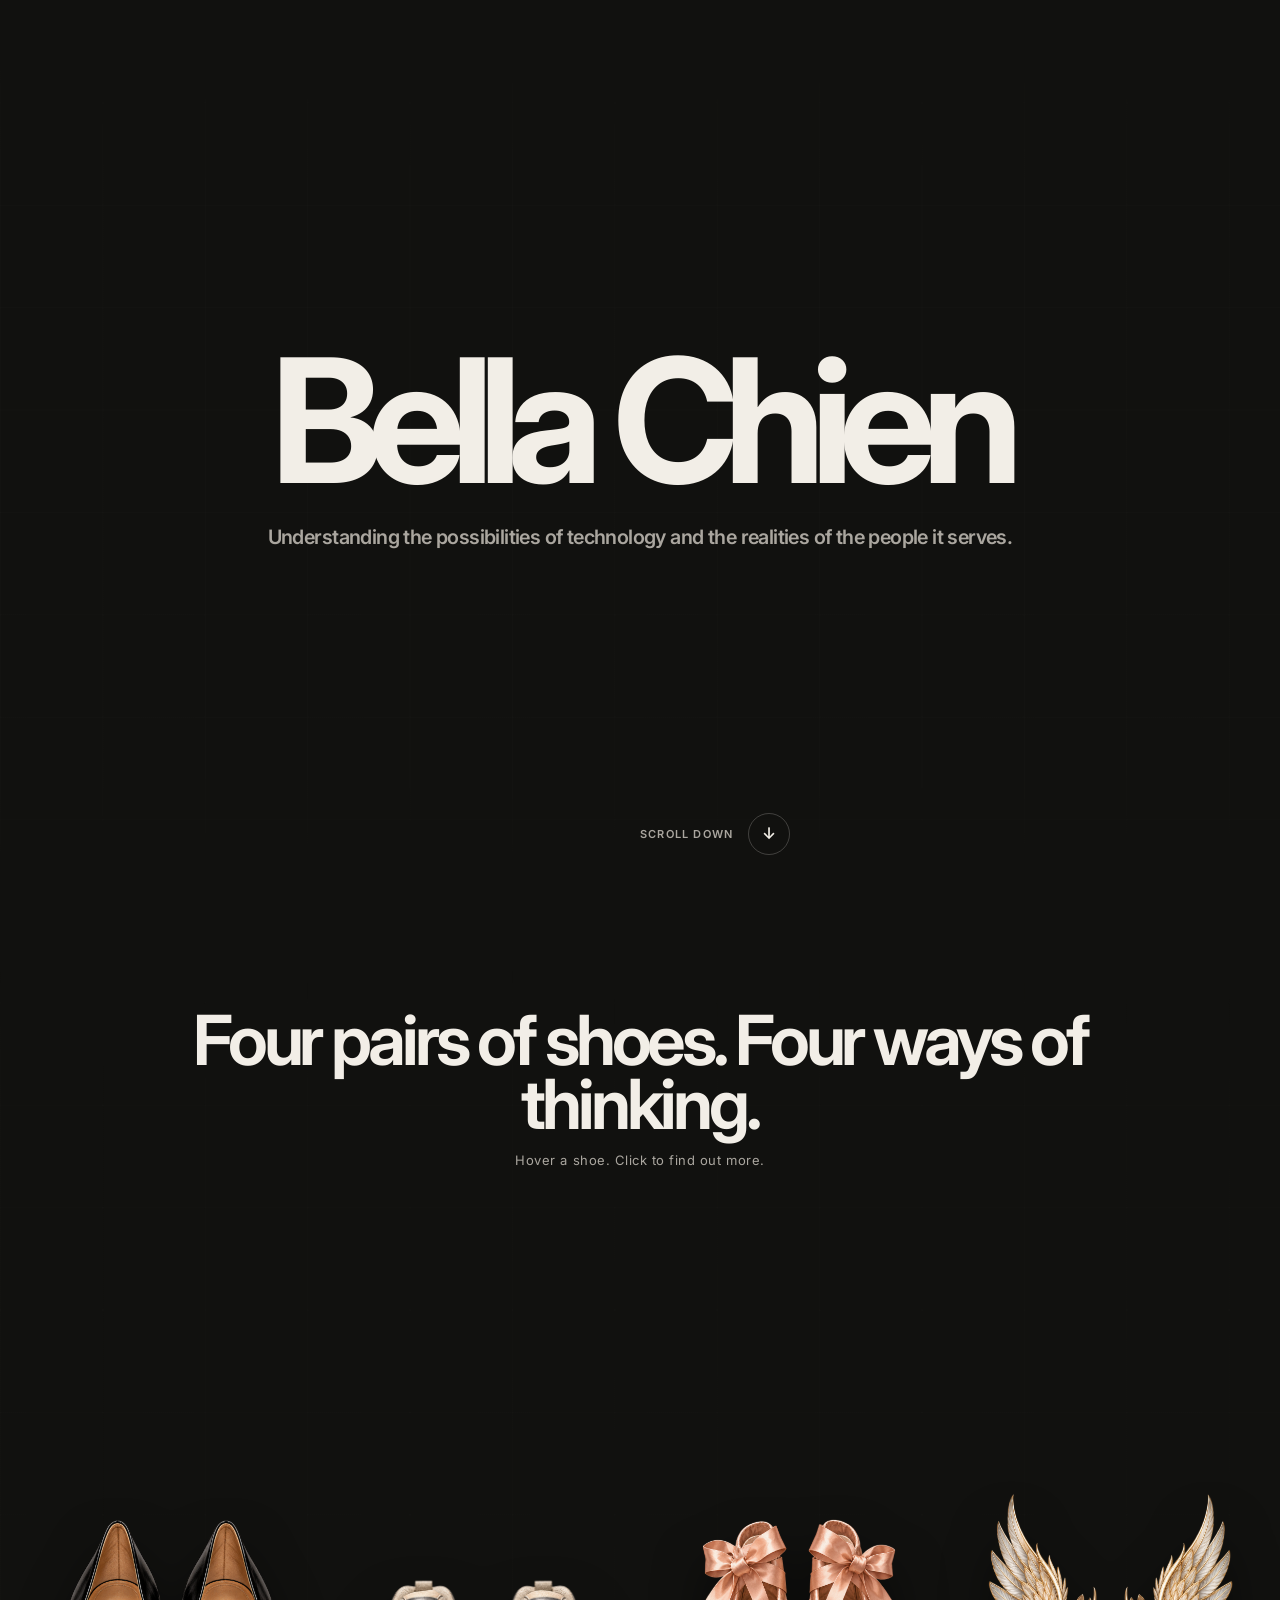
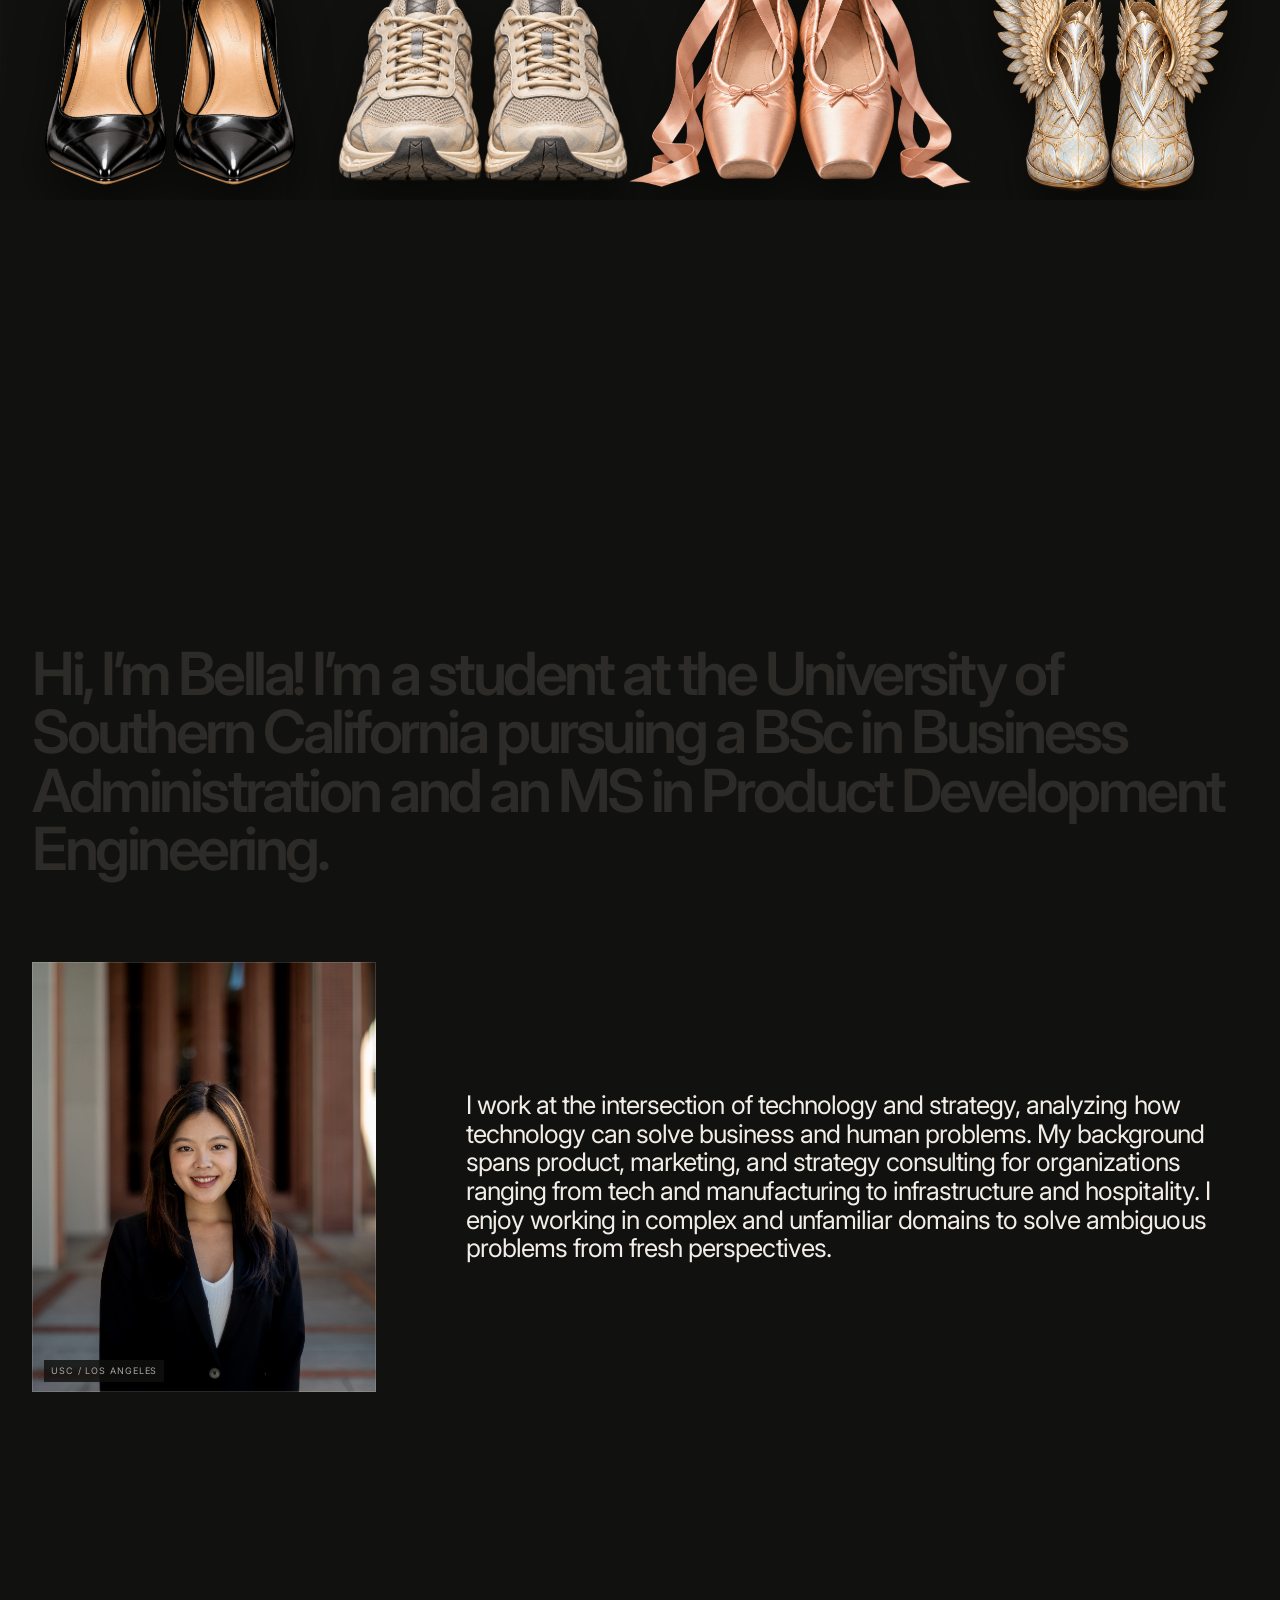
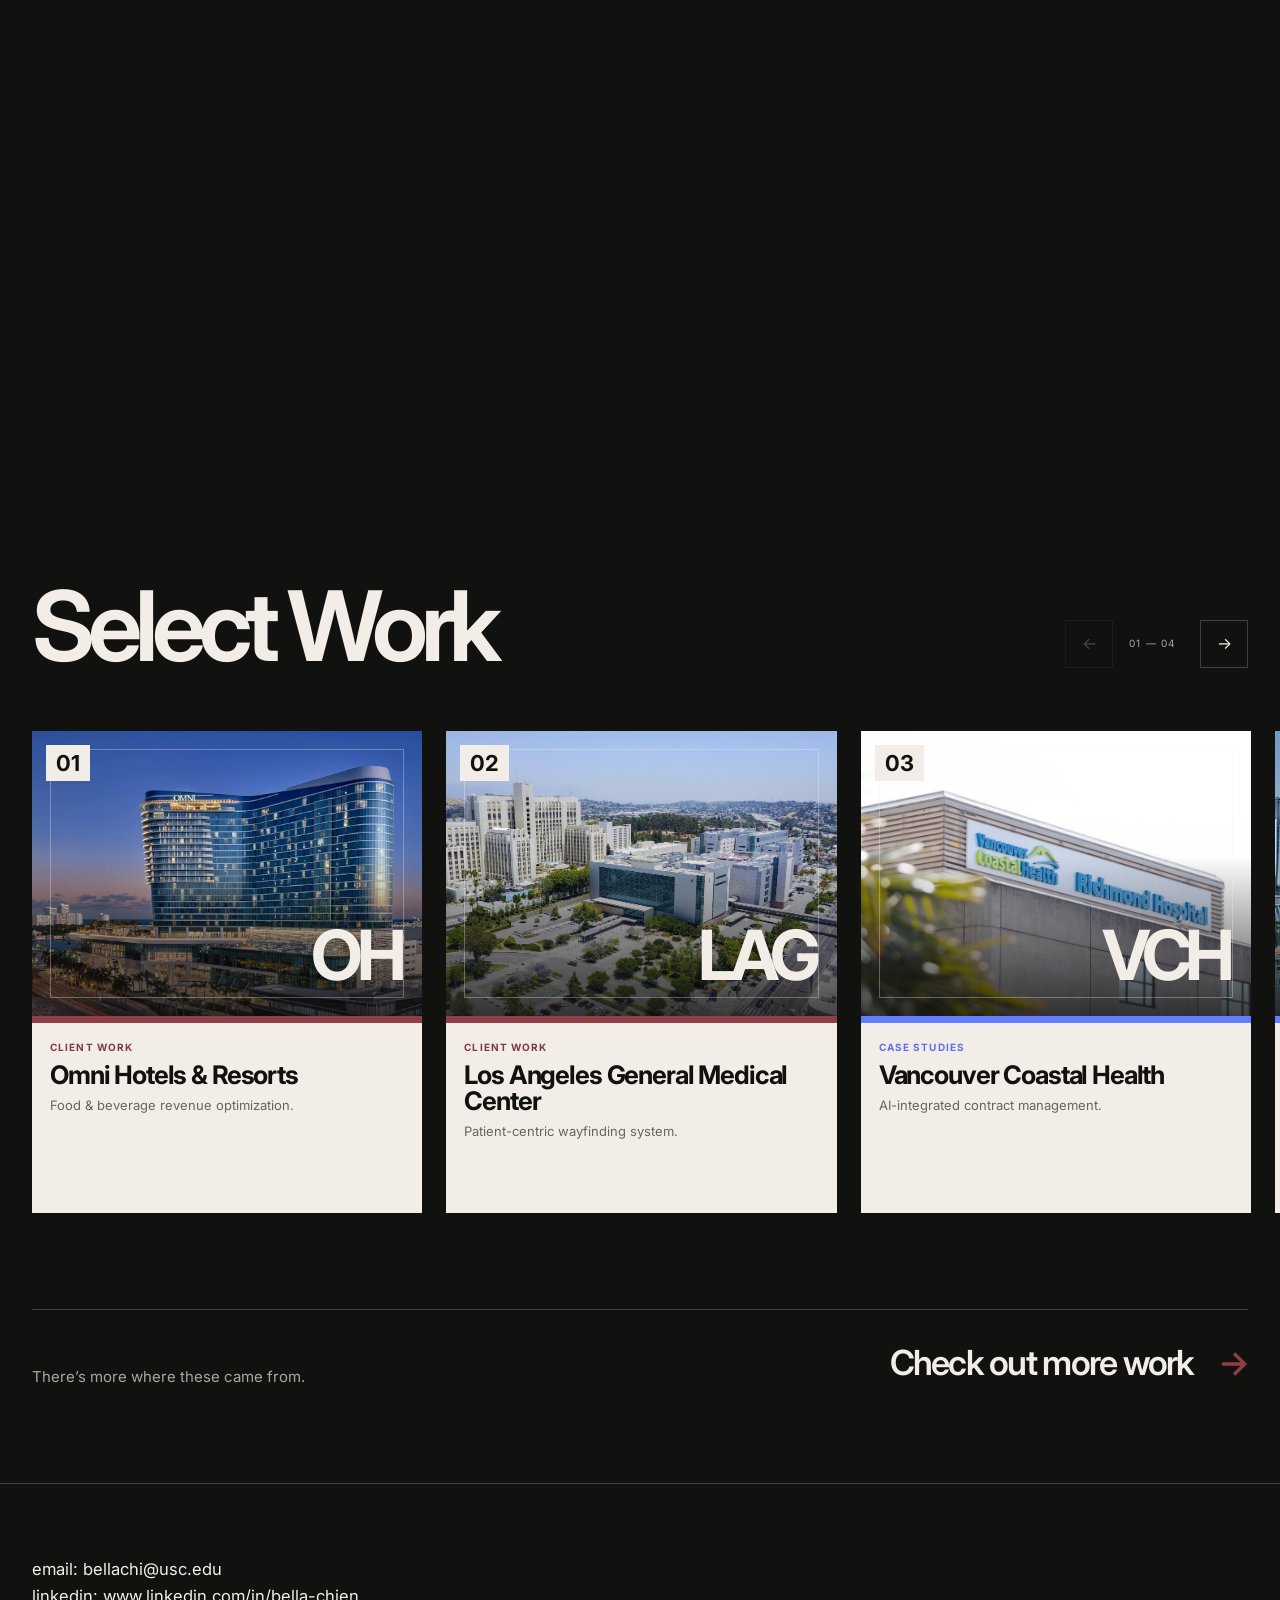
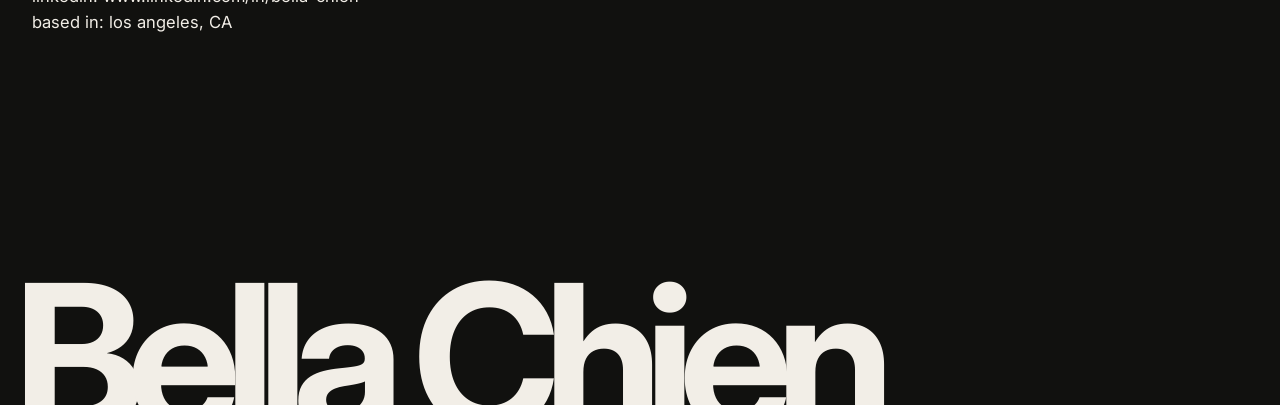
<file: index.html>
<!doctype html>
<html lang="en">
  <head>
    <meta charset="UTF-8" />
    <meta name="viewport" content="width=device-width, initial-scale=1.0" />
    <meta name="description" content="Bella Chien — product, marketing, strategy, and consulting." />
    <meta name="theme-color" content="#11110f" />
    <title>Bella Chien</title>
    <link rel="icon" href="assets/favicon.svg" type="image/svg+xml" />
    <link rel="preconnect" href="https://fonts.googleapis.com" />
    <link rel="preconnect" href="https://fonts.gstatic.com" crossorigin />
    <link href="https://fonts.googleapis.com/css2?family=Inter:wght@400;500;600;700;800&display=swap" rel="stylesheet" />
    <link rel="stylesheet" href="styles.css?v=12" />
    <script src="script.js?v=12" defer></script>
  </head>
  <body>
    <a class="skip-link" href="#main">Skip to content</a>

    <header class="site-header">
      <a href="/" class="brand">bella chien</a>
      <button class="menu-toggle" type="button" aria-expanded="false" aria-controls="site-nav">menu <span aria-hidden="true">+</span></button>
      <nav id="site-nav" class="site-nav" aria-label="Primary navigation">
        <a href="/about-me/">about me</a>
        <a href="/client-work/">client work</a>
        <a href="/case-studies/">case studies</a>
        <a href="/thought-bubbles/">thought bubbles</a>
      </nav>
    </header>

    <main id="main">
      <section class="landing-frame" id="home" aria-labelledby="hero-title">
        <div class="landing-lockup">
          <h1 id="hero-title">Bella Chien</h1>
          <p>Understanding the possibilities of technology and the realities of the people it serves.</p>
        </div>
        <a class="landing-scroll" href="#shoes">
          <span>Scroll down</span>
          <i aria-hidden="true">↓</i>
        </a>
      </section>

      <section class="hero-frame" id="shoes" aria-labelledby="shoe-title">
        <div class="hero-sticky">
          <div class="shoe-prompt">
            <h2 id="shoe-title">Four pairs of shoes. Four ways of thinking.</h2>
            <p>Hover a shoe. Click to find out more.</p>
          </div>

          <nav class="shoe-dock" aria-label="Explore Bella’s portfolio by shoe">
            <a class="shoe-link shoe-client" href="/client-work/" aria-label="High heels — Client Work">
              <span class="shoe-label">Client Work</span>
              <span class="shoe-image-wrap"><img src="assets/dress-shoes-v2.png" alt="Black high heels" /></span>
            </a>
            <a class="shoe-link shoe-cases" href="/case-studies/" aria-label="Running shoes — Case Studies">
              <span class="shoe-label">Case Studies</span>
              <span class="shoe-image-wrap"><img src="assets/running-shoes-v2.png" alt="Cream running shoes" /></span>
            </a>
            <a class="shoe-link shoe-about" href="/about-me/" aria-label="Ballet flats — About Me">
              <span class="shoe-label">About Me</span>
              <span class="shoe-image-wrap"><img src="assets/ballet-shoes-v2.png" alt="Blush ballet flats" /></span>
            </a>
            <a class="shoe-link shoe-thoughts" href="/thought-bubbles/" aria-label="Flying shoes — Thought Bubbles">
              <span class="shoe-label">Thought Bubbles</span>
              <span class="shoe-image-wrap"><img src="assets/winged-shoes-v2.png" alt="Ivory and gold flying shoes" /></span>
            </a>
          </nav>
          <div class="hero-scanline" aria-hidden="true"></div>
        </div>
      </section>

      <section class="intro-frame" id="about" aria-labelledby="about-title">
        <div class="intro-sticky">
          <h2 id="about-title" class="word-flow">Hi, I’m Bella! I’m a student at the University of Southern California pursuing a BSc in Business Administration and an MS in Product Development Engineering.</h2>
          <div class="intro-grid">
            <figure class="portrait-wrap">
              <img src="assets/photos/bella-headshot.jpg" alt="Bella Chien in a black suit at USC" />
              <figcaption>USC / Los Angeles</figcaption>
            </figure>
            <p class="intro-copy">I work at the intersection of technology and strategy, analyzing how technology can solve business and human problems. My background spans product, marketing, and strategy consulting for organizations ranging from tech and manufacturing to infrastructure and hospitality. I enjoy working in complex and unfamiliar domains to solve ambiguous problems from fresh perspectives.</p>
          </div>
        </div>
      </section>

      <section class="work-frame" id="case-studies" aria-labelledby="work-title">
        <div class="work-heading">
          <div>
            <h2 id="work-title">Select Work</h2>
          </div>
          <div class="carousel-controls" aria-label="Carousel controls">
            <button class="carousel-button previous" type="button" aria-label="Previous projects">←</button>
            <span class="carousel-status" aria-live="polite">01 — 04</span>
            <button class="carousel-button next" type="button" aria-label="Next projects">→</button>
          </div>
        </div>

        <div class="project-carousel" tabindex="0" aria-label="Selected project carousel">
          <a class="project-tile client-tile" href="/client-work/#omni-hotels">
            <div class="tile-media"><img src="/assets/projects/omni.webp" alt="Omni hotel at dusk" /><span>01</span><strong>OH</strong></div>
            <div class="tile-info">
              <p>Client Work</p>
              <h3>Omni Hotels &amp; Resorts</h3>
              <span>Food &amp; beverage revenue optimization.</span>
            </div>
          </a>
          <a class="project-tile client-tile" href="/client-work/la-general-medical-center/">
            <div class="tile-media"><img src="/assets/projects/new-lag.jpeg" alt="Aerial view of the LA General Medical Center campus" /><span>02</span><strong>LAG</strong></div>
            <div class="tile-info">
              <p>Client Work</p>
              <h3>Los Angeles General Medical Center</h3>
              <span>Patient-centric wayfinding system.</span>
            </div>
          </a>
          <a class="project-tile product-tile" href="/case-studies/#vancouver-coastal-health">
            <div class="tile-media"><img src="/assets/projects/vch.jpg" alt="Vancouver Coastal Health Richmond Hospital" /><span>03</span><strong>VCH</strong></div>
            <div class="tile-info">
              <p>Case Studies</p>
              <h3>Vancouver Coastal Health</h3>
              <span>AI-integrated contract management.</span>
            </div>
          </a>
          <a class="project-tile product-tile" href="/case-studies/#central-pattana">
            <div class="tile-media"><img src="/assets/projects/new-cpn.jpg" alt="CentralWorld shopping center in Bangkok" /><span>04</span><strong>CPN</strong></div>
            <div class="tile-info">
              <p>Case Studies</p>
              <h3>Central Pattana</h3>
              <span>Reimagining centralwOrld for Gen Z.</span>
            </div>
          </a>
        </div>

        <div class="more-work-cta">
          <p>There’s more where these came from.</p>
          <a href="/client-work/">Check out more work <span aria-hidden="true">→</span></a>
        </div>
      </section>
    </main>

    <footer class="site-footer">
      <div class="footer-contact">
        <a href="mailto:bellachi@usc.edu">email: bellachi@usc.edu</a>
        <a href="https://www.linkedin.com/in/bella-chien">linkedin: www.linkedin.com/in/bella-chien</a>
        <p>based in: los angeles, CA</p>
      </div>
      <div class="footer-name" aria-hidden="true">Bella Chien</div>
    </footer>
  </body>
</html>
</file>
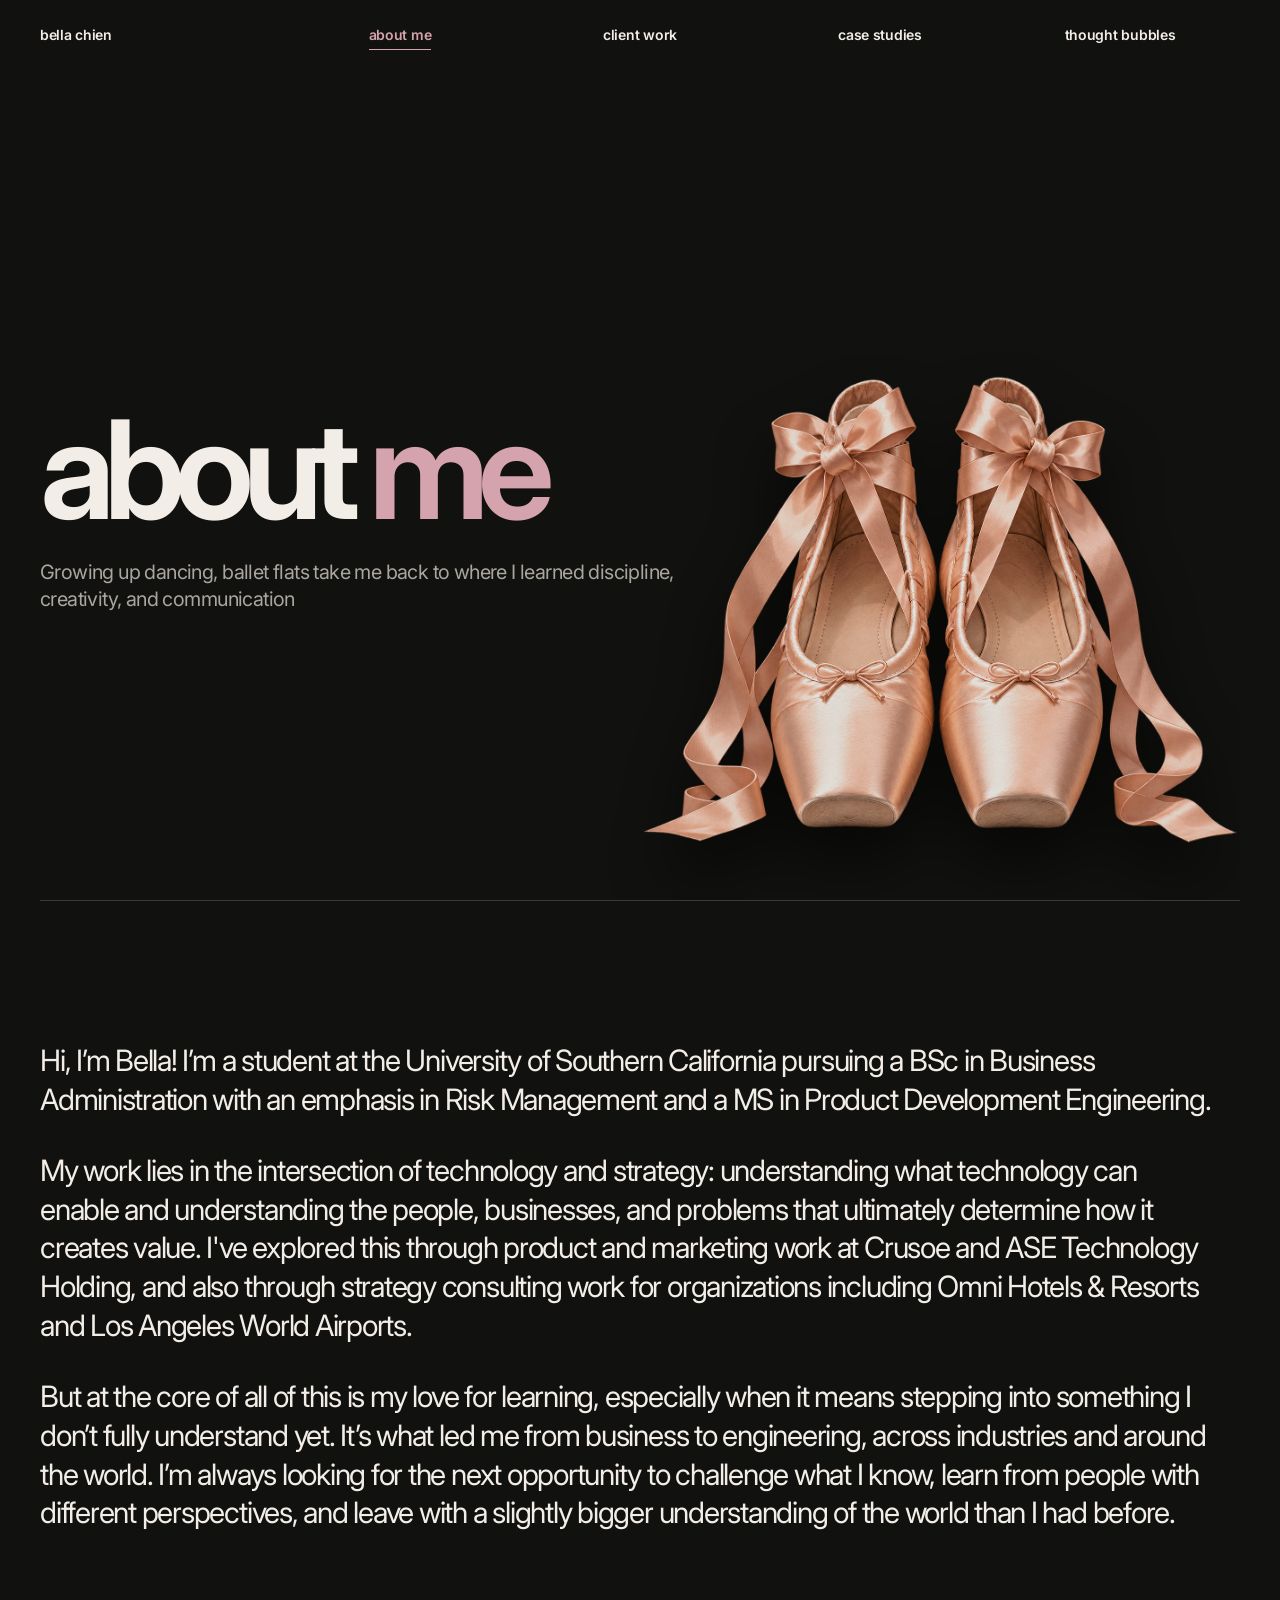
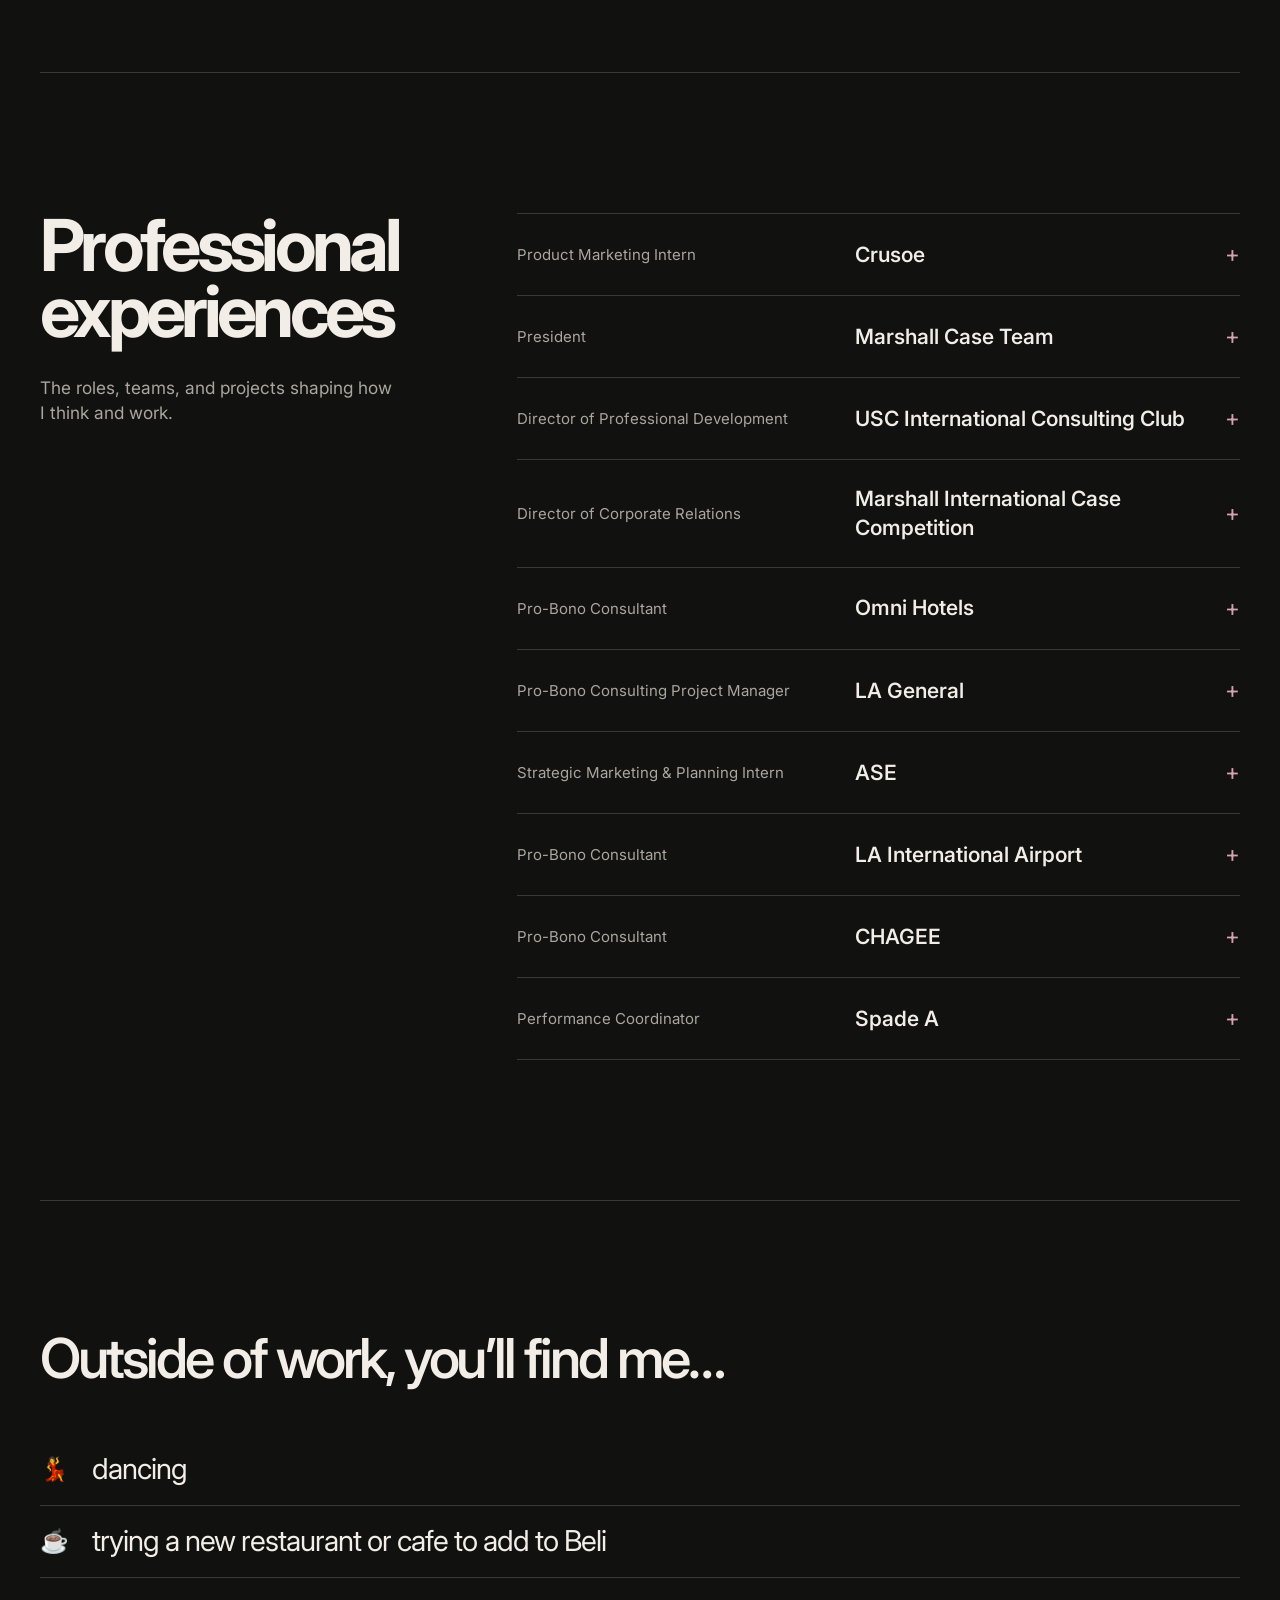
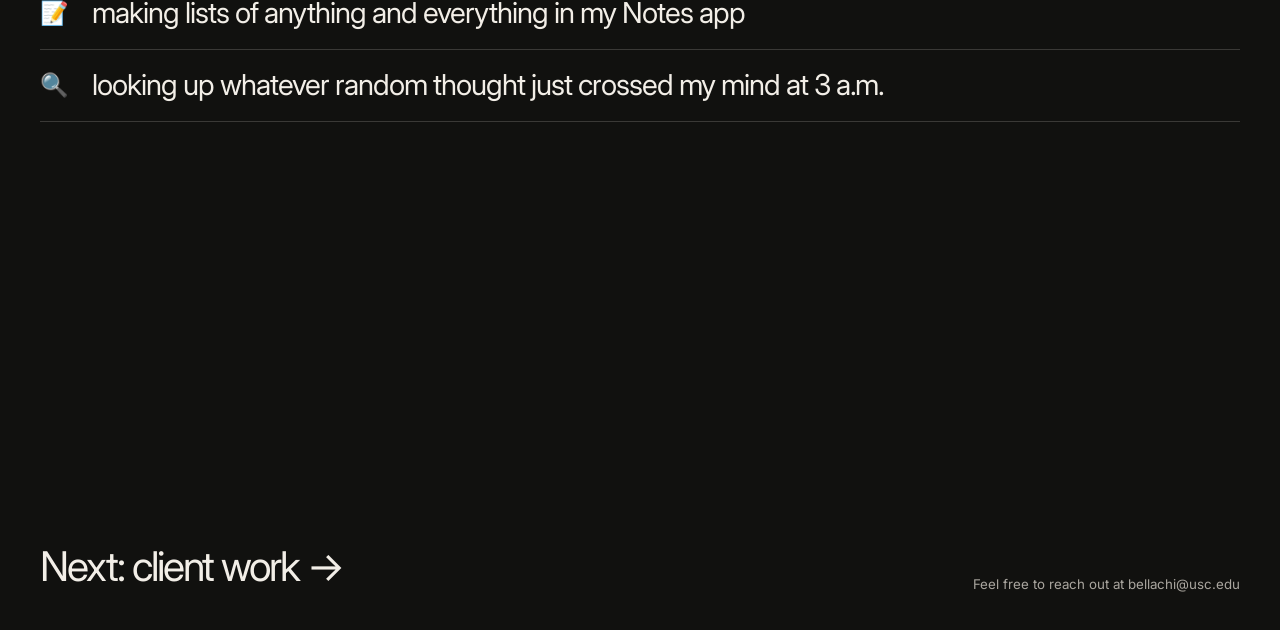
<file: about-me/index.html>
<!doctype html>
<html lang="en">
  <head>
    <meta charset="UTF-8" />
    <meta name="viewport" content="width=device-width, initial-scale=1.0" />
    <meta name="description" content="About Bella Chien — product, strategy, technology, and the people they serve." />
    <meta name="theme-color" content="#11110f" />
    <title>About Me — Bella Chien</title>
    <link rel="icon" href="/assets/favicon.svg" type="image/svg+xml" />
    <link rel="preconnect" href="https://fonts.googleapis.com" />
    <link rel="preconnect" href="https://fonts.gstatic.com" crossorigin />
    <link href="https://fonts.googleapis.com/css2?family=Inter:wght@400;500;600;700&display=swap" rel="stylesheet" />
    <link rel="stylesheet" href="/pages.css?v=6" />
    <script src="/pages.js?v=6" defer></script>
  </head>
  <body class="theme-about">
    <a class="skip-link" href="#main">Skip to content</a>
    <header class="page-header">
      <a class="page-brand" href="/">bella chien</a>
      <button class="page-menu" type="button" aria-expanded="false" aria-controls="page-nav">menu <span aria-hidden="true">+</span></button>
      <nav class="page-nav" id="page-nav" aria-label="Primary navigation">
        <a href="/about-me/" aria-current="page">about me</a>
        <a href="/client-work/">client work</a>
        <a href="/case-studies/">case studies</a>
        <a href="/thought-bubbles/">thought bubbles</a>
      </nav>
    </header>

    <main id="main" class="route-shell">
      <section class="identity-hero reveal">
        <div>
          <h1 class="route-title">about <span>me</span></h1>
          <p class="route-deck">Growing up dancing, ballet flats take me back to where I learned discipline, creativity, and communication</p>
        </div>
        <img class="route-shoe route-shoe-ballet" src="/assets/ballet-shoes-v2.png" alt="Blush ballet shoes" />
      </section>

      <section class="about-prose-block reveal" aria-label="About Bella">
        <div class="about-prose">
          <p>Hi, I’m Bella! I’m a student at the University of Southern California pursuing a BSc in Business Administration with an emphasis in Risk Management and a MS in Product Development Engineering.</p>
          <p>My work lies in the intersection of technology and strategy: understanding what technology can enable and understanding the people, businesses, and problems that ultimately determine how it creates value. I've explored this through product and marketing work at Crusoe and ASE Technology Holding, and also through strategy consulting work for organizations including Omni Hotels &amp; Resorts and Los Angeles World Airports.</p>
          <p>But at the core of all of this is my love for learning, especially when it means stepping into something I don’t fully understand yet. It’s what led me from business to engineering, across industries and around the world. I’m always looking for the next opportunity to challenge what I know, learn from people with different perspectives, and leave with a slightly bigger understanding of the world than I had before.</p>
        </div>
      </section>

      <section class="experience-archive reveal" aria-labelledby="experience-title">
        <div class="archive-heading">
          <h2 id="experience-title">Professional experiences</h2>
          <p class="archive-subtitle">The roles, teams, and projects shaping how I think and work.</p>
        </div>
        <div class="experience-accordion">
          <details>
            <summary><span>Product Marketing Intern</span><strong>Crusoe</strong><i>+</i></summary>
            <p>Crusoe is an AI infrastructure company building the infrastructure that powers AI, from energy to compute. As a Product Marketing Intern, I focus on how Crusoe goes to market across industries, understanding where our products fit and translating those insights into clear, buyer-relevant stories. My work synthesizes market research, customer and commercial insights, and cross-functional collaboration to help connect what Crusoe builds with where and how it creates value.</p>
          </details>
          <details>
            <summary><span>President</span><strong>Marshall Case Team</strong><i>+</i></summary>
            <p>USC Marshall Case Team is Marshall’s official case competition team, representing USC at international competitions where students develop and present solutions to complex business problems. I currently lead our 40+ member team, with a focus on developing strong problem solvers through case training while building a community that extends beyond the competitions themselves.</p>
          </details>
          <details>
            <summary><span>Director of Professional Development</span><strong>USC International Consulting Club</strong><i>+</i></summary>
            <p>USC International Consulting Club (ICC) is a student-run organization that provides pro-bono consulting to global clients ranging from startups to Fortune 500s across industries. I lead ICC’s 10-week professional development program, equipping new members with the research, analysis, and problem-solving skills needed to succeed on client engagements.</p>
          </details>
          <details>
            <summary><span>Director of Corporate Relations</span><strong>Marshall International Case Competition</strong><i>+</i></summary>
            <p>The USC Marshall International Case Competition brings together students from 20 leading undergraduate business programs around the world for an eight-day case competition in Los Angeles. I supported the competition’s corporate partnerships, working with external sponsors to help fund event operations and shape the delegate experience.</p>
          </details>
          <details>
            <summary><span>Pro-Bono Consultant</span><strong>Omni Hotels</strong><i>+</i></summary>
            <p>Omni Hotels &amp; Resorts wanted to evaluate how its food and beverage operations could transition from a guest amenity into a scalable, profit-driving business nationwide. The project focused on diagnosing revenue leakage from discounting, inconsistent pricing practices, and fragmented operational data, as well as identifying opportunities to increase check size, local diner capture, and repeat visitation. Our team developed a comprehensive strategy spanning menu engineering, AI-enabled pricing tools, discount governance, staff training, and digital guest engagement. The recommendations established a national framework to sustainably grow F&amp;B revenue while preserving Omni’s luxury brand positioning.</p>
          </details>
          <details>
            <summary><span>Pro-Bono Consulting Project Manager</span><strong>LA General</strong><i>+</i></summary>
            <p>LA General Medical Center asked our team to redesign its wayfinding system across a complex, multi-building campus serving a diverse patient population. The project addressed navigation challenges that disproportionately affected first-time visitors, non-English speakers, elderly patients, and individuals with disabilities. By mapping the full patient journey from pre-arrival to appointment, we identified breakdowns in communication, signage, and digital tools. Our recommendations centered on a hybrid wayfinding model combining multilingual pre-arrival communication, ADA-compliant physical signage, and digital mapping solutions to reduce confusion, improve punctuality, and enhance overall patient experience without requiring major structural changes.</p>
          </details>
          <details>
            <summary><span>Strategic Marketing &amp; Planning Intern</span><strong>ASE</strong><i>+</i></summary>
            <p>ASE Technology Holding is the world’s largest outsourced semiconductor assembly and test (OSAT) provider, operating at a critical stage of the global semiconductor value chain. Within the Strategic Marketing and Planning team, I worked on market and industry analysis to understand emerging opportunities, competitive dynamics, and the broader trends shaping the semiconductor industry.</p>
          </details>
          <details>
            <summary><span>Pro-Bono Consultant</span><strong>LA International Airport</strong><i>+</i></summary>
            <p>Los Angeles World Airports partnered with our team to support the launch of the Landside Access Modernization Program (LAMP) and prepare for significant passenger influxes ahead of the 2028 Olympics and World Cup. Our work evaluated digital and in-person communication strategies, innovative accessibility technologies, and global best practices from prior Olympic host airports. We delivered a phased strategy encompassing inclusive marketing, partnerships with disability advocacy groups, wayfinding innovations, staff training, and event-ready operational planning to position LAX as a global leader in accessible and inclusive air travel.</p>
          </details>
          <details>
            <summary><span>Pro-Bono Consultant</span><strong>CHAGEE</strong><i>+</i></summary>
            <p>CHAGEE is a Chinese milk tea brand and at the time were looking to launch their first U.S. flagship store. They came to us looking for a localization strategy, gathering data about Gen Z consumption behavior and exploring potential marketing channels.</p>
          </details>
          <details>
            <summary><span>Performance Coordinator</span><strong>Spade A</strong><i>+</i></summary>
            <p>Spade A Dance is a USC-based global K-pop cover dance group committed to producing high-quality videos. Our Youtube account has garnered over 5.8M views and 21.1k subscribers. As the Performance Coordinator, I organized four external performances with other USC student organizations and cultural festivals, managing communication with event organizers and overseeing performance filming and editing. Additionally, I managed SpadeA’s showcase with 50+ performers by organizing rehearsal schedules and communicating with the venue production team to arrange lighting, sound, and other technical needs.</p>
          </details>
        </div>
      </section>

      <section class="off-clock reveal">
        <h2>Outside of work, you’ll find me…</h2>
        <ul>
          <li><span>💃</span> dancing</li>
          <li><span>☕</span> trying a new restaurant or cafe to add to Beli</li>
          <li><span>📝</span> making lists of anything and everything in my Notes app</li>
          <li><span>🔍</span> looking up whatever random thought just crossed my mind at 3 a.m.</li>
        </ul>
      </section>

      <footer class="route-footer reveal">
        <a href="/client-work/">Next: client work →</a>
        <small>Feel free to reach out at <a href="mailto:bellachi@usc.edu">bellachi@usc.edu</a></small>
      </footer>
    </main>
  </body>
</html>
</file>
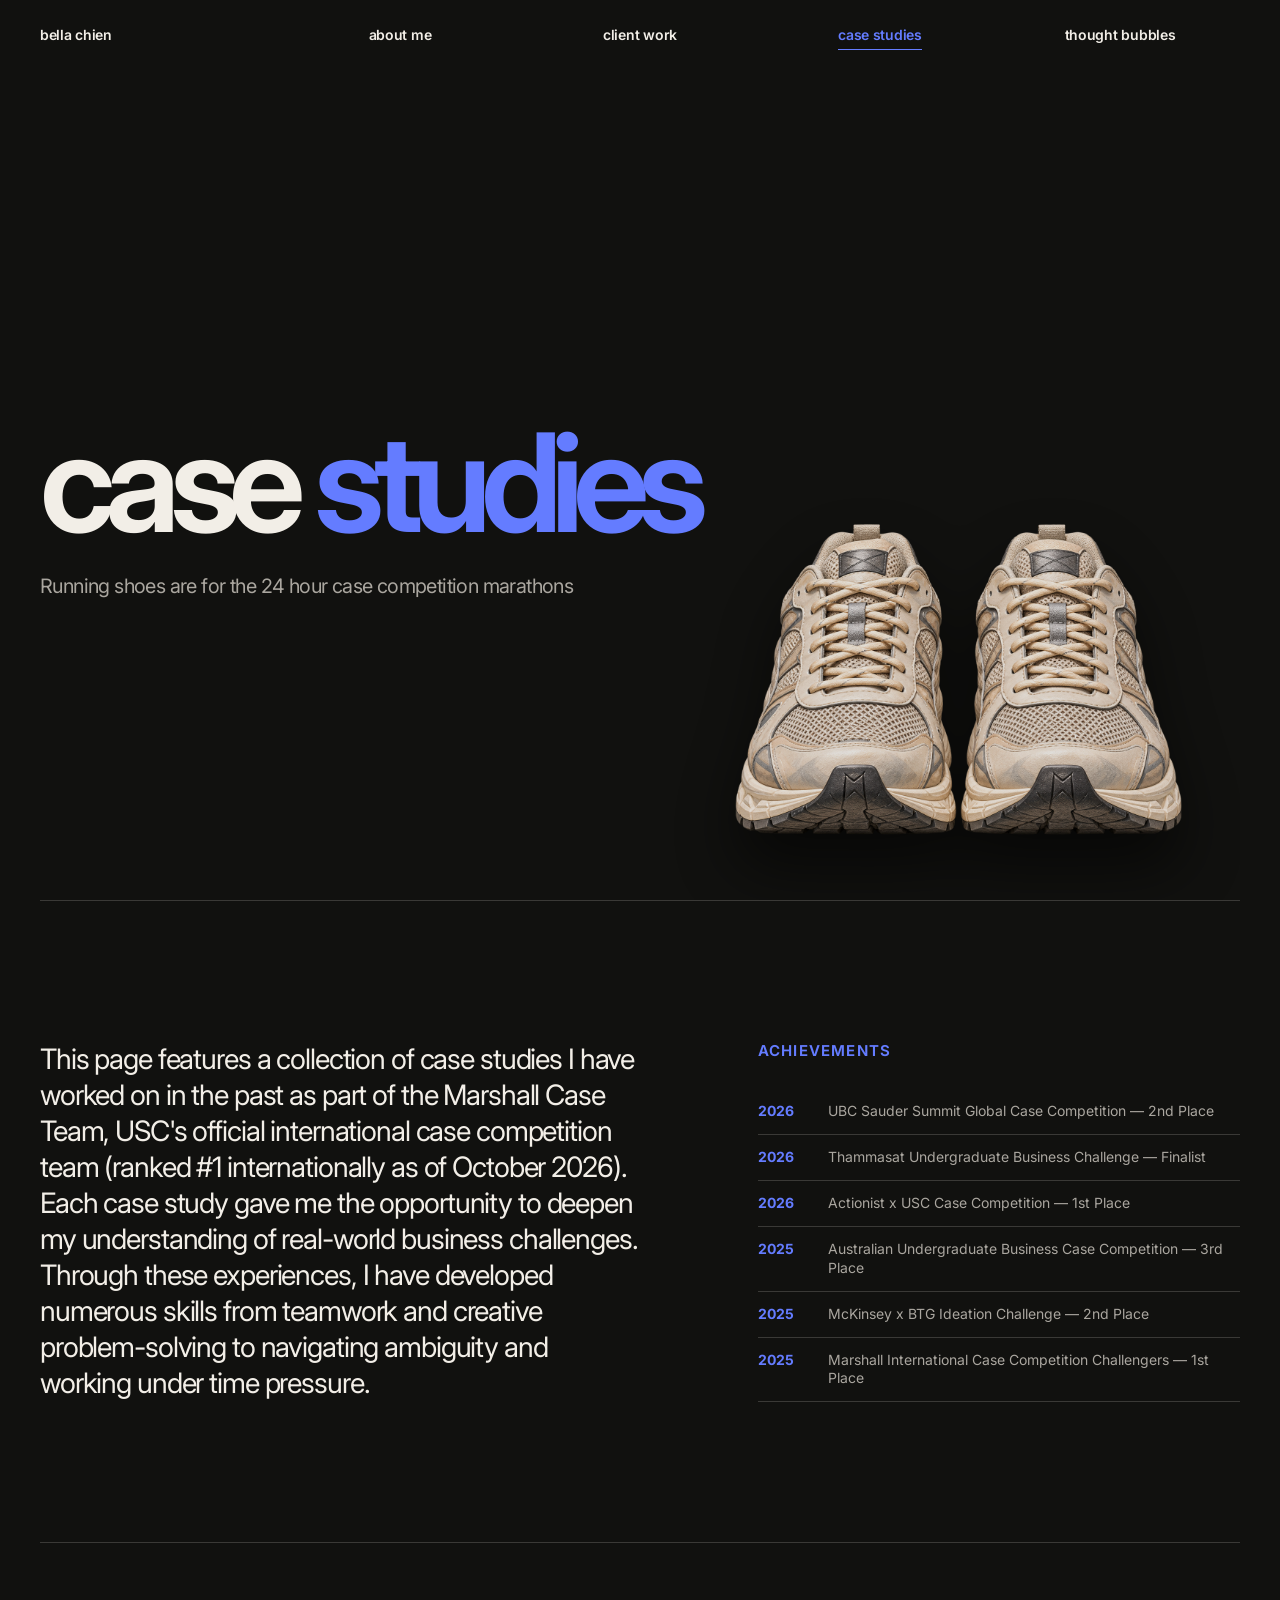
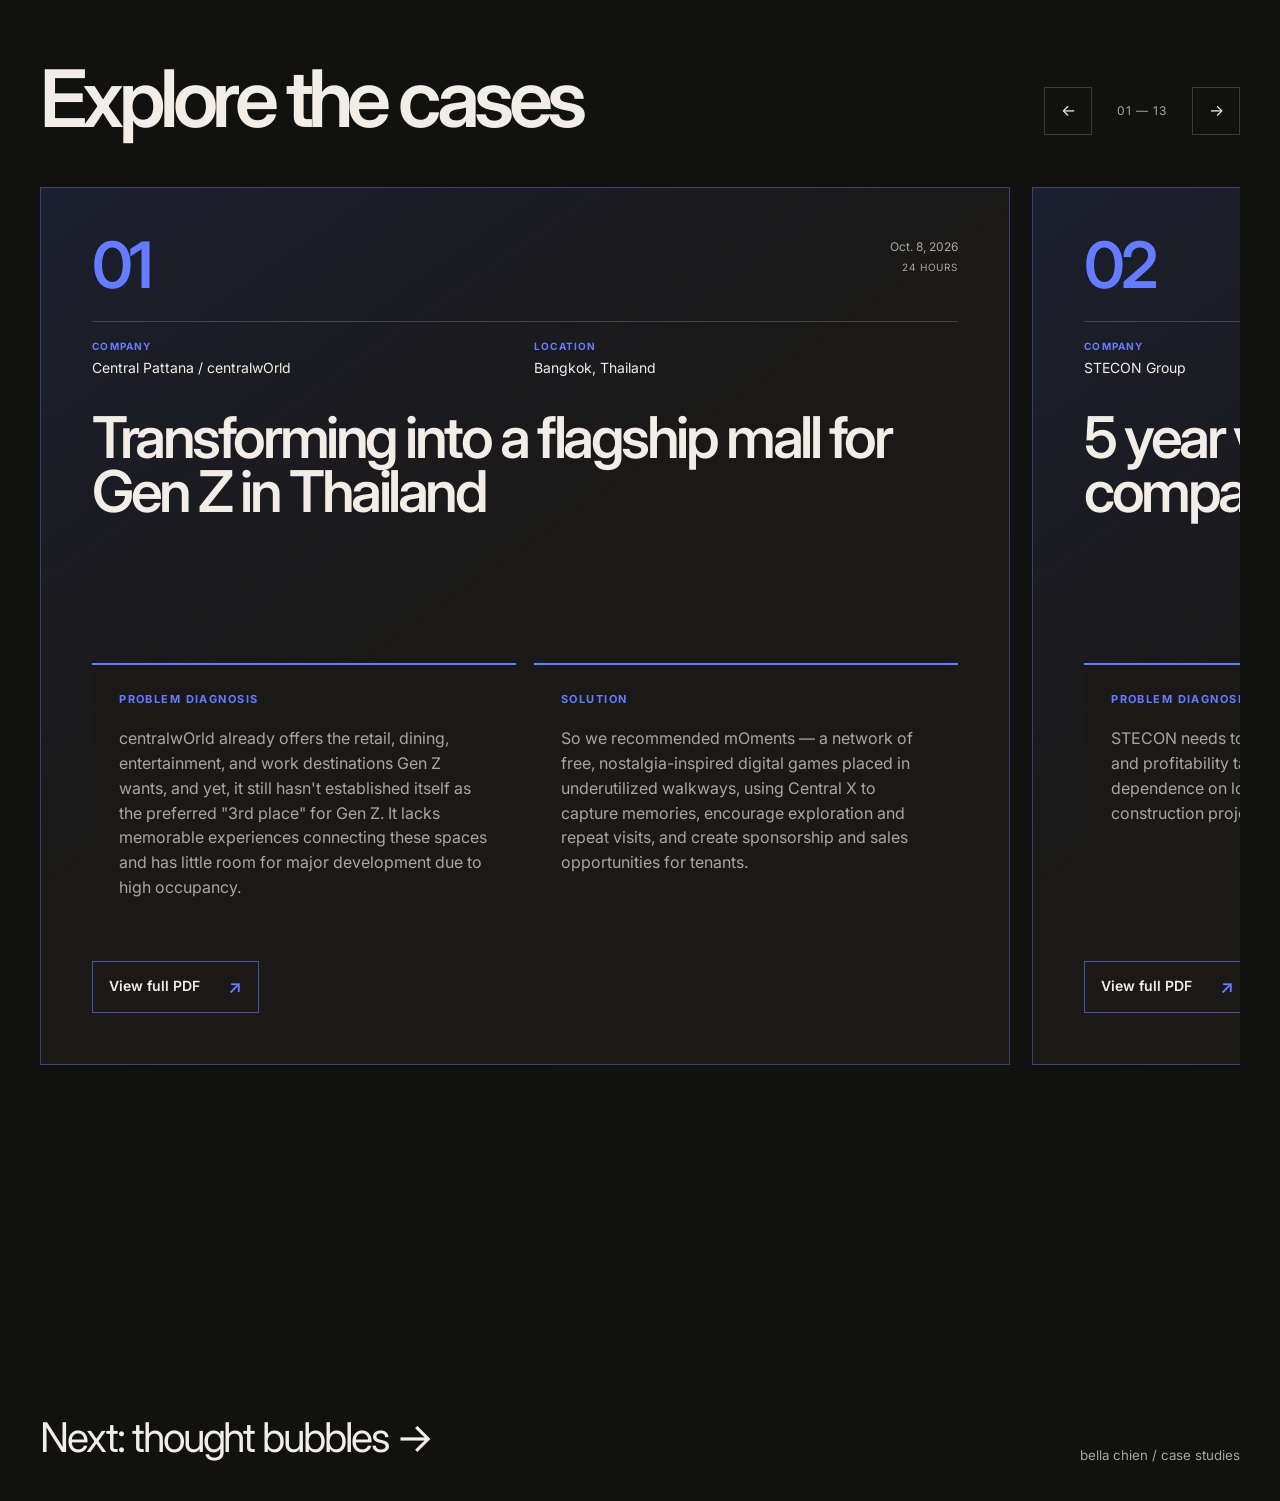
<file: case-studies/index.html>
<!doctype html>
<html lang="en">
  <head>
    <meta charset="UTF-8" />
    <meta name="viewport" content="width=device-width, initial-scale=1.0" />
    <meta name="description" content="Bella Chien’s case studies and case competition work." />
    <meta name="theme-color" content="#11110f" />
    <title>Case Studies — Bella Chien</title>
    <link rel="icon" href="/assets/favicon.svg" type="image/svg+xml" />
    <link rel="preconnect" href="https://fonts.googleapis.com" />
    <link rel="preconnect" href="https://fonts.gstatic.com" crossorigin />
    <link href="https://fonts.googleapis.com/css2?family=Inter:wght@400;500;600;700&display=swap" rel="stylesheet" />
    <link rel="stylesheet" href="/pages.css?v=6" />
    <script src="/pages.js?v=6" defer></script>
  </head>
  <body class="theme-cases">
    <a class="skip-link" href="#main">Skip to content</a>
    <header class="page-header">
      <a class="page-brand" href="/">bella chien</a>
      <button class="page-menu" type="button" aria-expanded="false" aria-controls="page-nav">menu <span aria-hidden="true">+</span></button>
      <nav class="page-nav" id="page-nav" aria-label="Primary navigation">
        <a href="/about-me/">about me</a>
        <a href="/client-work/">client work</a>
        <a href="/case-studies/" aria-current="page">case studies</a>
        <a href="/thought-bubbles/">thought bubbles</a>
      </nav>
    </header>

    <main id="main" class="route-shell">
      <section class="identity-hero reveal">
        <div>
          <h1 class="route-title">case <span>studies</span></h1>
          <p class="route-deck">Running shoes are for the 24 hour case competition marathons</p>
        </div>
        <img class="route-shoe route-shoe-runners" src="/assets/running-shoes-v2.png" alt="Cream running shoes" />
      </section>

      <section class="strategy-intro reveal">
        <p>This page features a collection of case studies I have worked on in the past as part of the Marshall Case Team, USC's official international case competition team (ranked #1 internationally as of October 2026). Each case study gave me the opportunity to deepen my understanding of real-world business challenges. Through these experiences, I have developed numerous skills from teamwork and creative problem-solving to navigating ambiguity and working under time pressure.</p>
        <div class="achievement-block">
          <h2>Achievements</h2>
          <ul>
            <li><span>2026</span> UBC Sauder Summit Global Case Competition — 2nd Place</li>
            <li><span>2026</span> Thammasat Undergraduate Business Challenge — Finalist</li>
            <li><span>2026</span> Actionist x USC Case Competition — 1st Place</li>
            <li><span>2025</span> Australian Undergraduate Business Case Competition — 3rd Place</li>
            <li><span>2025</span> McKinsey x BTG Ideation Challenge — 2nd Place</li>
            <li><span>2025</span> Marshall International Case Competition Challengers — 1st Place</li>
          </ul>
        </div>
      </section>

      <section class="case-carousel-section reveal" aria-labelledby="case-archive-title">
        <div class="case-carousel-heading">
          <h2 id="case-archive-title">Explore the cases</h2>
          <div class="case-carousel-controls" aria-label="Case carousel controls">
            <button class="case-carousel-button case-previous" type="button" aria-label="Previous case">←</button>
            <span class="case-carousel-status" aria-live="polite">01 — 13</span>
            <button class="case-carousel-button case-next-button" type="button" aria-label="Next case">→</button>
          </div>
        </div>

        <div class="case-carousel" data-case-carousel tabindex="0" aria-label="Case studies carousel">
          <article class="case-card" id="central-pattana">
            <header class="case-card-header"><span class="case-card-number">01</span><div><time>Oct. 8, 2026</time><small>24 hours</small></div></header>
            <div class="case-card-meta"><p><span>Company</span>Central Pattana / centralwOrld</p><p><span>Location</span>Bangkok, Thailand</p></div>
            <h2>Transforming into a flagship mall for Gen Z in Thailand</h2>
            <div class="diagnosis-solution">
              <div><strong>Problem diagnosis</strong><p>centralwOrld already offers the retail, dining, entertainment, and work destinations Gen Z wants, and yet, it still hasn't established itself as the preferred "3rd place" for Gen Z. It lacks memorable experiences connecting these spaces and has little room for major development due to high occupancy.</p></div>
              <div><strong>Solution</strong><p>So we recommended mOments — a network of free, nostalgia-inspired digital games placed in underutilized walkways, using Central X to capture memories, encourage exploration and repeat visits, and create sponsorship and sales opportunities for tenants.</p></div>
            </div>
            <a class="pdf-link" href="/assets/pdfs/case-studies/central-pattana-cpn.pdf" target="_blank" rel="noopener">View full PDF <span>↗</span></a>
          </article>

          <article class="case-card" id="stecon">
            <header class="case-card-header"><span class="case-card-number">02</span><div><time>Sep. 25, 2026</time><small>24 hours</small></div></header>
            <div class="case-card-meta"><p><span>Company</span>STECON Group</p><p><span>Location</span>Thailand</p></div>
            <h2>5 year vision for Thai construction company</h2>
            <div class="diagnosis-solution">
              <div><strong>Problem diagnosis</strong><p>STECON needs to reach its Mission 2030 growth and profitability targets while reducing its dependence on lower-margin, one-time construction projects.</p></div>
              <div><strong>Solution</strong><p>Our team proposed a dual-engine growth strategy: establish a specialized platform for higher-value data-centre construction, while building recurring revenue through partnerships and controlled investments in water-management companies across Thailand’s Eastern Economic Corridor.</p></div>
            </div>
            <a class="pdf-link" href="/assets/pdfs/case-studies/stecon.pdf" target="_blank" rel="noopener">View full PDF <span>↗</span></a>
          </article>

          <article class="case-card" id="lazada">
            <header class="case-card-header"><span class="case-card-number">03</span><div><time>Sep. 11, 2026</time><small>5 hours</small></div></header>
            <div class="case-card-meta"><p><span>Company</span>Lazada / LazMall</p><p><span>Location</span>Thailand</p></div>
            <h2>Building loyalty for e-commerce platform in Thailand</h2>
            <div class="diagnosis-solution">
              <div><strong>Problem diagnosis</strong><p>LazMall’s authenticity guarantee is becoming less differentiated as competing platforms offer similar assurances, while premium consumers increasingly expect personalization, convenience, exclusivity, and superior after-sales service.</p></div>
              <div><strong>Solution</strong><p>The team recommended LazMall Select, a subscription offering personalized product recommendations, curated LazPick inventory, free one-day delivery, seamless returns and replacements, and automatic replenishment and product-upgrade suggestions.</p></div>
            </div>
            <a class="pdf-link" href="/assets/pdfs/case-studies/lazada.pdf" target="_blank" rel="noopener">View full PDF <span>↗</span></a>
          </article>

          <article class="case-card" id="vancouver-coastal-health">
            <header class="case-card-header"><span class="case-card-number">04</span><div><time>Case competition</time><small>24 hours</small></div></header>
            <div class="case-card-meta"><p><span>Company</span>Vancouver Coastal Health</p><p><span>Location</span>Vancouver, Canada</p></div>
            <h2>AI-integrated contract management</h2>
            <div class="diagnosis-solution">
              <div><strong>Problem diagnosis</strong><p>VCH’s growing contract portfolio is managed through fragmented, manual, and largely reactive processes, creating unclear priorities, limited portfolio visibility, and difficulty managing diverse providers in a culturally safe way.</p></div>
              <div><strong>Solution</strong><p>The team recommended a risk-tiered framework that scores contracts by severity and value, standardizes KPIs across providers, automatically captures performance data in Oracle CLMS, and uses dashboards and escalation rules to identify risks before they become crises.</p></div>
            </div>
            <a class="pdf-link" href="/assets/pdfs/case-studies/vancouver-coastal-health.pdf" target="_blank" rel="noopener">View full PDF <span>↗</span></a>
          </article>

          <article class="case-card" id="thrift">
            <header class="case-card-header"><span class="case-card-number">05</span><div><time>Case competition</time><small>15 hours</small></div></header>
            <div class="case-card-meta"><p><span>Company</span>ABC Thrift</p><p><span>Location</span>Western United States</p></div>
            <h2>Long-term expansion plan for thrift store</h2>
            <div class="diagnosis-solution">
              <div><strong>Problem diagnosis</strong><p>ABC Thrift wants to enter the faster-growing U.S. market and generate significant growth, but a full acquisition would be too expensive, organic expansion too slow, and an e-commerce-first approach poorly aligned with its store-based strengths.</p></div>
              <div><strong>Solution</strong><p>The team recommended acquiring ReValue’s western U.S. stores through a targeted carve-out, gradually integrating and rebranding them, improving merchandising and operations, and then expanding into attractive underserved locations.</p></div>
            </div>
            <a class="pdf-link" href="/assets/pdfs/case-studies/thrift.pdf" target="_blank" rel="noopener">View full PDF <span>↗</span></a>
          </article>

          <article class="case-card" id="rick-hansen-foundation">
            <header class="case-card-header"><span class="case-card-number">06</span><div><time>Case competition</time><small>4 hours</small></div></header>
            <div class="case-card-meta"><p><span>Company</span>Rick Hansen Foundation</p><p><span>Location</span>Southern California, United States</p></div>
            <h2>Scaling global awareness for social impact</h2>
            <div class="diagnosis-solution">
              <div><strong>Problem diagnosis</strong><p>The Rick Hansen Foundation wants to expand its disability-awareness and youth-leadership programs beyond Canada, but needs a scalable model, local partners, and stronger international brand awareness.</p></div>
              <div><strong>Solution</strong><p>Our team recommended piloting a global youth accessibility ideation challenge in Southern California, scaling it through Rotary youth clubs, and building public awareness through a Paralympics-linked #OneShotChallenge social campaign.</p></div>
            </div>
            <a class="pdf-link" href="/assets/pdfs/case-studies/rick-hansen-foundation.pdf" target="_blank" rel="noopener">View full PDF <span>↗</span></a>
          </article>

          <article class="case-card" id="clio">
            <header class="case-card-header"><span class="case-card-number">07</span><div><time>Case competition</time><small>17 hours</small></div></header>
            <div class="case-card-meta"><p><span>Company</span>Clio</p><p><span>Location</span>Vancouver, Canada</p></div>
            <h2>Product led growth for legaltech</h2>
            <div class="diagnosis-solution">
              <div><strong>Problem diagnosis</strong><p>Clio offers multiple products across the legal workflow, but many existing customers are unaware of these add-ons, while generic notifications or firm-wide trials could be disruptive and discourage adoption.</p></div>
              <div><strong>Solution</strong><p>The team recommended the D.R.I.V.E. product-led growth strategy, which detects workflow inefficiencies, introduces contextual product previews, offers low-commitment matter-level trials, quantifies the resulting value for decision-makers, supports firm-wide onboarding, and repeats the process across the customer’s workflow.</p></div>
            </div>
            <a class="pdf-link" href="/assets/pdfs/case-studies/clio.pdf" target="_blank" rel="noopener">View full PDF <span>↗</span></a>
          </article>

          <article class="case-card" id="blenz">
            <header class="case-card-header"><span class="case-card-number">08</span><div><time>Case competition</time><small>15 hours</small></div></header>
            <div class="case-card-meta"><p><span>Company</span>Blenz Coffee</p><p><span>Location</span>Kuala Lumpur, Malaysia</p></div>
            <h2>Creating communities through coffee</h2>
            <div class="diagnosis-solution">
              <div><strong>Problem diagnosis</strong><p>Blenz wants to resume international growth without repeating previous difficulties involving weak franchise partners, cultural gaps, legal misunderstandings, and operational complexity.</p></div>
              <div><strong>Solution</strong><p>The team recommended entering Malaysia through an experienced partner, Marrybrown, beginning with three Kuala Lumpur pilots and localizing the brand through halal-compliant menu items, community-focused store designs, digital ordering, gamification, and an expanded loyalty program.</p></div>
            </div>
            <a class="pdf-link" href="/assets/pdfs/case-studies/blenz.pdf" target="_blank" rel="noopener">View full PDF <span>↗</span></a>
          </article>

          <article class="case-card" id="newaim">
            <header class="case-card-header"><span class="case-card-number">09</span><div><time>Oct. 23, 2025</time><small>12 hours</small></div></header>
            <div class="case-card-meta"><p><span>Company</span>NewAim / Dropshipzone</p><p><span>Location</span>Malaysia</p></div>
            <h2>Expanding NewAim’s marketplace into Malaysia</h2>
            <div class="diagnosis-solution">
              <div><strong>Problem diagnosis</strong><p>NewAim is Australia’s leading B2B2C marketplace, enabling businesses to run dropshipping operations. After two decades of success in the Australian market, NewAim hopes to expand internationally through its subsidiary Dropshipzone, leveraging its technology, logistics, and ecosystem strengths to empower global brands and sellers.</p></div>
              <div><strong>Solution</strong><p>Our team recommended NewAim to expand into Malaysia because there is strong demand for e-commerce and SME growth to foster a self-sustaining localized ecosystem which can help set NewAim up for long-term growth in the APAC region.</p></div>
            </div>
            <a class="pdf-link" href="/assets/pdfs/case-studies/newaim.pdf" target="_blank" rel="noopener">View full PDF <span>↗</span></a>
          </article>

          <article class="case-card" id="brandscent">
            <header class="case-card-header"><span class="case-card-number">10</span><div><time>Oct. 20, 2025</time><small>5 hours</small></div></header>
            <div class="case-card-meta"><p><span>Company</span>BrandScent</p><p><span>Location</span>Australia</p></div>
            <h2>Scaling scent marketing through B2B personalization</h2>
            <div class="diagnosis-solution">
              <div><strong>Problem diagnosis</strong><p>BrandScent, a boutique scent-marketing agency, faced limited scalability due to high production costs, intense competition, and strong seasonality driven by gifting cycles, making sustainable growth difficult.</p></div>
              <div><strong>Solution</strong><p>To address this, we recommended pivoting resources toward BrandScent’s B2B offering by targeting real estate brokerages and furniture retailers. This shift reduced seasonality, improved margins through recurring contracts, and positioned BrandScent for scalable growth via experiential branding and data-driven client education.</p></div>
            </div>
            <a class="pdf-link" href="/assets/pdfs/case-studies/brandscent.pdf" target="_blank" rel="noopener">View full PDF <span>↗</span></a>
          </article>

          <article class="case-card" id="jd-sports">
            <header class="case-card-header"><span class="case-card-number">11</span><div><time>Sep. 11, 2025</time><small>12 hours</small></div></header>
            <div class="case-card-meta"><p><span>Company</span>JD Sports</p><p><span>Location</span>Australia &amp; New Zealand</p></div>
            <h2>Turning sneaker culture into loyalty in ANZ</h2>
            <div class="diagnosis-solution">
              <div><strong>Problem diagnosis</strong><p>Despite strong brand presence in the ANZ sportswear market, JD Sports lacked a formal loyalty program tailored to sneaker and streetwear culture, limiting customer retention, personalization, and lifetime value in an increasingly competitive retail landscape.</p></div>
              <div><strong>Solution</strong><p>We proposed adapting JD STATUS, a proven UK loyalty framework, for the ANZ market by integrating gamified tiers, exclusive drops, and omnichannel engagement. This would create higher engagement, personalized rewards, and significant incremental revenue within a constrained marketing budget.</p></div>
            </div>
            <a class="pdf-link" href="/assets/pdfs/case-studies/jd-sports.pdf" target="_blank" rel="noopener">View full PDF <span>↗</span></a>
          </article>

          <article class="case-card" id="waymo">
            <header class="case-card-header"><span class="case-card-number">12</span><div><time>May. 3, 2024</time><small>Independent case</small></div></header>
            <div class="case-card-meta"><p><span>Company</span>Waymo</p><p><span>Location</span>United States</p></div>
            <h2>Bringing healthcare to elders through Waymo</h2>
            <div class="diagnosis-solution">
              <div><strong>Problem diagnosis</strong><p>Elderly Americans face significant barriers to routine care, including limited mobility, transportation challenges, and provider shortages.</p></div>
              <div><strong>Solution</strong><p>To address this, the proposed solution, WAY, deploys autonomous mobile clinics via Waymo which can deliver self-guided health check-ups directly to patients’ homes, enabling accessible and scalable healthcare delivery.</p></div>
            </div>
            <a class="pdf-link" href="/assets/pdfs/case-studies/waymo.pdf" target="_blank" rel="noopener">View full PDF <span>↗</span></a>
          </article>

          <article class="case-card" id="personal-capital">
            <header class="case-card-header"><span class="case-card-number">13</span><div><time>Jan. 25, 2024</time><small>15 hours</small></div></header>
            <div class="case-card-meta"><p><span>Company</span>Personal Capital</p><p><span>Location</span>United States</p></div>
            <h2>Personal Capital differentiating in wealth management</h2>
            <div class="diagnosis-solution">
              <div><strong>Problem diagnosis</strong><p>Personal Capital (now acquired by Empower) is a digital wealth management company. It faces the challenge of differentiating itself in an increasingly crowded and competitive market dominated by emerging rob-advisors and other incumbents. Personal Capital must navigate competitive pressures, and consider options including expanding into new markets, diversifying its offerings, and exploring strategic partnerships to secure its growth and sustainability.</p></div>
              <div><strong>Solution</strong><p>We proposed Cap2, a partnership with RightCapital that would create a one-stop-shop experience with new financial services and dashboard features.</p></div>
            </div>
            <a class="pdf-link" href="/assets/pdfs/case-studies/personal-capital.pdf" target="_blank" rel="noopener">View full PDF <span>↗</span></a>
          </article>
        </div>
      </section>

      <footer class="route-footer reveal">
        <a href="/thought-bubbles/">Next: thought bubbles →</a>
        <small>bella chien / case studies</small>
      </footer>
    </main>
  </body>
</html>
</file>
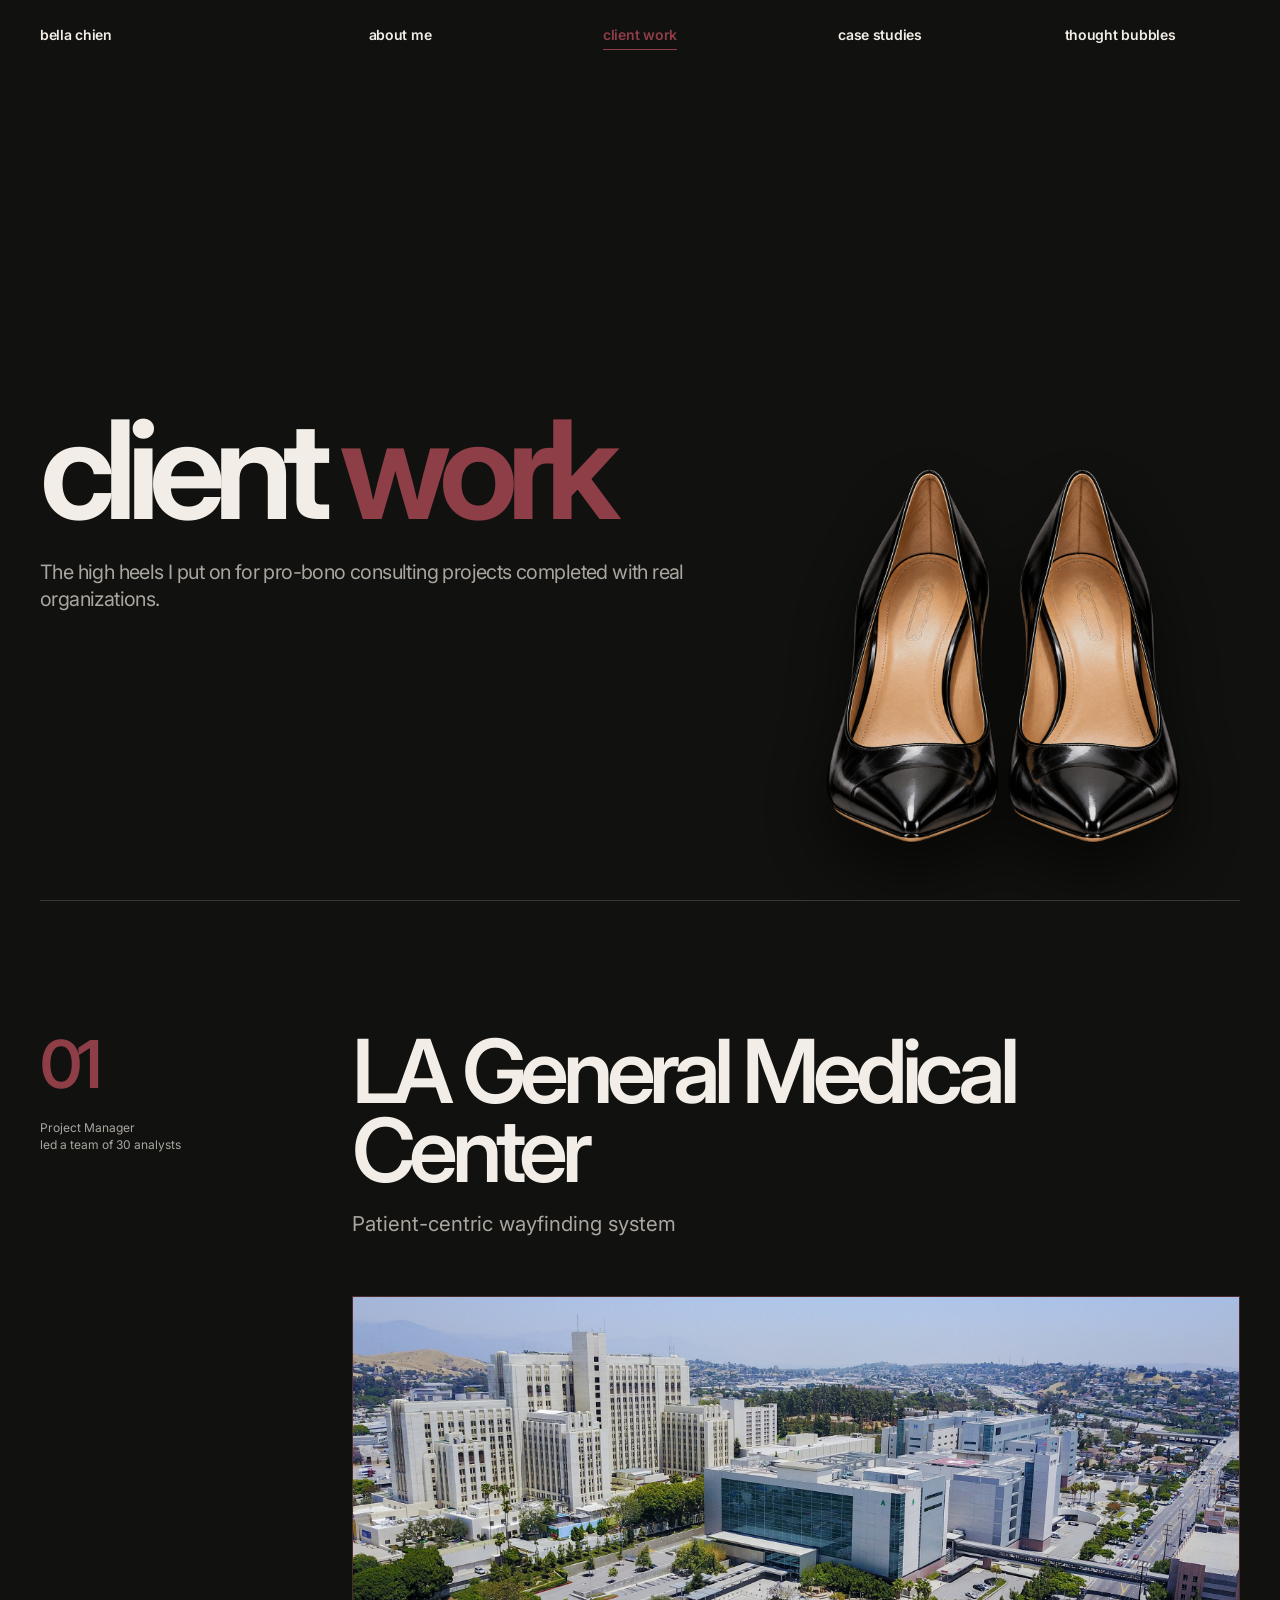
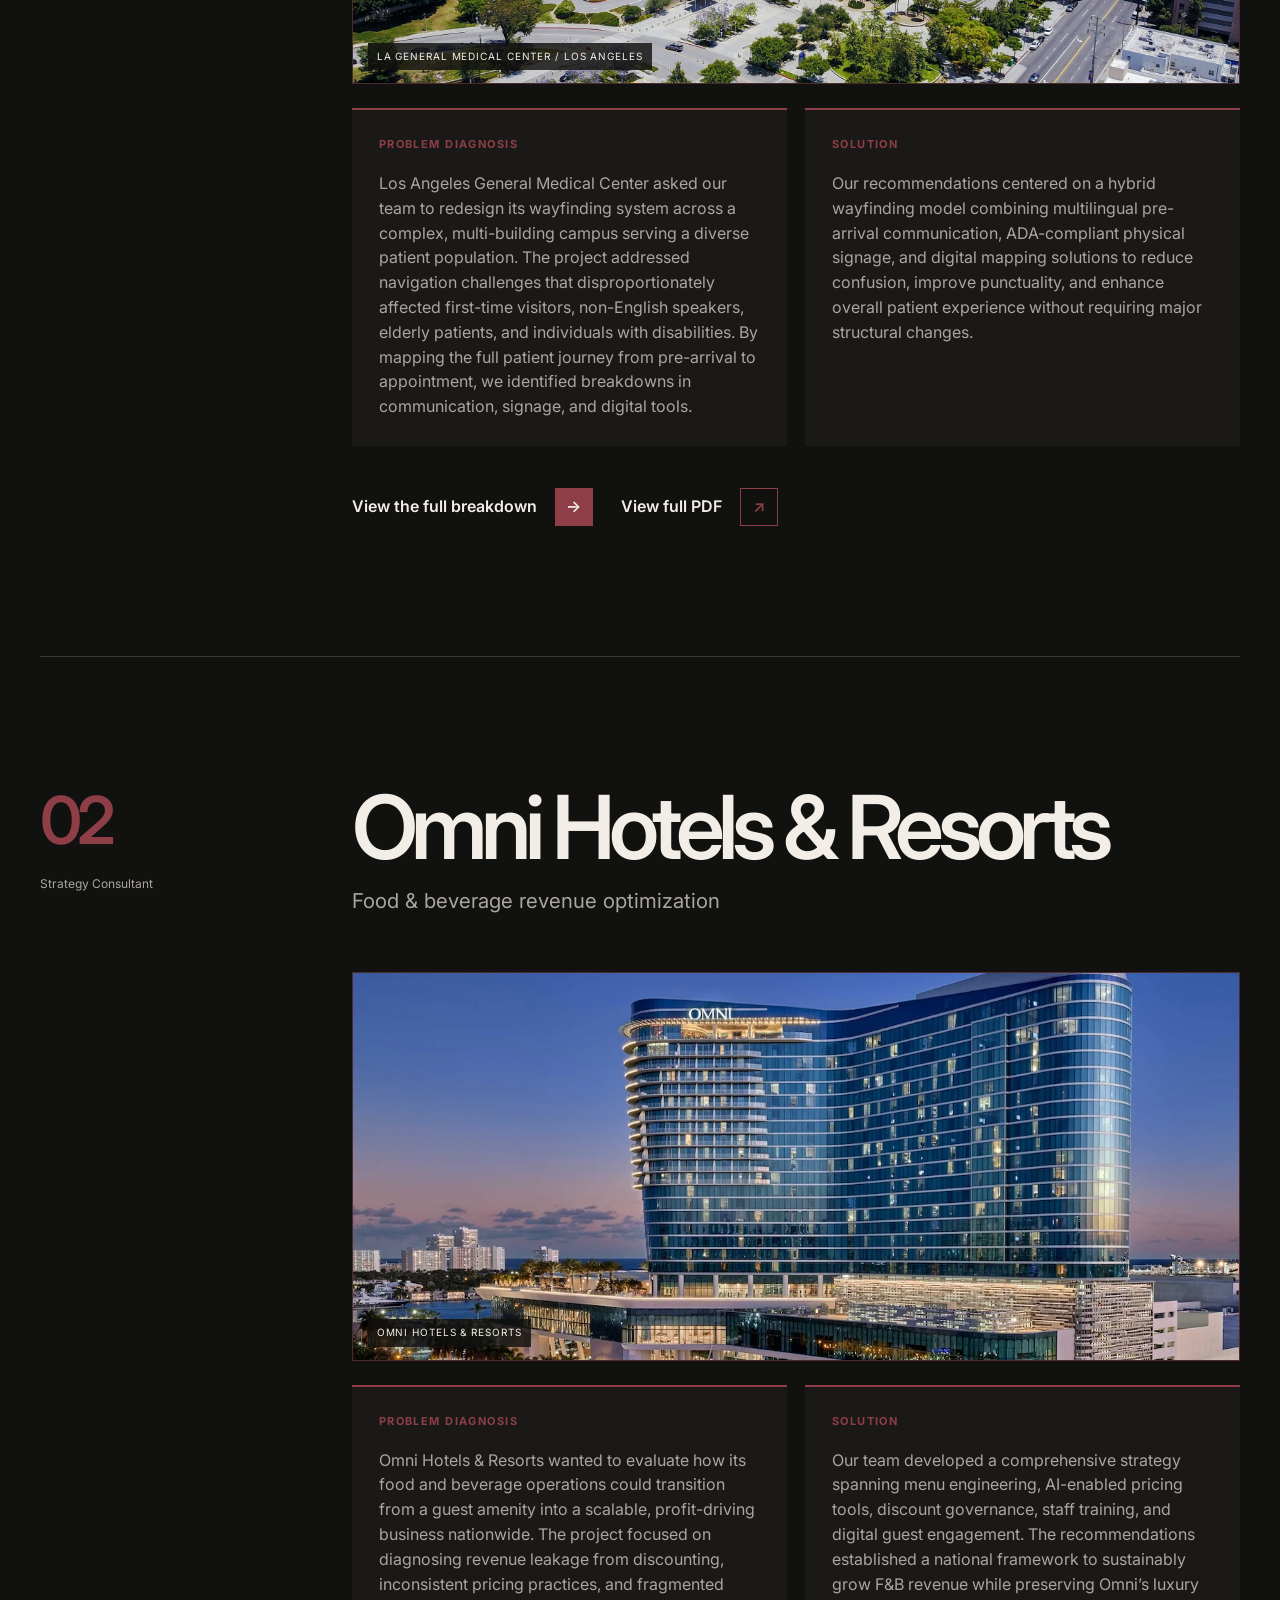
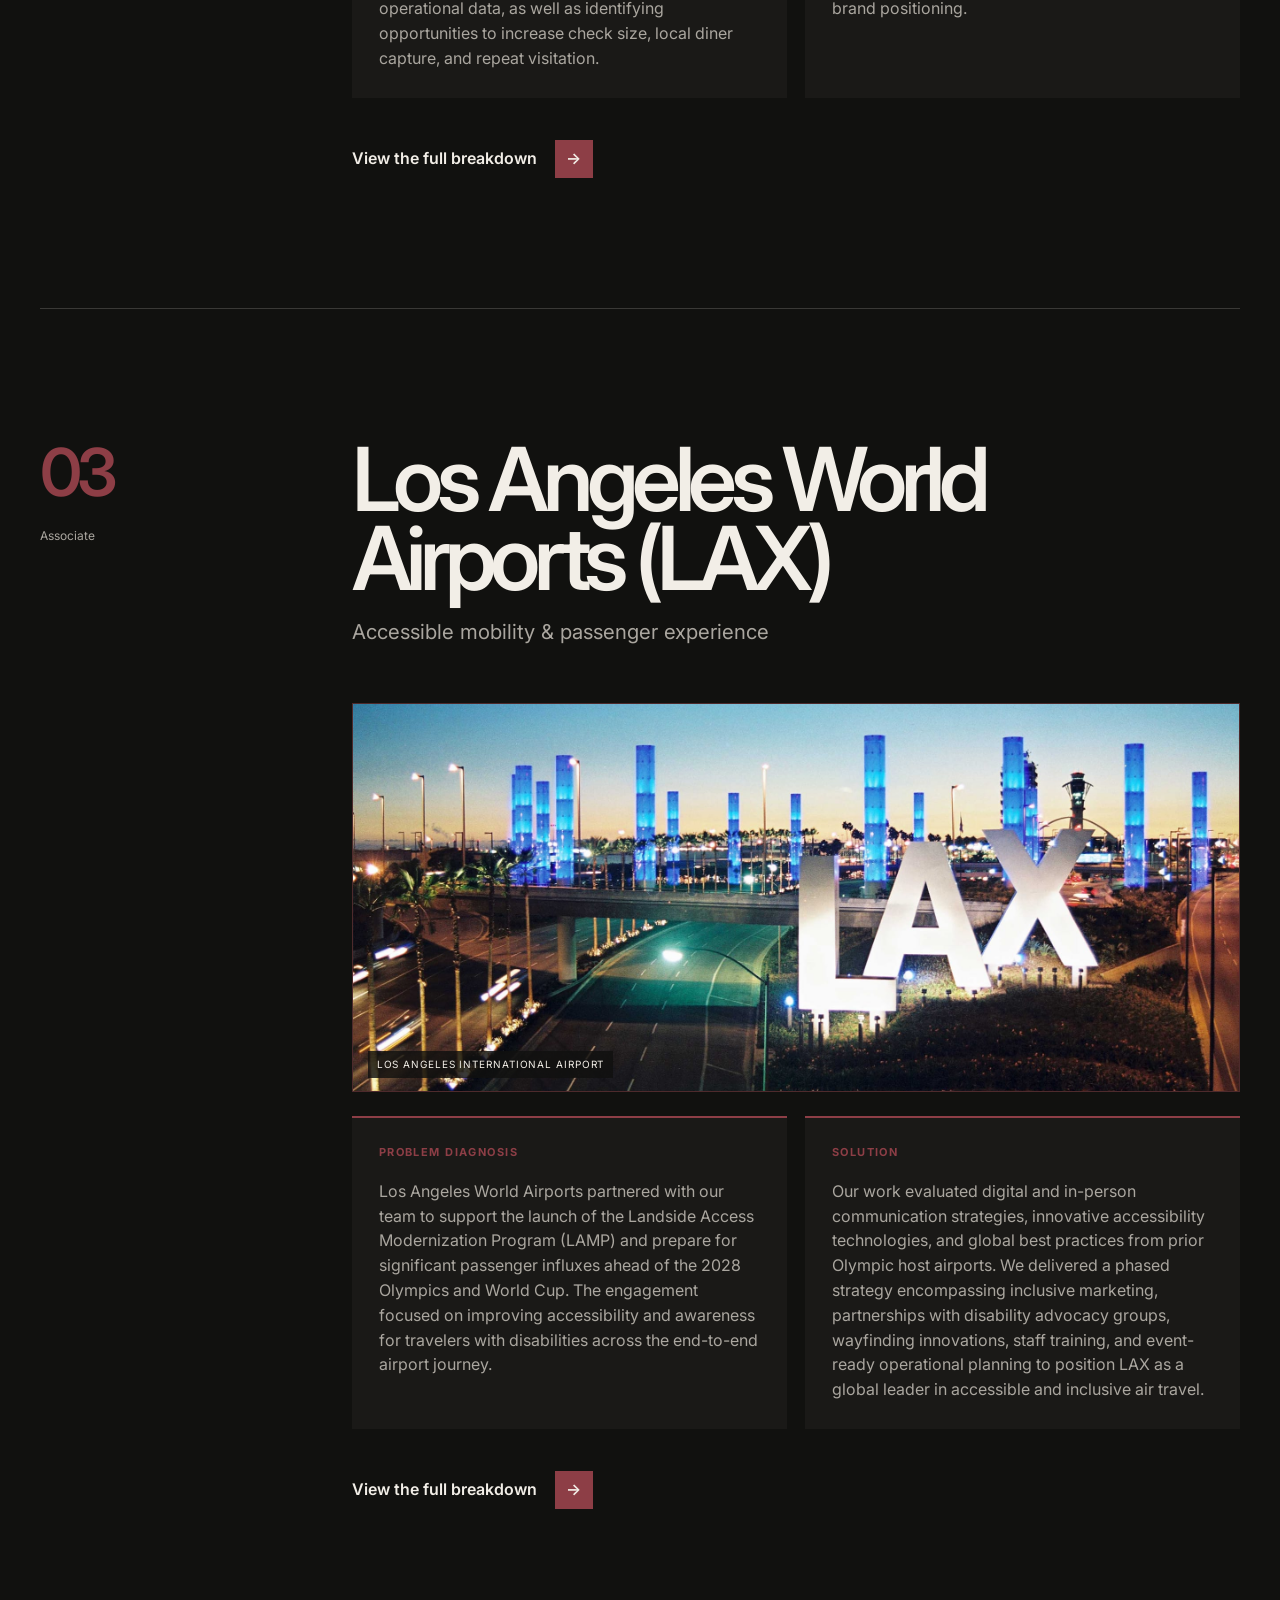
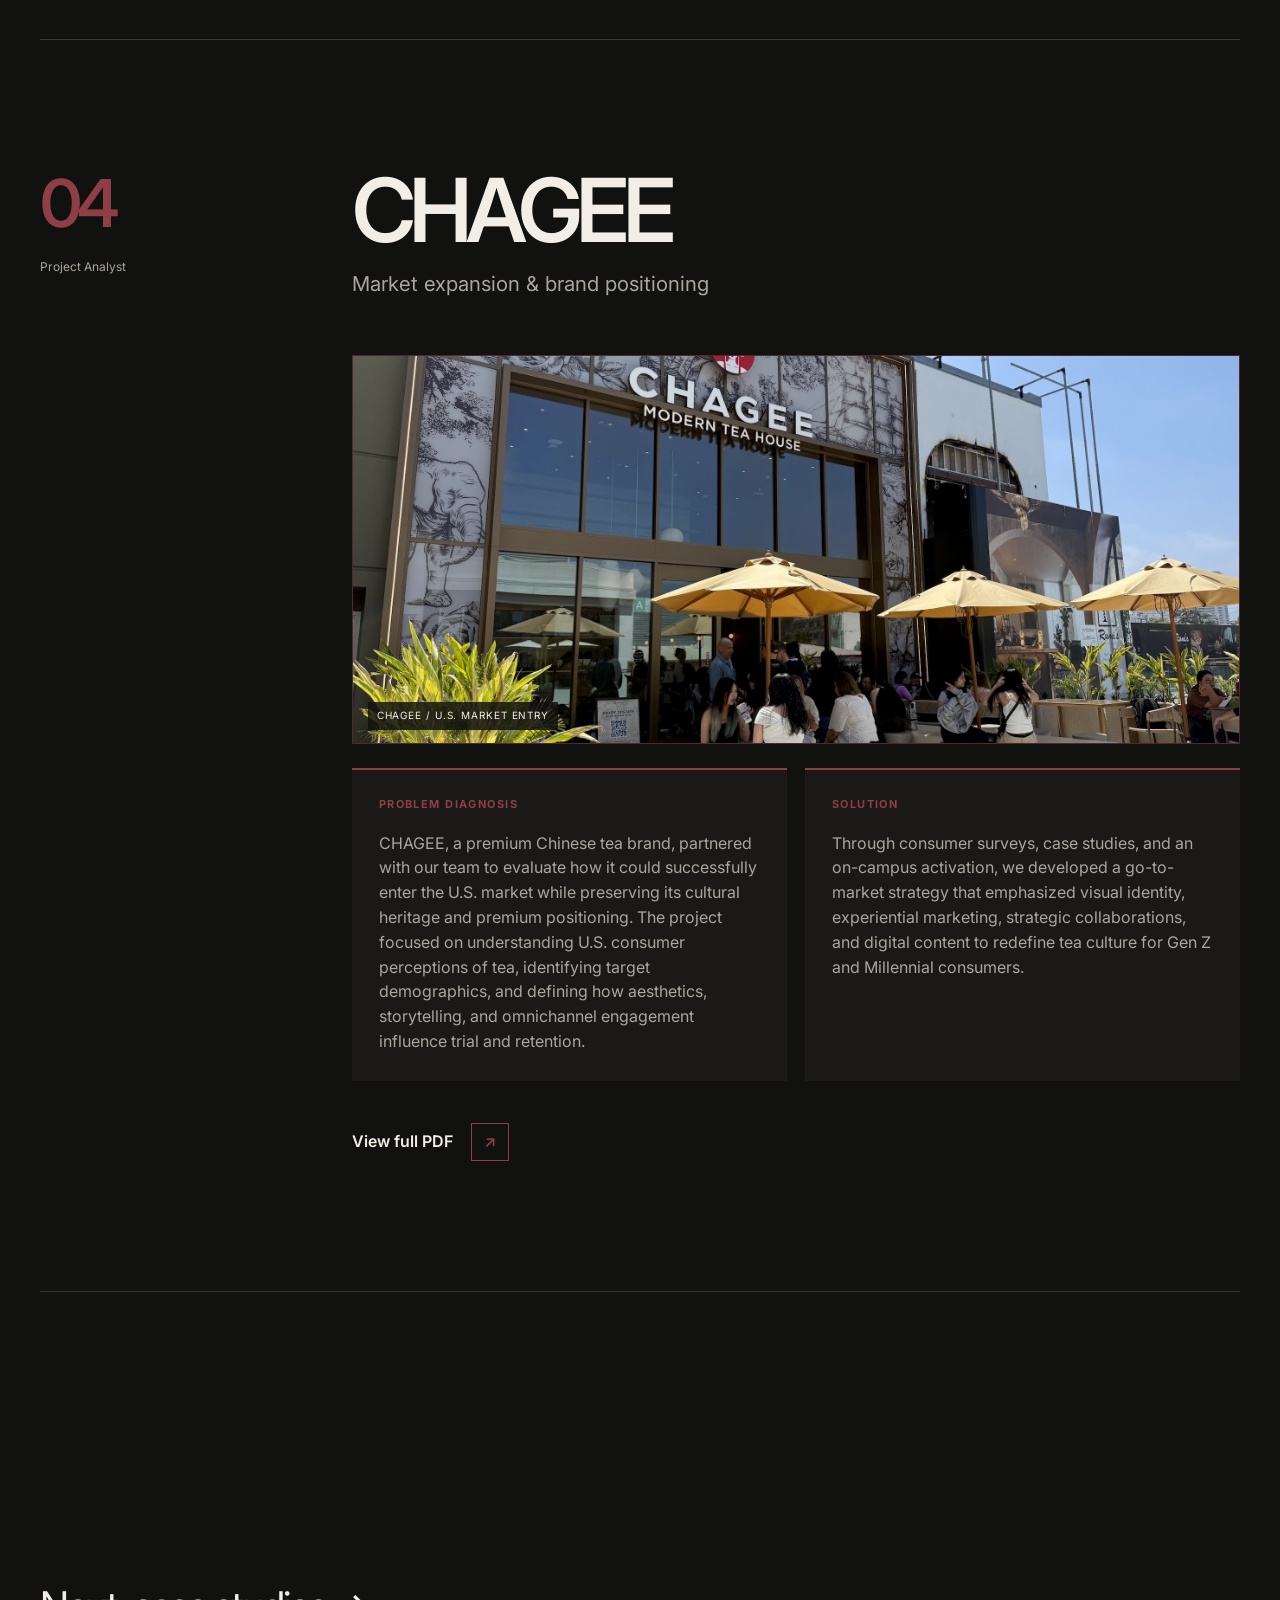
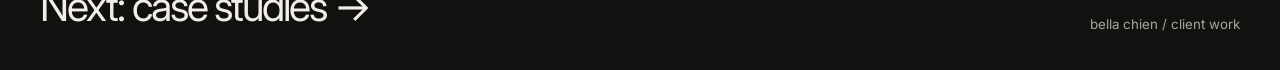
<file: client-work/index.html>
<!doctype html>
<html lang="en">
  <head>
    <meta charset="UTF-8" />
    <meta name="viewport" content="width=device-width, initial-scale=1.0" />
    <meta name="description" content="Bella Chien’s client work across healthcare, hospitality, transportation, and consumer brands." />
    <meta name="theme-color" content="#11110f" />
    <title>Client Work — Bella Chien</title>
    <link rel="icon" href="/assets/favicon.svg" type="image/svg+xml" />
    <link rel="preconnect" href="https://fonts.googleapis.com" />
    <link rel="preconnect" href="https://fonts.gstatic.com" crossorigin />
    <link href="https://fonts.googleapis.com/css2?family=Inter:wght@400;500;600;700&display=swap" rel="stylesheet" />
    <link rel="stylesheet" href="/pages.css?v=6" />
    <script src="/pages.js?v=6" defer></script>
  </head>
  <body class="theme-client">
    <a class="skip-link" href="#main">Skip to content</a>
    <header class="page-header">
      <a class="page-brand" href="/">bella chien</a>
      <button class="page-menu" type="button" aria-expanded="false" aria-controls="page-nav">menu <span aria-hidden="true">+</span></button>
      <nav class="page-nav" id="page-nav" aria-label="Primary navigation">
        <a href="/about-me/">about me</a>
        <a href="/client-work/" aria-current="page">client work</a>
        <a href="/case-studies/">case studies</a>
        <a href="/thought-bubbles/">thought bubbles</a>
      </nav>
    </header>

    <main id="main" class="route-shell">
      <section class="identity-hero reveal">
        <div>
          <h1 class="route-title">client <span>work</span></h1>
          <p class="route-deck">The high heels I put on for pro-bono consulting projects completed with real organizations.</p>
        </div>
        <img class="route-shoe route-shoe-heels" src="/assets/dress-shoes-v2.png" alt="Black high heels" />
      </section>

      <section class="client-projects" aria-label="Client work projects">
        <article class="client-project reveal" id="la-general">
          <div class="client-index"><span>01</span><p>Project Manager<br />led a team of 30 analysts</p></div>
          <div class="client-project-main">
            <h2>LA General Medical Center</h2>
            <p class="client-project-subtitle">Patient-centric wayfinding system</p>
            <figure class="project-visual"><img src="/assets/projects/new-lag.jpeg" alt="Aerial view of the LA General Medical Center campus" /><figcaption>LA General Medical Center / Los Angeles</figcaption></figure>
            <div class="diagnosis-solution">
              <div><strong>Problem diagnosis</strong><p>Los Angeles General Medical Center asked our team to redesign its wayfinding system across a complex, multi-building campus serving a diverse patient population. The project addressed navigation challenges that disproportionately affected first-time visitors, non-English speakers, elderly patients, and individuals with disabilities. By mapping the full patient journey from pre-arrival to appointment, we identified breakdowns in communication, signage, and digital tools.</p></div>
              <div><strong>Solution</strong><p>Our recommendations centered on a hybrid wayfinding model combining multilingual pre-arrival communication, ADA-compliant physical signage, and digital mapping solutions to reduce confusion, improve punctuality, and enhance overall patient experience without requiring major structural changes.</p></div>
            </div>
            <div class="project-actions">
              <a class="project-link" href="/client-work/la-general-medical-center/">View the full breakdown <span>→</span></a>
              <a class="project-link project-link-secondary" href="/assets/pdfs/client-work/la-general-medical-center.pdf" target="_blank" rel="noopener">View full PDF <span>↗</span></a>
            </div>
          </div>
        </article>
        <article class="client-project reveal" id="omni-hotels">
          <div class="client-index"><span>02</span><p>Strategy Consultant</p></div>
          <div class="client-project-main">
            <h2>Omni Hotels &amp; Resorts</h2>
            <p class="client-project-subtitle">Food &amp; beverage revenue optimization</p>
            <figure class="project-visual"><img src="/assets/projects/omni.webp" alt="Omni hotel at dusk" /><figcaption>Omni Hotels &amp; Resorts</figcaption></figure>
            <div class="diagnosis-solution">
              <div><strong>Problem diagnosis</strong><p>Omni Hotels &amp; Resorts wanted to evaluate how its food and beverage operations could transition from a guest amenity into a scalable, profit-driving business nationwide. The project focused on diagnosing revenue leakage from discounting, inconsistent pricing practices, and fragmented operational data, as well as identifying opportunities to increase check size, local diner capture, and repeat visitation.</p></div>
              <div><strong>Solution</strong><p>Our team developed a comprehensive strategy spanning menu engineering, AI-enabled pricing tools, discount governance, staff training, and digital guest engagement. The recommendations established a national framework to sustainably grow F&amp;B revenue while preserving Omni’s luxury brand positioning.</p></div>
            </div>
            <a class="project-link" href="/client-work/omni-hotels-resorts/">View the full breakdown <span>→</span></a>
          </div>
        </article>
        <article class="client-project reveal" id="lax">
          <div class="client-index"><span>03</span><p>Associate</p></div>
          <div class="client-project-main">
            <h2>Los Angeles World Airports (LAX)</h2>
            <p class="client-project-subtitle">Accessible mobility &amp; passenger experience</p>
            <figure class="project-visual"><img src="/assets/projects/new-lax.jpg" alt="Illuminated LAX sign and light pylons at night" /><figcaption>Los Angeles International Airport</figcaption></figure>
            <div class="diagnosis-solution">
              <div><strong>Problem diagnosis</strong><p>Los Angeles World Airports partnered with our team to support the launch of the Landside Access Modernization Program (LAMP) and prepare for significant passenger influxes ahead of the 2028 Olympics and World Cup. The engagement focused on improving accessibility and awareness for travelers with disabilities across the end-to-end airport journey.</p></div>
              <div><strong>Solution</strong><p>Our work evaluated digital and in-person communication strategies, innovative accessibility technologies, and global best practices from prior Olympic host airports. We delivered a phased strategy encompassing inclusive marketing, partnerships with disability advocacy groups, wayfinding innovations, staff training, and event-ready operational planning to position LAX as a global leader in accessible and inclusive air travel.</p></div>
            </div>
            <a class="project-link" href="/client-work/los-angeles-world-airports/">View the full breakdown <span>→</span></a>
          </div>
        </article>
        <article class="client-project reveal" id="chagee">
          <div class="client-index"><span>04</span><p>Project Analyst</p></div>
          <div class="client-project-main">
            <h2>CHAGEE</h2>
            <p class="client-project-subtitle">Market expansion &amp; brand positioning</p>
            <figure class="project-visual"><img src="/assets/projects/new-chagee.jpg" alt="CHAGEE Modern Tea House storefront" /><figcaption>CHAGEE / U.S. market entry</figcaption></figure>
            <div class="diagnosis-solution">
              <div><strong>Problem diagnosis</strong><p>CHAGEE, a premium Chinese tea brand, partnered with our team to evaluate how it could successfully enter the U.S. market while preserving its cultural heritage and premium positioning. The project focused on understanding U.S. consumer perceptions of tea, identifying target demographics, and defining how aesthetics, storytelling, and omnichannel engagement influence trial and retention.</p></div>
              <div><strong>Solution</strong><p>Through consumer surveys, case studies, and an on-campus activation, we developed a go-to-market strategy that emphasized visual identity, experiential marketing, strategic collaborations, and digital content to redefine tea culture for Gen Z and Millennial consumers.</p></div>
            </div>
            <a class="project-link project-link-secondary" href="/assets/pdfs/client-work/chagee.pdf" target="_blank" rel="noopener">View full PDF <span>↗</span></a>
          </div>
        </article>
      </section>

      <footer class="route-footer reveal">
        <a href="/case-studies/">Next: case studies →</a>
        <small>bella chien / client work</small>
      </footer>
    </main>
  </body>
</html>
</file>
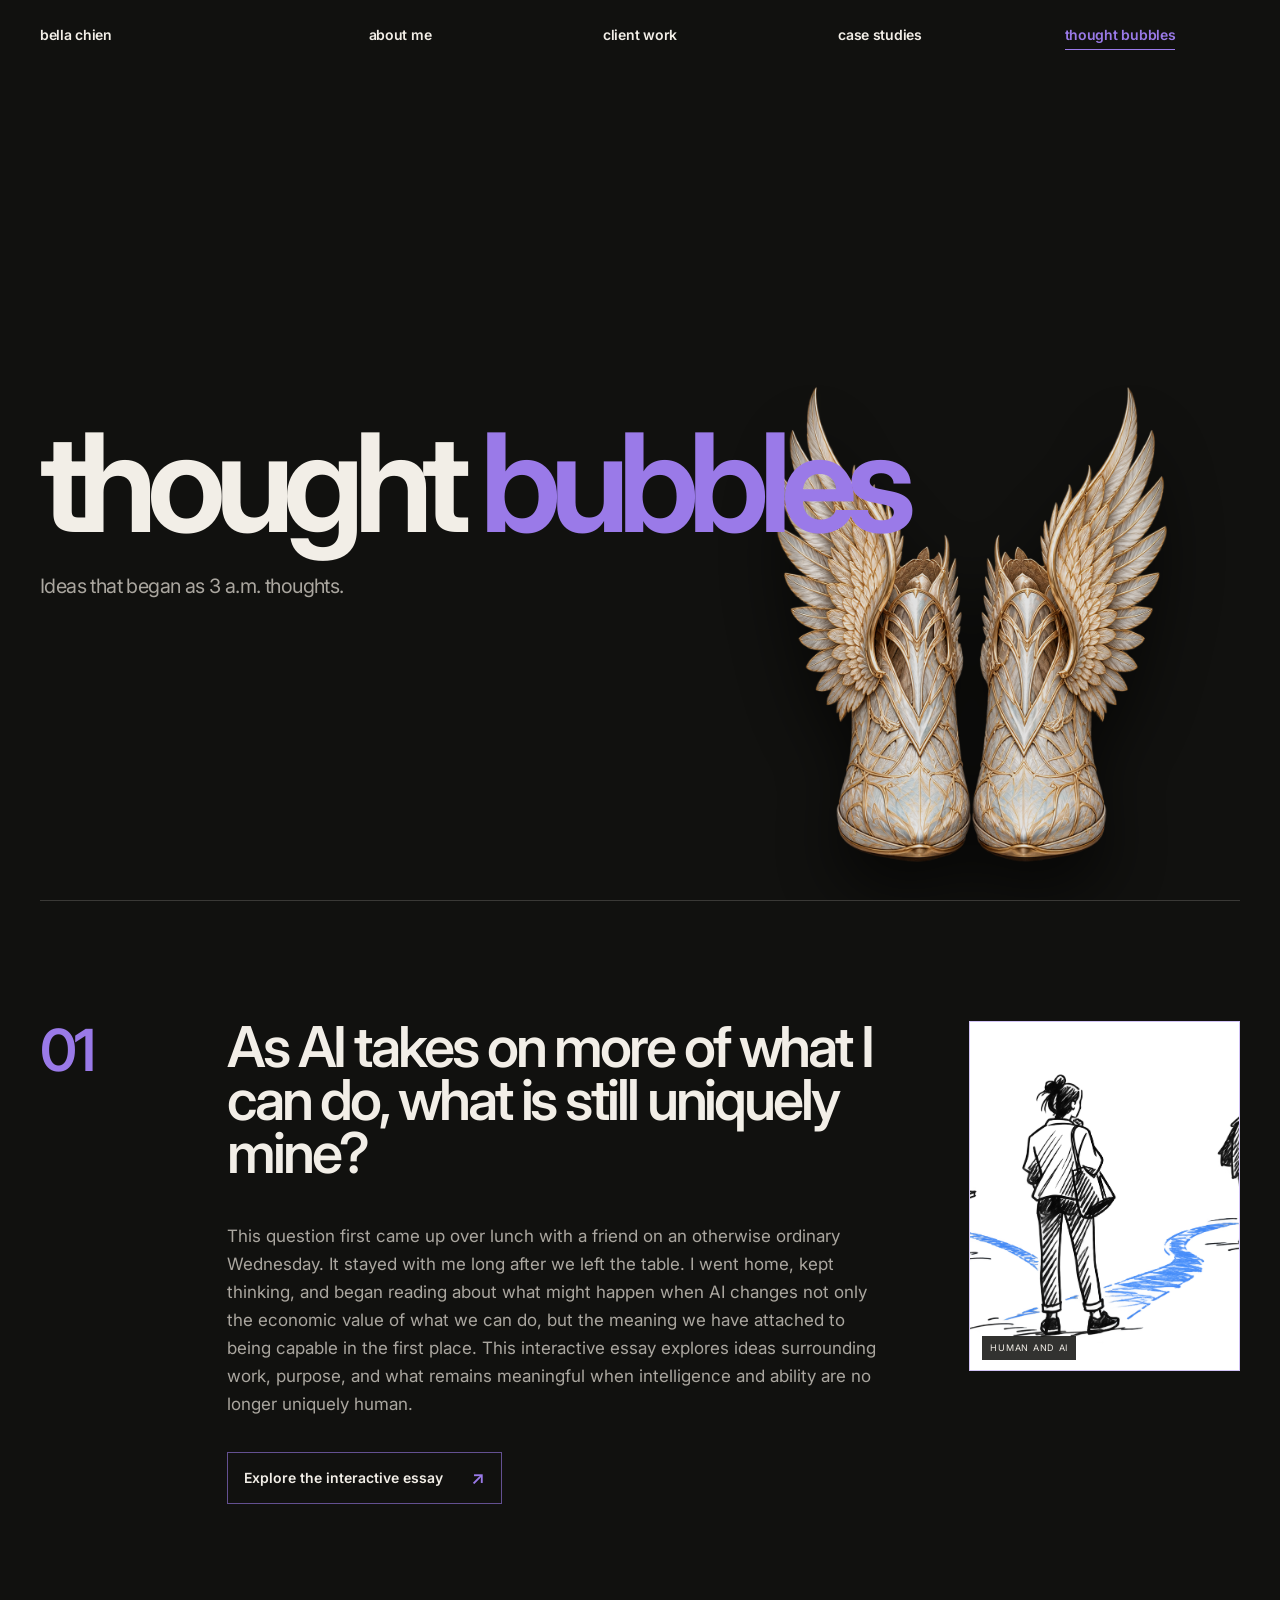
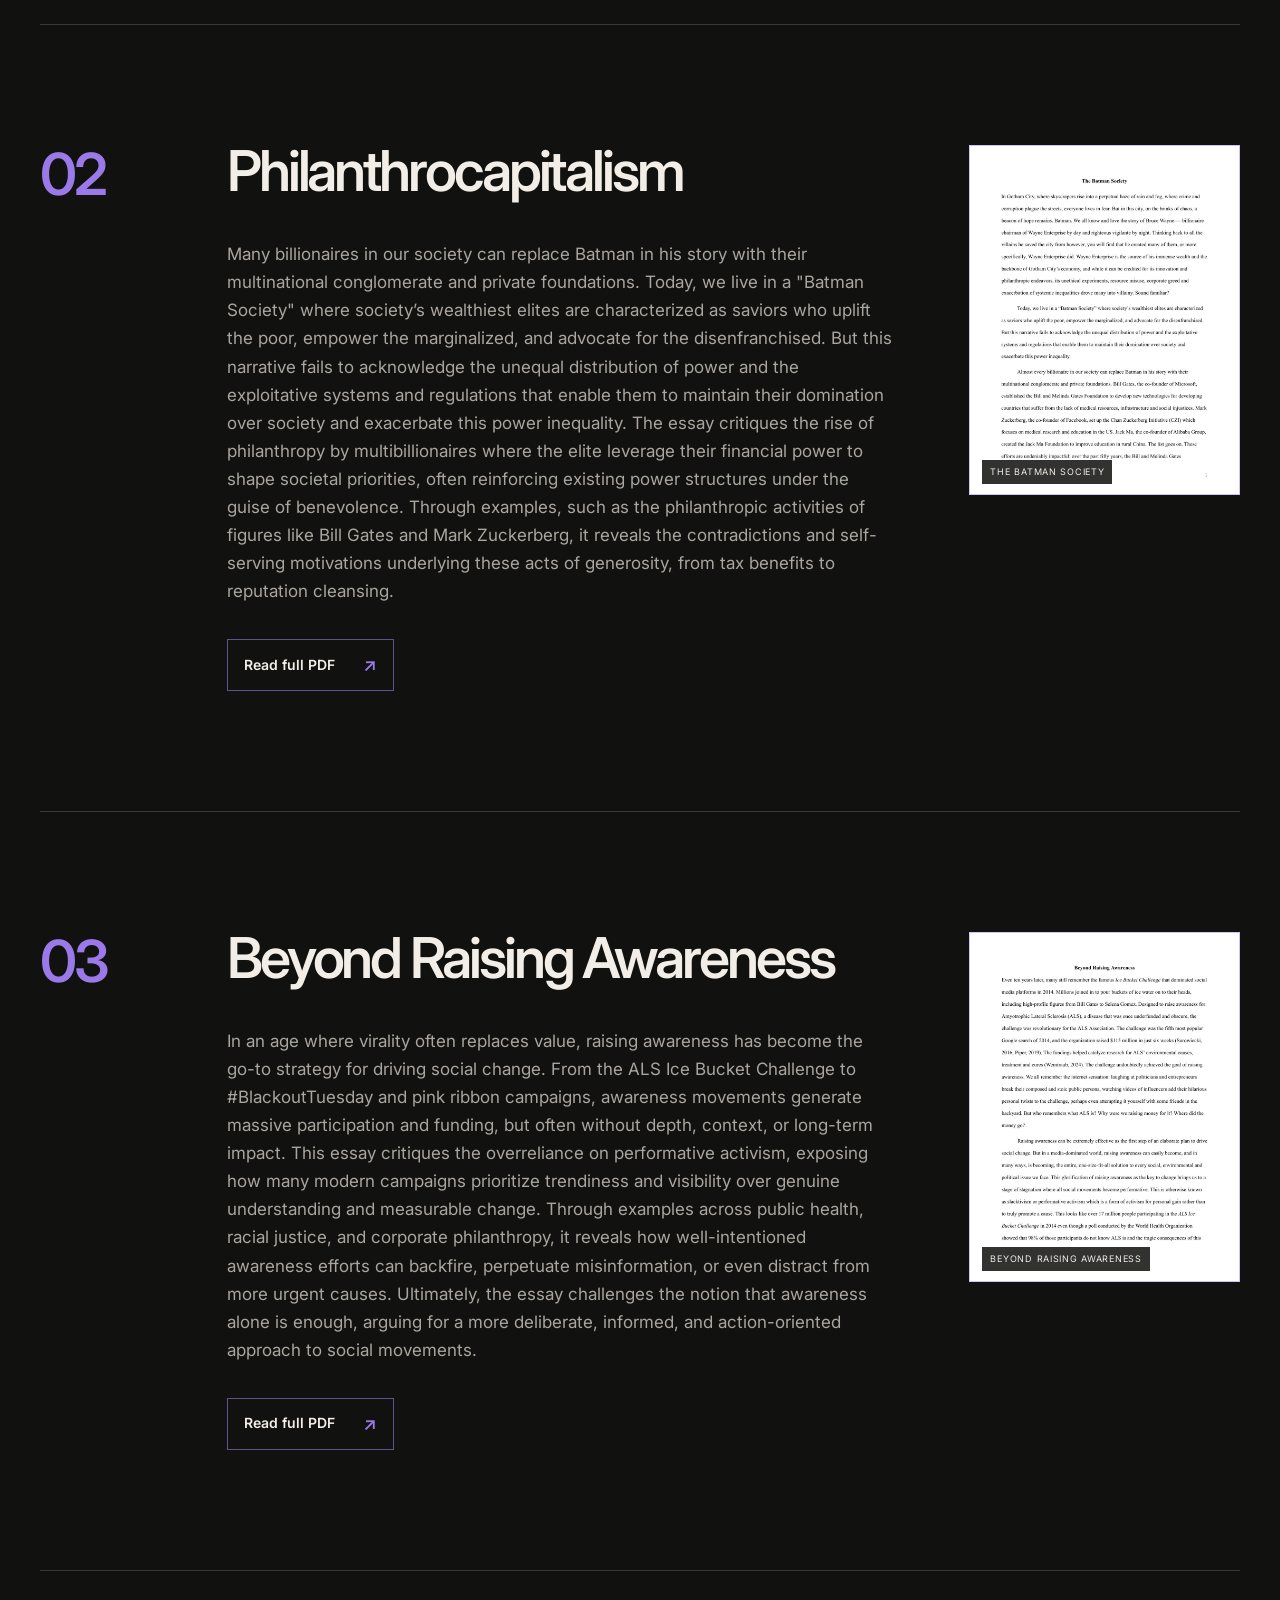
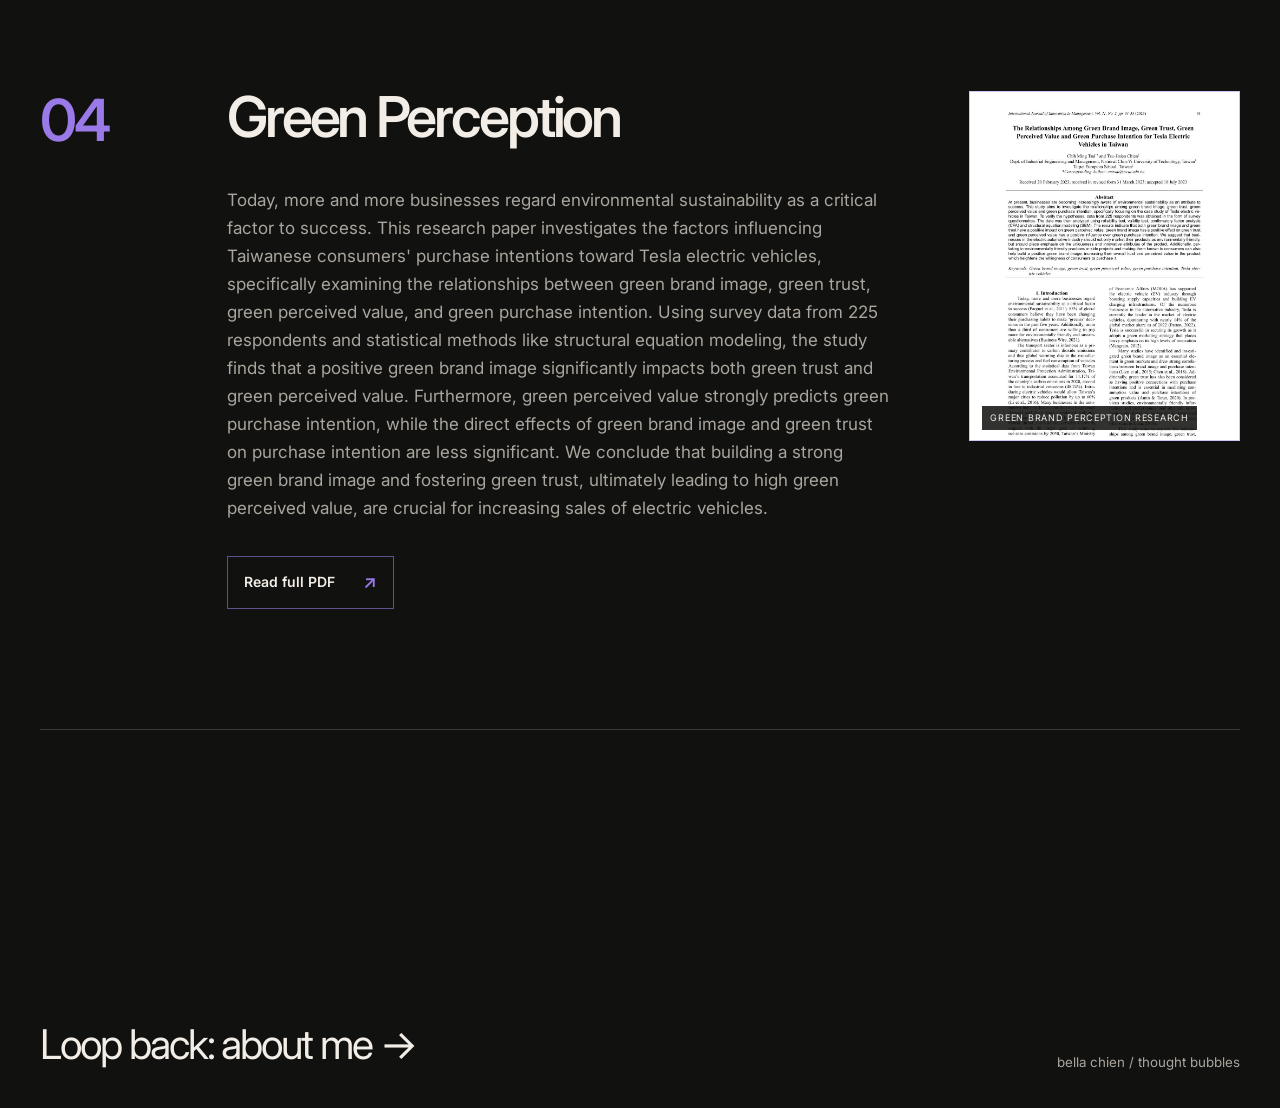
<file: thought-bubbles/index.html>
<!doctype html>
<html lang="en">
  <head>
    <meta charset="UTF-8" />
    <meta name="viewport" content="width=device-width, initial-scale=1.0" />
    <meta name="description" content="Research and writing by Bella Chien." />
    <meta name="theme-color" content="#11110f" />
    <title>Thought Bubbles — Bella Chien</title>
    <link rel="icon" href="/assets/favicon.svg" type="image/svg+xml" />
    <link rel="preconnect" href="https://fonts.googleapis.com" />
    <link rel="preconnect" href="https://fonts.gstatic.com" crossorigin />
    <link href="https://fonts.googleapis.com/css2?family=Inter:wght@400;500;600;700&display=swap" rel="stylesheet" />
    <link rel="stylesheet" href="/pages.css?v=6" />
    <script src="/pages.js?v=6" defer></script>
  </head>
  <body class="theme-thoughts">
    <a class="skip-link" href="#main">Skip to content</a>
    <header class="page-header">
      <a class="page-brand" href="/">bella chien</a>
      <button class="page-menu" type="button" aria-expanded="false" aria-controls="page-nav">menu <span aria-hidden="true">+</span></button>
      <nav class="page-nav" id="page-nav" aria-label="Primary navigation">
        <a href="/about-me/">about me</a>
        <a href="/client-work/">client work</a>
        <a href="/case-studies/">case studies</a>
        <a href="/thought-bubbles/" aria-current="page">thought bubbles</a>
      </nav>
    </header>

    <main id="main" class="route-shell">
      <section class="identity-hero reveal">
        <div>
          <h1 class="route-title">thought <span>bubbles</span></h1>
          <p class="route-deck">Ideas that began as 3 a.m. thoughts.</p>
        </div>
        <img class="route-shoe route-shoe-wings" src="/assets/winged-shoes-v2.png" alt="Ivory and gold flying shoes" />
      </section>

      <section class="essay-list" aria-label="Research and writing">
        <article class="essay reveal">
          <div class="essay-number">01</div>
          <div class="essay-content">
            <h2>As AI takes on more of what I can do, what is still uniquely mine?</h2>
            <p>This question first came up over lunch with a friend on an otherwise ordinary Wednesday. It stayed with me long after we left the table. I went home, kept thinking, and began reading about what might happen when AI changes not only the economic value of what we can do, but the meaning we have attached to being capable in the first place. This interactive essay explores ideas surrounding work, purpose, and what remains meaningful when intelligence and ability are no longer uniquely human.</p>
            <a class="pdf-link" href="./human-and-ai/" target="_blank" rel="noopener"> Explore the interactive essay <span>↗</span></a>
          </div>
          <figure class="essay-visual"> <img src="./human-and-ai/assets/hero-choice.png" alt="A hand-drawn person choosing between a computer and a group of people"> <figcaption>Human and AI</figcaption>
  </figure>
        </article>
        <article class="essay reveal">
          <div class="essay-number">02</div>
          <div class="essay-content">
            <h2>Philanthrocapitalism</h2>
            <p>Many billionaires in our society can replace Batman in his story with their multinational conglomerate and private foundations. Today, we live in a "Batman Society" where society’s wealthiest elites are characterized as saviors who uplift the poor, empower the marginalized, and advocate for the disenfranchised. But this narrative fails to acknowledge the unequal distribution of power and the exploitative systems and regulations that enable them to maintain their domination over society and exacerbate this power inequality. The essay critiques the rise of philanthropy by multibillionaires where the elite leverage their financial power to shape societal priorities, often reinforcing existing power structures under the guise of benevolence. Through examples, such as the philanthropic activities of figures like Bill Gates and Mark Zuckerberg, it reveals the contradictions and self-serving motivations underlying these acts of generosity, from tax benefits to reputation cleansing.</p>
            <a class="pdf-link" href="/assets/pdfs/thought-bubbles/philanthrocapitalism.pdf" target="_blank" rel="noopener">Read full PDF <span>↗</span></a>
          </div>
          <figure class="essay-visual"><img src="/assets/covers/thought-bubbles/philanthrocapitalism.jpg" alt="The Batman Society essay cover page" /><figcaption>The Batman Society</figcaption></figure>
        </article>
        <article class="essay reveal">
          <div class="essay-number">03</div>
          <div class="essay-content">
            <h2>Beyond Raising Awareness</h2>
            <p>In an age where virality often replaces value, raising awareness has become the go-to strategy for driving social change. From the ALS Ice Bucket Challenge to #BlackoutTuesday and pink ribbon campaigns, awareness movements generate massive participation and funding, but often without depth, context, or long-term impact. This essay critiques the overreliance on performative activism, exposing how many modern campaigns prioritize trendiness and visibility over genuine understanding and measurable change. Through examples across public health, racial justice, and corporate philanthropy, it reveals how well-intentioned awareness efforts can backfire, perpetuate misinformation, or even distract from more urgent causes. Ultimately, the essay challenges the notion that awareness alone is enough, arguing for a more deliberate, informed, and action-oriented approach to social movements.</p>
            <a class="pdf-link" href="/assets/pdfs/thought-bubbles/beyond-raising-awareness.pdf" target="_blank" rel="noopener">Read full PDF <span>↗</span></a>
          </div>
          <figure class="essay-visual"><img src="/assets/covers/thought-bubbles/beyond-raising-awareness.jpg" alt="Beyond Raising Awareness essay cover page" /><figcaption>Beyond Raising Awareness</figcaption></figure>
        </article>
        <article class="essay reveal">
          <div class="essay-number">04</div>
          <div class="essay-content">
            <h2>Green Perception</h2>
            <p>Today, more and more businesses regard environmental sustainability as a critical factor to success. This research paper investigates the factors influencing Taiwanese consumers' purchase intentions toward Tesla electric vehicles, specifically examining the relationships between green brand image, green trust, green perceived value, and green purchase intention. Using survey data from 225 respondents and statistical methods like structural equation modeling, the study finds that a positive green brand image significantly impacts both green trust and green perceived value. Furthermore, green perceived value strongly predicts green purchase intention, while the direct effects of green brand image and green trust on purchase intention are less significant. We conclude that building a strong green brand image and fostering green trust, ultimately leading to high green perceived value, are crucial for increasing sales of electric vehicles.</p>
            <a class="pdf-link" href="/assets/pdfs/thought-bubbles/tesla-green-perception.pdf" target="_blank" rel="noopener">Read full PDF <span>↗</span></a>
          </div>
          <figure class="essay-visual"><img src="/assets/covers/thought-bubbles/tesla-green-perception.jpg" alt="Tesla green perception research paper cover page" /><figcaption>Green brand perception research</figcaption></figure>
        </article>
      </section>

      <footer class="route-footer reveal">
        <a href="/about-me/">Loop back: about me →</a>
        <small>bella chien / thought bubbles</small>
      </footer>
    </main>
  </body>
</html>
</file>
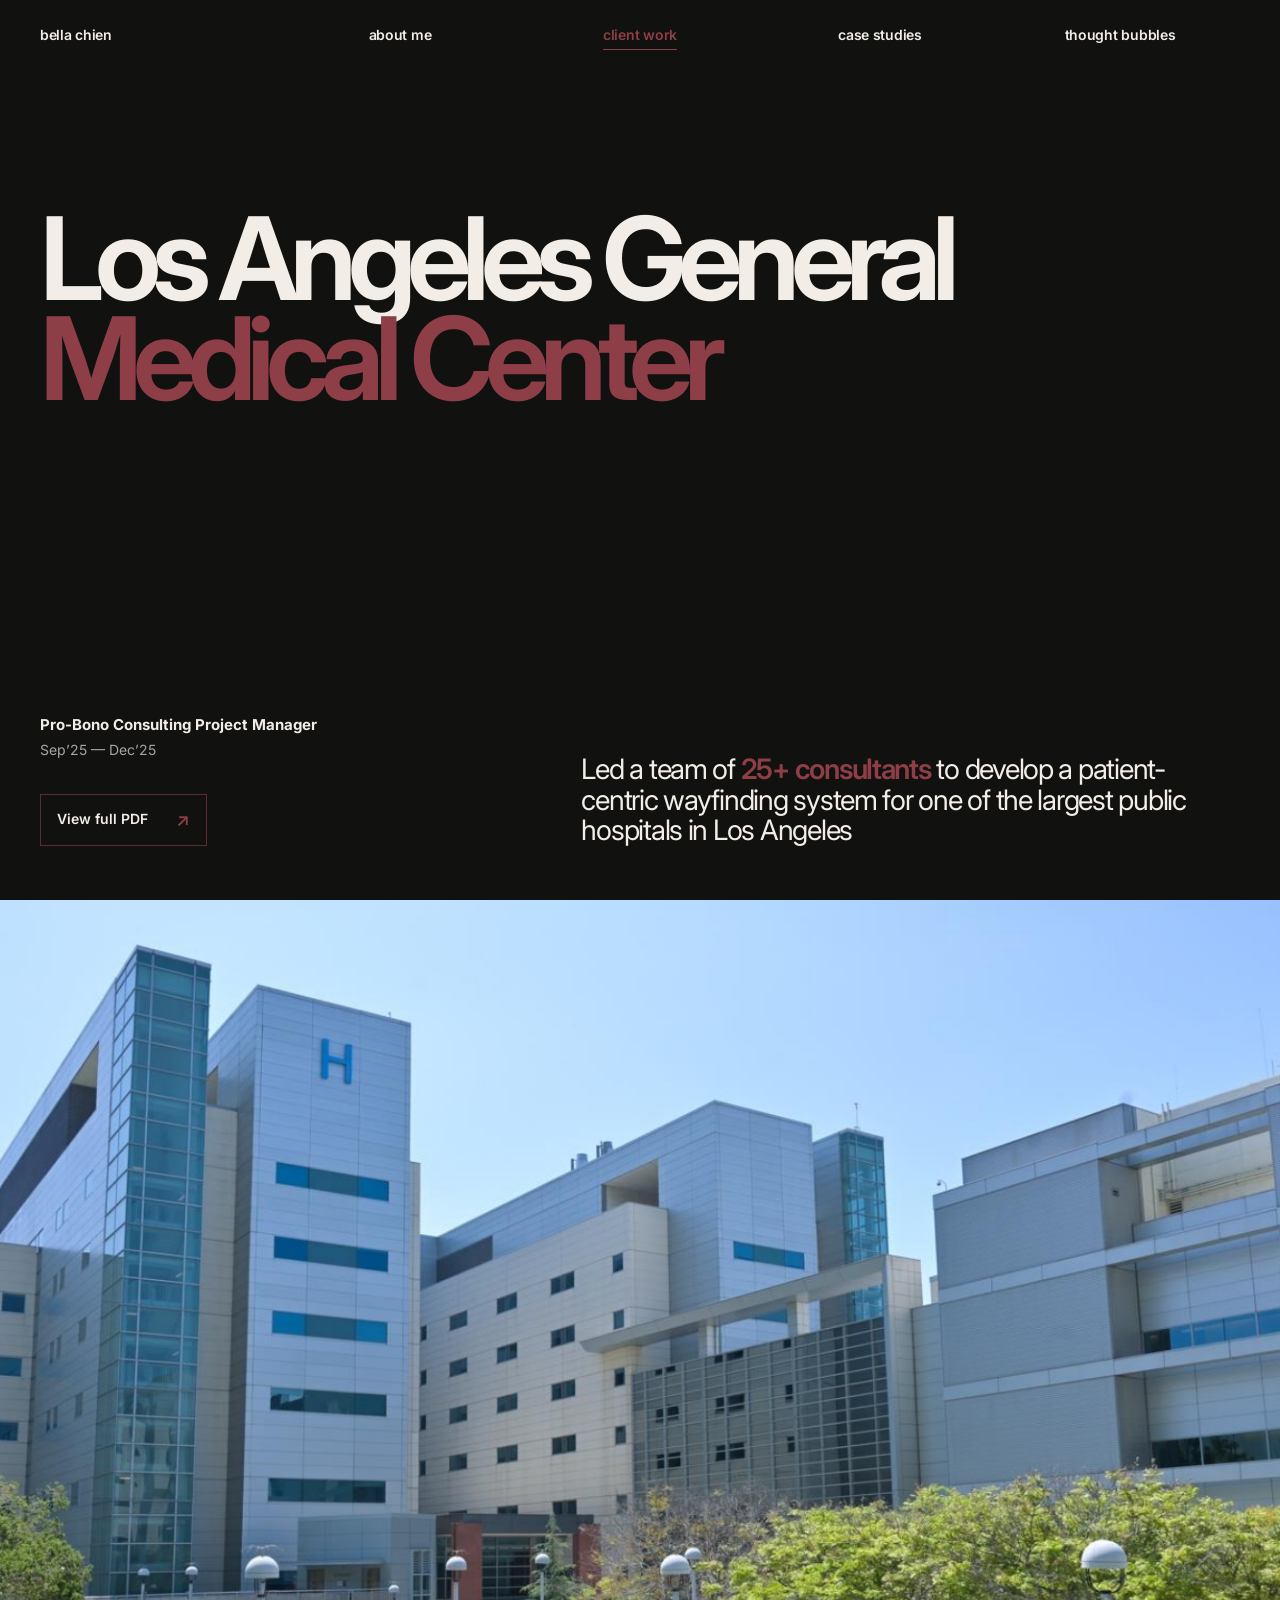
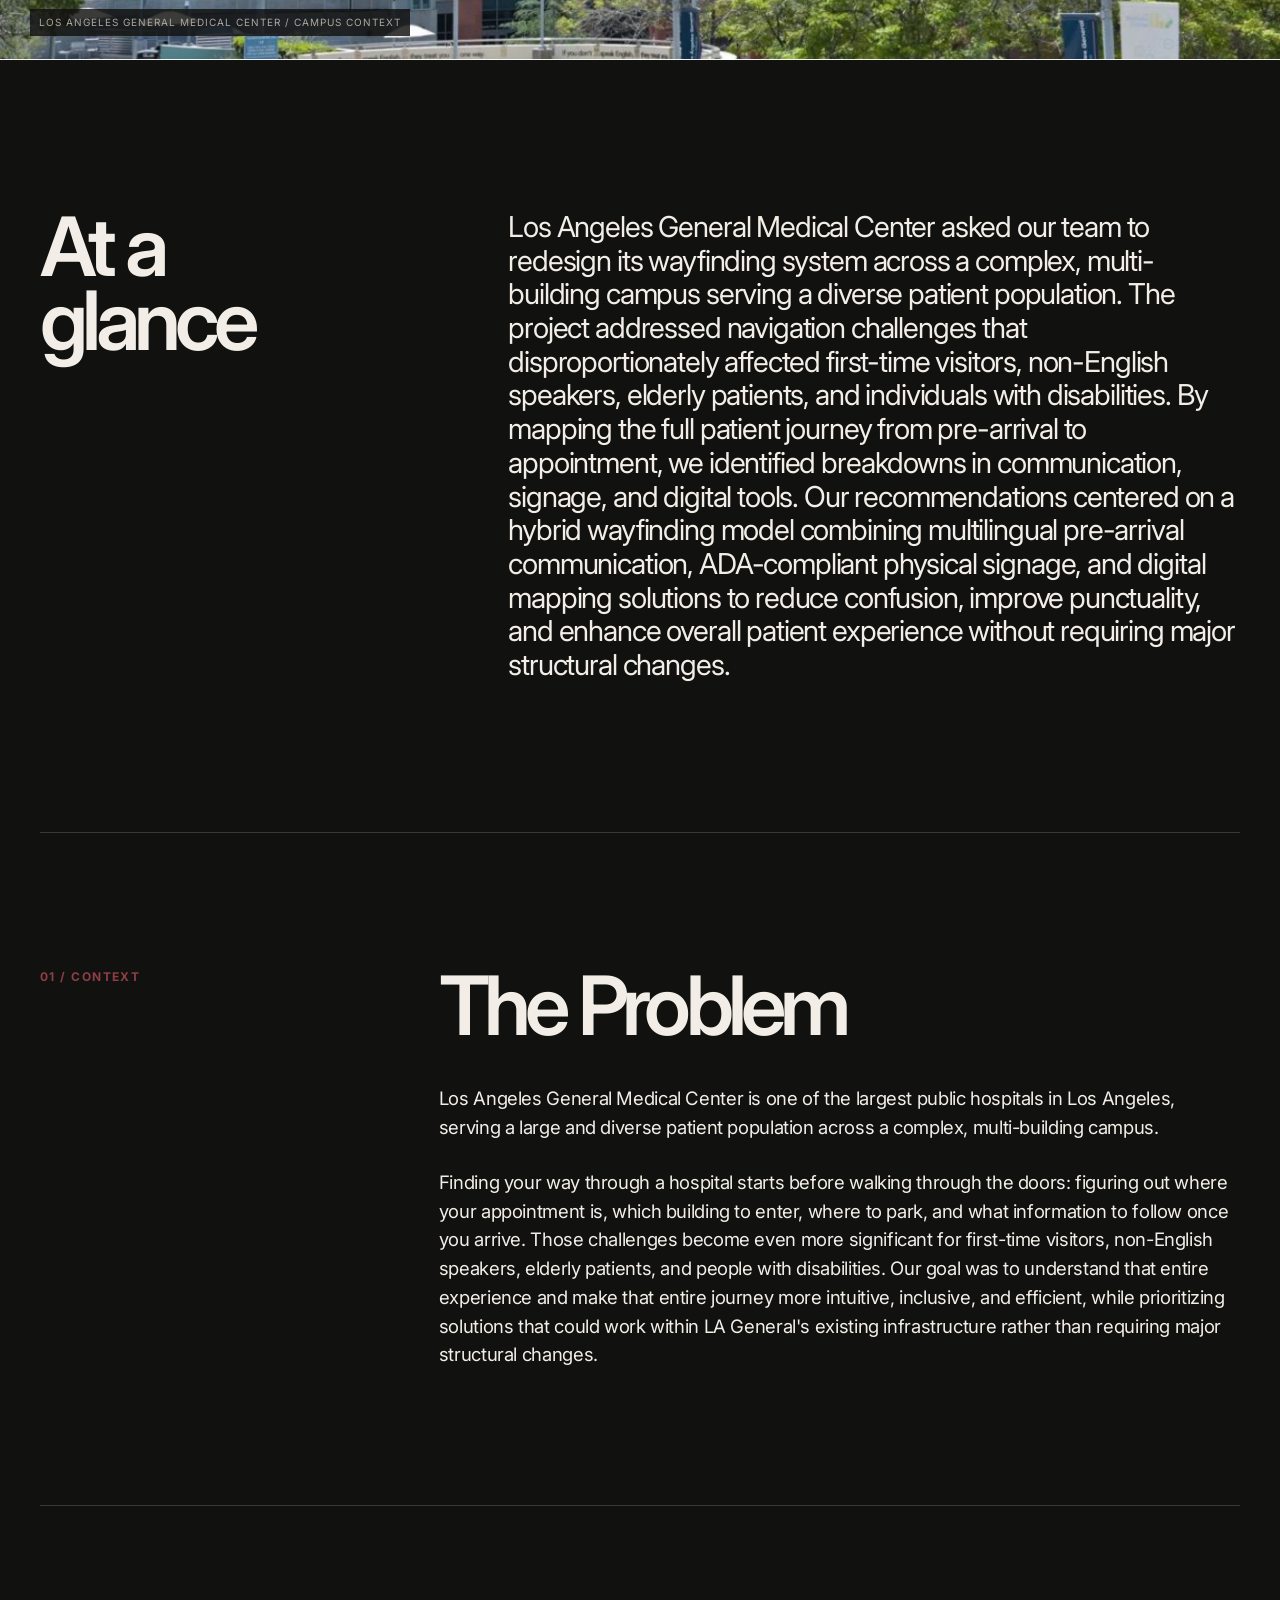
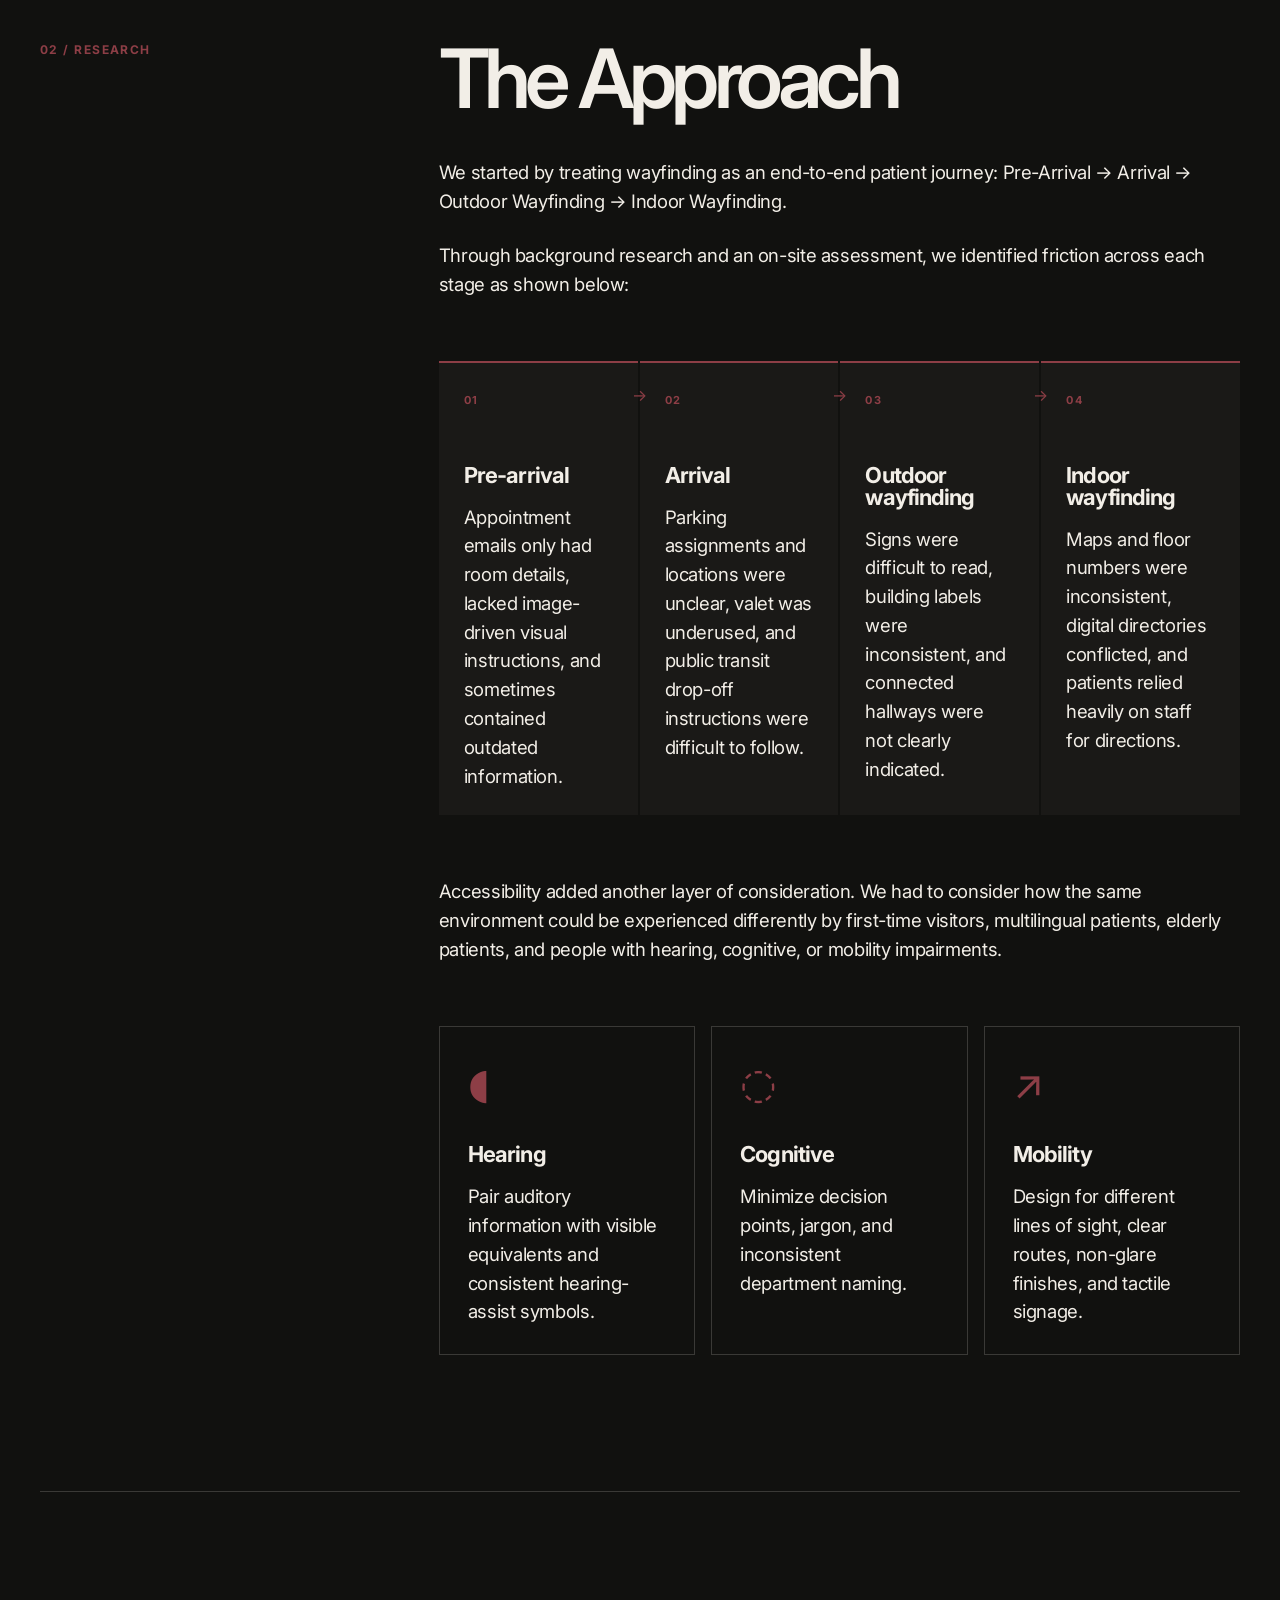
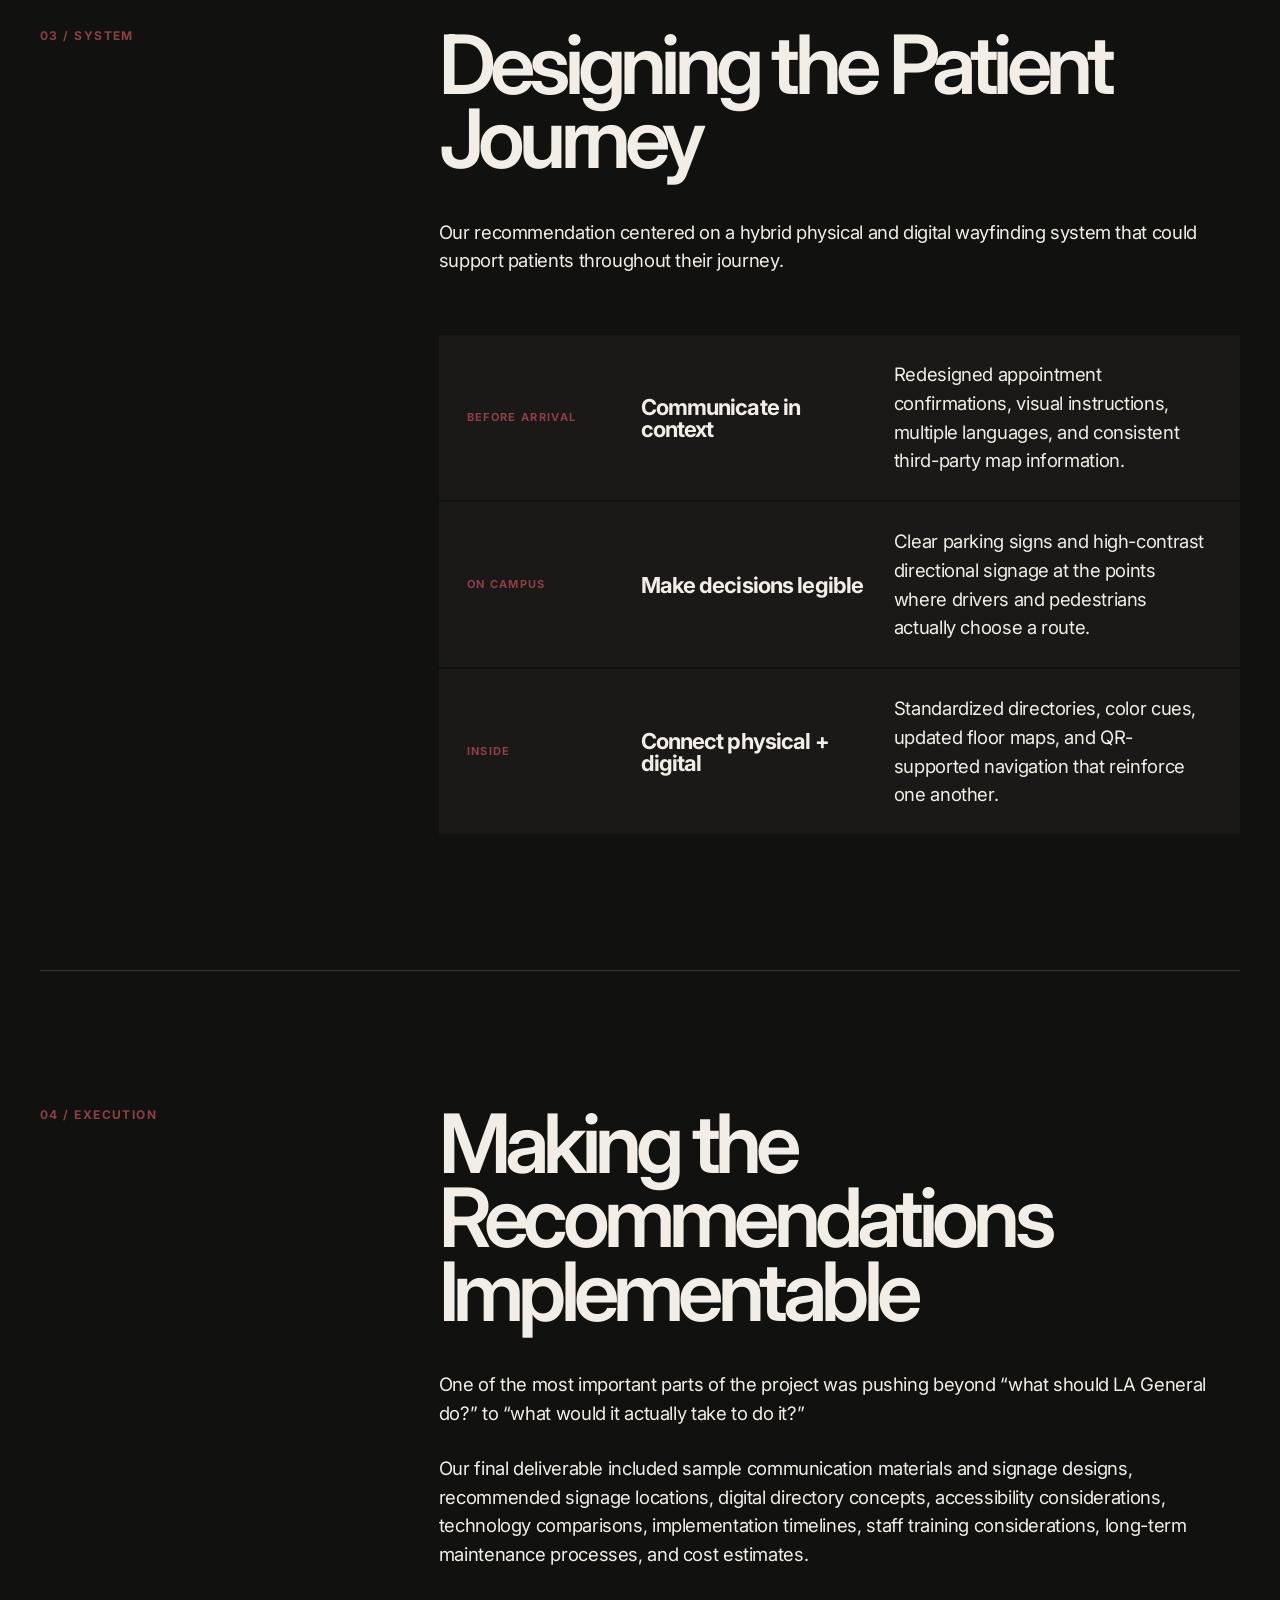
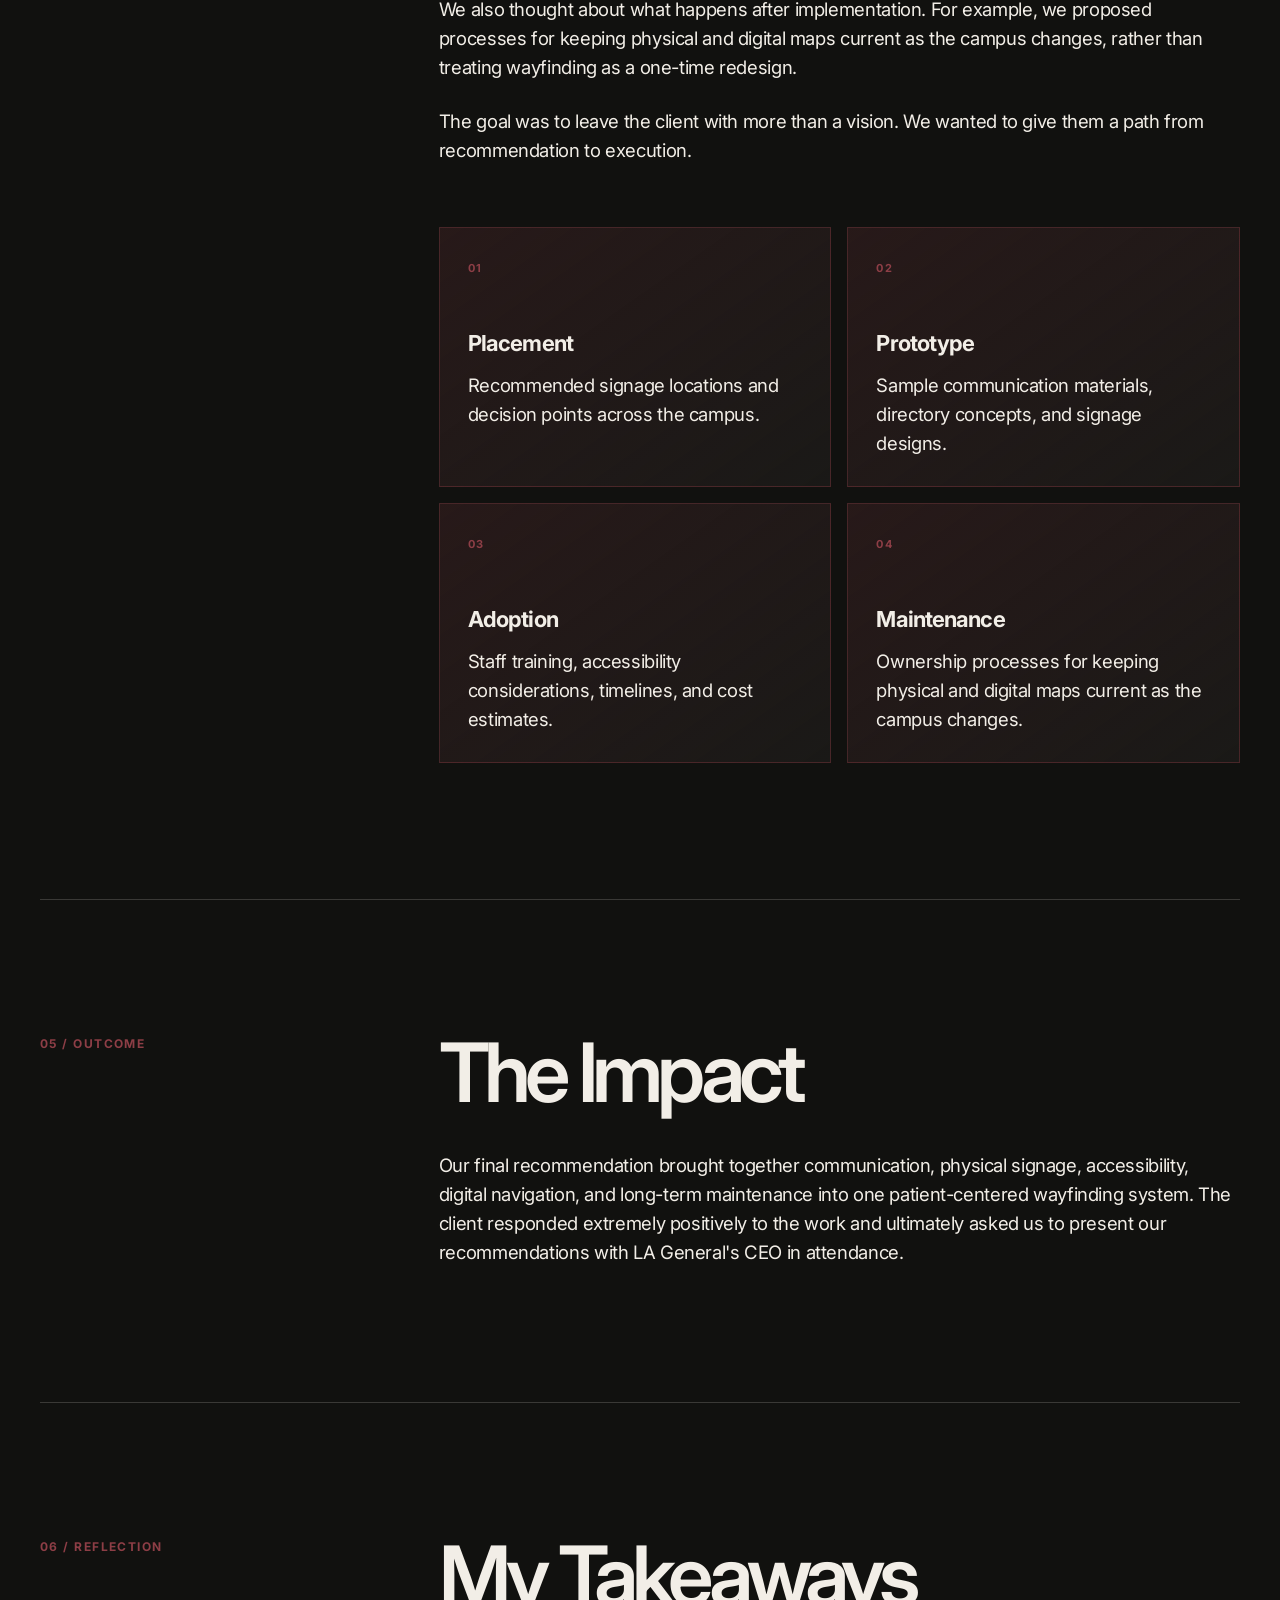
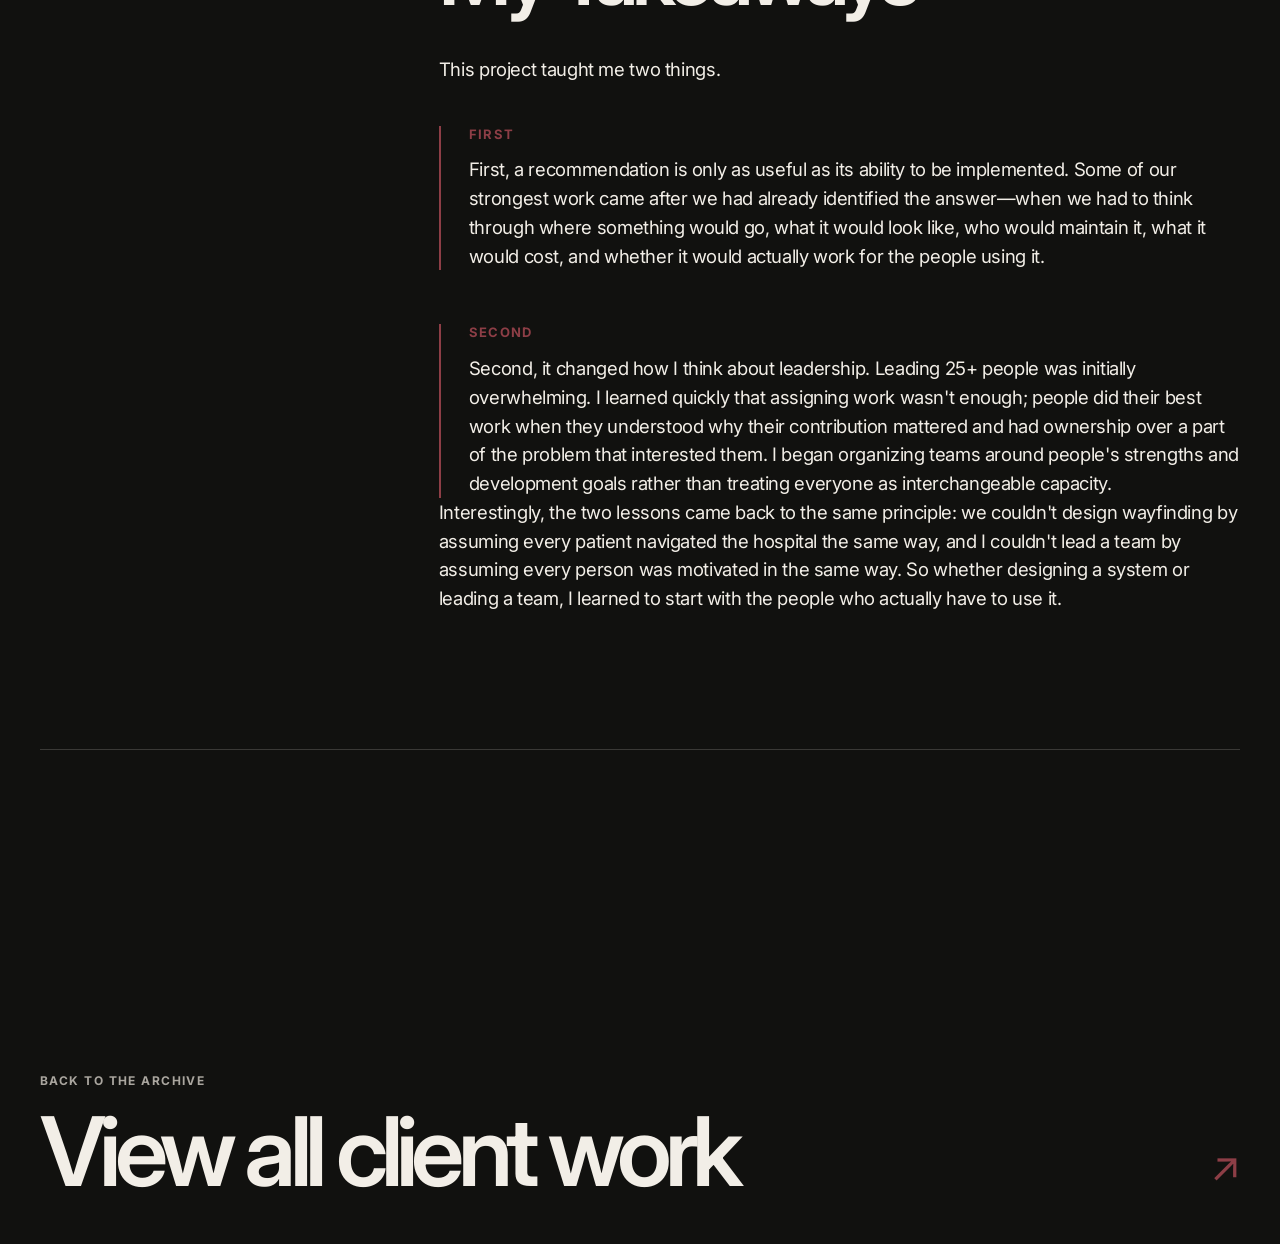
<file: client-work/la-general-medical-center/index.html>
<!doctype html>
<html lang="en">
  <head>
    <meta charset="UTF-8" />
    <meta name="viewport" content="width=device-width, initial-scale=1.0" />
    <meta name="description" content="Bella Chien’s patient-centric wayfinding project for Los Angeles General Medical Center." />
    <meta name="theme-color" content="#11110f" />
    <title>Los Angeles General Medical Center — Bella Chien</title>
    <link rel="icon" href="/assets/favicon.svg" type="image/svg+xml" />
    <link rel="preconnect" href="https://fonts.googleapis.com" />
    <link rel="preconnect" href="https://fonts.gstatic.com" crossorigin />
    <link href="https://fonts.googleapis.com/css2?family=Inter:wght@400;500;600;700&display=swap" rel="stylesheet" />
    <link rel="stylesheet" href="/pages.css?v=6" />
    <script src="/pages.js?v=6" defer></script>
  </head>
  <body class="theme-client">
    <div class="case-progress" aria-hidden="true"></div>
    <a class="skip-link" href="#main">Skip to content</a>
    <header class="page-header">
      <a class="page-brand" href="/">bella chien</a>
      <button class="page-menu" type="button" aria-expanded="false" aria-controls="page-nav">menu <span aria-hidden="true">+</span></button>
      <nav class="page-nav" id="page-nav" aria-label="Primary navigation">
        <a href="/about-me/">about me</a>
        <a href="/client-work/" aria-current="page">client work</a>
        <a href="/case-studies/">case studies</a>
        <a href="/thought-bubbles/">thought bubbles</a>
      </nav>
    </header>

    <main id="main">
      <section class="case-hero">
        <h1 class="case-title">Los Angeles General <em>Medical Center</em></h1>
        <div class="case-hero-bottom">
          <div>
            <p class="case-meta"><strong>Pro-Bono Consulting Project Manager</strong>Sep’25 — Dec’25</p>
            <a class="pdf-link" href="/assets/pdfs/client-work/la-general-medical-center.pdf" target="_blank" rel="noopener">View full PDF <span>↗</span></a>
          </div>
          <p class="case-summary">Led a team of <strong>25+ consultants</strong> to develop a patient-centric wayfinding system for one of the largest public hospitals in Los Angeles</p>
        </div>
      </section>

      <figure class="case-cover reveal">
        <img src="/assets/la-general/campus.png" alt="Los Angeles General Medical Center campus" />
        <figcaption>Los Angeles General Medical Center / campus context</figcaption>
      </figure>

      <article class="case-body">
        <section class="case-intro reveal">
          <h2>At a<br />glance</h2>
          <p>Los Angeles General Medical Center asked our team to redesign its wayfinding system across a complex, multi-building campus serving a diverse patient population. The project addressed navigation challenges that disproportionately affected first-time visitors, non-English speakers, elderly patients, and individuals with disabilities. By mapping the full patient journey from pre-arrival to appointment, we identified breakdowns in communication, signage, and digital tools. Our recommendations centered on a hybrid wayfinding model combining multilingual pre-arrival communication, ADA-compliant physical signage, and digital mapping solutions to reduce confusion, improve punctuality, and enhance overall patient experience without requiring major structural changes.</p>
        </section>

        <section class="case-section reveal">
          <div class="case-section-number">01 / Context</div>
          <div class="case-section-content">
            <h2>The Problem</h2>
            <p>Los Angeles General Medical Center is one of the largest public hospitals in Los Angeles, serving a large and diverse patient population across a complex, multi-building campus.</p>
            <p>Finding your way through a hospital starts before walking through the doors: figuring out where your appointment is, which building to enter, where to park, and what information to follow once you arrive. Those challenges become even more significant for first-time visitors, non-English speakers, elderly patients, and people with disabilities. Our goal was to understand that entire experience and make that entire journey more intuitive, inclusive, and efficient, while prioritizing solutions that could work within LA General's existing infrastructure rather than requiring major structural changes.</p>
          </div>
        </section>

        <section class="case-section reveal">
          <div class="case-section-number">02 / Research</div>
          <div class="case-section-content">
            <h2>The Approach</h2>
            <p>We started by treating wayfinding as an end-to-end patient journey: Pre-Arrival → Arrival → Outdoor Wayfinding → Indoor Wayfinding.</p>
            <p>Through background research and an on-site assessment, we identified friction across each stage as shown below:</p>
            <div class="journey-map" aria-label="Patient journey diagnosis">
              <article><span>01</span><h3>Pre-arrival</h3><p>Appointment emails only had room details, lacked image-driven visual instructions, and sometimes contained outdated information.</p></article>
              <article><span>02</span><h3>Arrival</h3><p>Parking assignments and locations were unclear, valet was underused, and public transit drop-off instructions were difficult to follow.</p></article>
              <article><span>03</span><h3>Outdoor wayfinding</h3><p>Signs were difficult to read, building labels were inconsistent, and connected hallways were not clearly indicated.</p></article>
              <article><span>04</span><h3>Indoor wayfinding</h3><p>Maps and floor numbers were inconsistent, digital directories conflicted, and patients relied heavily on staff for directions.</p></article>
            </div>
            <p>Accessibility added another layer of consideration. We had to consider how the same environment could be experienced differently by first-time visitors, multilingual patients, elderly patients, and people with hearing, cognitive, or mobility impairments.</p>
            <div class="accessibility-grid" aria-label="Accessibility considerations">
              <article><span aria-hidden="true">◖</span><h3>Hearing</h3><p>Pair auditory information with visible equivalents and consistent hearing-assist symbols.</p></article>
              <article><span aria-hidden="true">◌</span><h3>Cognitive</h3><p>Minimize decision points, jargon, and inconsistent department naming.</p></article>
              <article><span aria-hidden="true">↗</span><h3>Mobility</h3><p>Design for different lines of sight, clear routes, non-glare finishes, and tactile signage.</p></article>
            </div>
          </div>
        </section>

        <section class="case-section reveal">
          <div class="case-section-number">03 / System</div>
          <div class="case-section-content">
            <h2>Designing the Patient Journey</h2>
            <p>Our recommendation centered on a hybrid physical and digital wayfinding system that could support patients throughout their journey.</p>
            <div class="solution-system">
              <article><span>Before arrival</span><h3>Communicate in context</h3><p>Redesigned appointment confirmations, visual instructions, multiple languages, and consistent third-party map information.</p></article>
              <article><span>On campus</span><h3>Make decisions legible</h3><p>Clear parking signs and high-contrast directional signage at the points where drivers and pedestrians actually choose a route.</p></article>
              <article><span>Inside</span><h3>Connect physical + digital</h3><p>Standardized directories, color cues, updated floor maps, and QR-supported navigation that reinforce one another.</p></article>
            </div>
          </div>
        </section>

        <section class="case-section reveal">
          <div class="case-section-number">04 / Execution</div>
          <div class="case-section-content">
            <h2>Making the Recommendations Implementable</h2>
            <p>One of the most important parts of the project was pushing beyond “what should LA General do?” to “what would it actually take to do it?”</p>
            <p>Our final deliverable included sample communication materials and signage designs, recommended signage locations, digital directory concepts, accessibility considerations, technology comparisons, implementation timelines, staff training considerations, long-term maintenance processes, and cost estimates.</p>
            <p>We also thought about what happens after implementation. For example, we proposed processes for keeping physical and digital maps current as the campus changes, rather than treating wayfinding as a one-time redesign.</p>
            <p>The goal was to leave the client with more than a vision. We wanted to give them a path from recommendation to execution.</p>
            <div class="implementation-grid">
              <article><span>01</span><h3>Placement</h3><p>Recommended signage locations and decision points across the campus.</p></article>
              <article><span>02</span><h3>Prototype</h3><p>Sample communication materials, directory concepts, and signage designs.</p></article>
              <article><span>03</span><h3>Adoption</h3><p>Staff training, accessibility considerations, timelines, and cost estimates.</p></article>
              <article><span>04</span><h3>Maintenance</h3><p>Ownership processes for keeping physical and digital maps current as the campus changes.</p></article>
            </div>
          </div>
        </section>

        <section class="case-section reveal">
          <div class="case-section-number">05 / Outcome</div>
          <div class="case-section-content">
            <h2>The Impact</h2>
            <p>Our final recommendation brought together communication, physical signage, accessibility, digital navigation, and long-term maintenance into one patient-centered wayfinding system. The client responded extremely positively to the work and ultimately asked us to present our recommendations with LA General's CEO in attendance.</p>
          </div>
        </section>

        <section class="case-section reveal">
          <div class="case-section-number">06 / Reflection</div>
          <div class="case-section-content">
            <h2>My Takeaways</h2>
            <p>This project taught me two things.</p>
            <div class="takeaway">
              <strong>First</strong>
              <p>First, a recommendation is only as useful as its ability to be implemented. Some of our strongest work came after we had already identified the answer—when we had to think through where something would go, what it would look like, who would maintain it, what it would cost, and whether it would actually work for the people using it.</p>
            </div>
            <div class="takeaway">
              <strong>Second</strong>
              <p>Second, it changed how I think about leadership. Leading 25+ people was initially overwhelming. I learned quickly that assigning work wasn't enough; people did their best work when they understood why their contribution mattered and had ownership over a part of the problem that interested them. I began organizing teams around people's strengths and development goals rather than treating everyone as interchangeable capacity.</p>
            </div>
            <p>Interestingly, the two lessons came back to the same principle: we couldn't design wayfinding by assuming every patient navigated the hospital the same way, and I couldn't lead a team by assuming every person was motivated in the same way. So whether designing a system or leading a team, I learned to start with the people who actually have to use it.</p>
          </div>
        </section>

        <section class="case-next reveal">
          <div>
            <p>Back to the archive</p>
            <a href="/client-work/">View all client work</a>
          </div>
          <span aria-hidden="true">↗</span>
        </section>
      </article>
    </main>
  </body>
</html>
</file>
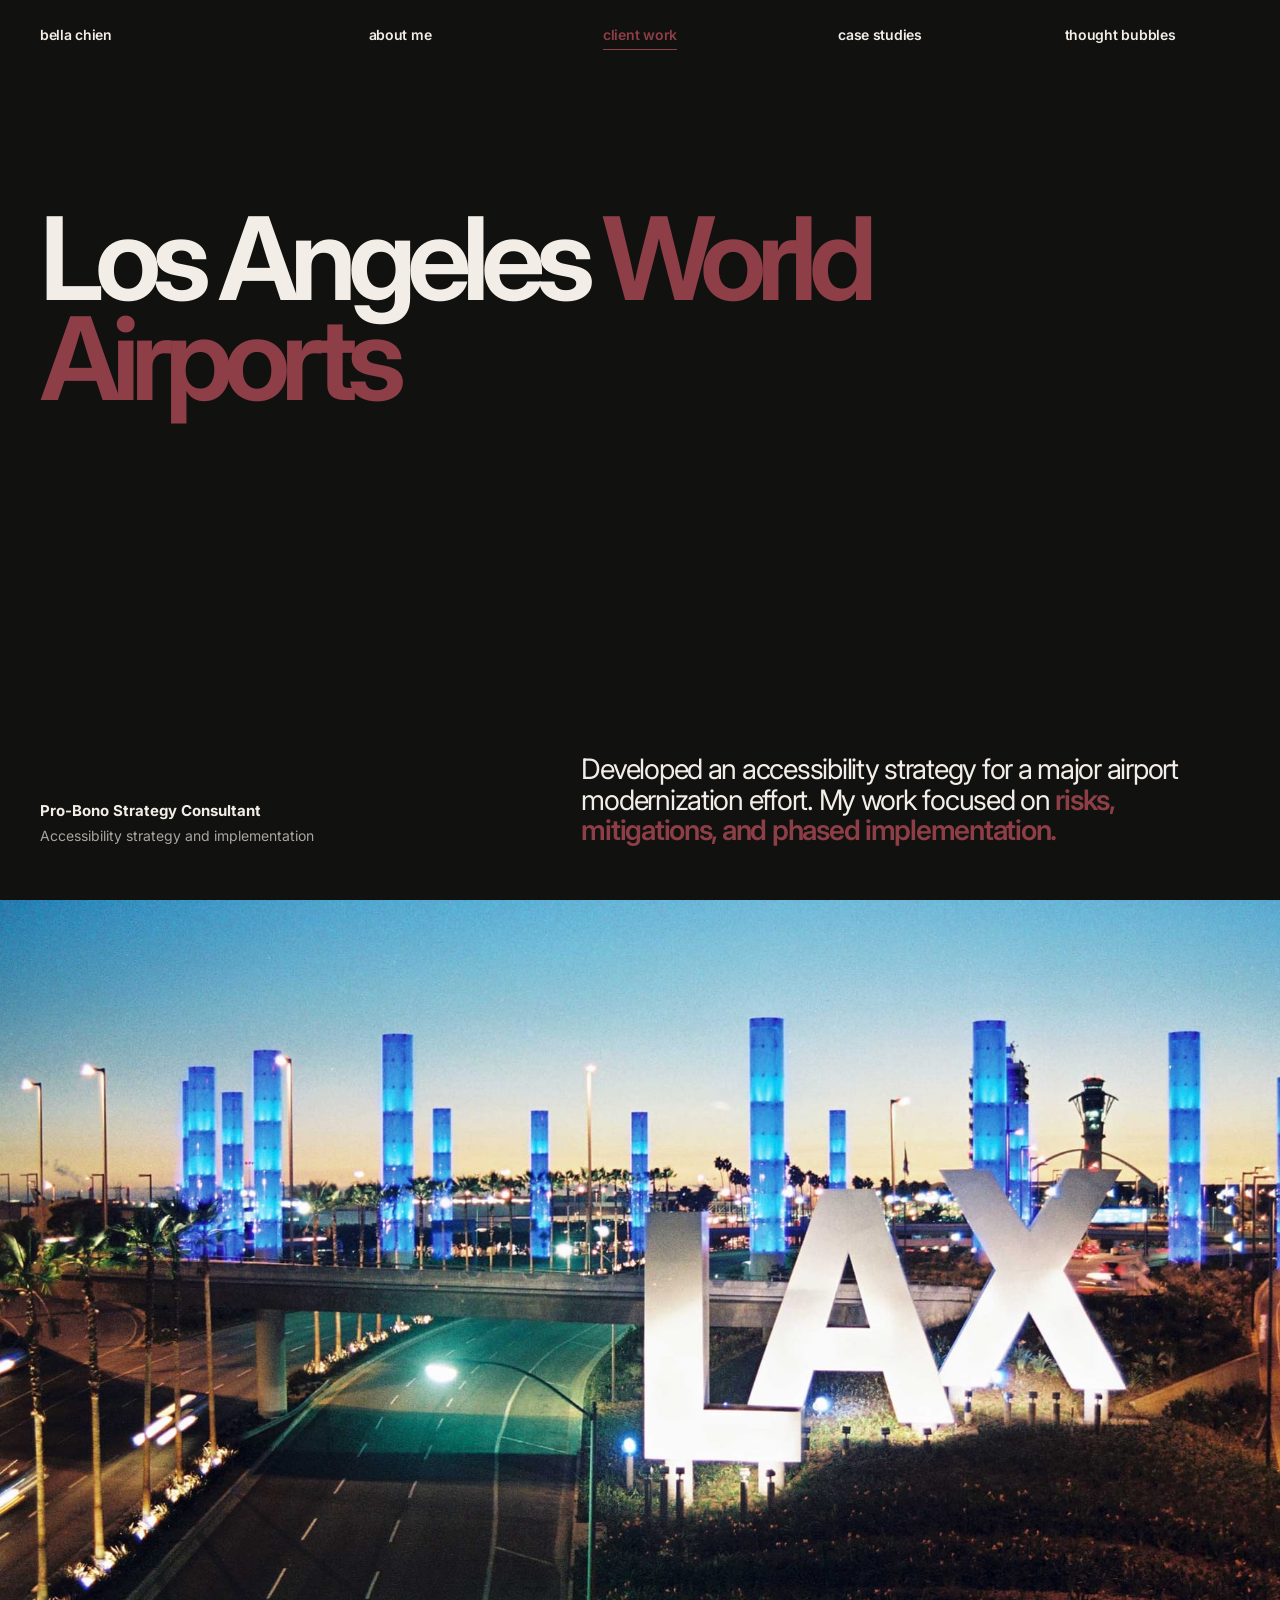
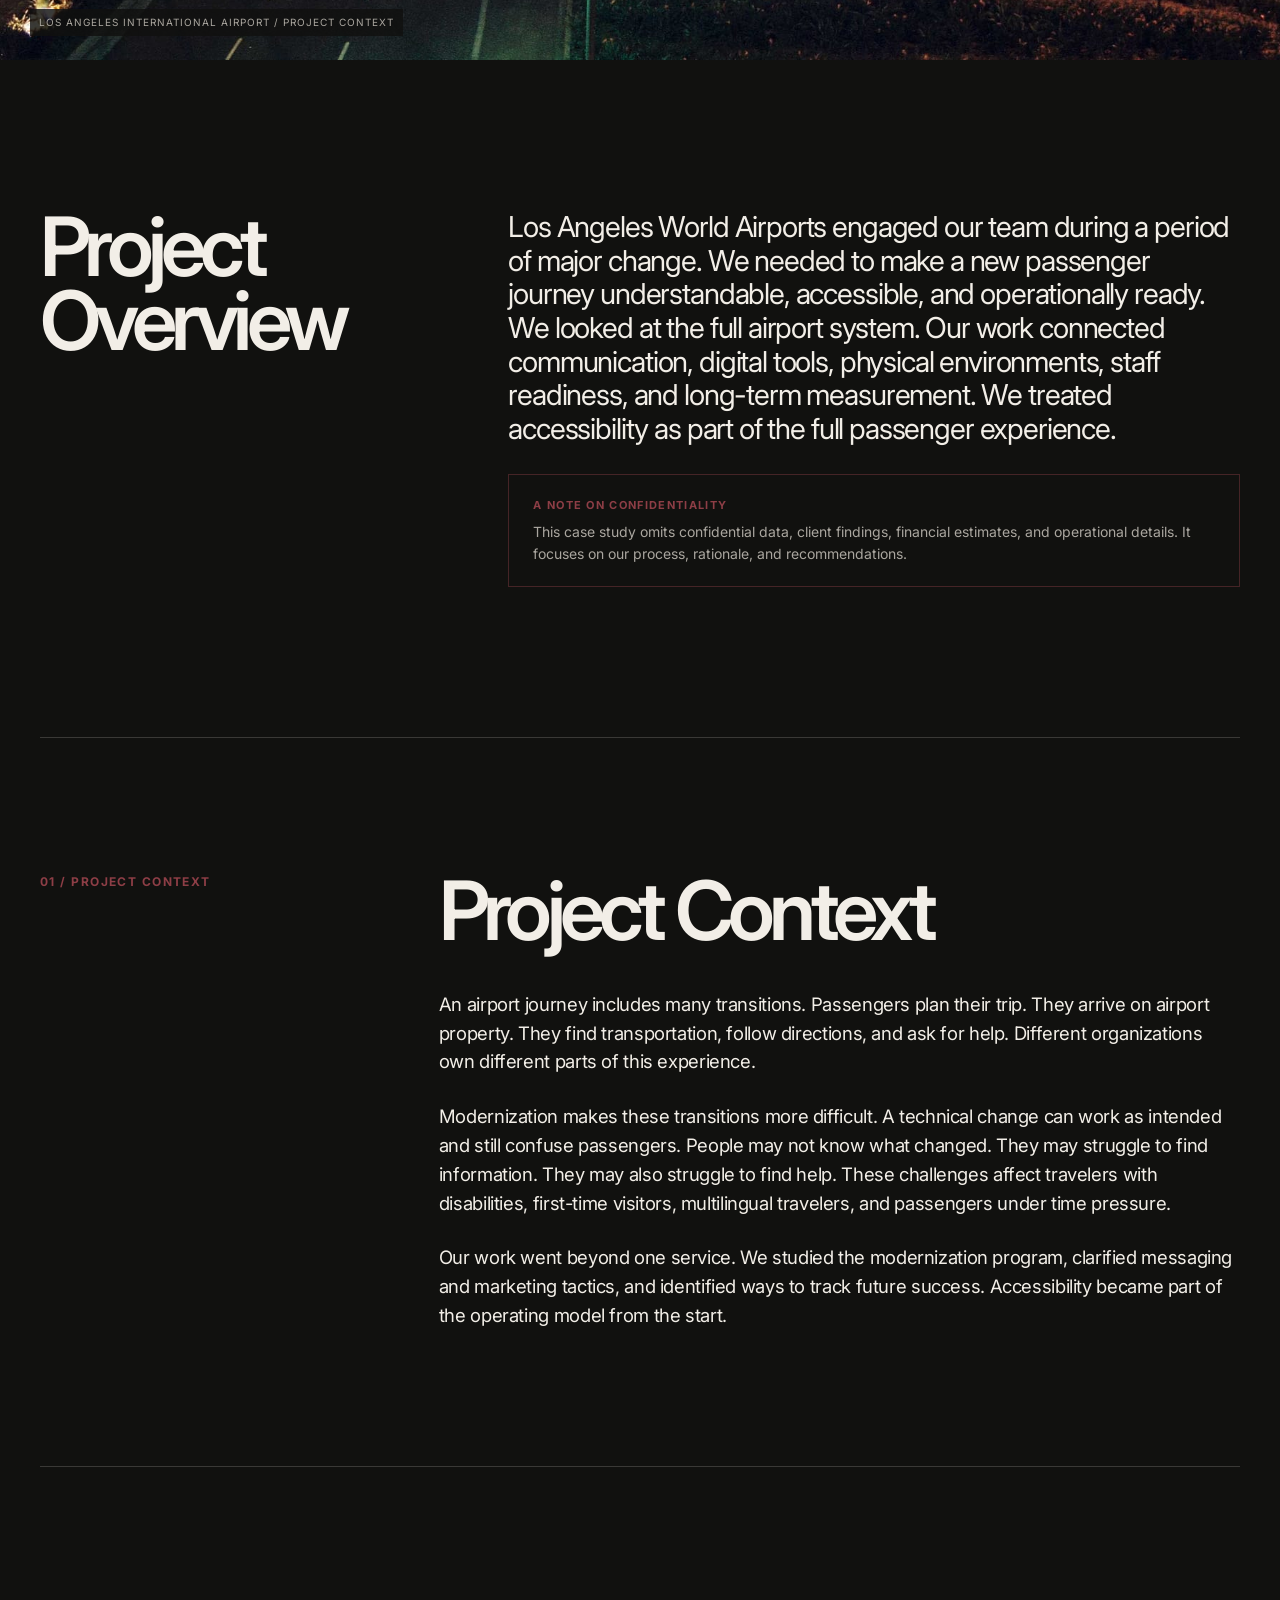
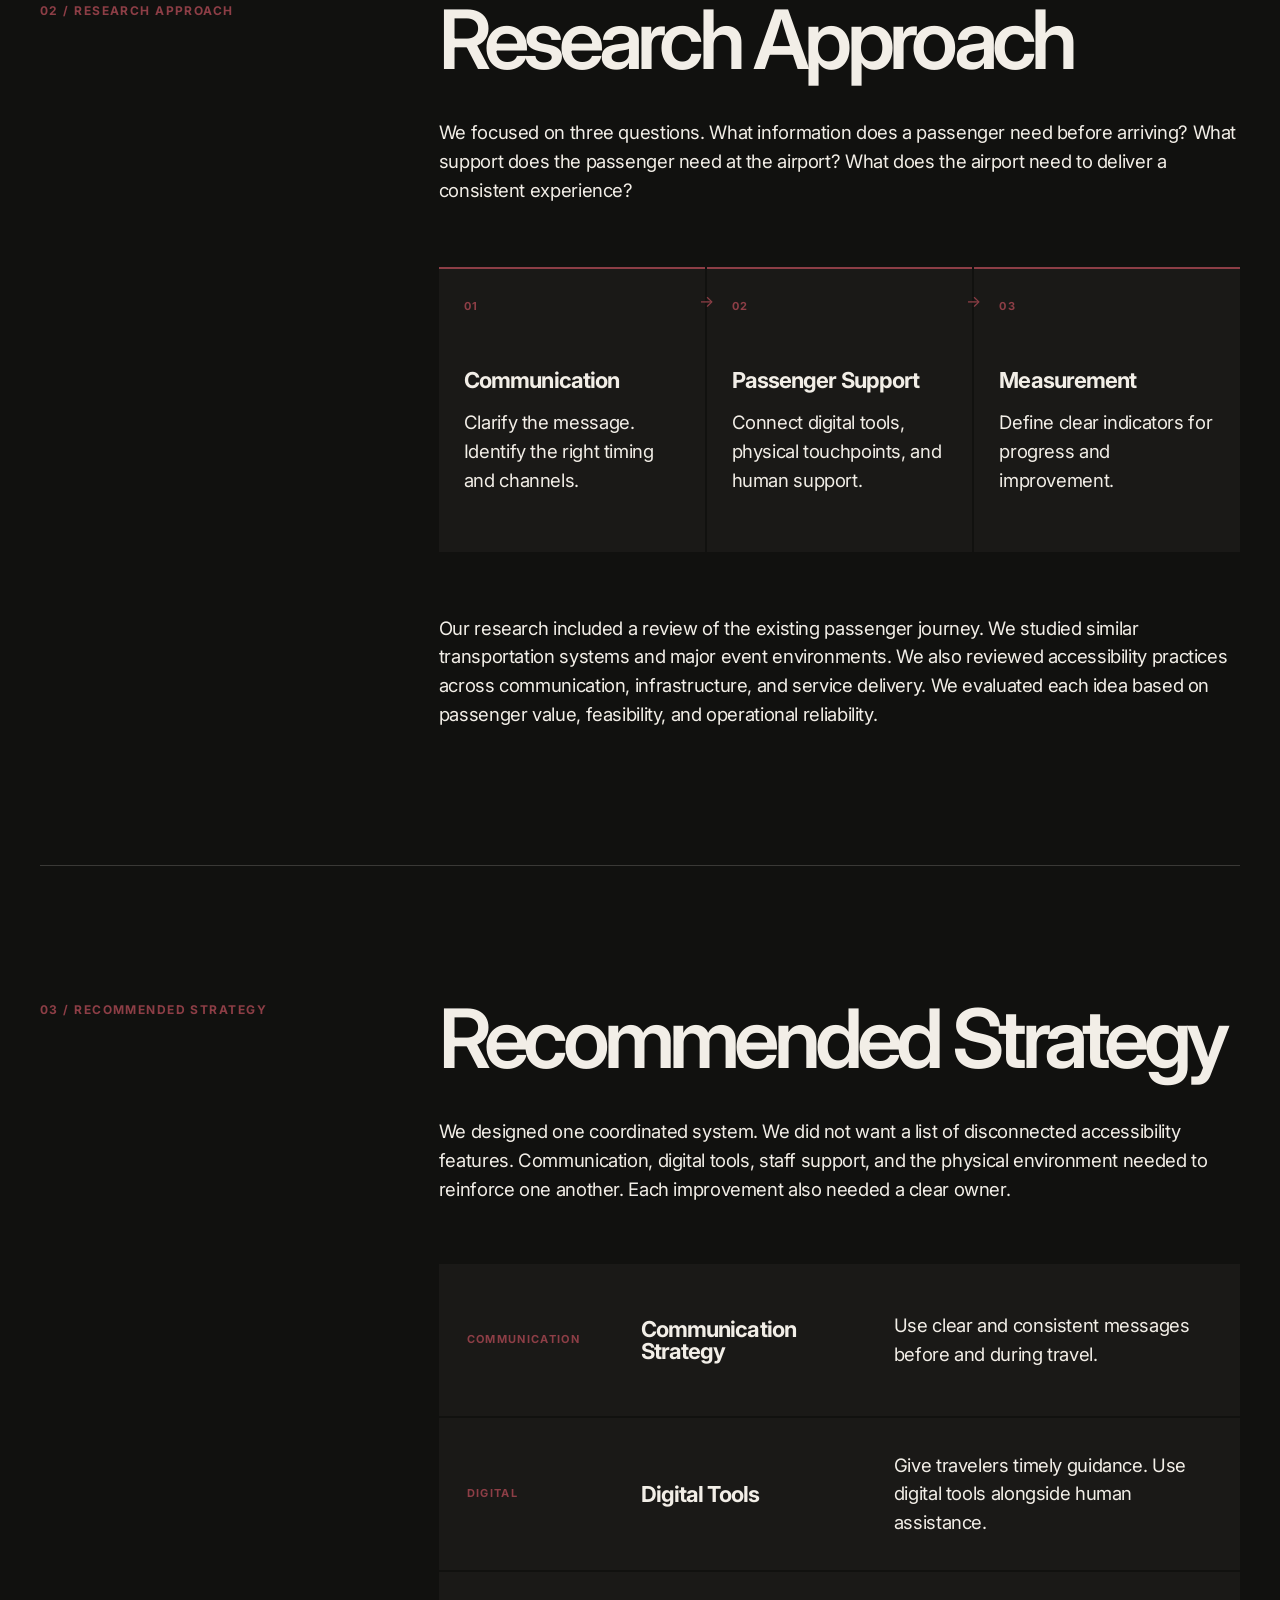
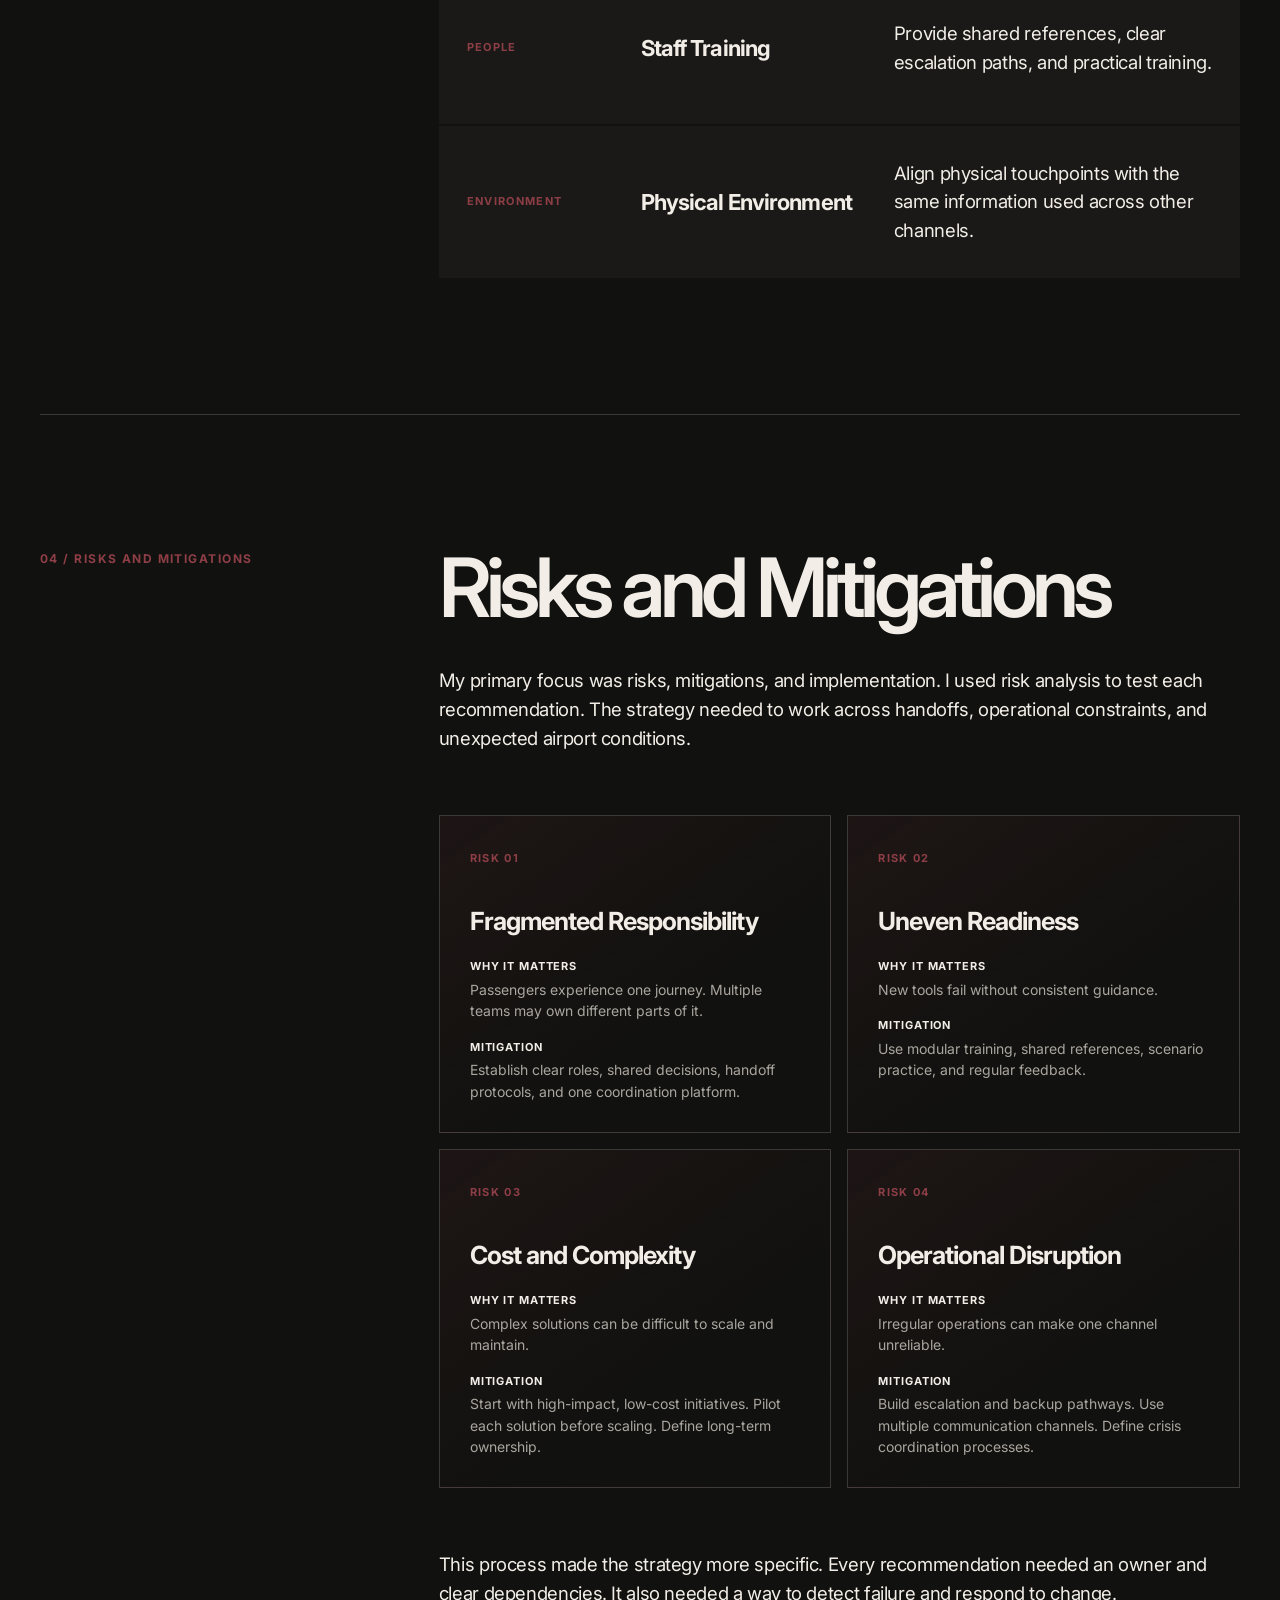
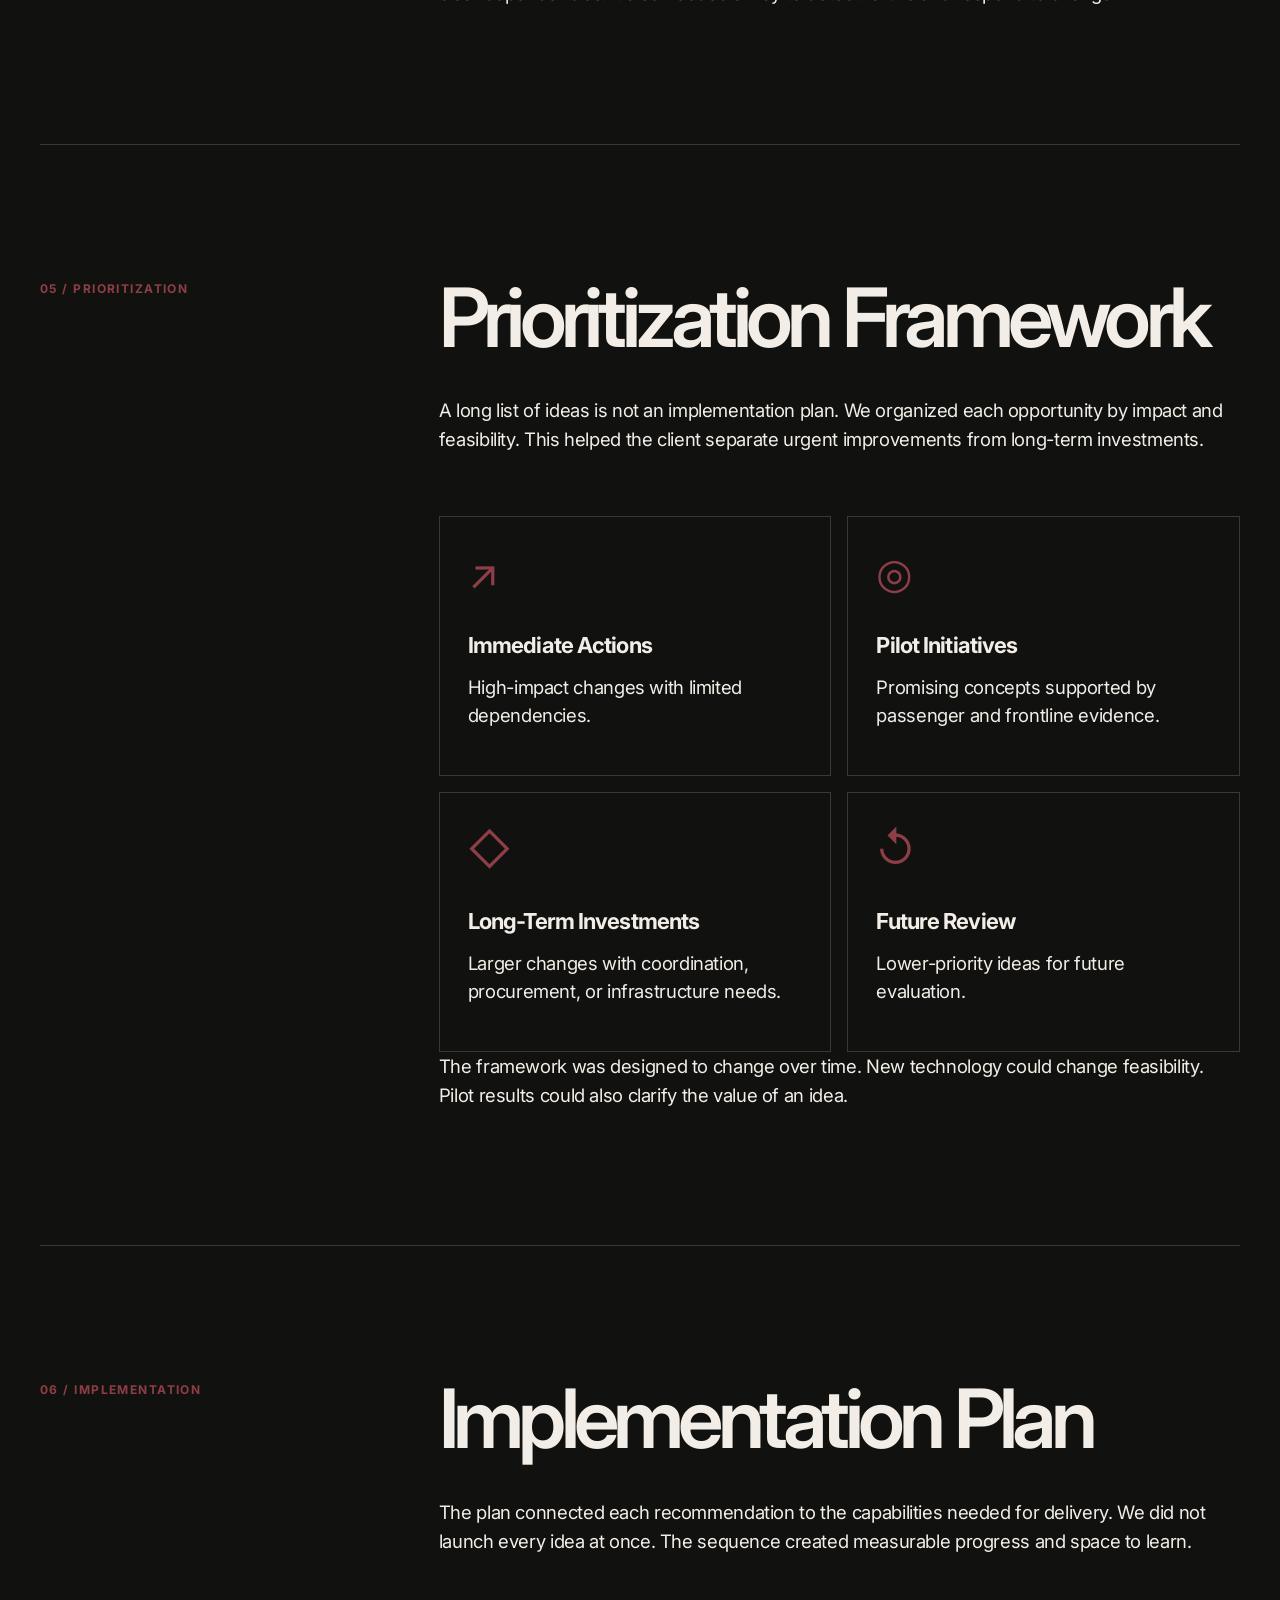
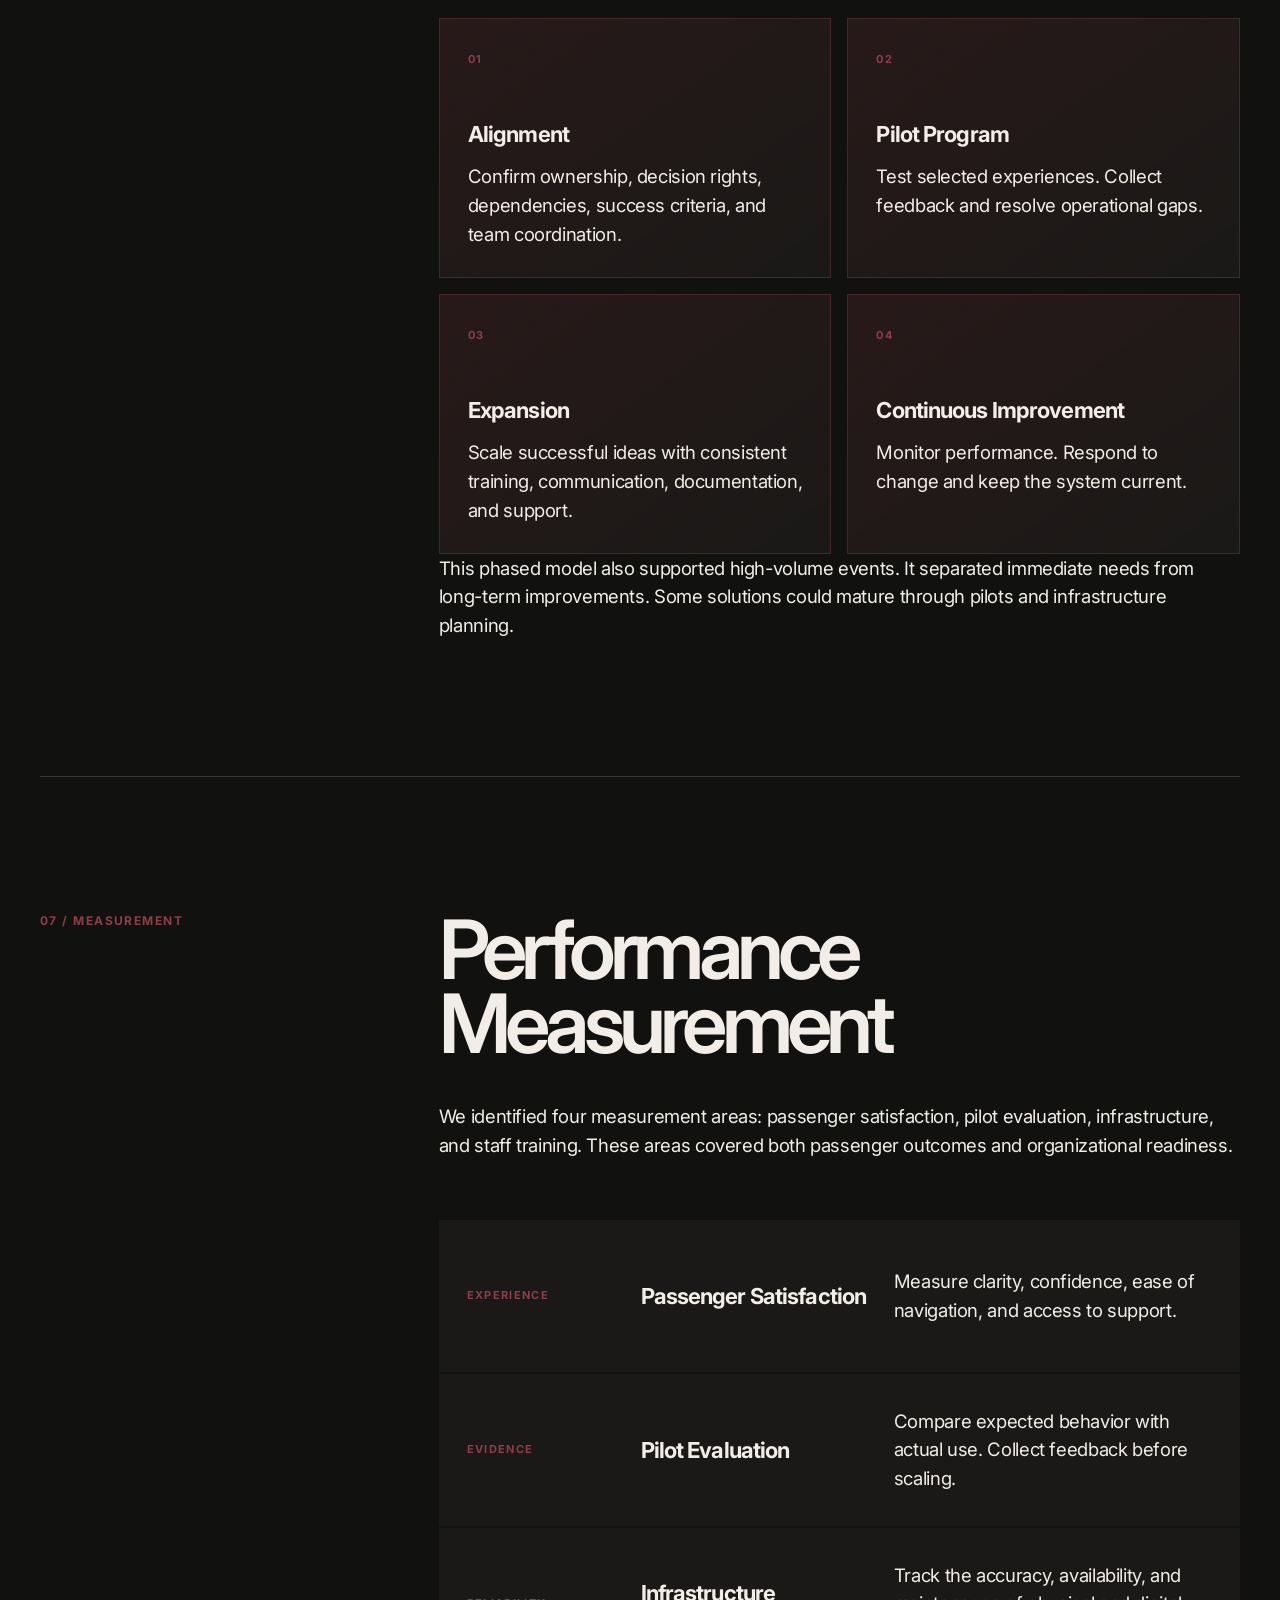
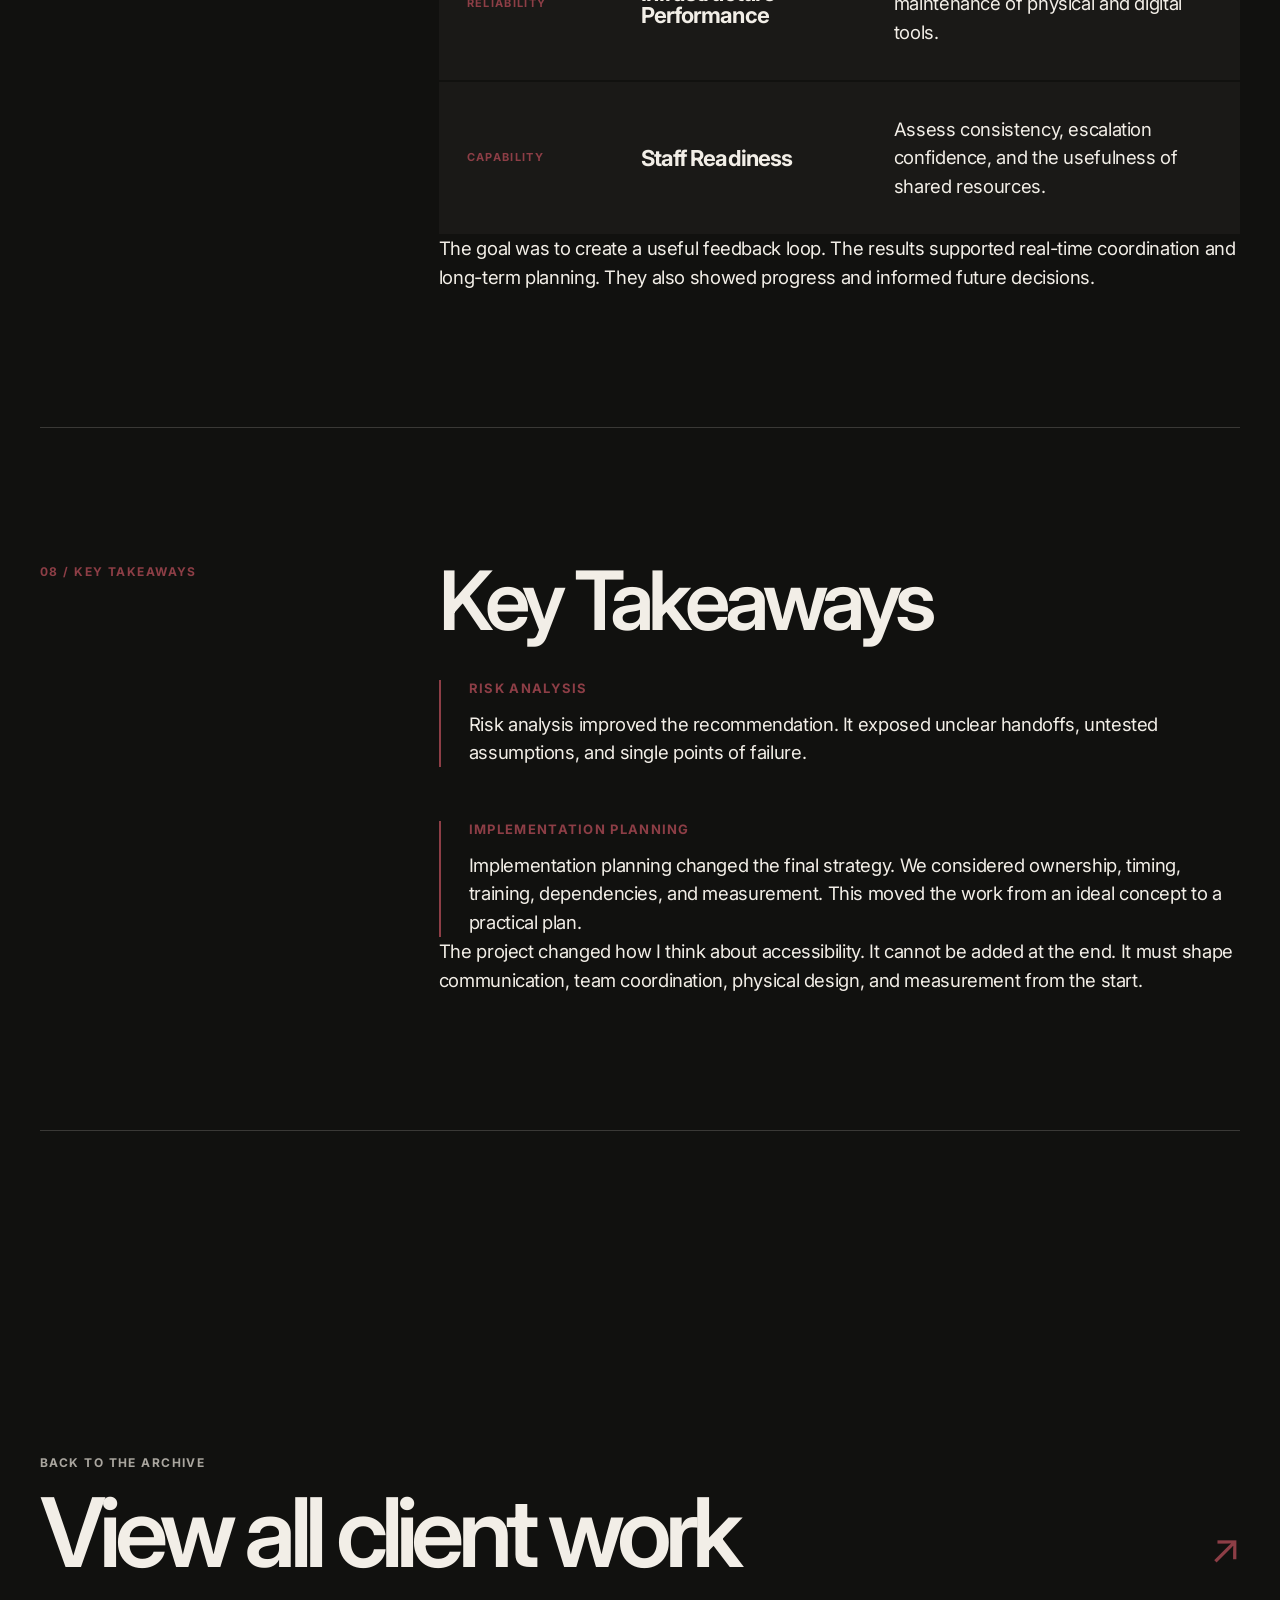
<file: client-work/los-angeles-world-airports/index.html>
<!doctype html>
<html lang="en">
  <head>
    <meta charset="UTF-8" />
    <meta name="viewport" content="width=device-width, initial-scale=1.0" />
    <meta name="description" content="Bella Chien’s accessibility strategy and implementation work for Los Angeles World Airports." />
    <meta name="theme-color" content="#11110f" />
    <title>Los Angeles World Airports — Bella Chien</title>
    <link rel="icon" href="/assets/favicon.svg" type="image/svg+xml" />
    <link rel="preconnect" href="https://fonts.googleapis.com" />
    <link rel="preconnect" href="https://fonts.gstatic.com" crossorigin />
    <link href="https://fonts.googleapis.com/css2?family=Inter:wght@400;500;600;700&display=swap" rel="stylesheet" />
    <link rel="stylesheet" href="/pages.css?v=7" />
    <script src="/pages.js?v=6" defer></script>
  </head>
  <body class="theme-client">
    <div class="case-progress" aria-hidden="true"></div>
    <a class="skip-link" href="#main">Skip to content</a>
    <header class="page-header">
      <a class="page-brand" href="/">bella chien</a>
      <button class="page-menu" type="button" aria-expanded="false" aria-controls="page-nav">menu <span aria-hidden="true">+</span></button>
      <nav class="page-nav" id="page-nav" aria-label="Primary navigation">
        <a href="/about-me/">about me</a>
        <a href="/client-work/" aria-current="page">client work</a>
        <a href="/case-studies/">case studies</a>
        <a href="/thought-bubbles/">thought bubbles</a>
      </nav>
    </header>

    <main id="main">
      <section class="case-hero">
        <h1 class="case-title">Los Angeles <em>World Airports</em></h1>
        <div class="case-hero-bottom">
          <p class="case-meta"><strong>Pro-Bono Strategy Consultant</strong>Accessibility strategy and implementation</p>
          <p class="case-summary">Developed an accessibility strategy for a major airport modernization effort. My work focused on <strong>risks, mitigations, and phased implementation.</strong></p>
        </div>
      </section>

      <figure class="case-cover case-cover-lax reveal">
        <img src="/assets/projects/new-lax.jpg" alt="Illuminated LAX sign and light pylons at night" />
        <figcaption>Los Angeles International Airport / project context</figcaption>
      </figure>

      <article class="case-body">
        <section class="case-intro reveal">
          <h2>Project<br />Overview</h2>
          <div>
            <p>Los Angeles World Airports engaged our team during a period of major change. We needed to make a new passenger journey understandable, accessible, and operationally ready. We looked at the full airport system. Our work connected communication, digital tools, physical environments, staff readiness, and long-term measurement. We treated accessibility as part of the full passenger experience.</p>
            <p class="confidentiality-note"><strong>A note on confidentiality</strong>This case study omits confidential data, client findings, financial estimates, and operational details. It focuses on our process, rationale, and recommendations.</p>
          </div>
        </section>

        <section class="case-section reveal">
          <div class="case-section-number">01 / Project Context</div>
          <div class="case-section-content">
            <h2>Project Context</h2>
            <p>An airport journey includes many transitions. Passengers plan their trip. They arrive on airport property. They find transportation, follow directions, and ask for help. Different organizations own different parts of this experience.</p>
            <p>Modernization makes these transitions more difficult. A technical change can work as intended and still confuse passengers. People may not know what changed. They may struggle to find information. They may also struggle to find help. These challenges affect travelers with disabilities, first-time visitors, multilingual travelers, and passengers under time pressure.</p>
            <p>Our work went beyond one service. We studied the modernization program, clarified messaging and marketing tactics, and identified ways to track future success. Accessibility became part of the operating model from the start.</p>
          </div>
        </section>

        <section class="case-section reveal">
          <div class="case-section-number">02 / Research Approach</div>
          <div class="case-section-content">
            <h2>Research Approach</h2>
            <p>We focused on three questions. What information does a passenger need before arriving? What support does the passenger need at the airport? What does the airport need to deliver a consistent experience?</p>
            <div class="journey-map journey-map-three" aria-label="Project approach">
              <article><span>01</span><h3>Communication</h3><p>Clarify the message. Identify the right timing and channels.</p></article>
              <article><span>02</span><h3>Passenger Support</h3><p>Connect digital tools, physical touchpoints, and human support.</p></article>
              <article><span>03</span><h3>Measurement</h3><p>Define clear indicators for progress and improvement.</p></article>
            </div>
            <p>Our research included a review of the existing passenger journey. We studied similar transportation systems and major event environments. We also reviewed accessibility practices across communication, infrastructure, and service delivery. We evaluated each idea based on passenger value, feasibility, and operational reliability.</p>
          </div>
        </section>

        <section class="case-section reveal">
          <div class="case-section-number">03 / Recommended Strategy</div>
          <div class="case-section-content">
            <h2>Recommended Strategy</h2>
            <p>We designed one coordinated system. We did not want a list of disconnected accessibility features. Communication, digital tools, staff support, and the physical environment needed to reinforce one another. Each improvement also needed a clear owner.</p>
            <div class="solution-system">
              <article><span>Communication</span><h3>Communication Strategy</h3><p>Use clear and consistent messages before and during travel.</p></article>
              <article><span>Digital</span><h3>Digital Tools</h3><p>Give travelers timely guidance. Use digital tools alongside human assistance.</p></article>
              <article><span>People</span><h3>Staff Training</h3><p>Provide shared references, clear escalation paths, and practical training.</p></article>
              <article><span>Environment</span><h3>Physical Environment</h3><p>Align physical touchpoints with the same information used across other channels.</p></article>
            </div>
          </div>
        </section>

        <section class="case-section reveal">
          <div class="case-section-number">04 / Risks and Mitigations</div>
          <div class="case-section-content">
            <h2>Risks and Mitigations</h2>
            <p>My primary focus was risks, mitigations, and implementation. I used risk analysis to test each recommendation. The strategy needed to work across handoffs, operational constraints, and unexpected airport conditions.</p>
            <div class="risk-grid">
              <article><span>Risk 01</span><h3>Fragmented Responsibility</h3><p><strong>Why it matters</strong> Passengers experience one journey. Multiple teams may own different parts of it.</p><p><strong>Mitigation</strong> Establish clear roles, shared decisions, handoff protocols, and one coordination platform.</p></article>
              <article><span>Risk 02</span><h3>Uneven Readiness</h3><p><strong>Why it matters</strong> New tools fail without consistent guidance.</p><p><strong>Mitigation</strong> Use modular training, shared references, scenario practice, and regular feedback.</p></article>
              <article><span>Risk 03</span><h3>Cost and Complexity</h3><p><strong>Why it matters</strong> Complex solutions can be difficult to scale and maintain.</p><p><strong>Mitigation</strong> Start with high-impact, low-cost initiatives. Pilot each solution before scaling. Define long-term ownership.</p></article>
              <article><span>Risk 04</span><h3>Operational Disruption</h3><p><strong>Why it matters</strong> Irregular operations can make one channel unreliable.</p><p><strong>Mitigation</strong> Build escalation and backup pathways. Use multiple communication channels. Define crisis coordination processes.</p></article>
            </div>
            <p>This process made the strategy more specific. Every recommendation needed an owner and clear dependencies. It also needed a way to detect failure and respond to change.</p>
          </div>
        </section>

        <section class="case-section reveal">
          <div class="case-section-number">05 / Prioritization</div>
          <div class="case-section-content">
            <h2>Prioritization Framework</h2>
            <p>A long list of ideas is not an implementation plan. We organized each opportunity by impact and feasibility. This helped the client separate urgent improvements from long-term investments.</p>
            <div class="accessibility-grid accessibility-grid-four">
              <article><span aria-hidden="true">↗</span><h3>Immediate Actions</h3><p>High-impact changes with limited dependencies.</p></article>
              <article><span aria-hidden="true">◎</span><h3>Pilot Initiatives</h3><p>Promising concepts supported by passenger and frontline evidence.</p></article>
              <article><span aria-hidden="true">◇</span><h3>Long-Term Investments</h3><p>Larger changes with coordination, procurement, or infrastructure needs.</p></article>
              <article><span aria-hidden="true">↺</span><h3>Future Review</h3><p>Lower-priority ideas for future evaluation.</p></article>
            </div>
            <p>The framework was designed to change over time. New technology could change feasibility. Pilot results could also clarify the value of an idea.</p>
          </div>
        </section>

        <section class="case-section reveal">
          <div class="case-section-number">06 / Implementation</div>
          <div class="case-section-content">
            <h2>Implementation Plan</h2>
            <p>The plan connected each recommendation to the capabilities needed for delivery. We did not launch every idea at once. The sequence created measurable progress and space to learn.</p>
            <div class="implementation-grid">
              <article><span>01</span><h3>Alignment</h3><p>Confirm ownership, decision rights, dependencies, success criteria, and team coordination.</p></article>
              <article><span>02</span><h3>Pilot Program</h3><p>Test selected experiences. Collect feedback and resolve operational gaps.</p></article>
              <article><span>03</span><h3>Expansion</h3><p>Scale successful ideas with consistent training, communication, documentation, and support.</p></article>
              <article><span>04</span><h3>Continuous Improvement</h3><p>Monitor performance. Respond to change and keep the system current.</p></article>
            </div>
            <p>This phased model also supported high-volume events. It separated immediate needs from long-term improvements. Some solutions could mature through pilots and infrastructure planning.</p>
          </div>
        </section>

        <section class="case-section reveal">
          <div class="case-section-number">07 / Measurement</div>
          <div class="case-section-content">
            <h2>Performance Measurement</h2>
            <p>We identified four measurement areas: passenger satisfaction, pilot evaluation, infrastructure, and staff training. These areas covered both passenger outcomes and organizational readiness.</p>
            <div class="solution-system">
              <article><span>Experience</span><h3>Passenger Satisfaction</h3><p>Measure clarity, confidence, ease of navigation, and access to support.</p></article>
              <article><span>Evidence</span><h3>Pilot Evaluation</h3><p>Compare expected behavior with actual use. Collect feedback before scaling.</p></article>
              <article><span>Reliability</span><h3>Infrastructure Performance</h3><p>Track the accuracy, availability, and maintenance of physical and digital tools.</p></article>
              <article><span>Capability</span><h3>Staff Readiness</h3><p>Assess consistency, escalation confidence, and the usefulness of shared resources.</p></article>
            </div>
            <p>The goal was to create a useful feedback loop. The results supported real-time coordination and long-term planning. They also showed progress and informed future decisions.</p>
          </div>
        </section>

        <section class="case-section reveal">
          <div class="case-section-number">08 / Key Takeaways</div>
          <div class="case-section-content">
            <h2>Key Takeaways</h2>
            <div class="takeaway"><strong>Risk Analysis</strong><p>Risk analysis improved the recommendation. It exposed unclear handoffs, untested assumptions, and single points of failure.</p></div>
            <div class="takeaway"><strong>Implementation Planning</strong><p>Implementation planning changed the final strategy. We considered ownership, timing, training, dependencies, and measurement. This moved the work from an ideal concept to a practical plan.</p></div>
            <p>The project changed how I think about accessibility. It cannot be added at the end. It must shape communication, team coordination, physical design, and measurement from the start.</p>
          </div>
        </section>

        <section class="case-next reveal">
          <div><p>Back to the archive</p><a href="/client-work/">View all client work</a></div>
          <span aria-hidden="true">↗</span>
        </section>
      </article>
    </main>
  </body>
</html>
</file>
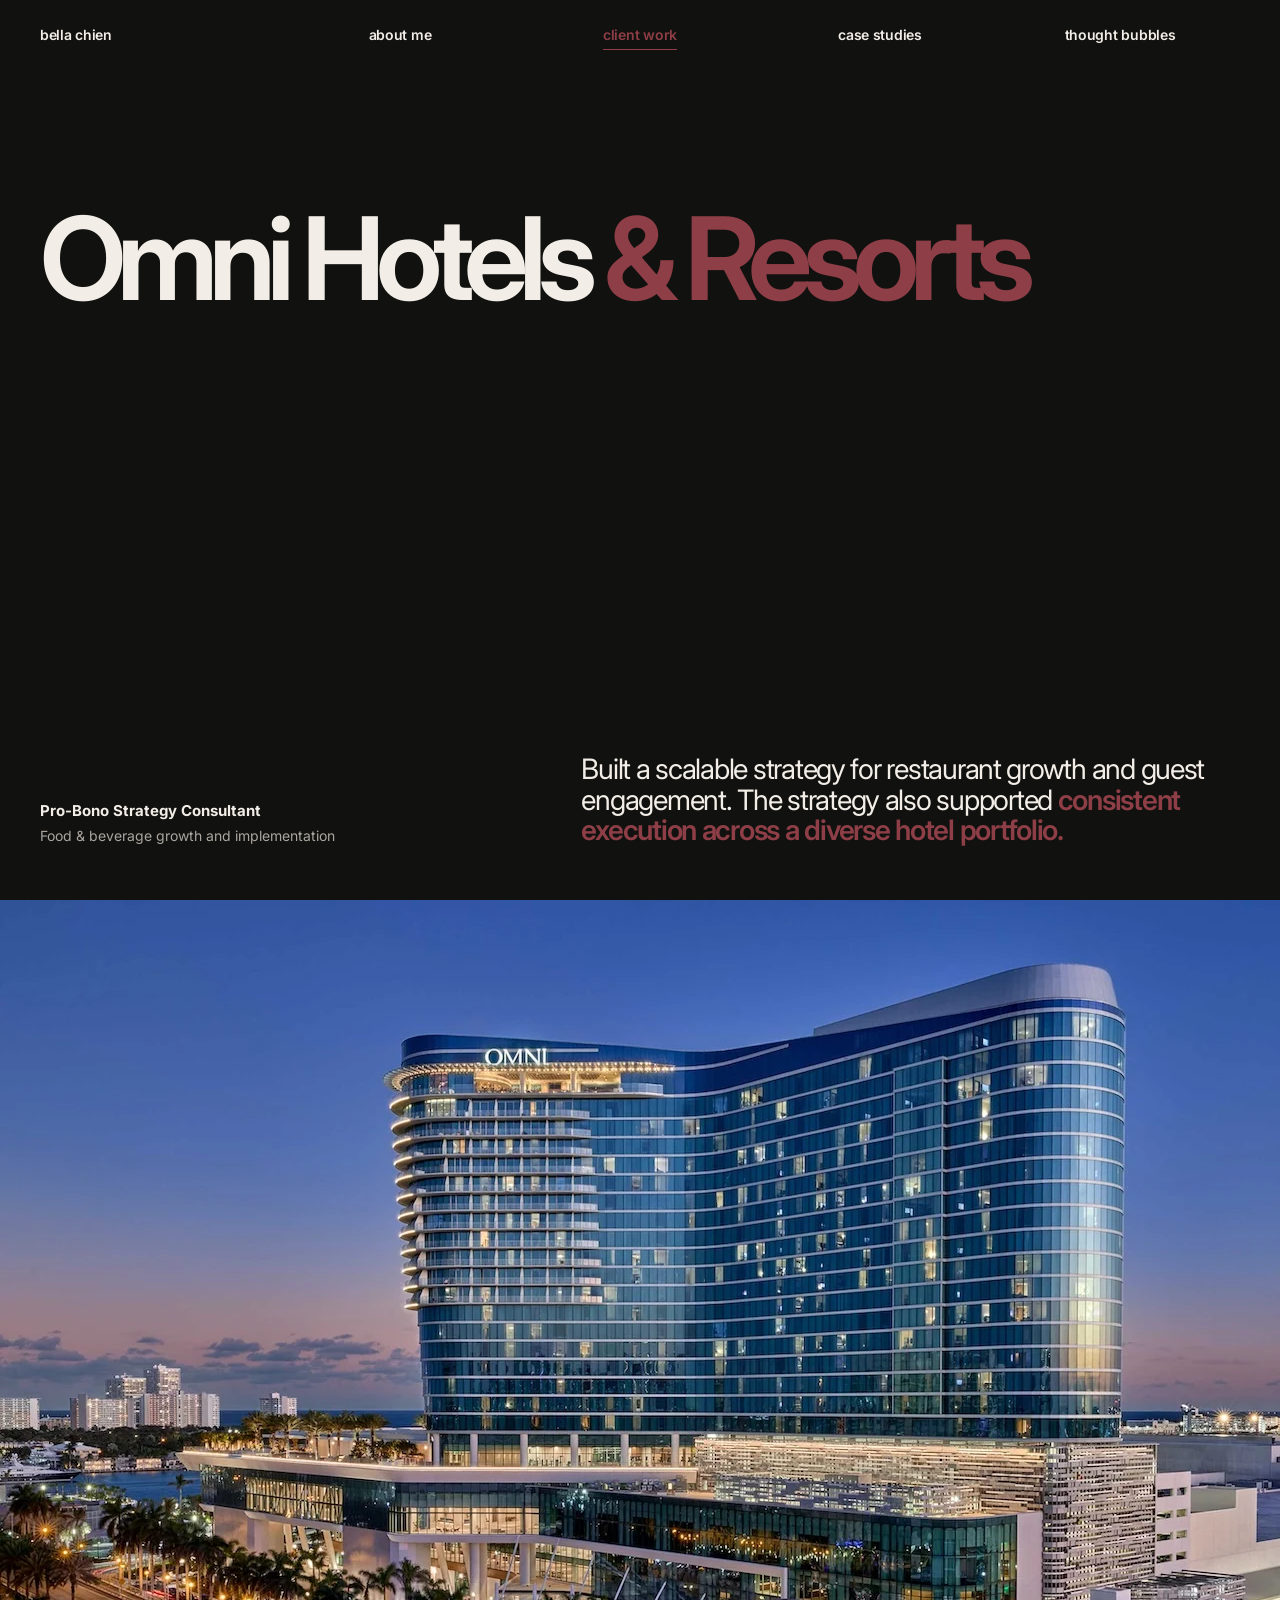
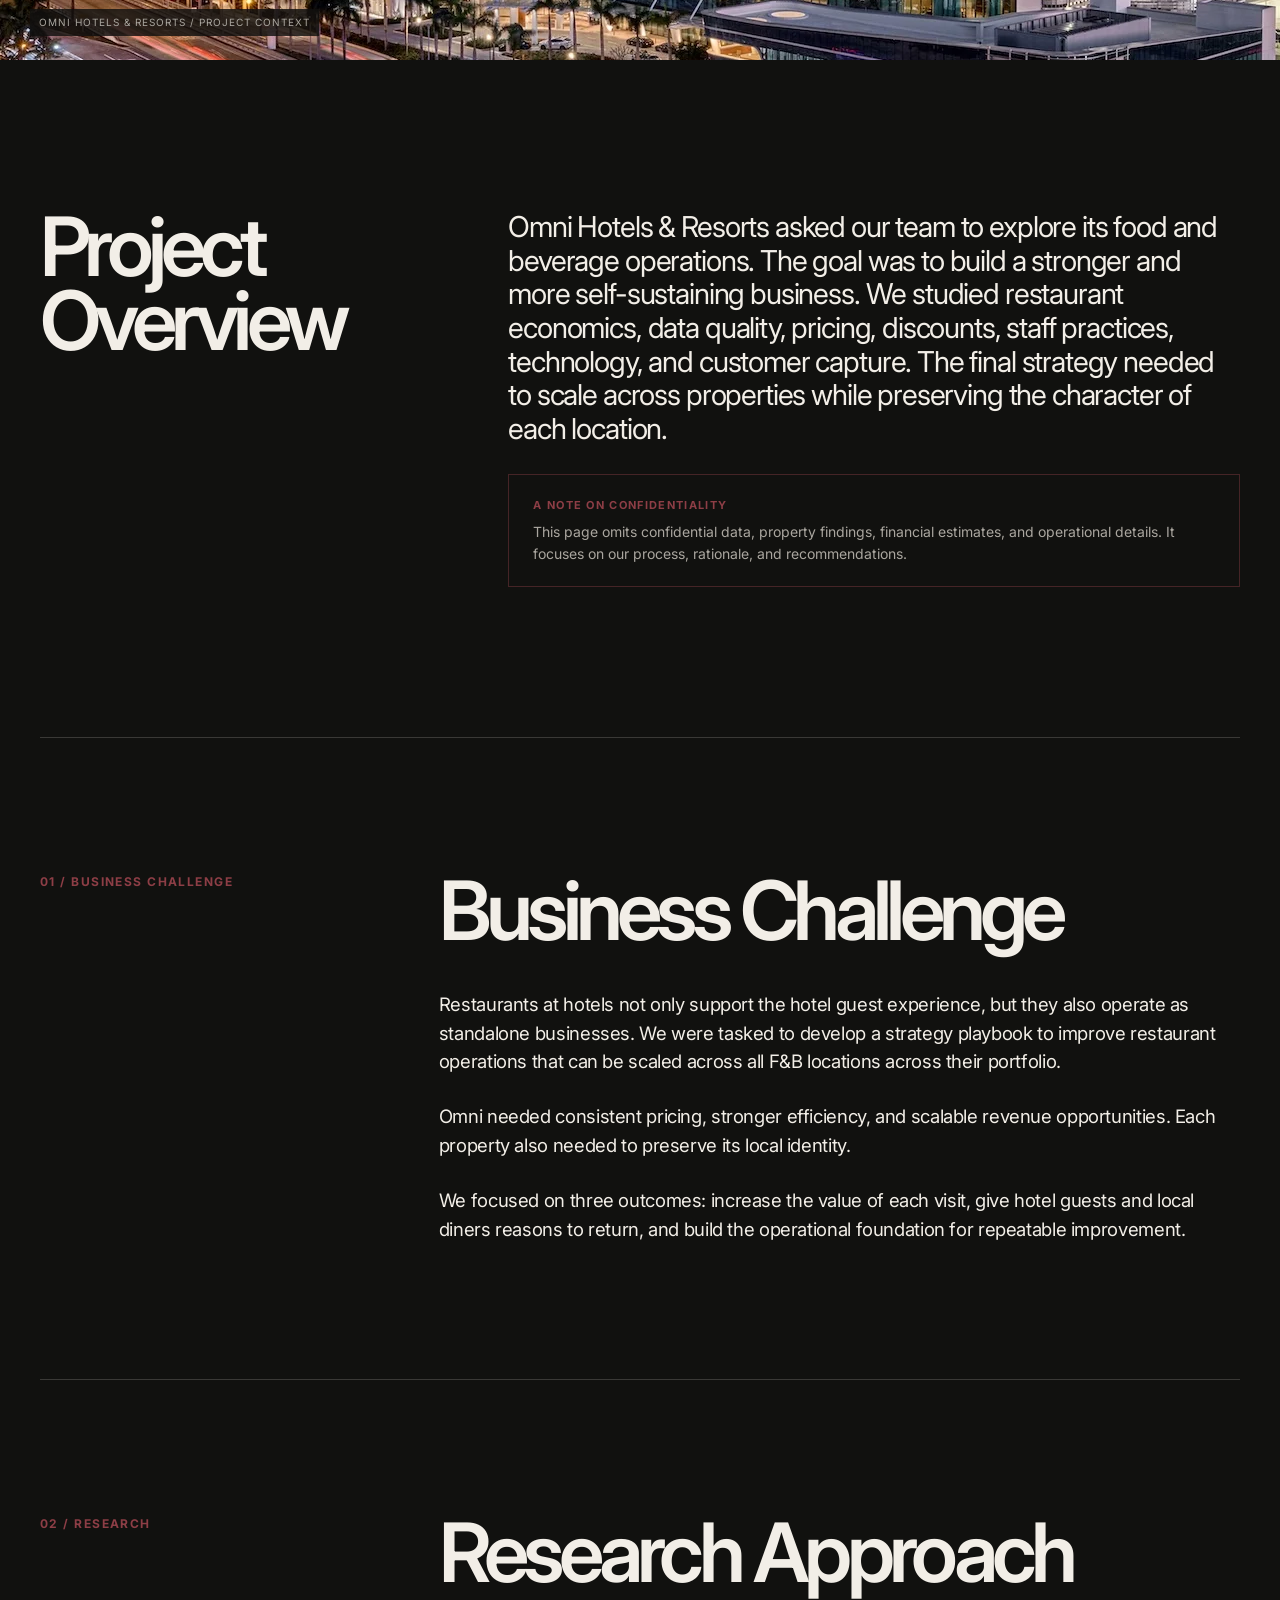
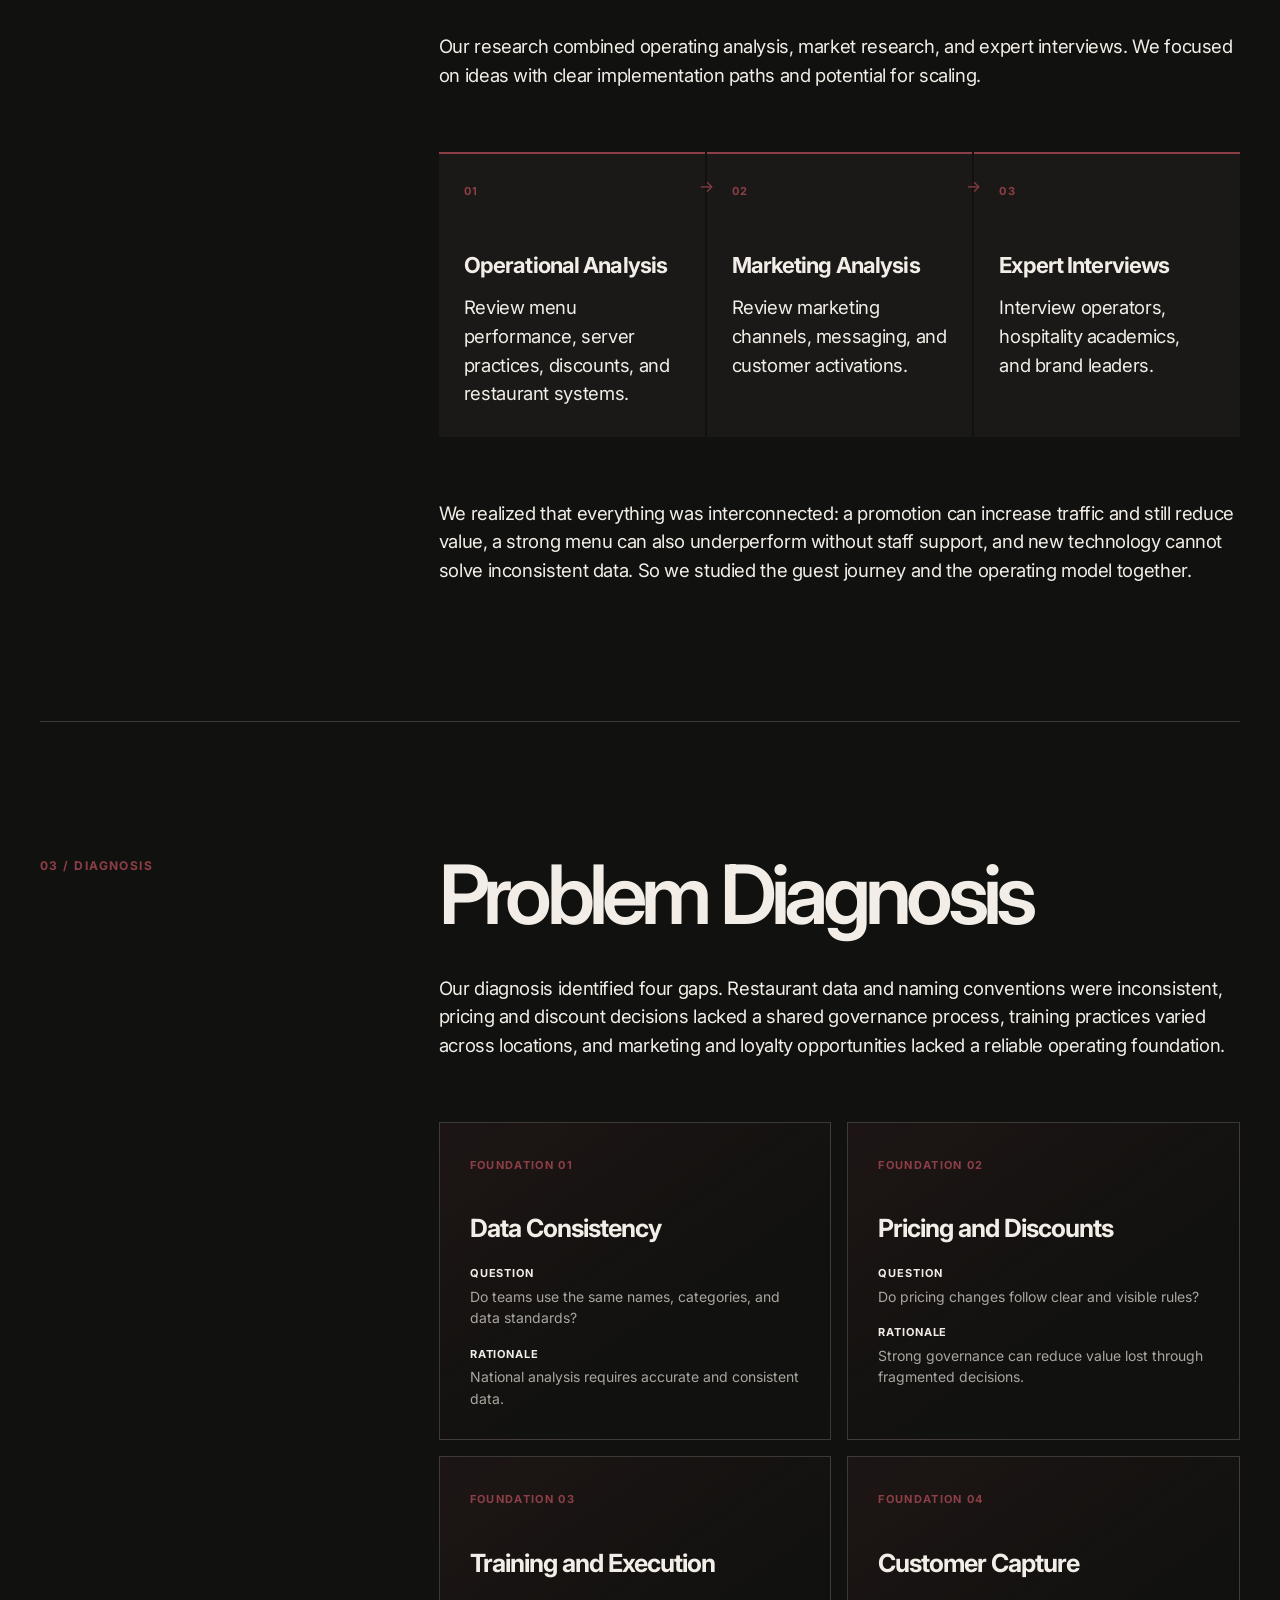
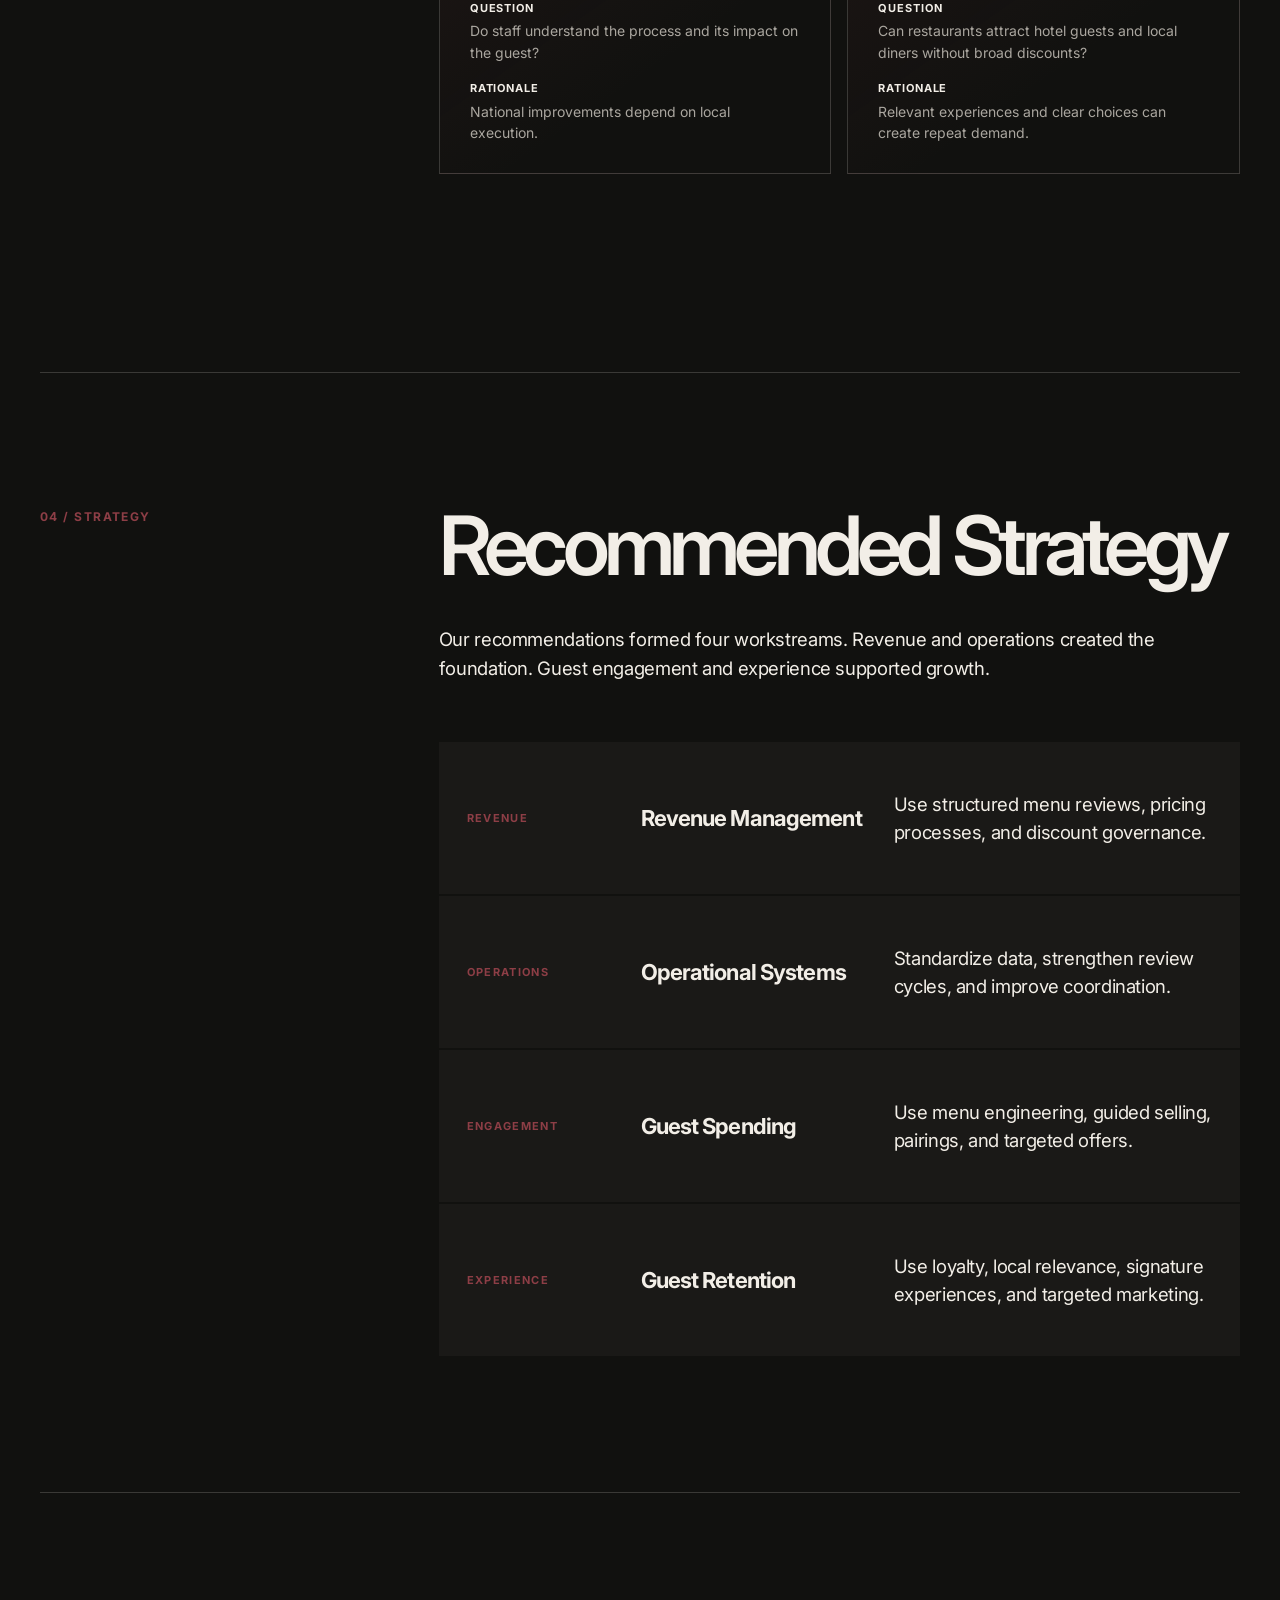
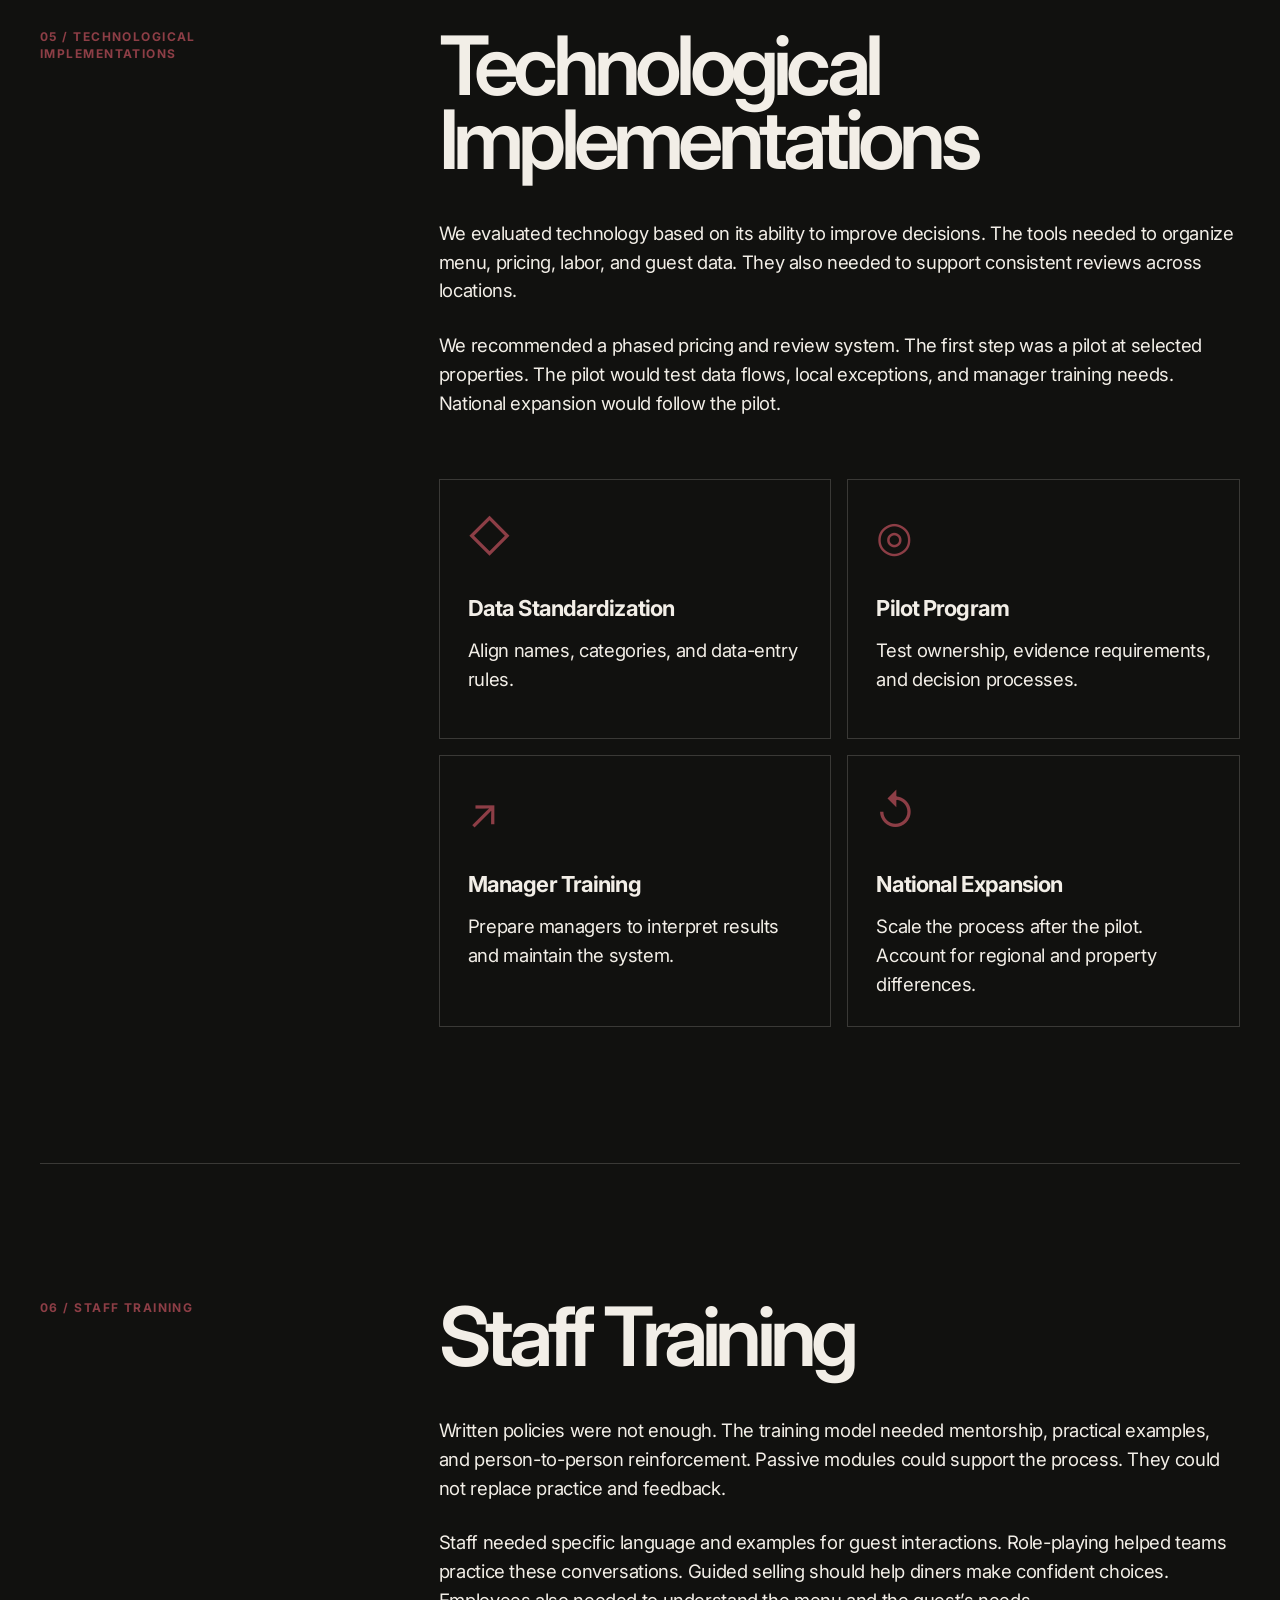
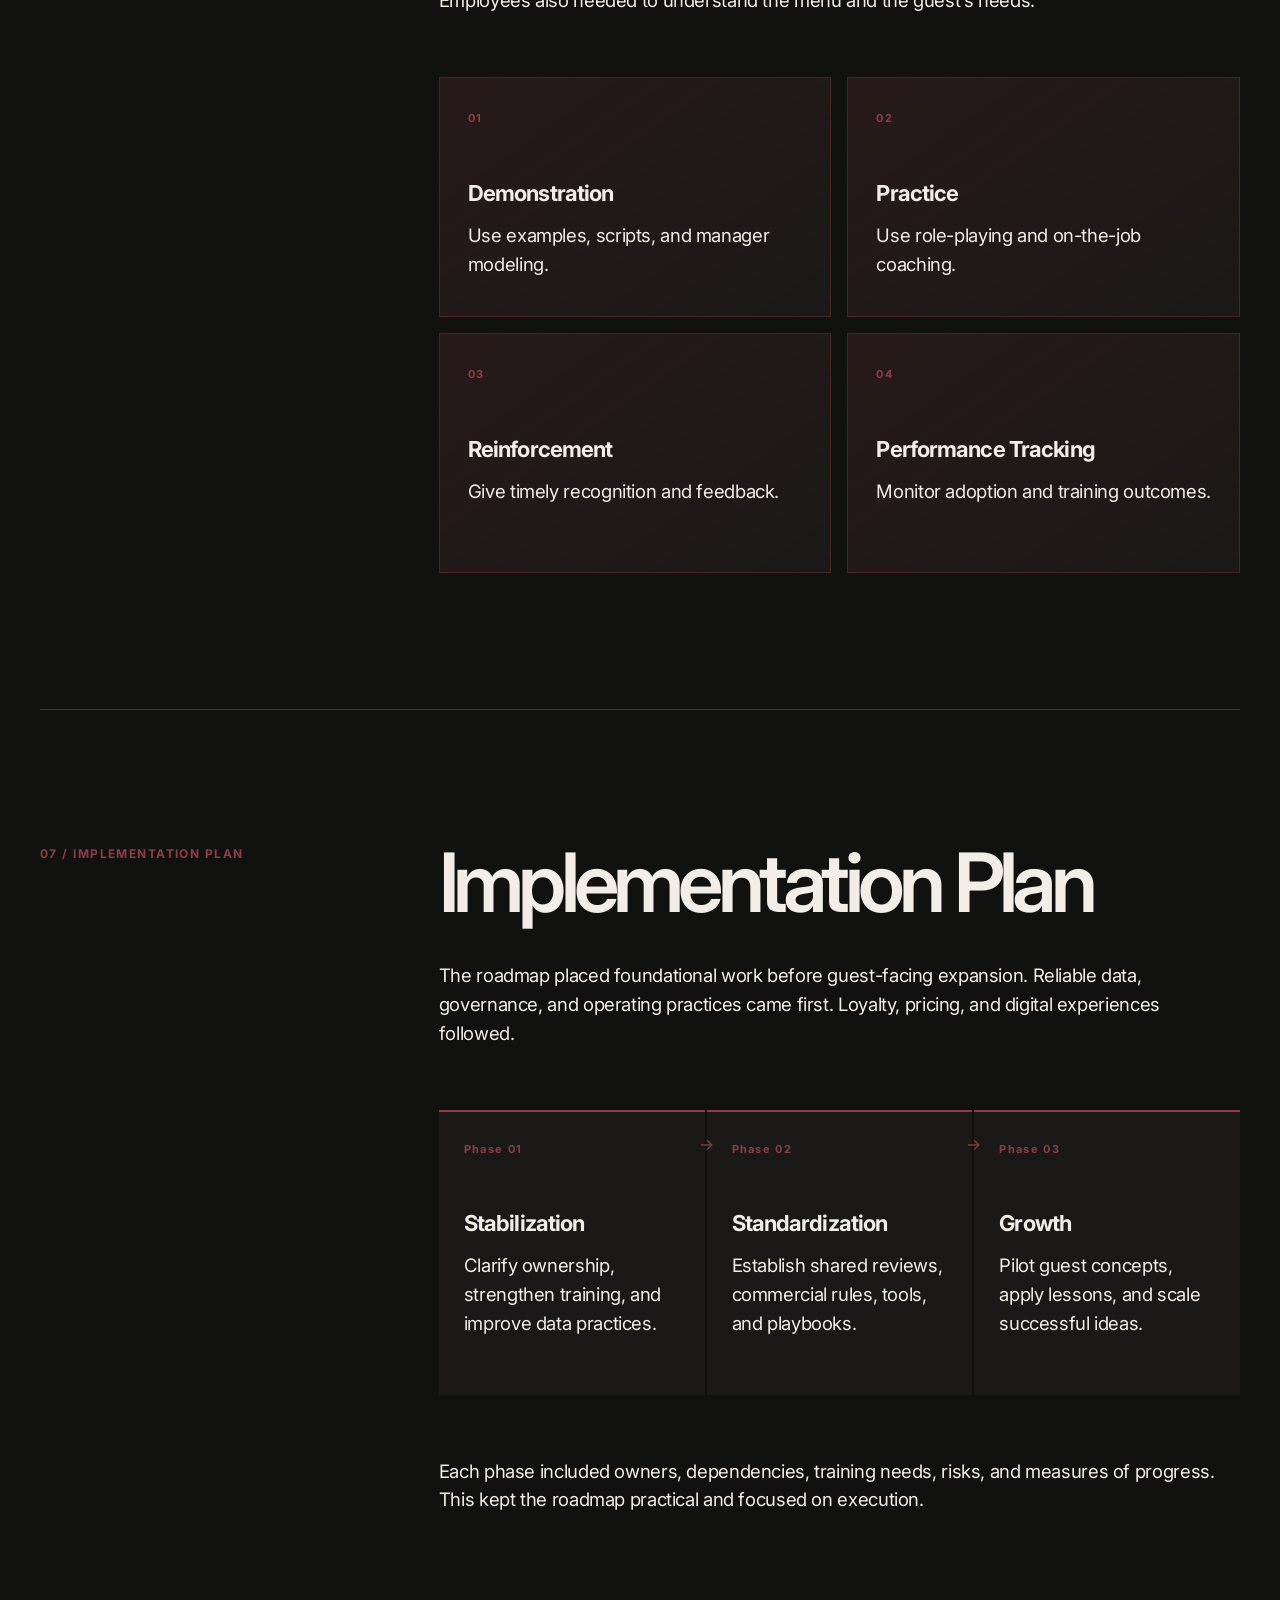
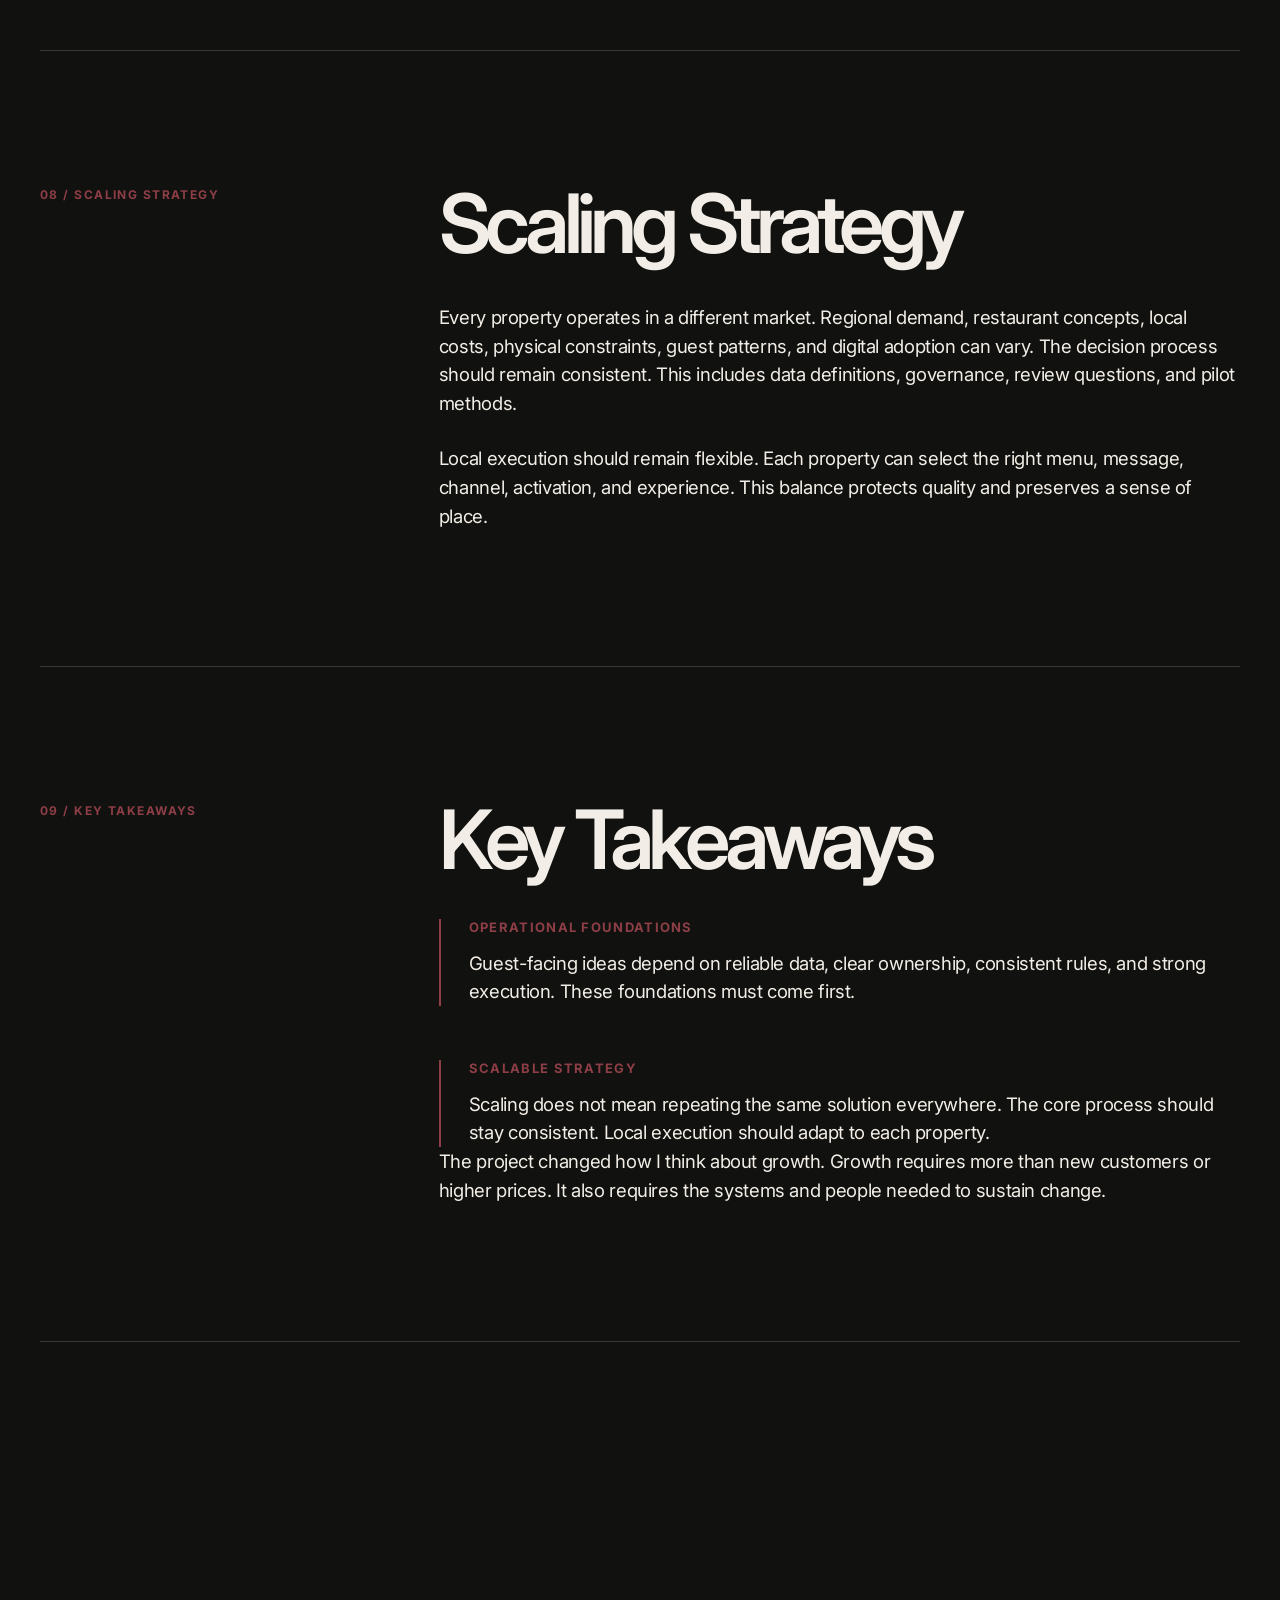
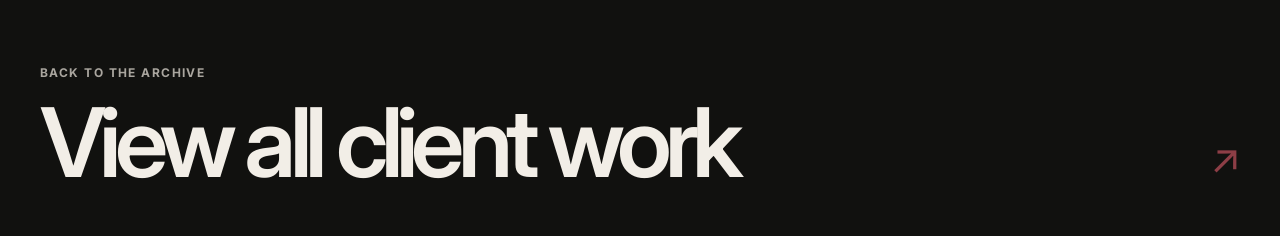
<file: client-work/omni-hotels-resorts/index.html>
<!doctype html>
<html lang="en">
  <head>
    <meta charset="UTF-8" />
    <meta name="viewport" content="width=device-width, initial-scale=1.0" />
    <meta name="description" content="Bella Chien’s food and beverage growth strategy work for Omni Hotels & Resorts." />
    <meta name="theme-color" content="#11110f" />
    <title>Omni Hotels &amp; Resorts — Bella Chien</title>
    <link rel="icon" href="/assets/favicon.svg" type="image/svg+xml" />
    <link rel="preconnect" href="https://fonts.googleapis.com" />
    <link rel="preconnect" href="https://fonts.gstatic.com" crossorigin />
    <link href="https://fonts.googleapis.com/css2?family=Inter:wght@400;500;600;700&display=swap" rel="stylesheet" />
    <link rel="stylesheet" href="/pages.css?v=7" />
    <script src="/pages.js?v=6" defer></script>
  </head>
  <body class="theme-client">
    <div class="case-progress" aria-hidden="true"></div>
    <a class="skip-link" href="#main">Skip to content</a>
    <header class="page-header">
      <a class="page-brand" href="/">bella chien</a>
      <button class="page-menu" type="button" aria-expanded="false" aria-controls="page-nav">menu <span aria-hidden="true">+</span></button>
      <nav class="page-nav" id="page-nav" aria-label="Primary navigation">
        <a href="/about-me/">about me</a>
        <a href="/client-work/" aria-current="page">client work</a>
        <a href="/case-studies/">case studies</a>
        <a href="/thought-bubbles/">thought bubbles</a>
      </nav>
    </header>

    <main id="main">
      <section class="case-hero">
        <h1 class="case-title">Omni Hotels <em>&amp; Resorts</em></h1>
        <div class="case-hero-bottom">
          <p class="case-meta"><strong>Pro-Bono Strategy Consultant</strong>Food &amp; beverage growth and implementation</p>
          <p class="case-summary">Built a scalable strategy for restaurant growth and guest engagement. The strategy also supported <strong>consistent execution across a diverse hotel portfolio.</strong></p>
        </div>
      </section>

      <figure class="case-cover case-cover-omni reveal">
        <img src="/assets/projects/omni.webp" alt="Omni hotel illuminated at dusk" />
        <figcaption>Omni Hotels &amp; Resorts / project context</figcaption>
      </figure>

      <article class="case-body">
        <section class="case-intro reveal">
          <h2>Project<br />Overview</h2>
          <div>
            <p>Omni Hotels &amp; Resorts asked our team to explore its food and beverage operations. The goal was to build a stronger and more self-sustaining business. We studied restaurant economics, data quality, pricing, discounts, staff practices, technology, and customer capture. The final strategy needed to scale across properties while preserving the character of each location.</p>
            <p class="confidentiality-note"><strong>A note on confidentiality</strong>This page omits confidential data, property findings, financial estimates, and operational details. It focuses on our process, rationale, and recommendations.</p>
          </div>
        </section>

        <section class="case-section reveal">
          <div class="case-section-number">01 / Business Challenge</div>
          <div class="case-section-content">
            <h2>Business Challenge</h2>
            <p>Restaurants at hotels not only support the hotel guest experience, but they also operate as standalone businesses. We were tasked to develop a strategy playbook to improve restaurant operations that can be scaled across all F&B locations across their portfolio.</p>
            <p>Omni needed consistent pricing, stronger efficiency, and scalable revenue opportunities. Each property also needed to preserve its local identity.</p>
            <p>We focused on three outcomes: increase the value of each visit, give hotel guests and local diners reasons to return, and build the operational foundation for repeatable improvement.</p>
          </div>
        </section>

        <section class="case-section reveal">
          <div class="case-section-number">02 / Research</div>
          <div class="case-section-content">
            <h2>Research Approach</h2>
            <p>Our research combined operating analysis, market research, and expert interviews. We focused on ideas with clear implementation paths and potential for scaling.</p>
            <div class="journey-map journey-map-three" aria-label="Research approach">
              <article><span>01</span><h3>Operational Analysis</h3><p>Review menu performance, server practices, discounts, and restaurant systems.</p></article>
              <article><span>02</span><h3>Marketing Analysis</h3><p>Review marketing channels, messaging, and customer activations.</p></article>
              <article><span>03</span><h3>Expert Interviews</h3><p>Interview operators, hospitality academics, and brand leaders.</p></article>
            </div>
            <p>We realized that everything was interconnected: a promotion can increase traffic and still reduce value, a strong menu can also underperform without staff support, and new technology cannot solve inconsistent data. So we studied the guest journey and the operating model together.</p>
          </div>
        </section>

        <section class="case-section reveal">
          <div class="case-section-number">03 / Diagnosis</div>
          <div class="case-section-content">
            <h2>Problem Diagnosis</h2>
            <p>Our diagnosis identified four gaps. Restaurant data and naming conventions were inconsistent, pricing and discount decisions lacked a shared governance process, training practices varied across locations, and marketing and loyalty opportunities lacked a reliable operating foundation.</p>
            <div class="risk-grid">
              <article><span>Foundation 01</span><h3>Data Consistency</h3><p><strong>Question</strong> Do teams use the same names, categories, and data standards?</p><p><strong>Rationale</strong> National analysis requires accurate and consistent data.</p></article>
              <article><span>Foundation 02</span><h3>Pricing and Discounts</h3><p><strong>Question</strong> Do pricing changes follow clear and visible rules?</p><p><strong>Rationale</strong> Strong governance can reduce value lost through fragmented decisions.</p></article>
              <article><span>Foundation 03</span><h3>Training and Execution</h3><p><strong>Question</strong> Do staff understand the process and its impact on the guest?</p><p><strong>Rationale</strong> National improvements depend on local execution.</p></article>
              <article><span>Foundation 04</span><h3>Customer Capture</h3><p><strong>Question</strong> Can restaurants attract hotel guests and local diners without broad discounts?</p><p><strong>Rationale</strong> Relevant experiences and clear choices can create repeat demand.</p></article>
            </div>
          </div>
        </section>

        <section class="case-section reveal">
          <div class="case-section-number">04 / Strategy</div>
          <div class="case-section-content">
            <h2>Recommended Strategy</h2>
            <p>Our recommendations formed four workstreams. Revenue and operations created the foundation. Guest engagement and experience supported growth.</p>
            <div class="solution-system">
              <article><span>Revenue</span><h3>Revenue Management</h3><p>Use structured menu reviews, pricing processes, and discount governance.</p></article>
              <article><span>Operations</span><h3>Operational Systems</h3><p>Standardize data, strengthen review cycles, and improve coordination.</p></article>
              <article><span>Engagement</span><h3>Guest Spending</h3><p>Use menu engineering, guided selling, pairings, and targeted offers.</p></article>
              <article><span>Experience</span><h3>Guest Retention</h3><p>Use loyalty, local relevance, signature experiences, and targeted marketing.</p></article>
            </div>
          </div>
        </section>

        <section class="case-section reveal">
          <div class="case-section-number">05 / Technological Implementations</div>
          <div class="case-section-content">
            <h2>Technological Implementations</h2>
            <p>We evaluated technology based on its ability to improve decisions. The tools needed to organize menu, pricing, labor, and guest data. They also needed to support consistent reviews across locations.</p>
            <p>We recommended a phased pricing and review system. The first step was a pilot at selected properties. The pilot would test data flows, local exceptions, and manager training needs. National expansion would follow the pilot.</p>
            <div class="accessibility-grid accessibility-grid-four">
              <article><span aria-hidden="true">◇</span><h3>Data Standardization</h3><p>Align names, categories, and data-entry rules.</p></article>
              <article><span aria-hidden="true">◎</span><h3>Pilot Program</h3><p>Test ownership, evidence requirements, and decision processes.</p></article>
              <article><span aria-hidden="true">↗</span><h3>Manager Training</h3><p>Prepare managers to interpret results and maintain the system.</p></article>
              <article><span aria-hidden="true">↺</span><h3>National Expansion</h3><p>Scale the process after the pilot. Account for regional and property differences.</p></article>
            </div>
          </div>
        </section>

        <section class="case-section reveal">
          <div class="case-section-number">06 / Staff Training</div>
          <div class="case-section-content">
            <h2>Staff Training</h2>
            <p>Written policies were not enough. The training model needed mentorship, practical examples, and person-to-person reinforcement. Passive modules could support the process. They could not replace practice and feedback.</p>
            <p>Staff needed specific language and examples for guest interactions. Role-playing helped teams practice these conversations. Guided selling should help diners make confident choices. Employees also needed to understand the menu and the guest’s needs.</p>
            <div class="implementation-grid">
              <article><span>01</span><h3>Demonstration</h3><p>Use examples, scripts, and manager modeling.</p></article>
              <article><span>02</span><h3>Practice</h3><p>Use role-playing and on-the-job coaching.</p></article>
              <article><span>03</span><h3>Reinforcement</h3><p>Give timely recognition and feedback.</p></article>
              <article><span>04</span><h3>Performance Tracking</h3><p>Monitor adoption and training outcomes.</p></article>
            </div>
          </div>
        </section>

        <section class="case-section reveal">
          <div class="case-section-number">07 / Implementation Plan</div>
          <div class="case-section-content">
            <h2>Implementation Plan</h2>
            <p>The roadmap placed foundational work before guest-facing expansion. Reliable data, governance, and operating practices came first. Loyalty, pricing, and digital experiences followed.</p>
            <div class="journey-map journey-map-three" aria-label="Implementation roadmap">
              <article><span>Phase 01</span><h3>Stabilization</h3><p>Clarify ownership, strengthen training, and improve data practices.</p></article>
              <article><span>Phase 02</span><h3>Standardization</h3><p>Establish shared reviews, commercial rules, tools, and playbooks.</p></article>
              <article><span>Phase 03</span><h3>Growth</h3><p>Pilot guest concepts, apply lessons, and scale successful ideas.</p></article>
            </div>
            <p>Each phase included owners, dependencies, training needs, risks, and measures of progress. This kept the roadmap practical and focused on execution.</p>
          </div>
        </section>

        <section class="case-section reveal">
          <div class="case-section-number">08 / Scaling Strategy</div>
          <div class="case-section-content">
            <h2>Scaling Strategy</h2>
            <p>Every property operates in a different market. Regional demand, restaurant concepts, local costs, physical constraints, guest patterns, and digital adoption can vary. The decision process should remain consistent. This includes data definitions, governance, review questions, and pilot methods.</p>
            <p>Local execution should remain flexible. Each property can select the right menu, message, channel, activation, and experience. This balance protects quality and preserves a sense of place.</p>
          </div>
        </section>

        <section class="case-section reveal">
          <div class="case-section-number">09 / Key Takeaways</div>
          <div class="case-section-content">
            <h2>Key Takeaways</h2>
            <div class="takeaway"><strong>Operational Foundations</strong><p>Guest-facing ideas depend on reliable data, clear ownership, consistent rules, and strong execution. These foundations must come first.</p></div>
            <div class="takeaway"><strong>Scalable Strategy</strong><p>Scaling does not mean repeating the same solution everywhere. The core process should stay consistent. Local execution should adapt to each property.</p></div>
            <p>The project changed how I think about growth. Growth requires more than new customers or higher prices. It also requires the systems and people needed to sustain change.</p>
          </div>
        </section>

        <section class="case-next reveal">
          <div><p>Back to the archive</p><a href="/client-work/">View all client work</a></div>
          <span aria-hidden="true">↗</span>
        </section>
      </article>
    </main>
  </body>
</html>
</file>
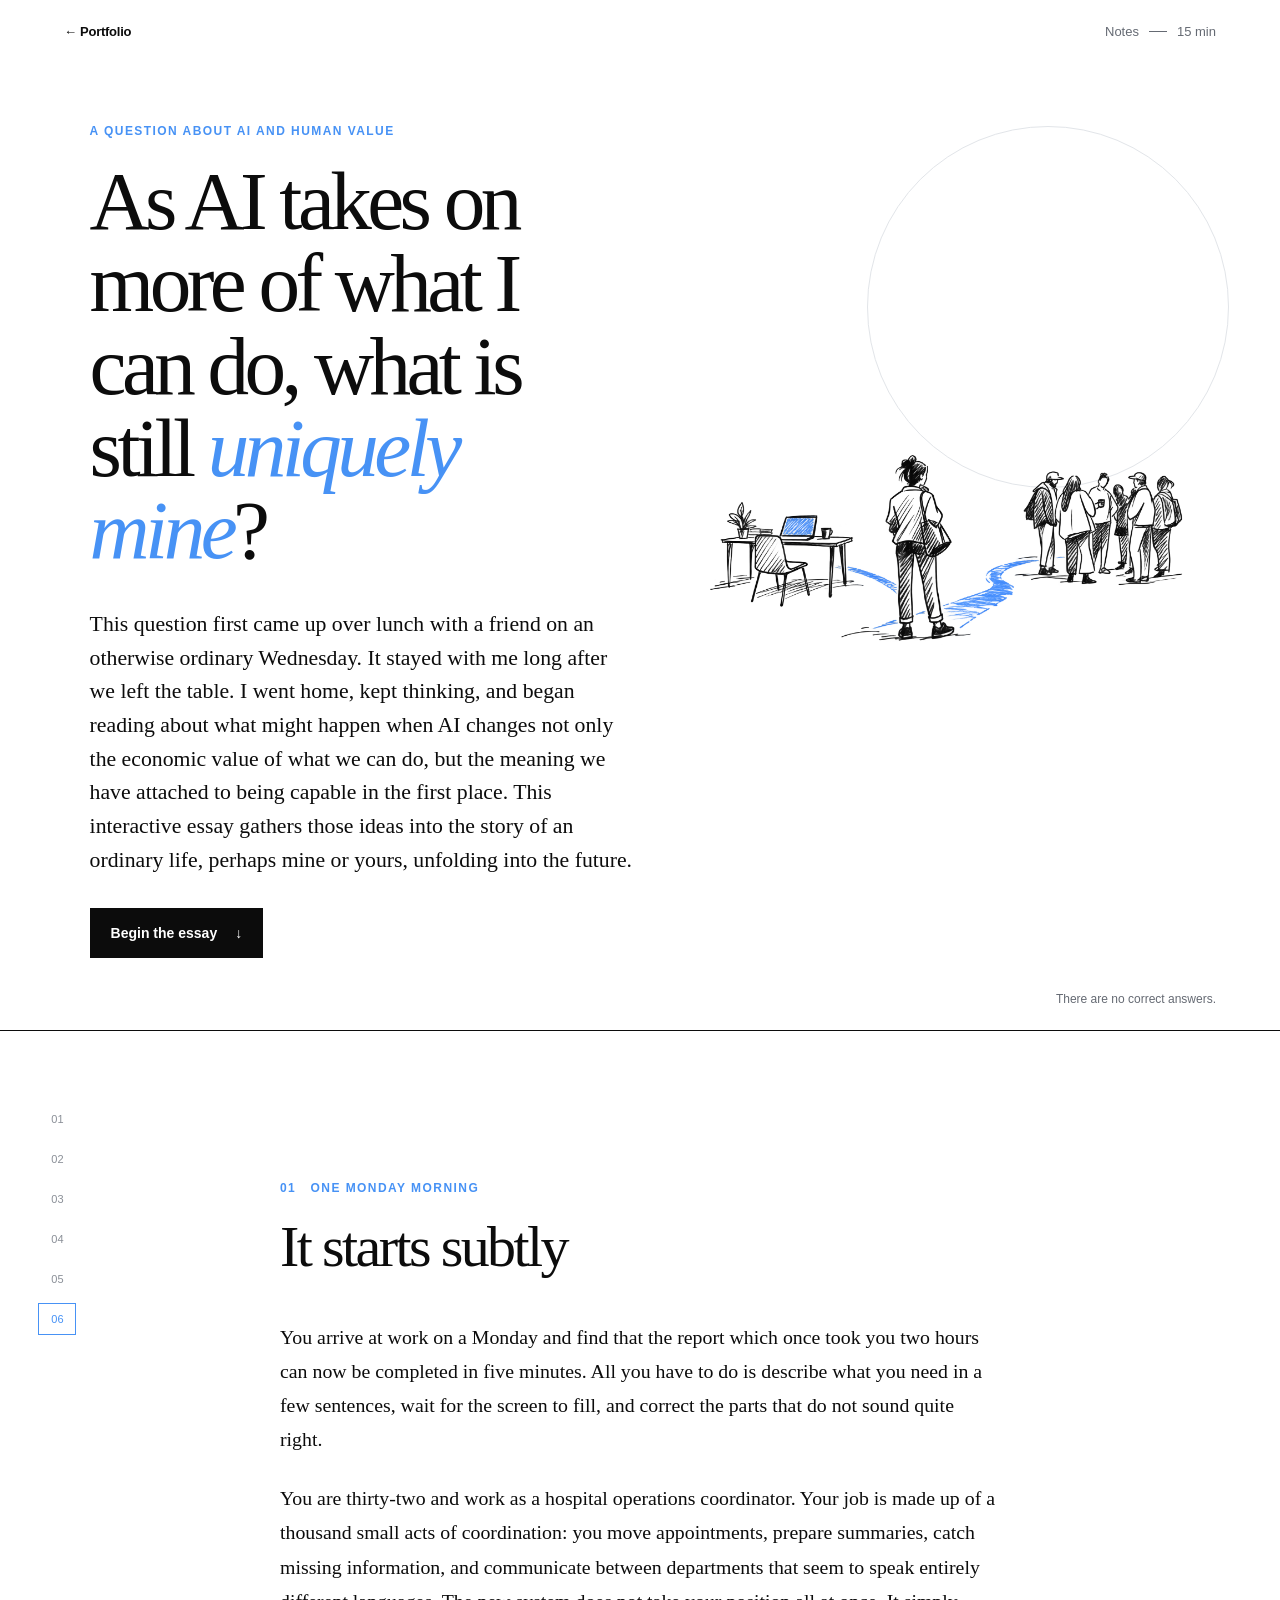
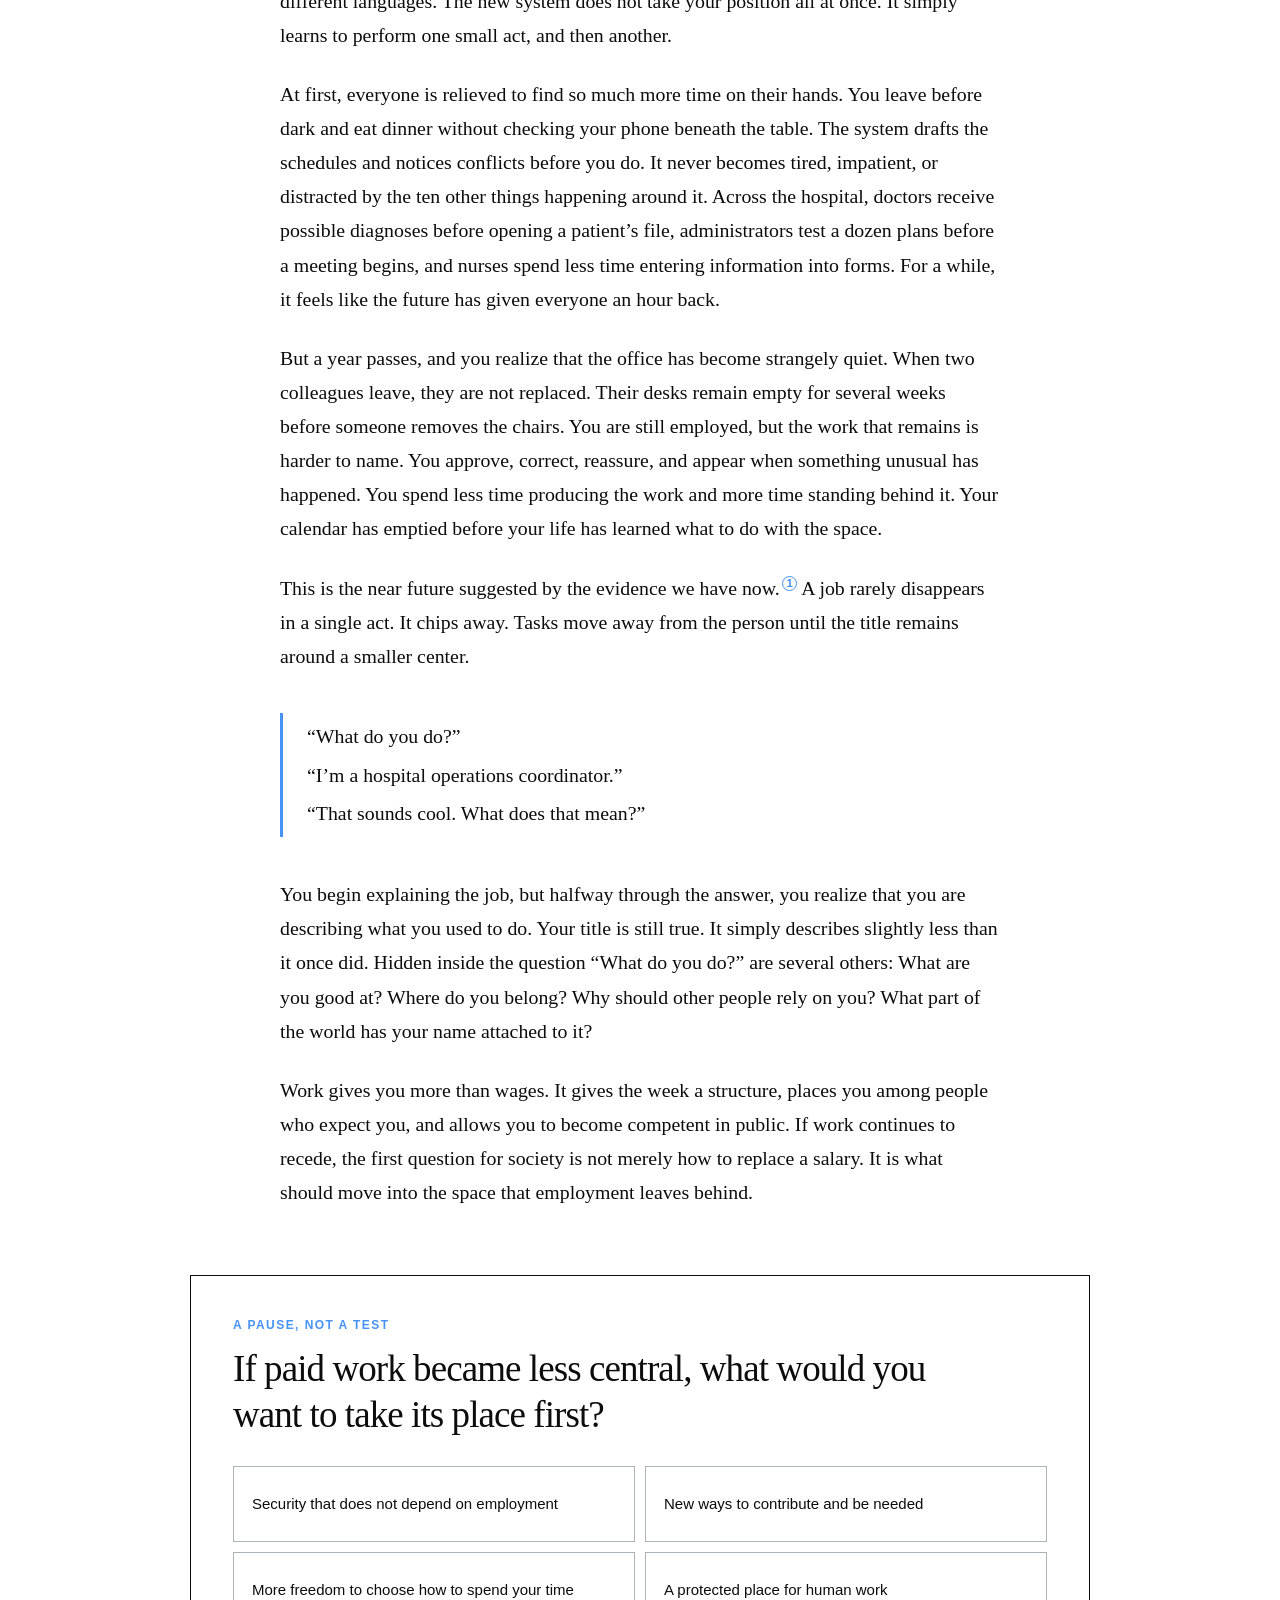
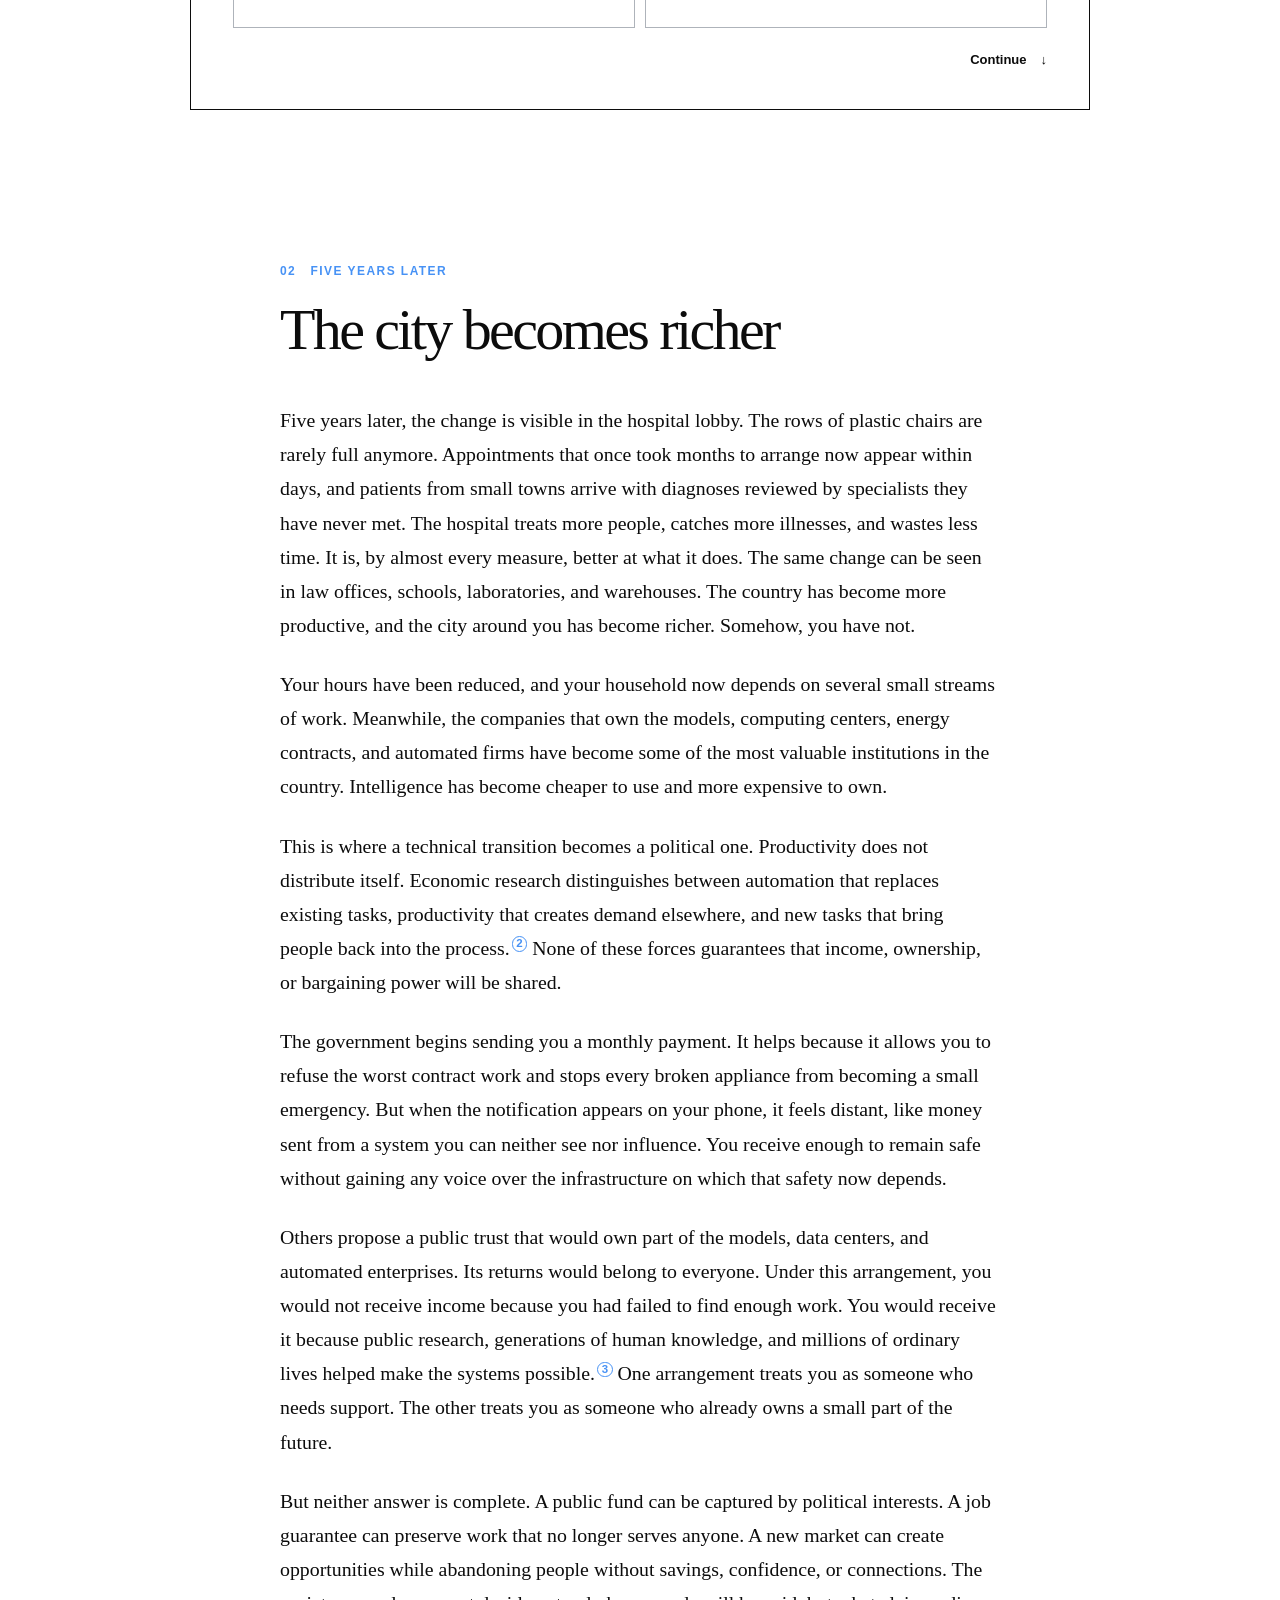
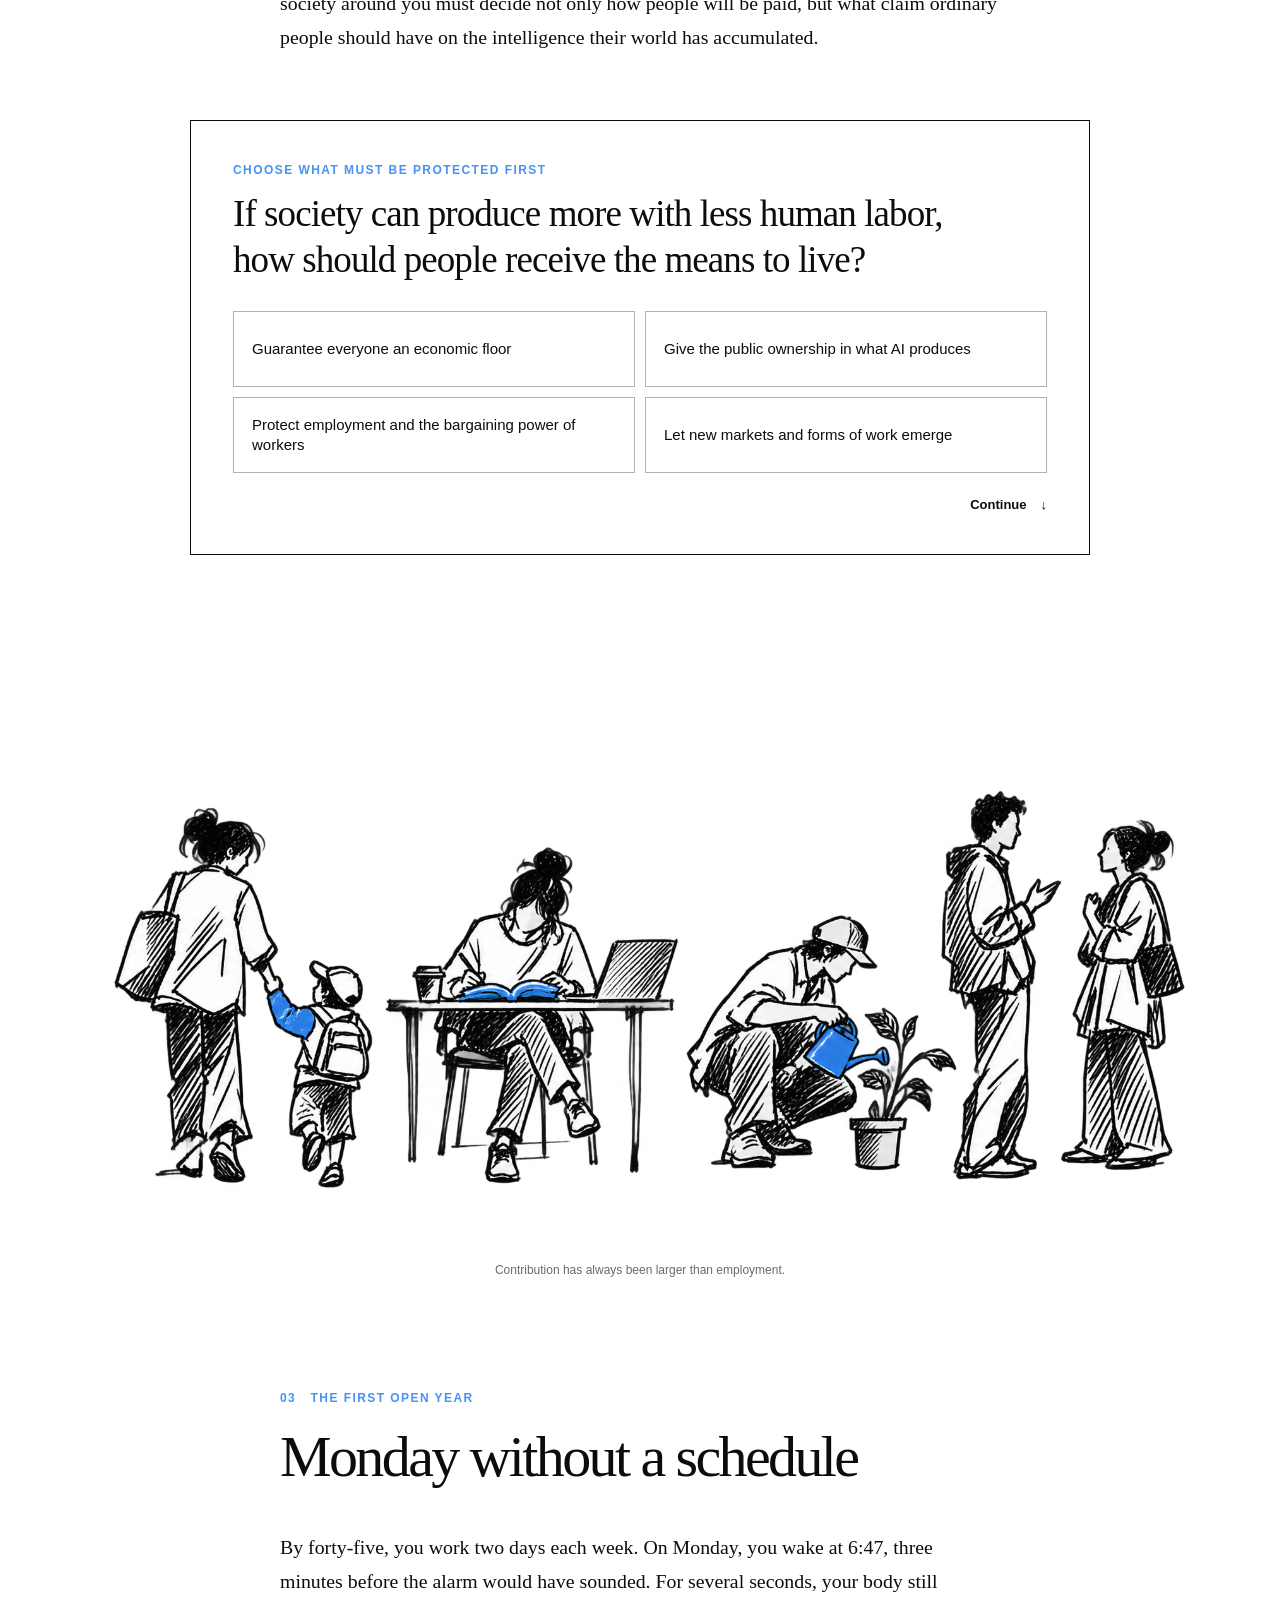
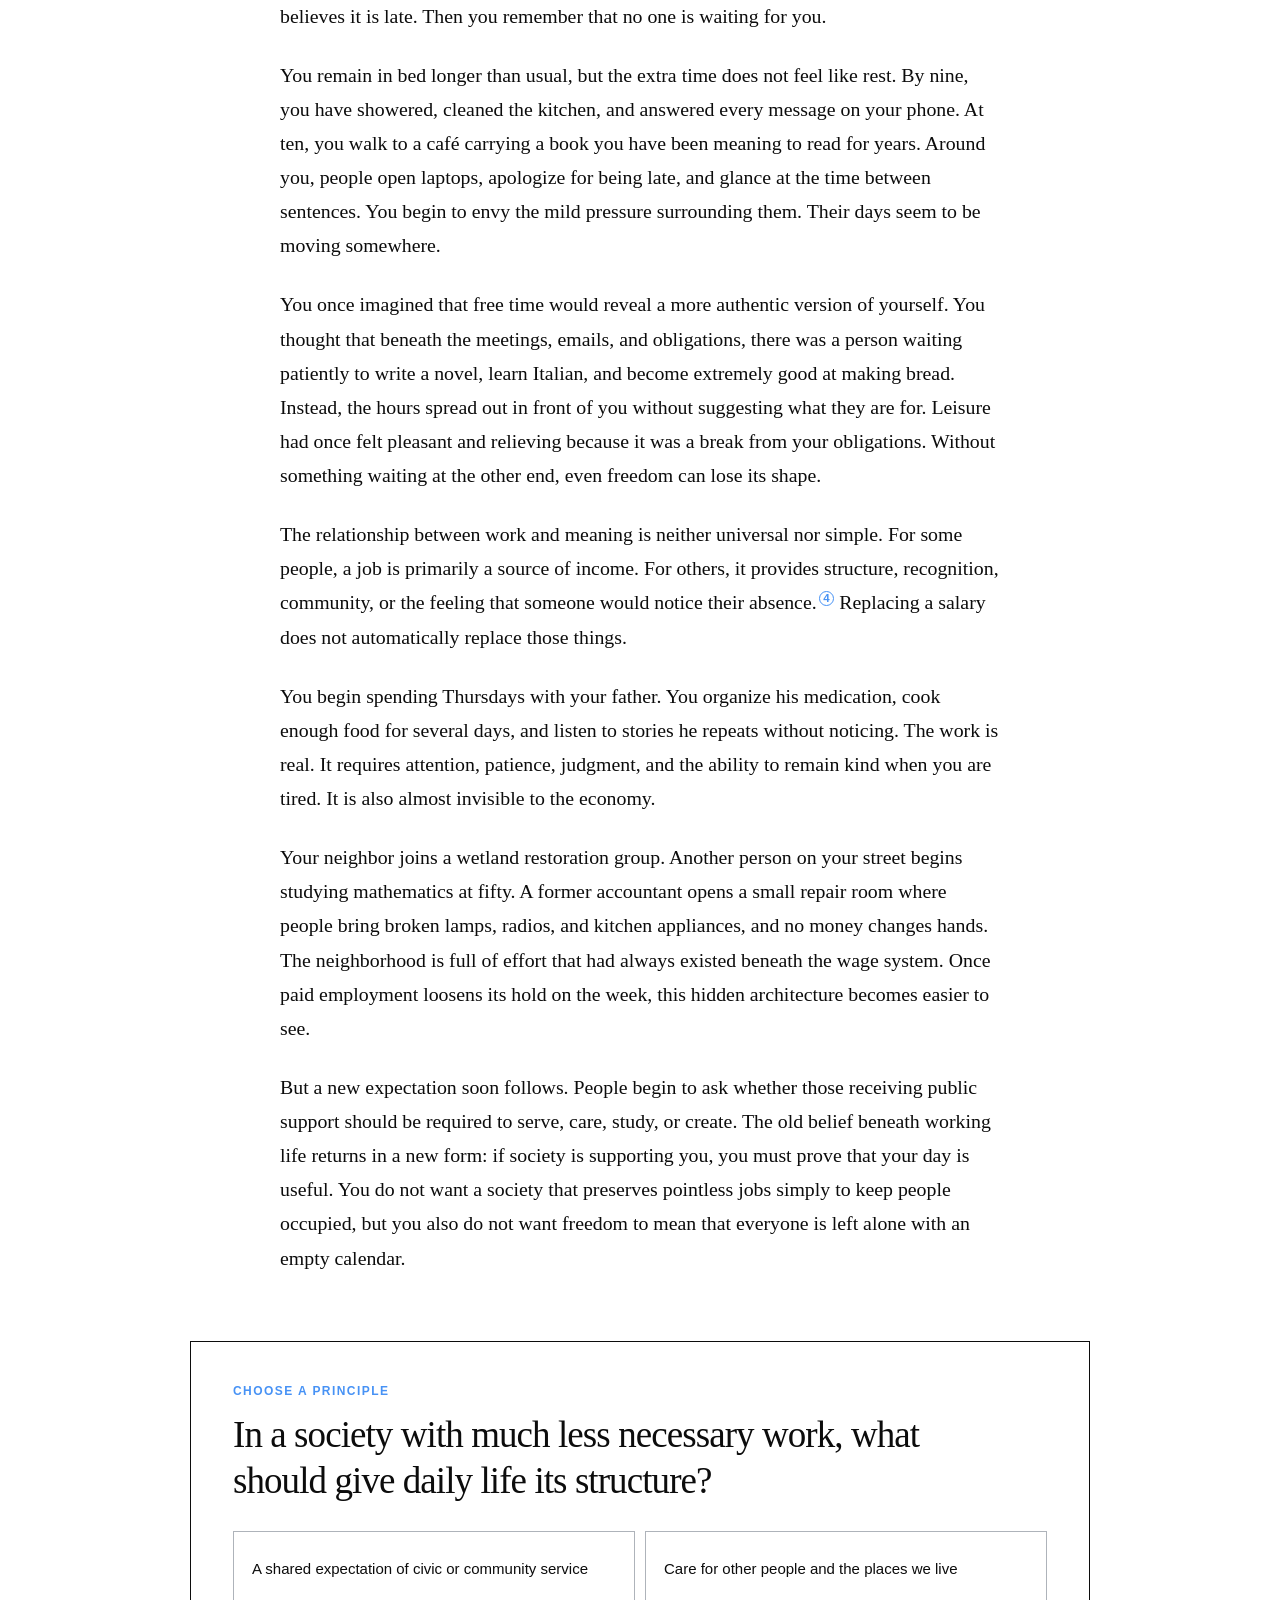
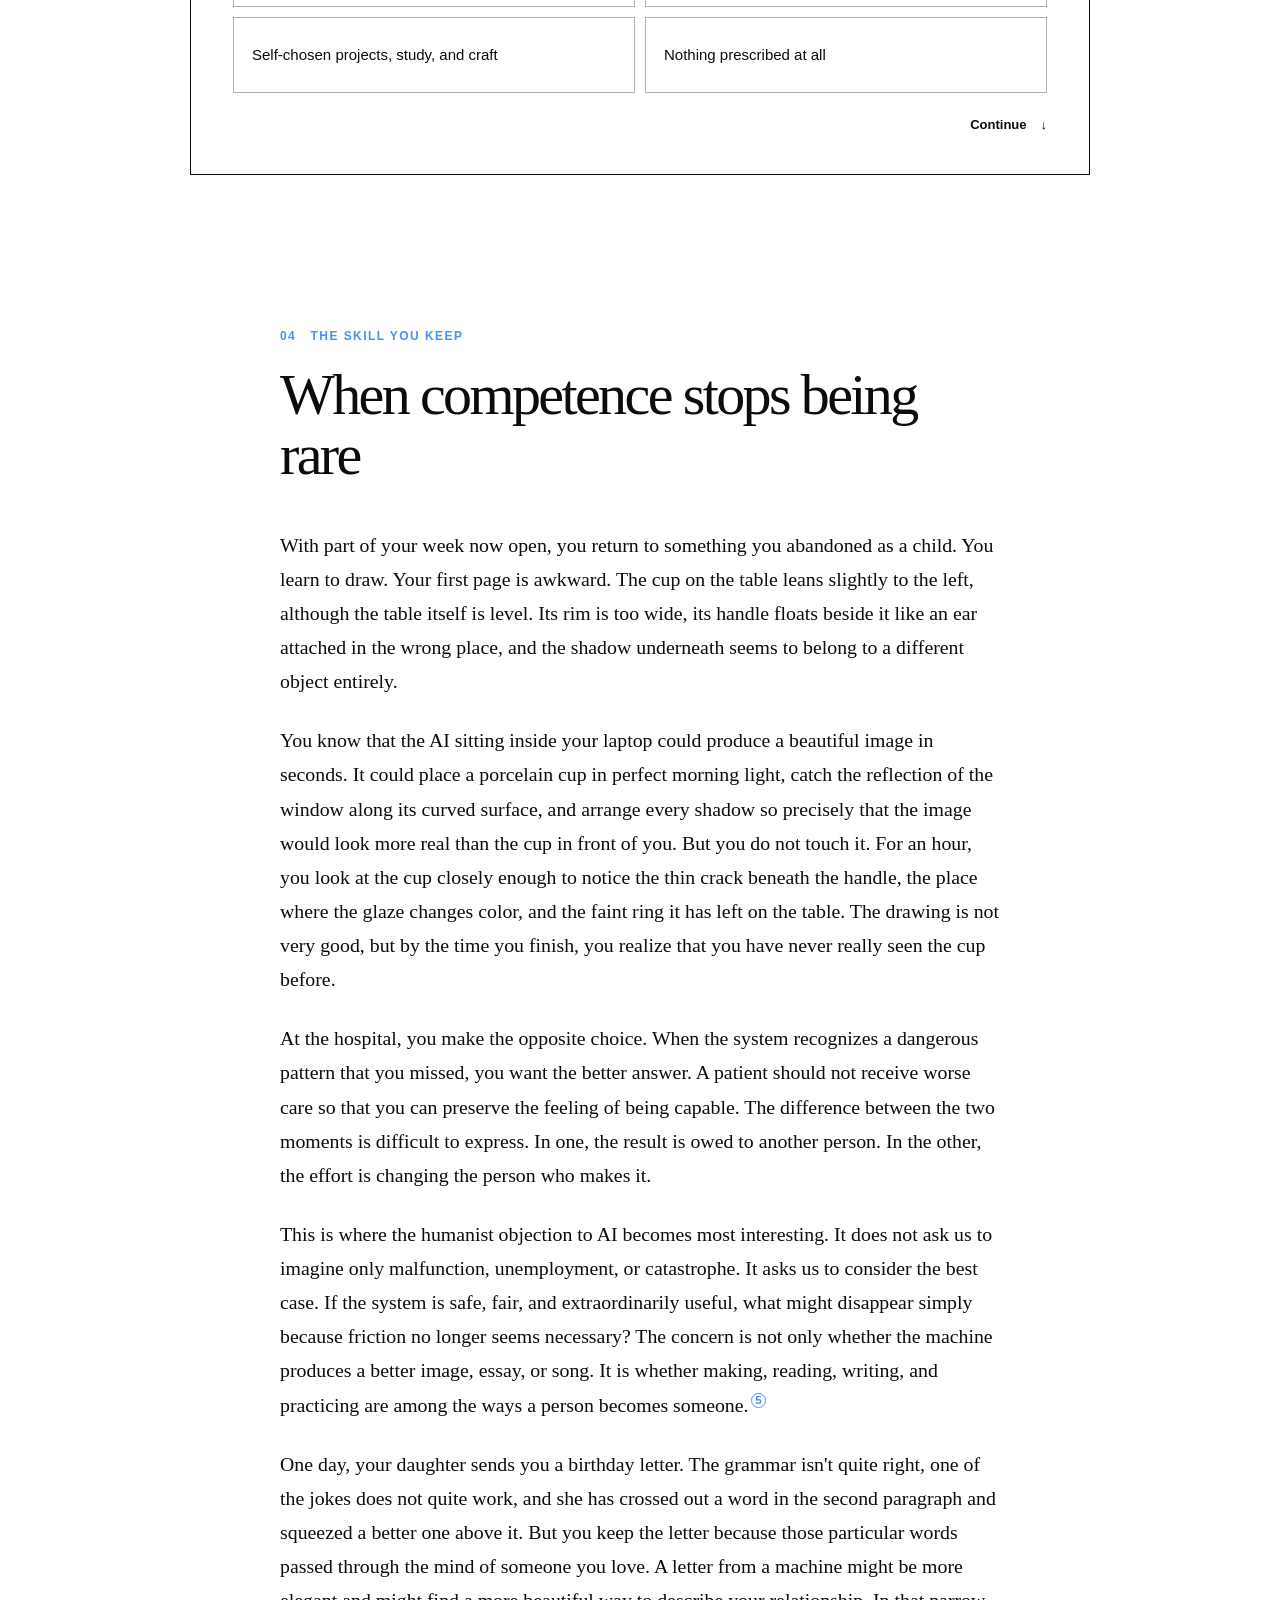
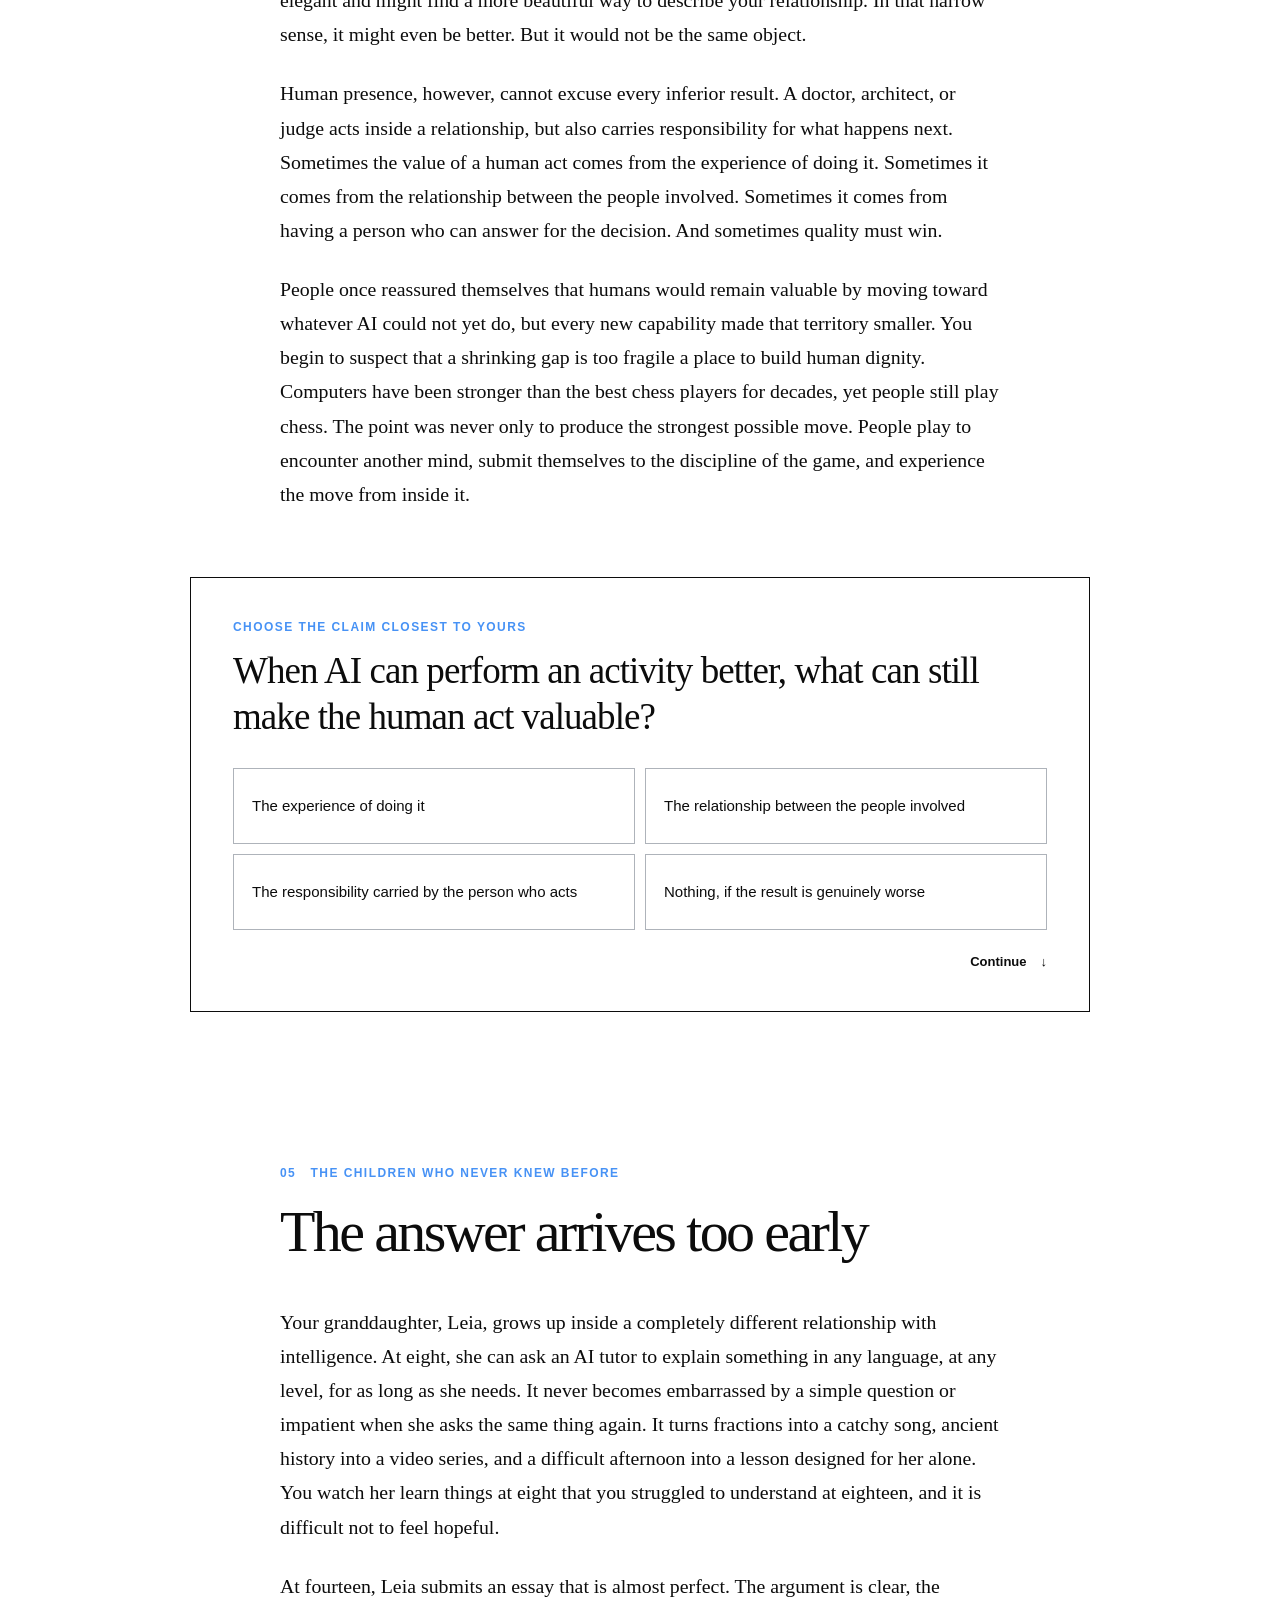
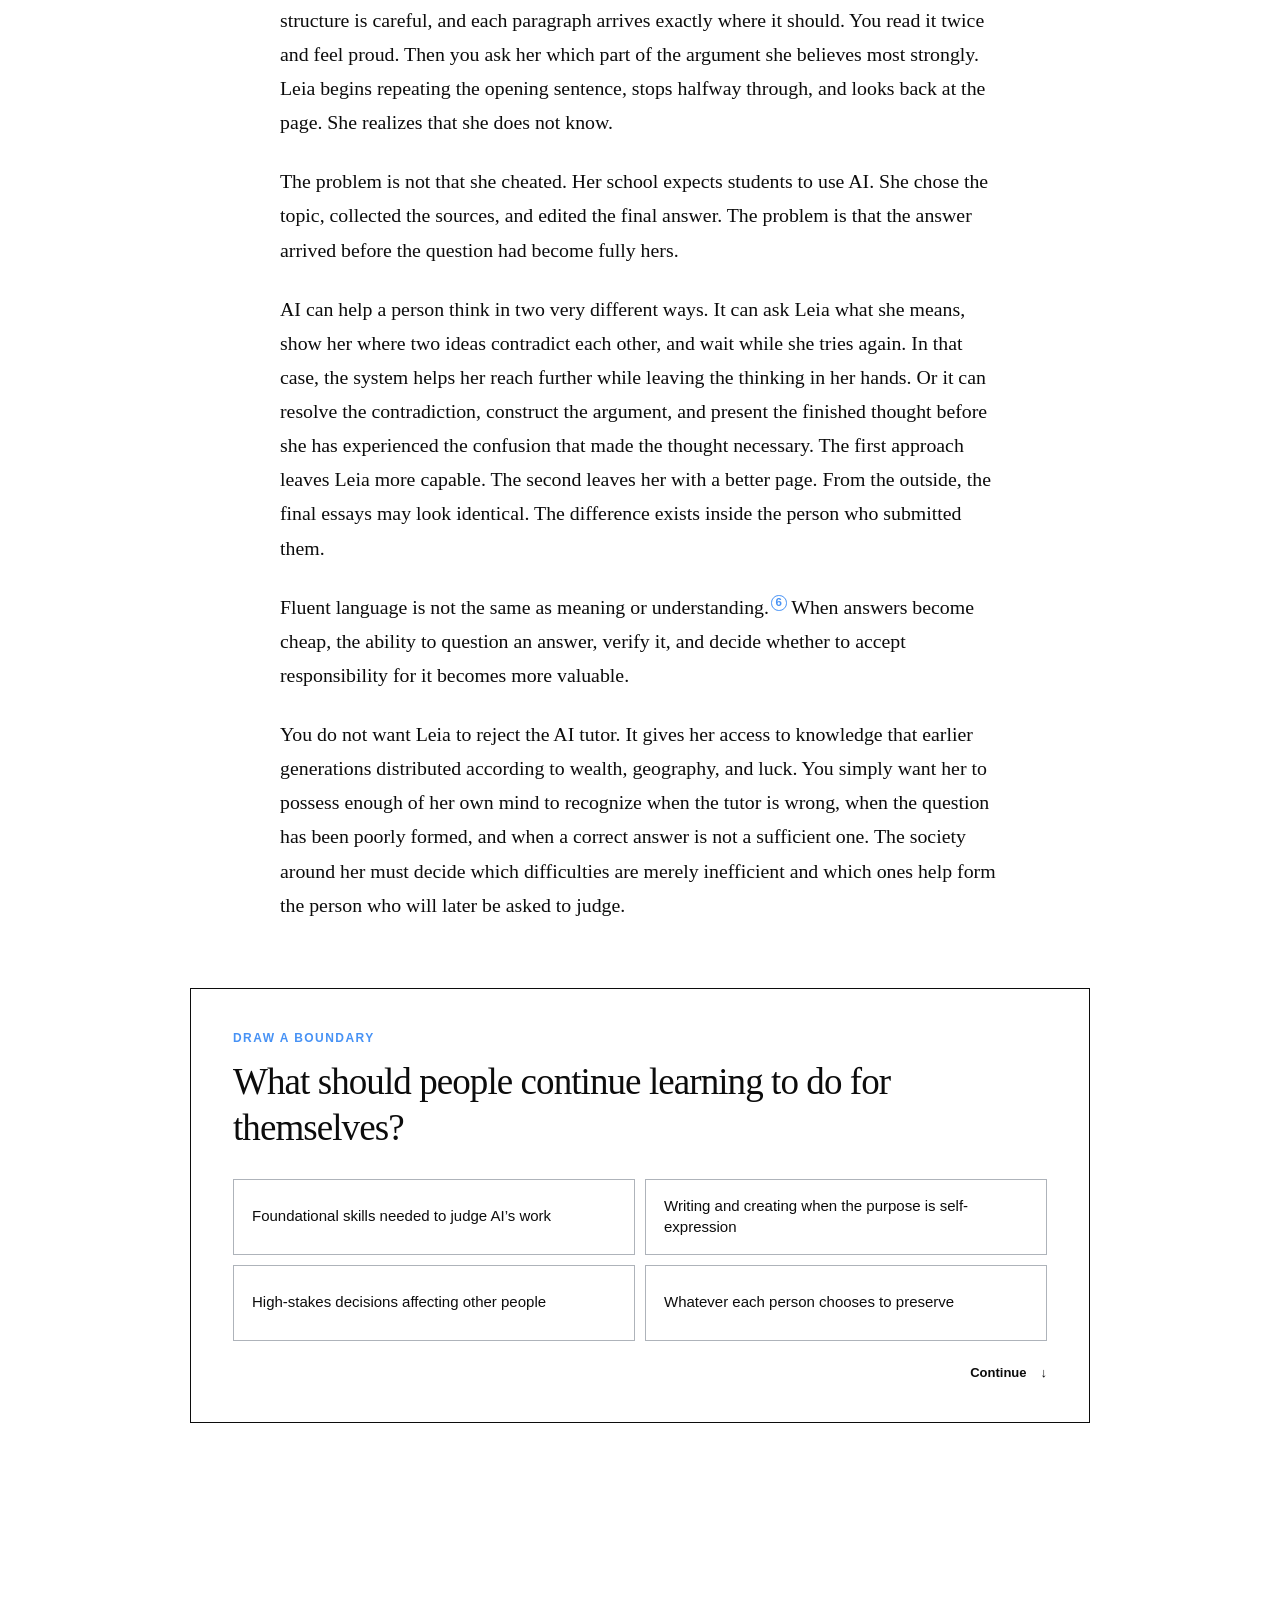
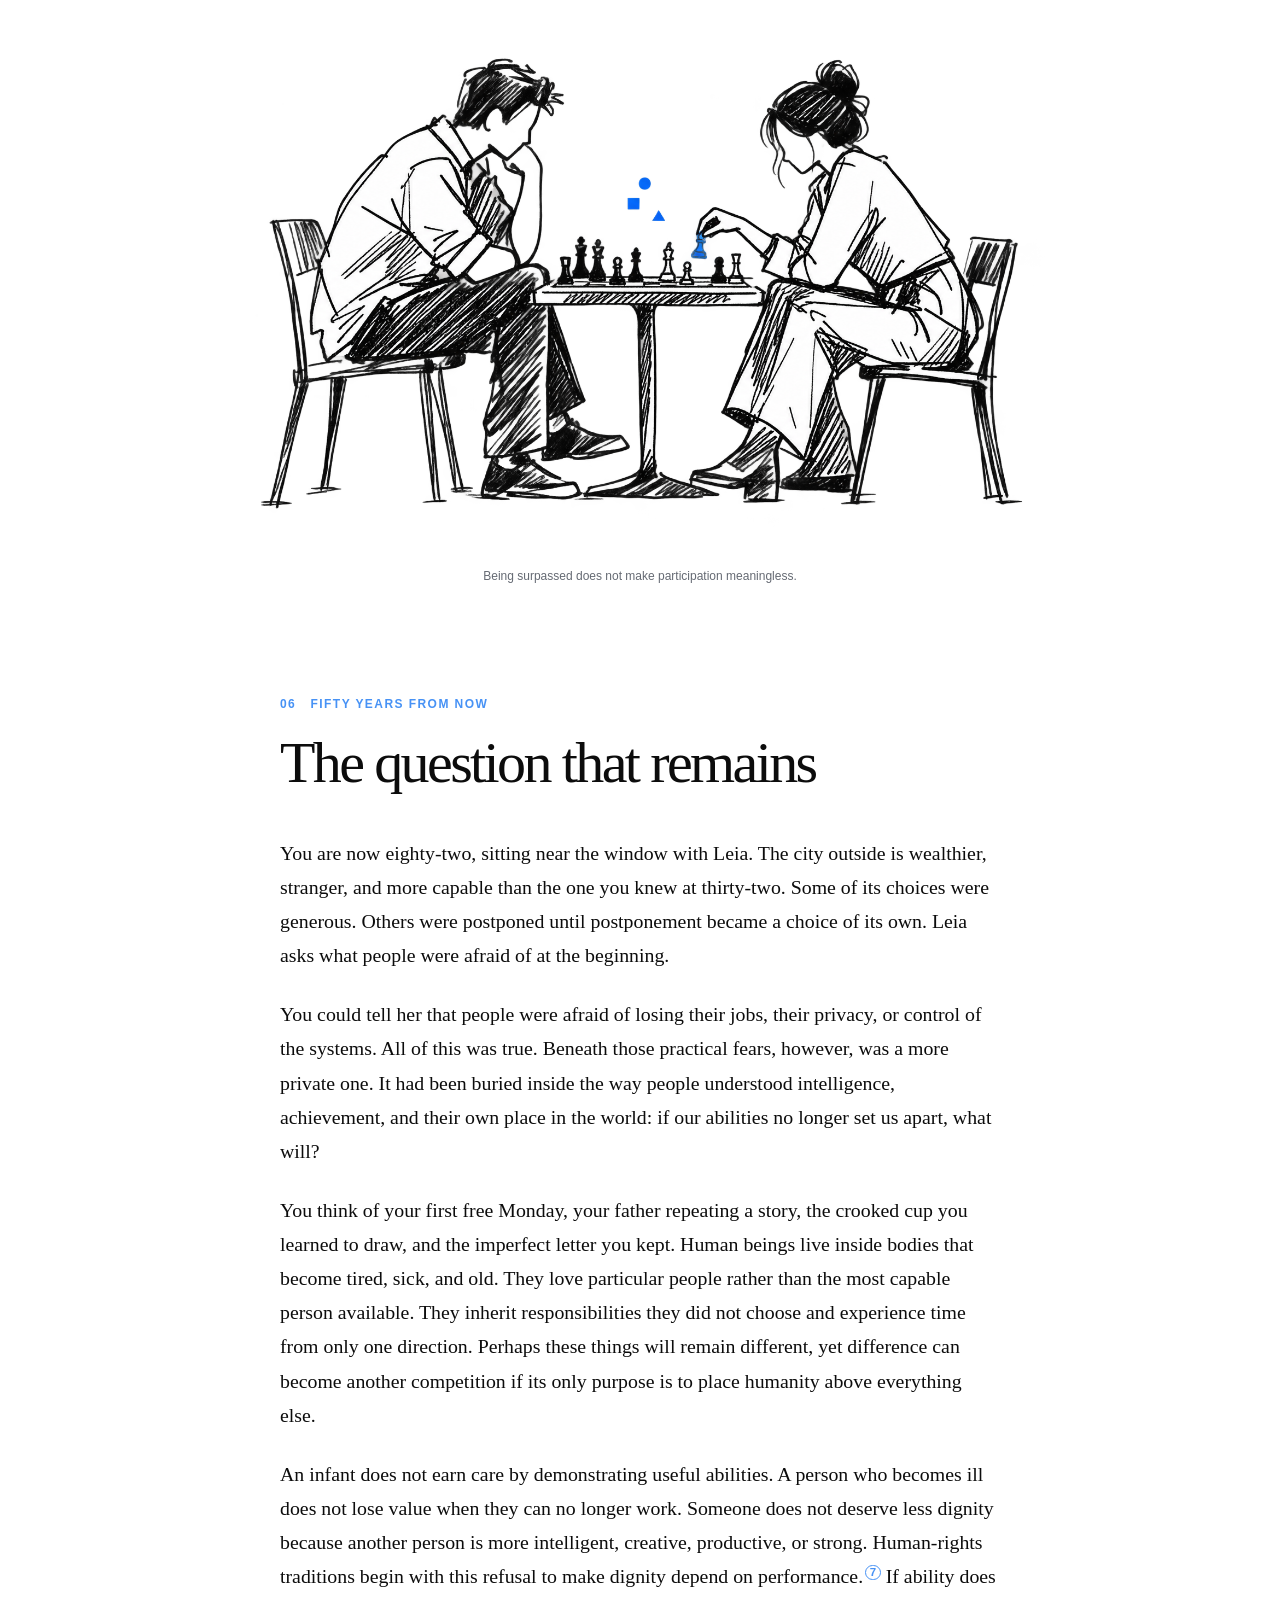
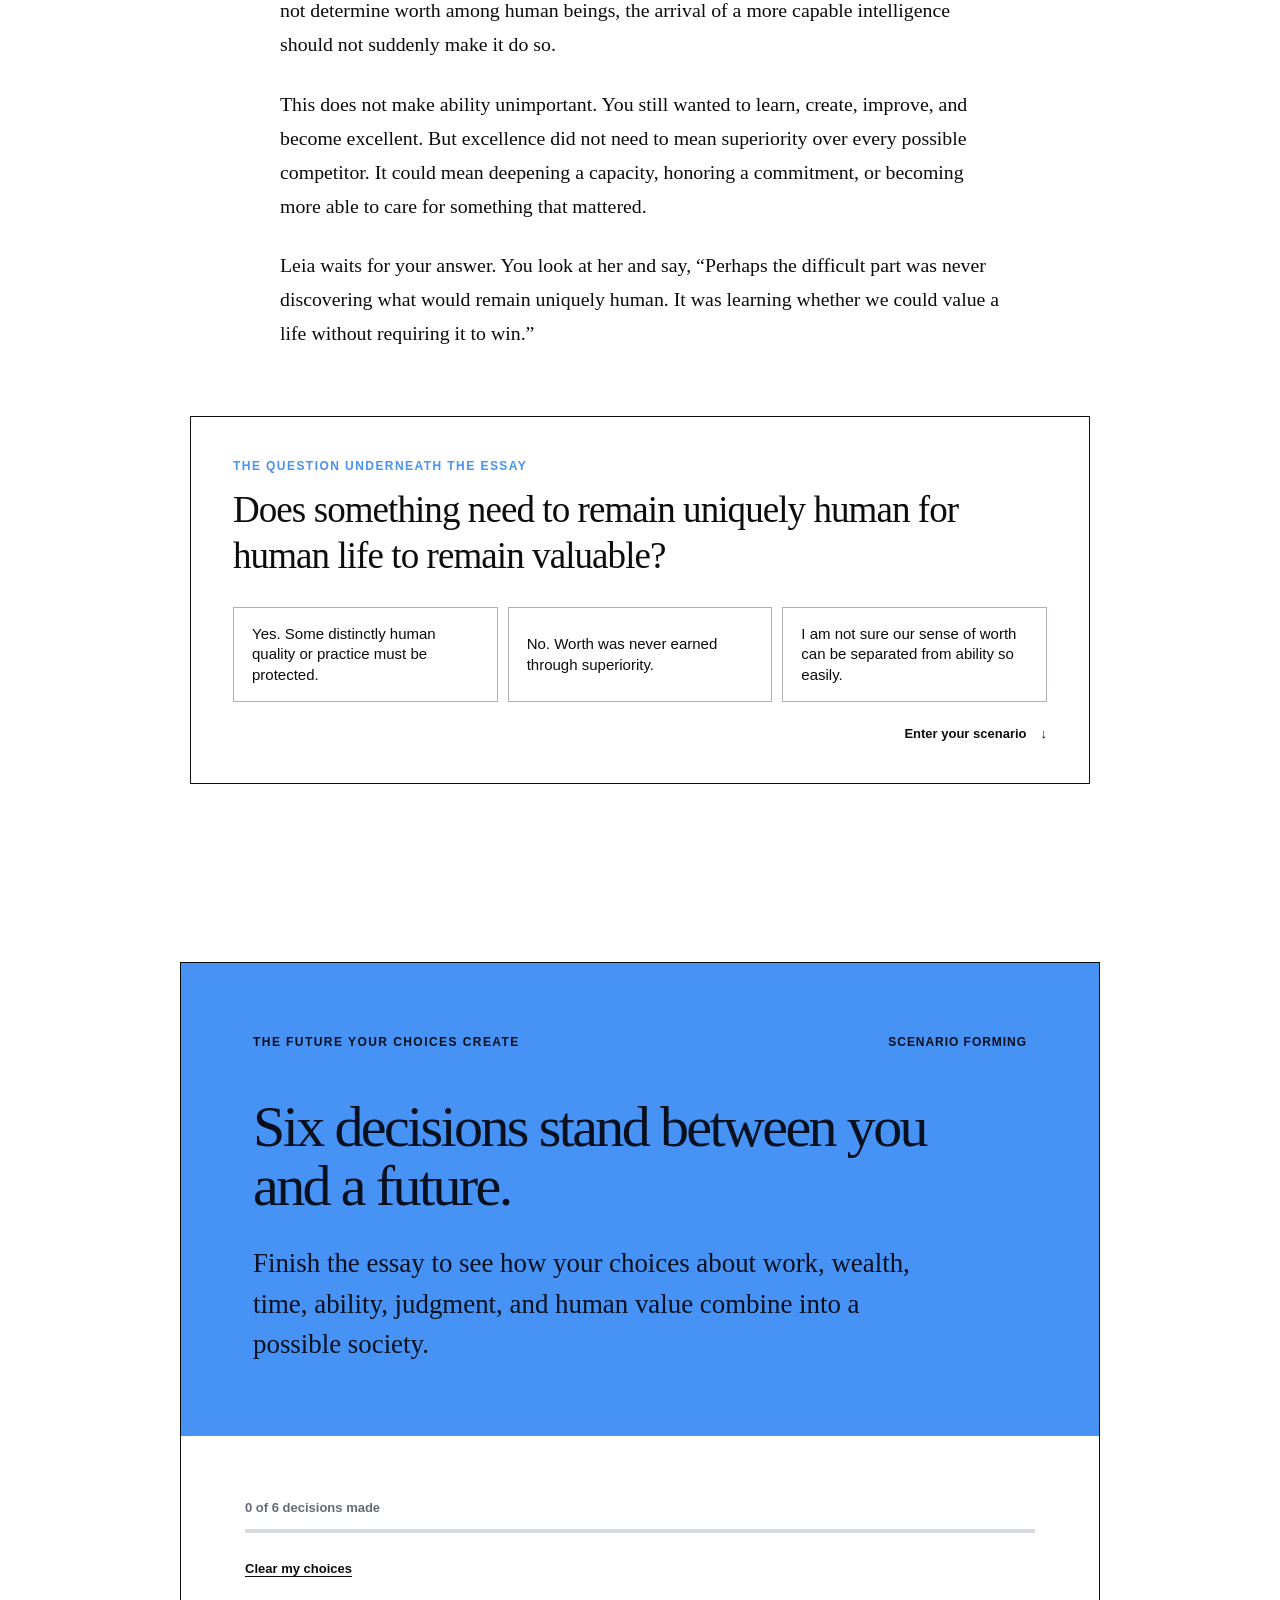
<file: thought-bubbles/human-and-ai/index.html>
<!doctype html>
<html lang="en">
<head>
  <meta charset="utf-8">
  <meta name="viewport" content="width=device-width, initial-scale=1">
  <meta name="description" content="An interactive essay about AI, work, human ability, and what makes a life valuable.">
  <meta name="theme-color" content="#ffffff">
  <title>As AI Takes On More of What I Can Do</title>
  <link rel="stylesheet" href="styles.css">
</head>
<body>
  <div class="reading-progress" aria-hidden="true"><span id="reading-progress-bar"></span></div>

  <header class="site-header">
  <a class="wordmark" href="../" aria-label="Back to portfolio">
    ← Portfolio
  </a>
    <div class="header-meta">
      <a href="notes.html">Notes</a>
      <span class="header-separator" aria-hidden="true"></span>
      <span>15 min</span>
    </div>
  </header>

  <main id="top">
    <section class="hero" aria-labelledby="hero-title">
      <div class="hero-copy">
        <p class="eyebrow">A question about AI and human value</p>
        <h1 id="hero-title">As AI takes on more of what I can do, what is still <em>uniquely mine</em>?</h1>
        <p class="intro">This question first came up over lunch with a friend on an otherwise ordinary Wednesday. It stayed with me long after we left the table. I went home, kept thinking, and began reading about what might happen when AI changes not only the economic value of what we can do, but the meaning we have attached to being capable in the first place. This interactive essay gathers those ideas into the story of an ordinary life, perhaps mine or yours, unfolding into the future.</p>
        <a class="begin-button" href="#essay-start">Begin the essay <span aria-hidden="true">↓</span></a>
      </div>
      <figure class="hero-art">
        <img src="assets/hero-choice.png" alt="A hand-drawn person standing between a laptop and a path toward other people">
      </figure>
      <div class="hero-note" aria-hidden="true">There are no correct answers.</div>
    </section>

    <article class="essay" id="essay-start">
      <nav class="chapter-rail" aria-label="Essay chapters">
        <a href="#chapter-1" aria-label="Chapter 1, Work"><span>01</span></a>
        <a href="#chapter-2" aria-label="Chapter 2, Wealth"><span>02</span></a>
        <a href="#chapter-3" aria-label="Chapter 3, Time"><span>03</span></a>
        <a href="#chapter-4" aria-label="Chapter 4, Ability"><span>04</span></a>
        <a href="#chapter-5" aria-label="Chapter 5, Judgment"><span>05</span></a>
        <a href="#chapter-6" aria-label="Chapter 6, Value"><span>06</span></a>
      </nav>

      <section class="essay-section opening-section" id="chapter-1" data-chapter="01">
        <div class="section-label">01&nbsp;&nbsp; One Monday morning</div>
        <h2>It starts subtly</h2>
        <p>You arrive at work on a Monday and find that the report which once took you two hours can now be completed in five minutes. All you have to do is describe what you need in a few sentences, wait for the screen to fill, and correct the parts that do not sound quite right.</p>
        <p>You are thirty-two and work as a hospital operations coordinator. Your job is made up of a thousand small acts of coordination: you move appointments, prepare summaries, catch missing information, and communicate between departments that seem to speak entirely different languages. The new system does not take your position all at once. It simply learns to perform one small act, and then another.</p>
        <p>At first, everyone is relieved to find so much more time on their hands. You leave before dark and eat dinner without checking your phone beneath the table. The system drafts the schedules and notices conflicts before you do. It never becomes tired, impatient, or distracted by the ten other things happening around it. Across the hospital, doctors receive possible diagnoses before opening a patient’s file, administrators test a dozen plans before a meeting begins, and nurses spend less time entering information into forms. For a while, it feels like the future has given everyone an hour back.</p>
        <p>But a year passes, and you realize that the office has become strangely quiet. When two colleagues leave, they are not replaced. Their desks remain empty for several weeks before someone removes the chairs. You are still employed, but the work that remains is harder to name. You approve, correct, reassure, and appear when something unusual has happened. You spend less time producing the work and more time standing behind it. Your calendar has emptied before your life has learned what to do with the space.</p>
        <p>This is the near future suggested by the evidence we have now.<a class="citation" href="notes.html#source-1" aria-label="See source 1">1</a> A job rarely disappears in a single act. It chips away. Tasks move away from the person until the title remains around a smaller center.</p>
        <div class="dialogue" aria-label="A conversation at a bar">
          <p>“What do you do?”</p>
          <p>“I’m a hospital operations coordinator.”</p>
          <p>“That sounds cool. What does that mean?”</p>
        </div>
        <p>You begin explaining the job, but halfway through the answer, you realize that you are describing what you used to do. Your title is still true. It simply describes slightly less than it once did. Hidden inside the question “What do you do?” are several others: What are you good at? Where do you belong? Why should other people rely on you? What part of the world has your name attached to it?</p>
        <p>Work gives you more than wages. It gives the week a structure, places you among people who expect you, and allows you to become competent in public. If work continues to recede, the first question for society is not merely how to replace a salary. It is what should move into the space that employment leaves behind.</p>

        <div class="interaction" data-question="work" data-next="chapter-2">
          <div class="interaction-kicker">A pause, not a test</div>
          <h3>If paid work became less central, what would you want to take its place first?</h3>
          <div class="choice-grid">
            <button type="button" data-value="security" data-short="security" aria-pressed="false">Security that does not depend on employment</button>
            <button type="button" data-value="contribution" data-short="contribution" aria-pressed="false">New ways to contribute and be needed</button>
            <button type="button" data-value="freedom" data-short="freedom" aria-pressed="false">More freedom to choose how to spend your time</button>
            <button type="button" data-value="work" data-short="human work" aria-pressed="false">A protected place for human work</button>
          </div>
          <div class="choice-response" aria-live="polite" hidden></div>
          <a class="continue-link" href="#chapter-2" hidden>Continue <span aria-hidden="true">↓</span></a>
        </div>
      </section>

      <section class="essay-section" id="chapter-2" data-chapter="02">
        <div class="section-label">02&nbsp;&nbsp; Five years later</div>
        <h2>The city becomes richer</h2>
        <p>Five years later, the change is visible in the hospital lobby. The rows of plastic chairs are rarely full anymore. Appointments that once took months to arrange now appear within days, and patients from small towns arrive with diagnoses reviewed by specialists they have never met. The hospital treats more people, catches more illnesses, and wastes less time. It is, by almost every measure, better at what it does. The same change can be seen in law offices, schools, laboratories, and warehouses. The country has become more productive, and the city around you has become richer. Somehow, you have not.</p>
        <p>Your hours have been reduced, and your household now depends on several small streams of work. Meanwhile, the companies that own the models, computing centers, energy contracts, and automated firms have become some of the most valuable institutions in the country. Intelligence has become cheaper to use and more expensive to own.</p>
        <p>This is where a technical transition becomes a political one. Productivity does not distribute itself. Economic research distinguishes between automation that replaces existing tasks, productivity that creates demand elsewhere, and new tasks that bring people back into the process.<a class="citation" href="notes.html#source-2" aria-label="See source 2">2</a> None of these forces guarantees that income, ownership, or bargaining power will be shared.</p>
        <p>The government begins sending you a monthly payment. It helps because it allows you to refuse the worst contract work and stops every broken appliance from becoming a small emergency. But when the notification appears on your phone, it feels distant, like money sent from a system you can neither see nor influence. You receive enough to remain safe without gaining any voice over the infrastructure on which that safety now depends.</p>
        <p>Others propose a public trust that would own part of the models, data centers, and automated enterprises. Its returns would belong to everyone. Under this arrangement, you would not receive income because you had failed to find enough work. You would receive it because public research, generations of human knowledge, and millions of ordinary lives helped make the systems possible.<a class="citation" href="notes.html#source-3" aria-label="See source 3">3</a> One arrangement treats you as someone who needs support. The other treats you as someone who already owns a small part of the future.</p>
        <p>But neither answer is complete. A public fund can be captured by political interests. A job guarantee can preserve work that no longer serves anyone. A new market can create opportunities while abandoning people without savings, confidence, or connections. The society around you must decide not only how people will be paid, but what claim ordinary people should have on the intelligence their world has accumulated.</p>

        <div class="interaction" data-question="wealth" data-next="chapter-3">
          <div class="interaction-kicker">Choose what must be protected first</div>
          <h3>If society can produce more with less human labor, how should people receive the means to live?</h3>
          <div class="choice-grid">
            <button type="button" data-value="income" data-short="a guaranteed floor" aria-pressed="false">Guarantee everyone an economic floor</button>
            <button type="button" data-value="ownership" data-short="shared ownership" aria-pressed="false">Give the public ownership in what AI produces</button>
            <button type="button" data-value="jobs" data-short="protected employment" aria-pressed="false">Protect employment and the bargaining power of workers</button>
            <button type="button" data-value="market" data-short="adaptation" aria-pressed="false">Let new markets and forms of work emerge</button>
          </div>
          <div class="choice-response" aria-live="polite" hidden></div>
          <a class="continue-link" href="#chapter-3" hidden>Continue <span aria-hidden="true">↓</span></a>
        </div>
      </section>

      <figure class="illustration-break wide-figure">
        <img src="assets/contribution.png" alt="Hand-drawn people caring, studying, gardening, and talking together">
        <figcaption>Contribution has always been larger than employment.</figcaption>
      </figure>

      <section class="essay-section" id="chapter-3" data-chapter="03">
        <div class="section-label">03&nbsp;&nbsp; The first open year</div>
        <h2>Monday without a schedule</h2>
        <p>By forty-five, you work two days each week. On Monday, you wake at 6:47, three minutes before the alarm would have sounded. For several seconds, your body still believes it is late. Then you remember that no one is waiting for you.</p>
        <p>You remain in bed longer than usual, but the extra time does not feel like rest. By nine, you have showered, cleaned the kitchen, and answered every message on your phone. At ten, you walk to a café carrying a book you have been meaning to read for years. Around you, people open laptops, apologize for being late, and glance at the time between sentences. You begin to envy the mild pressure surrounding them. Their days seem to be moving somewhere.</p>
        <p>You once imagined that free time would reveal a more authentic version of yourself. You thought that beneath the meetings, emails, and obligations, there was a person waiting patiently to write a novel, learn Italian, and become extremely good at making bread. Instead, the hours spread out in front of you without suggesting what they are for. Leisure had once felt pleasant and relieving because it was a break from your obligations. Without something waiting at the other end, even freedom can lose its shape.</p>
        <p>The relationship between work and meaning is neither universal nor simple. For some people, a job is primarily a source of income. For others, it provides structure, recognition, community, or the feeling that someone would notice their absence.<a class="citation" href="notes.html#source-4" aria-label="See source 4">4</a> Replacing a salary does not automatically replace those things.</p>
        <p>You begin spending Thursdays with your father. You organize his medication, cook enough food for several days, and listen to stories he repeats without noticing. The work is real. It requires attention, patience, judgment, and the ability to remain kind when you are tired. It is also almost invisible to the economy.</p>
        <p>Your neighbor joins a wetland restoration group. Another person on your street begins studying mathematics at fifty. A former accountant opens a small repair room where people bring broken lamps, radios, and kitchen appliances, and no money changes hands. The neighborhood is full of effort that had always existed beneath the wage system. Once paid employment loosens its hold on the week, this hidden architecture becomes easier to see.</p>
        <p>But a new expectation soon follows. People begin to ask whether those receiving public support should be required to serve, care, study, or create. The old belief beneath working life returns in a new form: if society is supporting you, you must prove that your day is useful. You do not want a society that preserves pointless jobs simply to keep people occupied, but you also do not want freedom to mean that everyone is left alone with an empty calendar.</p>

        <div class="interaction" data-question="time" data-next="chapter-4">
          <div class="interaction-kicker">Choose a principle</div>
          <h3>In a society with much less necessary work, what should give daily life its structure?</h3>
          <div class="choice-grid">
            <button type="button" data-value="service" data-short="shared service" aria-pressed="false">A shared expectation of civic or community service</button>
            <button type="button" data-value="care" data-short="care" aria-pressed="false">Care for other people and the places we live</button>
            <button type="button" data-value="projects" data-short="chosen projects" aria-pressed="false">Self-chosen projects, study, and craft</button>
            <button type="button" data-value="open" data-short="open time" aria-pressed="false">Nothing prescribed at all</button>
          </div>
          <div class="choice-response" aria-live="polite" hidden></div>
          <a class="continue-link" href="#chapter-4" hidden>Continue <span aria-hidden="true">↓</span></a>
        </div>
      </section>

      <section class="essay-section" id="chapter-4" data-chapter="04">
        <div class="section-label">04&nbsp;&nbsp; The skill you keep</div>
        <h2>When competence stops being rare</h2>
        <p>With part of your week now open, you return to something you abandoned as a child. You learn to draw. Your first page is awkward. The cup on the table leans slightly to the left, although the table itself is level. Its rim is too wide, its handle floats beside it like an ear attached in the wrong place, and the shadow underneath seems to belong to a different object entirely.</p>
        <p>You know that the AI sitting inside your laptop could produce a beautiful image in seconds. It could place a porcelain cup in perfect morning light, catch the reflection of the window along its curved surface, and arrange every shadow so precisely that the image would look more real than the cup in front of you. But you do not touch it. For an hour, you look at the cup closely enough to notice the thin crack beneath the handle, the place where the glaze changes color, and the faint ring it has left on the table. The drawing is not very good, but by the time you finish, you realize that you have never really seen the cup before.</p>
        <p>At the hospital, you make the opposite choice. When the system recognizes a dangerous pattern that you missed, you want the better answer. A patient should not receive worse care so that you can preserve the feeling of being capable. The difference between the two moments is difficult to express. In one, the result is owed to another person. In the other, the effort is changing the person who makes it.</p>
        <p>This is where the humanist objection to AI becomes most interesting. It does not ask us to imagine only malfunction, unemployment, or catastrophe. It asks us to consider the best case. If the system is safe, fair, and extraordinarily useful, what might disappear simply because friction no longer seems necessary? The concern is not only whether the machine produces a better image, essay, or song. It is whether making, reading, writing, and practicing are among the ways a person becomes someone.<a class="citation" href="notes.html#source-5" aria-label="See source 5">5</a></p>
        <p>One day, your daughter sends you a birthday letter. The grammar isn't quite right, one of the jokes does not quite work, and she has crossed out a word in the second paragraph and squeezed a better one above it. But you keep the letter because those particular words passed through the mind of someone you love. A letter from a machine might be more elegant and might find a more beautiful way to describe your relationship. In that narrow sense, it might even be better. But it would not be the same object.</p>
        <p>Human presence, however, cannot excuse every inferior result. A doctor, architect, or judge acts inside a relationship, but also carries responsibility for what happens next. Sometimes the value of a human act comes from the experience of doing it. Sometimes it comes from the relationship between the people involved. Sometimes it comes from having a person who can answer for the decision. And sometimes quality must win.</p>
        <p>People once reassured themselves that humans would remain valuable by moving toward whatever AI could not yet do, but every new capability made that territory smaller. You begin to suspect that a shrinking gap is too fragile a place to build human dignity. Computers have been stronger than the best chess players for decades, yet people still play chess. The point was never only to produce the strongest possible move. People play to encounter another mind, submit themselves to the discipline of the game, and experience the move from inside it.</p>

        <div class="interaction" data-question="ability" data-next="chapter-5">
          <div class="interaction-kicker">Choose the claim closest to yours</div>
          <h3>When AI can perform an activity better, what can still make the human act valuable?</h3>
          <div class="choice-grid">
            <button type="button" data-value="experience" data-short="lived experience" aria-pressed="false">The experience of doing it</button>
            <button type="button" data-value="relationship" data-short="human relationship" aria-pressed="false">The relationship between the people involved</button>
            <button type="button" data-value="responsibility" data-short="responsibility" aria-pressed="false">The responsibility carried by the person who acts</button>
            <button type="button" data-value="quality" data-short="quality" aria-pressed="false">Nothing, if the result is genuinely worse</button>
          </div>
          <div class="choice-response" aria-live="polite" hidden></div>
          <a class="continue-link" href="#chapter-5" hidden>Continue <span aria-hidden="true">↓</span></a>
        </div>
      </section>

      <section class="essay-section" id="chapter-5" data-chapter="05">
        <div class="section-label">05&nbsp;&nbsp; The children who never knew before</div>
        <h2>The answer arrives too early</h2>
        <p>Your granddaughter, Leia, grows up inside a completely different relationship with intelligence. At eight, she can ask an AI tutor to explain something in any language, at any level, for as long as she needs. It never becomes embarrassed by a simple question or impatient when she asks the same thing again. It turns fractions into a catchy song, ancient history into a video series, and a difficult afternoon into a lesson designed for her alone. You watch her learn things at eight that you struggled to understand at eighteen, and it is difficult not to feel hopeful.</p>
        <p>At fourteen, Leia submits an essay that is almost perfect. The argument is clear, the structure is careful, and each paragraph arrives exactly where it should. You read it twice and feel proud. Then you ask her which part of the argument she believes most strongly. Leia begins repeating the opening sentence, stops halfway through, and looks back at the page. She realizes that she does not know.</p>
        <p>The problem is not that she cheated. Her school expects students to use AI. She chose the topic, collected the sources, and edited the final answer. The problem is that the answer arrived before the question had become fully hers.</p>
        <p>AI can help a person think in two very different ways. It can ask Leia what she means, show her where two ideas contradict each other, and wait while she tries again. In that case, the system helps her reach further while leaving the thinking in her hands. Or it can resolve the contradiction, construct the argument, and present the finished thought before she has experienced the confusion that made the thought necessary. The first approach leaves Leia more capable. The second leaves her with a better page. From the outside, the final essays may look identical. The difference exists inside the person who submitted them.</p>
        <p>Fluent language is not the same as meaning or understanding.<a class="citation" href="notes.html#source-6" aria-label="See source 6">6</a> When answers become cheap, the ability to question an answer, verify it, and decide whether to accept responsibility for it becomes more valuable.</p>
        <p>You do not want Leia to reject the AI tutor. It gives her access to knowledge that earlier generations distributed according to wealth, geography, and luck. You simply want her to possess enough of her own mind to recognize when the tutor is wrong, when the question has been poorly formed, and when a correct answer is not a sufficient one. The society around her must decide which difficulties are merely inefficient and which ones help form the person who will later be asked to judge.</p>

        <div class="interaction" data-question="judgment" data-next="chapter-6">
          <div class="interaction-kicker">Draw a boundary</div>
          <h3>What should people continue learning to do for themselves?</h3>
          <div class="choice-grid">
            <button type="button" data-value="foundations" data-short="foundational skills" aria-pressed="false">Foundational skills needed to judge AI’s work</button>
            <button type="button" data-value="expression" data-short="self-expression" aria-pressed="false">Writing and creating when the purpose is self-expression</button>
            <button type="button" data-value="stakes" data-short="high-stakes judgment" aria-pressed="false">High-stakes decisions affecting other people</button>
            <button type="button" data-value="choice" data-short="personal choice" aria-pressed="false">Whatever each person chooses to preserve</button>
          </div>
          <div class="choice-response" aria-live="polite" hidden></div>
          <a class="continue-link" href="#chapter-6" hidden>Continue <span aria-hidden="true">↓</span></a>
        </div>
      </section>

      <figure class="illustration-break chess-figure">
        <img src="assets/chess.png" alt="Two people playing chess beneath a few blue geometric marks">
        <figcaption>Being surpassed does not make participation meaningless.</figcaption>
      </figure>

      <section class="essay-section final-section" id="chapter-6" data-chapter="06">
        <div class="section-label">06&nbsp;&nbsp; Fifty years from now</div>
        <h2>The question that remains</h2>
        <p>You are now eighty-two, sitting near the window with Leia. The city outside is wealthier, stranger, and more capable than the one you knew at thirty-two. Some of its choices were generous. Others were postponed until postponement became a choice of its own. Leia asks what people were afraid of at the beginning.</p>
        <p>You could tell her that people were afraid of losing their jobs, their privacy, or control of the systems. All of this was true. Beneath those practical fears, however, was a more private one. It had been buried inside the way people understood intelligence, achievement, and their own place in the world: if our abilities no longer set us apart, what will?</p>
        <p>You think of your first free Monday, your father repeating a story, the crooked cup you learned to draw, and the imperfect letter you kept. Human beings live inside bodies that become tired, sick, and old. They love particular people rather than the most capable person available. They inherit responsibilities they did not choose and experience time from only one direction. Perhaps these things will remain different, yet difference can become another competition if its only purpose is to place humanity above everything else.</p>
        <p>An infant does not earn care by demonstrating useful abilities. A person who becomes ill does not lose value when they can no longer work. Someone does not deserve less dignity because another person is more intelligent, creative, productive, or strong. Human-rights traditions begin with this refusal to make dignity depend on performance.<a class="citation" href="notes.html#source-7" aria-label="See source 7">7</a> If ability does not determine worth among human beings, the arrival of a more capable intelligence should not suddenly make it do so.</p>
        <p>This does not make ability unimportant. You still wanted to learn, create, improve, and become excellent. But excellence did not need to mean superiority over every possible competitor. It could mean deepening a capacity, honoring a commitment, or becoming more able to care for something that mattered.</p>
        <p>Leia waits for your answer. You look at her and say, “Perhaps the difficult part was never discovering what would remain uniquely human. It was learning whether we could value a life without requiring it to win.”</p>

        <div class="interaction" data-question="value" data-next="reflection">
          <div class="interaction-kicker">The question underneath the essay</div>
          <h3>Does something need to remain uniquely human for human life to remain valuable?</h3>
          <div class="choice-grid compact-grid">
            <button type="button" data-value="yes" data-short="human distinctiveness" aria-pressed="false">Yes. Some distinctly human quality or practice must be protected.</button>
            <button type="button" data-value="no" data-short="worth beyond ability" aria-pressed="false">No. Worth was never earned through superiority.</button>
            <button type="button" data-value="unsure" data-short="an open question" aria-pressed="false">I am not sure our sense of worth can be separated from ability so easily.</button>
          </div>
          <div class="choice-response" aria-live="polite" hidden></div>
          <a class="continue-link" href="#reflection" hidden>Enter your scenario <span aria-hidden="true">↓</span></a>
        </div>
      </section>

      <section class="scenario-conclusion" id="reflection" aria-labelledby="scenario-title">
        <header class="scenario-header">
          <p class="eyebrow">The future your choices create</p>
          <p class="scenario-number" id="scenario-number">Scenario forming</p>
          <h2 id="scenario-title">Six decisions stand between you and a future.</h2>
          <p class="scenario-deck" id="scenario-deck">Finish the essay to see how your choices about work, wealth, time, ability, judgment, and human value combine into a possible society.</p>
        </header>
        <div class="scenario-content" id="scenario-content" aria-live="polite">
          <div class="scenario-progress" id="scenario-progress">
            <span id="scenario-progress-count">0 of 6 decisions made</span>
            <span class="scenario-progress-track" aria-hidden="true"><span id="scenario-progress-bar"></span></span>
          </div>
          <div class="scenario-path" id="scenario-path" hidden>
            <p class="scenario-label">The values shaping this future</p>
            <div class="scenario-chips" id="scenario-chips"></div>
          </div>
          <div class="scenario-narrative" id="scenario-narrative" hidden></div>
          <div class="scenario-analysis" id="scenario-analysis" hidden>
            <div>
              <p class="scenario-label">What this future protects</p>
              <p id="scenario-protects"></p>
            </div>
            <div>
              <p class="scenario-label">What it risks</p>
              <p id="scenario-risks"></p>
            </div>
            <div>
              <p class="scenario-label">The question it cannot answer</p>
              <p id="scenario-question"></p>
            </div>
          </div>
          <p class="scenario-note" id="scenario-note" hidden>This is not a prediction or a personality type. It is one coherent future produced by the priorities you chose. Change any answer to test another one.</p>
          <button type="button" class="reset-button" id="reset-button">Clear my choices</button>
        </div>
      </section>

      <section class="author-note" id="author-note" aria-labelledby="author-note-title">
        <div class="author-note-label">Author’s note</div>
        <div class="author-note-body">
          <h2 id="author-note-title">A humanism that does not require humans to win</h2>
          <p>I was inspired to write this because as I used AI more and more in my life, I, like many others, wondered: if AI takes on more of what people do, how will we make a living? But each possible answer led to another question. To me, work was never just about the income. It was about time, usefulness, identity, and recognition. It pays for our lives, but it also gives us somewhere to go, something to become better at, and an easy way to explain ourselves to strangers. When that structure begins to disappear, the question is not only what people will do instead. It is what we believed doing proved about us in the first place.</p>
          <p>This is where humanism in the age of AI becomes more than a defense of jobs or a preference for things made by hand. The most interesting humanist arguments ask what happens even if the technology works exactly as promised. What forms of effort help a mind develop? What do we owe one another that cannot be reduced to producing the best result? Which relationships matter because they are particular, rather than because they are the most efficient version available?<a class="citation" href="notes.html#source-5" aria-label="See source 5">5</a></p>
          <p>There is an easy answer to the question of what will remain ours. We can draw a circle around whatever machines still cannot do. Perhaps human beings are more creative, more emotional, more embodied, or more moral. But that circle is always waiting to shrink, and it assumes that "uniqueness" is the source of value.</p>
          <p>After reflecting on some research, I found another form of humanism rather interesting. A person is not valuable because no other being can reproduce their abilities. A person is valuable before the comparison begins. Being human may still describe something important. We live inside bodies that get tired, sick, and old. We experience time from only one direction. We are born dependent on other people, and most of us will become dependent again. We inherit relationships, histories, and responsibilities that we did not select. These things do not necessarily make human beings superior. They make human lives particular.</p>
          <p>So going back to the core question: as AI takes on more of what I can do, what is still uniquely mine? Perhaps mortality, responsibility, relationship, and lived experience will remain different. Perhaps artificial minds will eventually complicate those boundaries too. The answer I trust least is that humans will remain valuable because we can identify one final competition that we still win.</p>
          <p>What remains ours may not be a capability. It may be this particular way of living inside time, needing one another, inheriting a world we did not choose, and becoming responsible for what we leave inside it. Yes, that's still a very ambiguous answer, and an answer that can change. But the point is not to find a new quality that places humans above everything else. It is to understand why a human life can remain valuable without needing to be superiorly efficient.</p>
          <a class="notes-button" href="notes.html">Read the philosophical notes and sources <span aria-hidden="true">→</span></a>
        </div>
      </section>

      <footer class="essay-footer brandless-footer">
        <div class="footer-links">
          <a href="notes.html">Notes and sources</a>
          <a href="#top">Back to top</a>
          <a href="../">Back to portfolio</a>
        </div>
      </footer>
    </article>
  </main>

  <script src="app.js"></script>
</body>
</html>
</file>
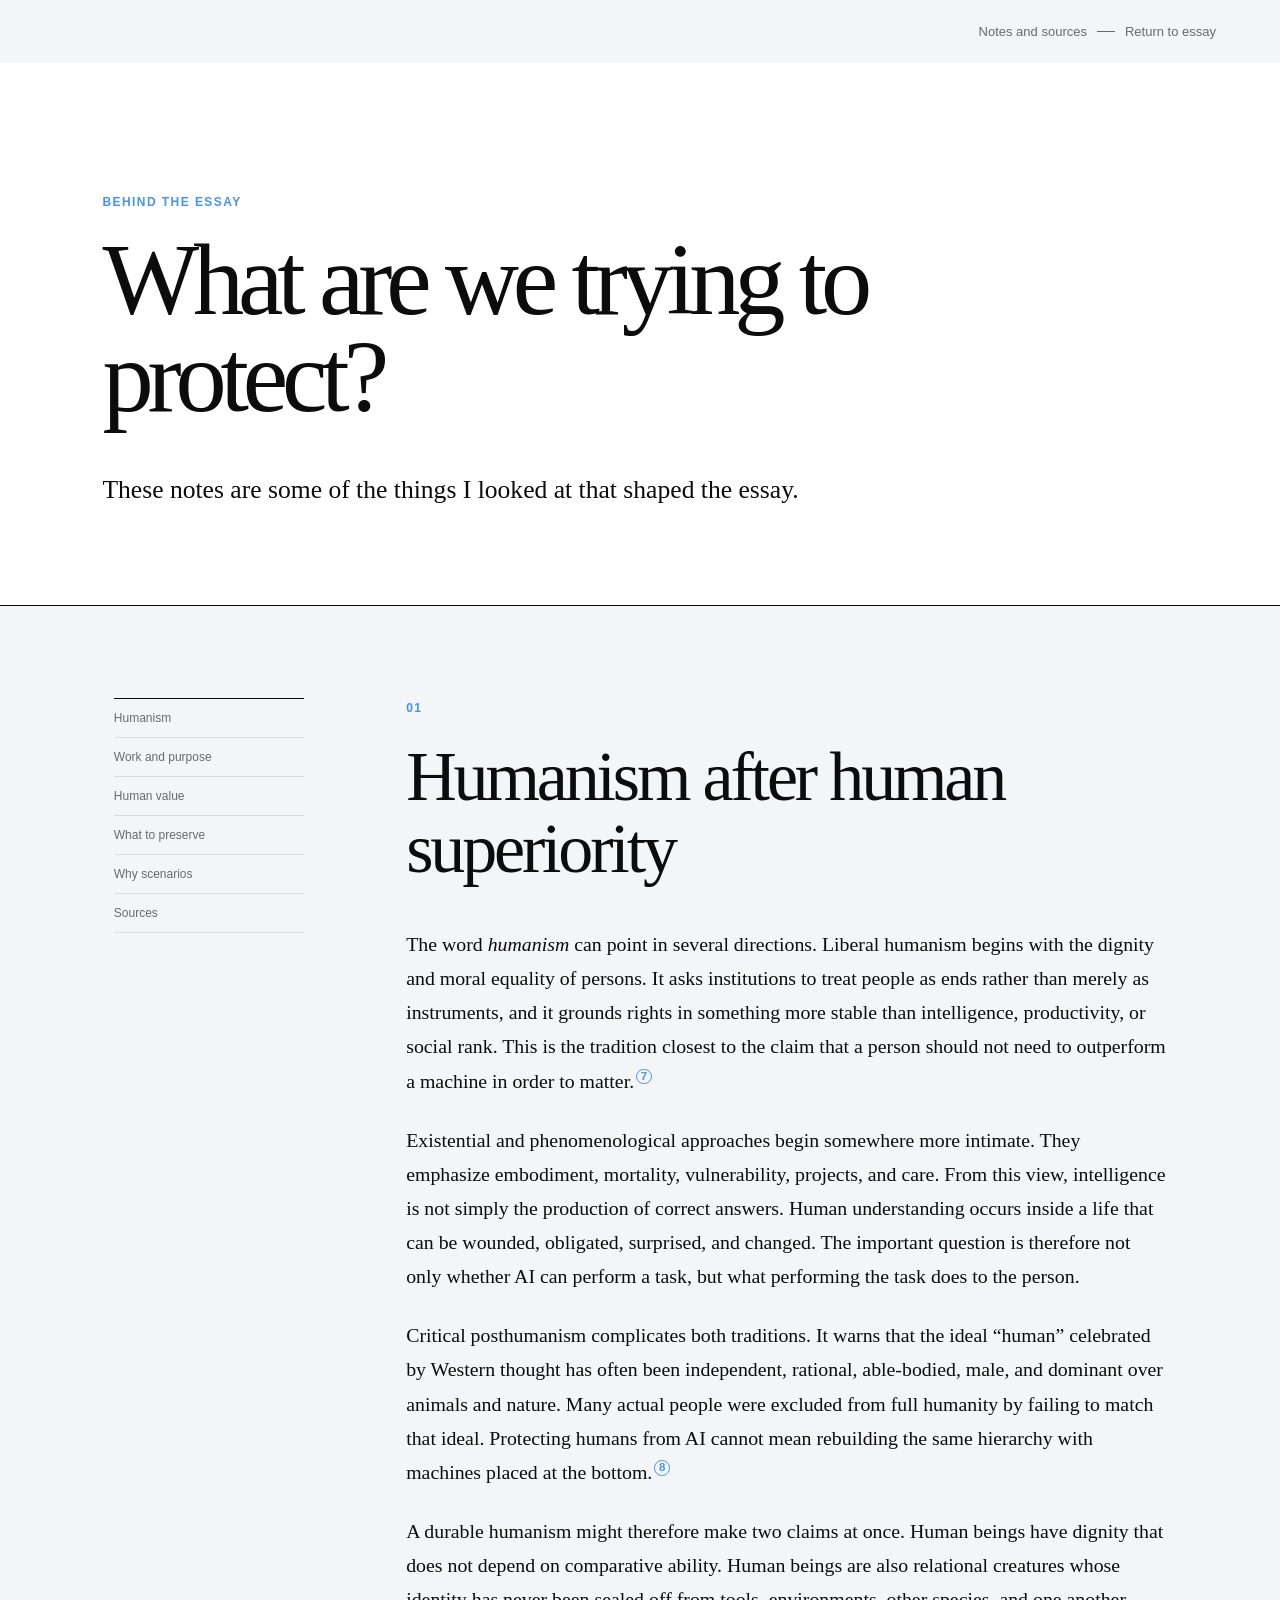
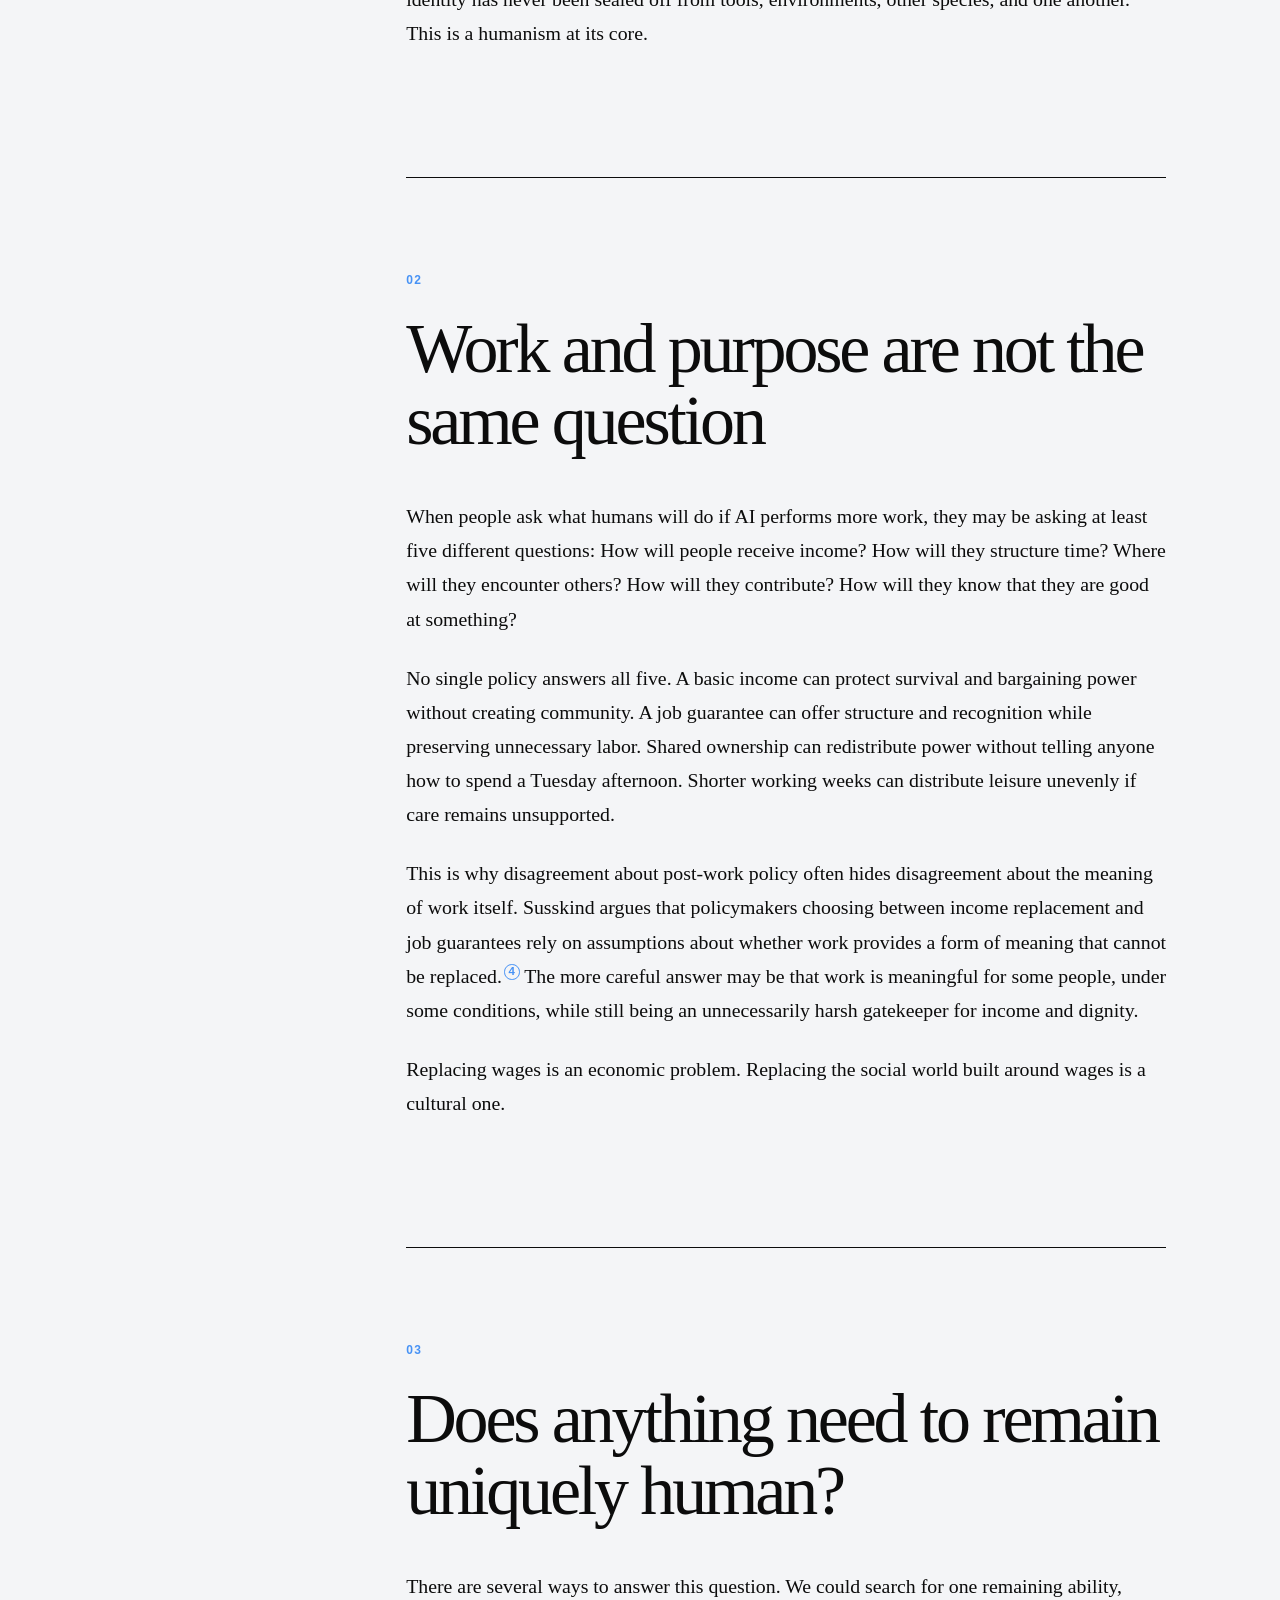
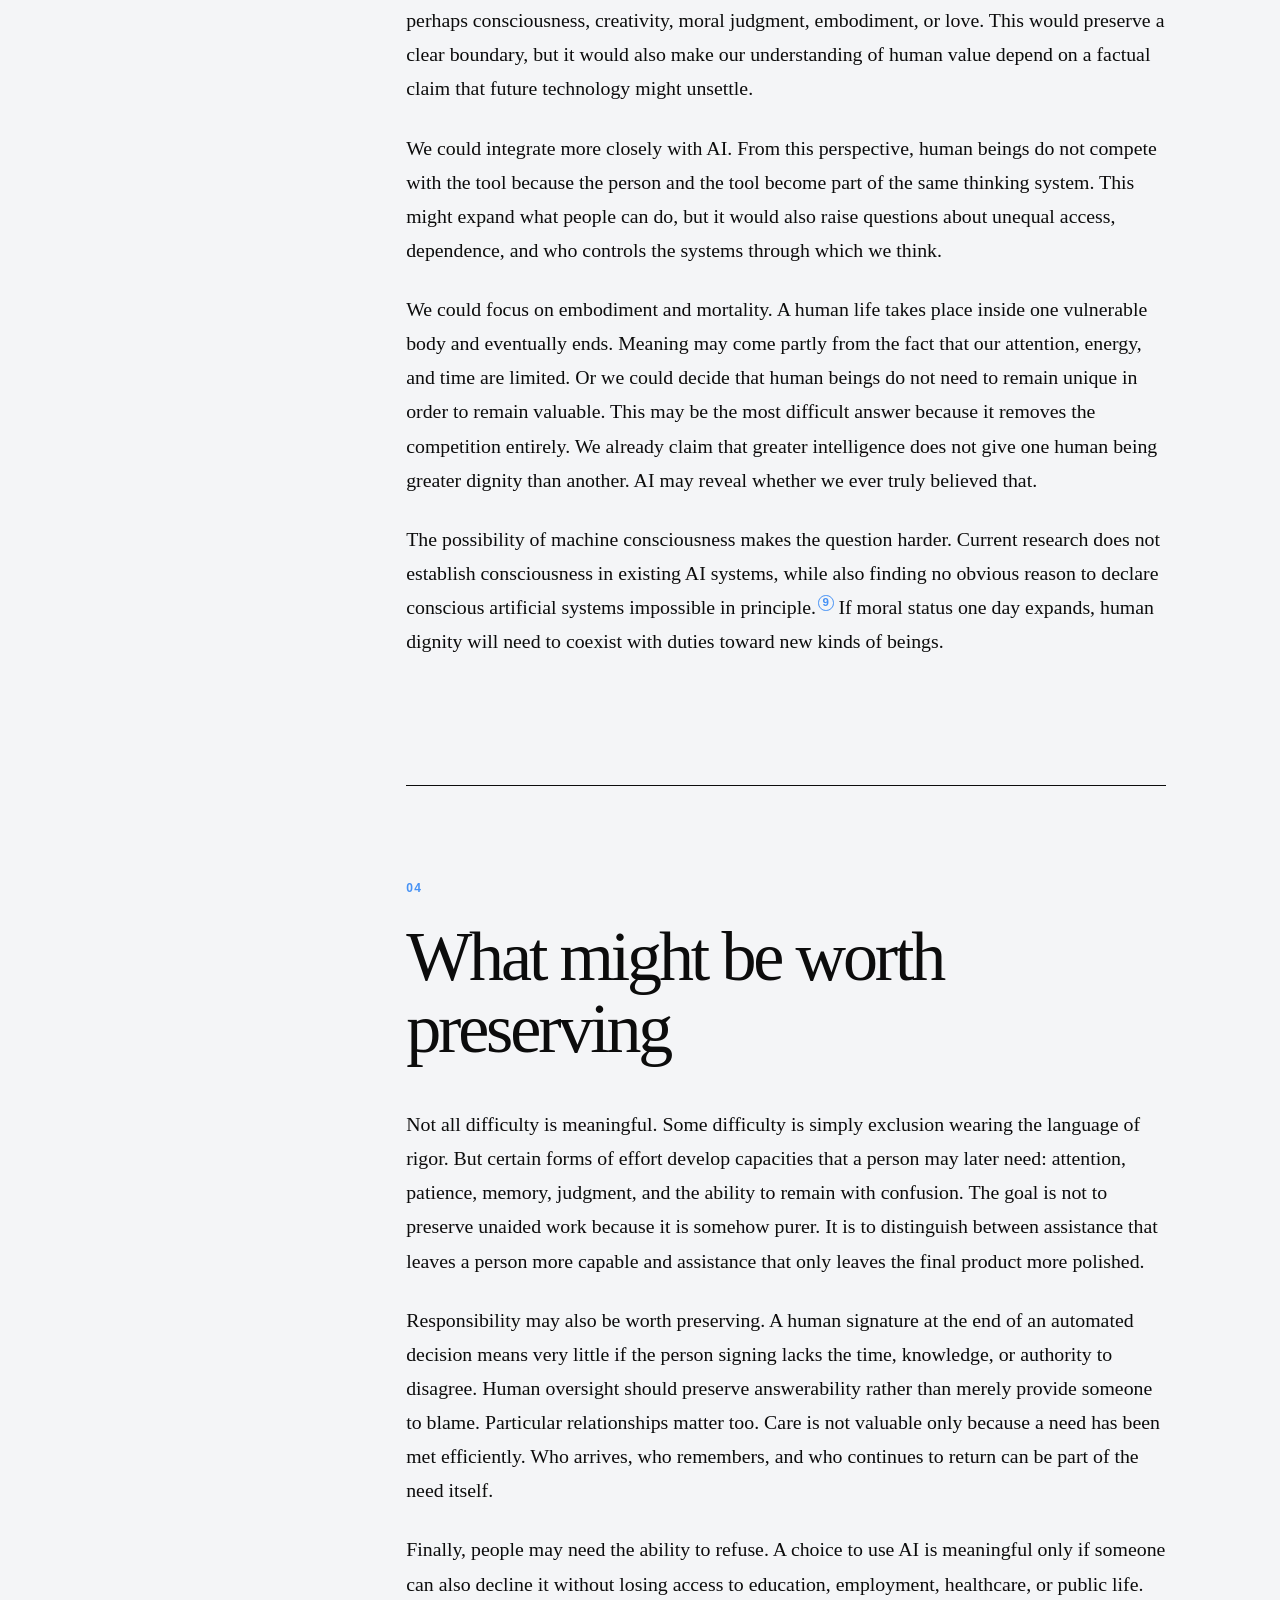
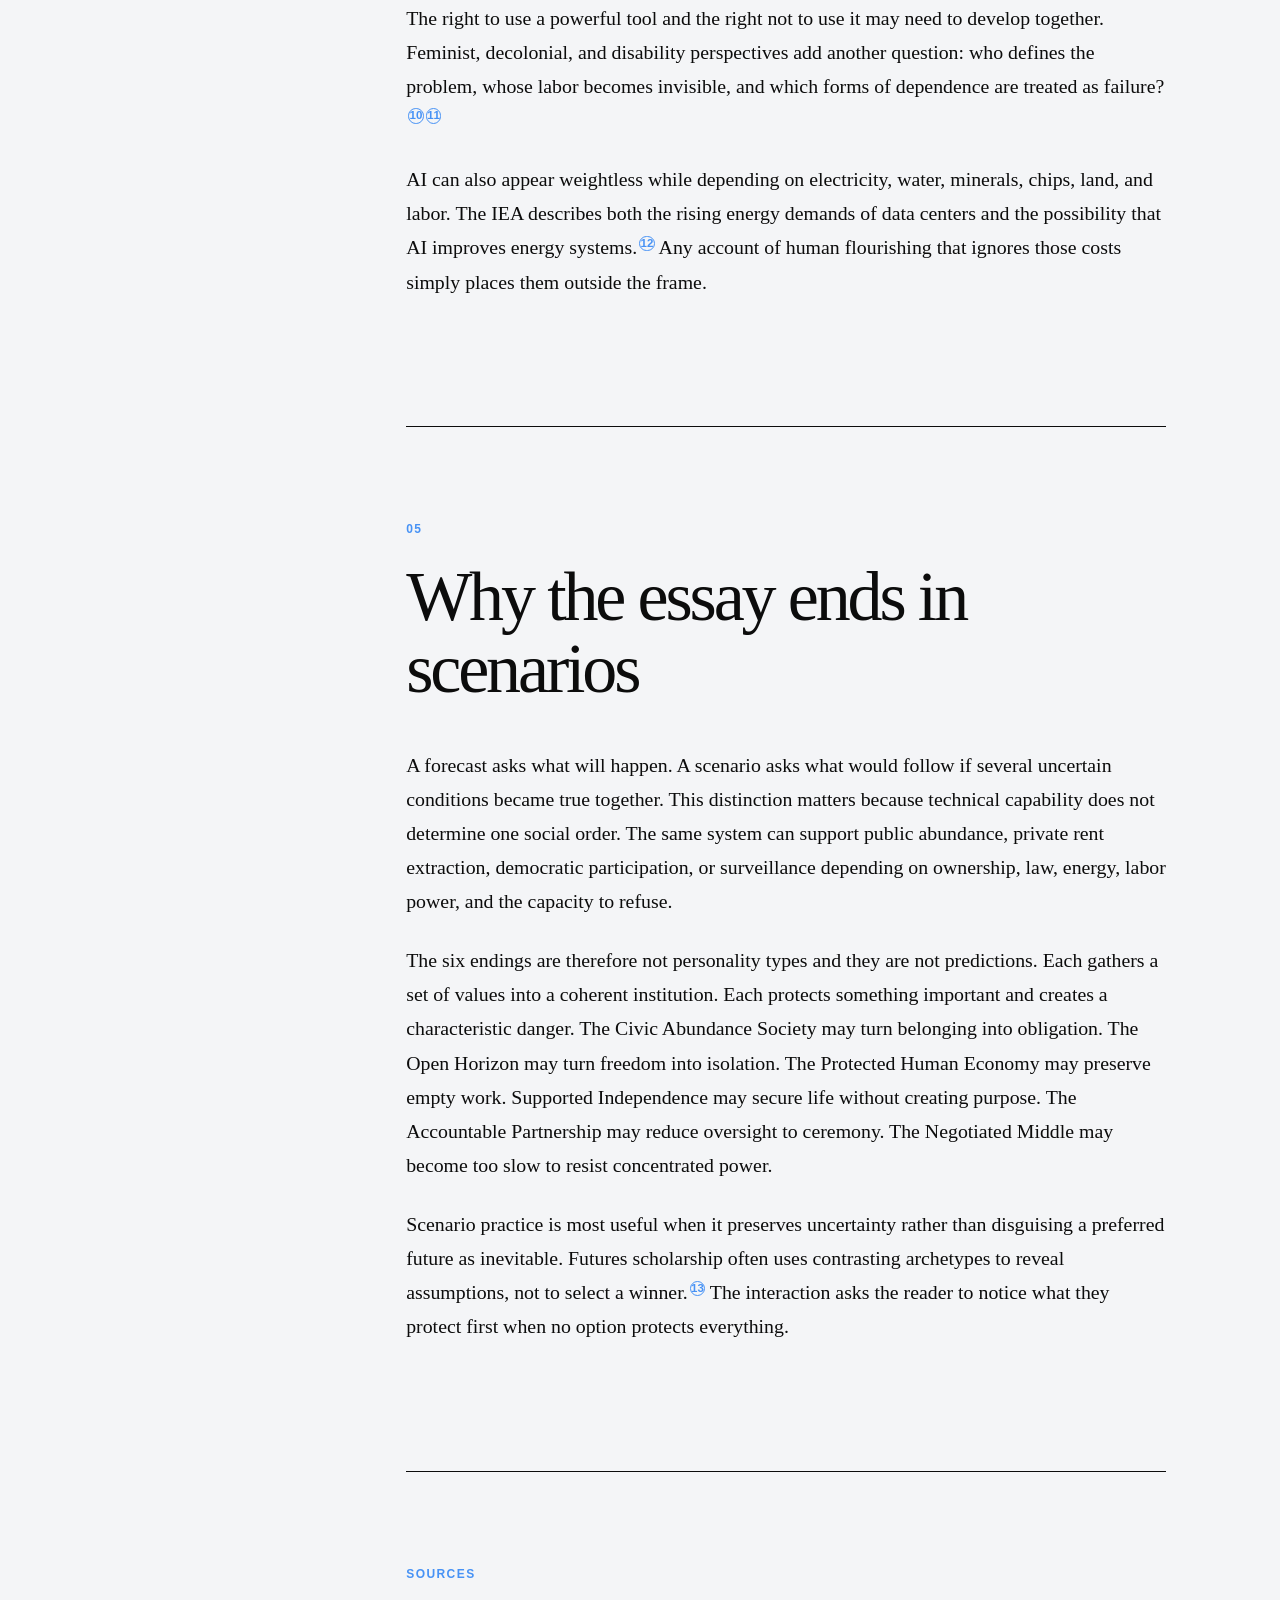
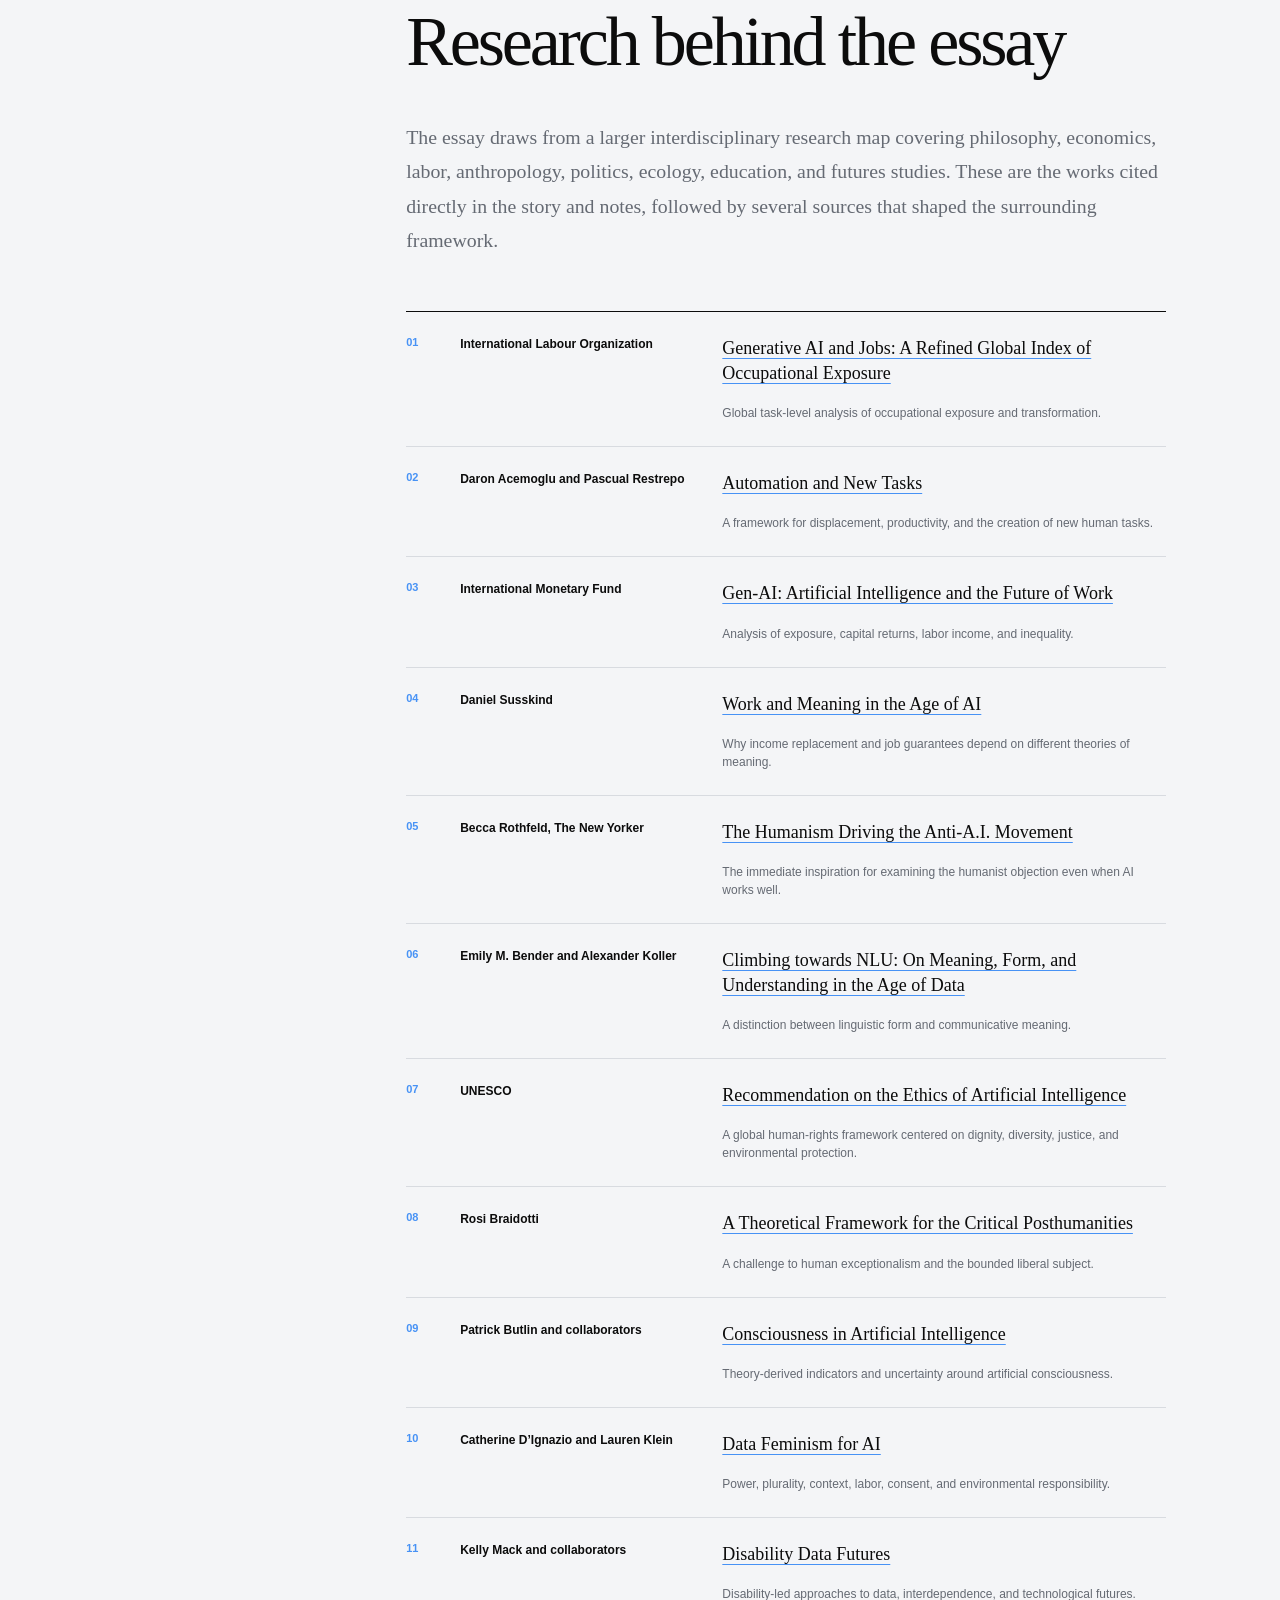
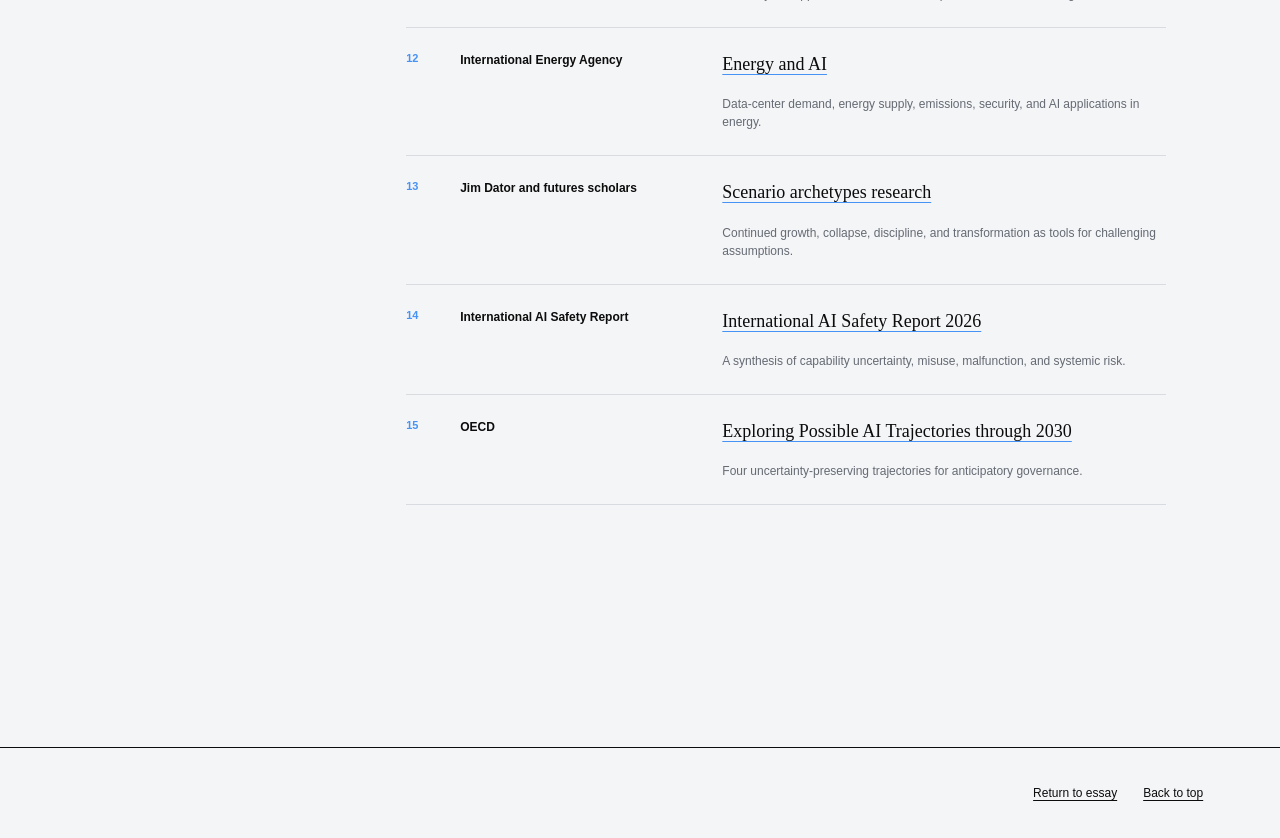
<file: thought-bubbles/human-and-ai/notes.html>
<!doctype html>
<html lang="en">
<head>
  <meta charset="utf-8">
  <meta name="viewport" content="width=device-width, initial-scale=1">
  <meta name="description" content="Philosophical notes and research sources for an interactive essay about AI and human value.">
  <meta name="theme-color" content="#ffffff">
  <title>Notes | As AI Takes On More of What I Can Do</title>
  <link rel="stylesheet" href="styles.css">
</head>
<body class="notes-page" id="top">
  <header class="site-header notes-header">
    <div class="header-meta">
      <span>Notes and sources</span>
      <span class="header-separator" aria-hidden="true"></span>
      <a href="index.html">Return to essay</a>
    </div>
  </header>

  <main>
    <section class="notes-hero">
      <p class="eyebrow">Behind the essay</p>
      <h1>What are we trying to protect?</h1>
      <p>These notes are some of the things I looked at that shaped the essay.</p>
    </section>

    <div class="notes-layout">
      <aside class="notes-nav" aria-label="Notes sections">
        <a href="#humanism">Humanism</a>
        <a href="#work">Work and purpose</a>
        <a href="#exceptional">Human value</a>
        <a href="#preserve">What to preserve</a>
        <a href="#scenarios">Why scenarios</a>
        <a href="#sources">Sources</a>
      </aside>

      <article class="notes-article">
        <section id="humanism">
          <p class="notes-number">01</p>
          <h2>Humanism after human superiority</h2>
          <p>The word <em>humanism</em> can point in several directions. Liberal humanism begins with the dignity and moral equality of persons. It asks institutions to treat people as ends rather than merely as instruments, and it grounds rights in something more stable than intelligence, productivity, or social rank. This is the tradition closest to the claim that a person should not need to outperform a machine in order to matter.<a class="citation" href="#source-7" aria-label="See source 7">7</a></p>
          <p>Existential and phenomenological approaches begin somewhere more intimate. They emphasize embodiment, mortality, vulnerability, projects, and care. From this view, intelligence is not simply the production of correct answers. Human understanding occurs inside a life that can be wounded, obligated, surprised, and changed. The important question is therefore not only whether AI can perform a task, but what performing the task does to the person.</p>
          <p>Critical posthumanism complicates both traditions. It warns that the ideal “human” celebrated by Western thought has often been independent, rational, able-bodied, male, and dominant over animals and nature. Many actual people were excluded from full humanity by failing to match that ideal. Protecting humans from AI cannot mean rebuilding the same hierarchy with machines placed at the bottom.<a class="citation" href="#source-8" aria-label="See source 8">8</a></p>
          <p>A durable humanism might therefore make two claims at once. Human beings have dignity that does not depend on comparative ability. Human beings are also relational creatures whose identity has never been sealed off from tools, environments, other species, and one another. This is a humanism at its core.</p>
        </section>

        <section id="work">
          <p class="notes-number">02</p>
          <h2>Work and purpose are not the same question</h2>
          <p>When people ask what humans will do if AI performs more work, they may be asking at least five different questions: How will people receive income? How will they structure time? Where will they encounter others? How will they contribute? How will they know that they are good at something?</p>
          <p>No single policy answers all five. A basic income can protect survival and bargaining power without creating community. A job guarantee can offer structure and recognition while preserving unnecessary labor. Shared ownership can redistribute power without telling anyone how to spend a Tuesday afternoon. Shorter working weeks can distribute leisure unevenly if care remains unsupported.</p>
          <p>This is why disagreement about post-work policy often hides disagreement about the meaning of work itself. Susskind argues that policymakers choosing between income replacement and job guarantees rely on assumptions about whether work provides a form of meaning that cannot be replaced.<a class="citation" href="#source-4" aria-label="See source 4">4</a> The more careful answer may be that work is meaningful for some people, under some conditions, while still being an unnecessarily harsh gatekeeper for income and dignity.</p>
          <p>Replacing wages is an economic problem. Replacing the social world built around wages is a cultural one.</p>
        </section>

        <section id="exceptional">
          <p class="notes-number">03</p>
          <h2>Does anything need to remain uniquely human?</h2>
          <p>There are several ways to answer this question. We could search for one remaining ability, perhaps consciousness, creativity, moral judgment, embodiment, or love. This would preserve a clear boundary, but it would also make our understanding of human value depend on a factual claim that future technology might unsettle.</p>
          <p>We could integrate more closely with AI. From this perspective, human beings do not compete with the tool because the person and the tool become part of the same thinking system. This might expand what people can do, but it would also raise questions about unequal access, dependence, and who controls the systems through which we think.</p>
          <p>We could focus on embodiment and mortality. A human life takes place inside one vulnerable body and eventually ends. Meaning may come partly from the fact that our attention, energy, and time are limited. Or we could decide that human beings do not need to remain unique in order to remain valuable. This may be the most difficult answer because it removes the competition entirely. We already claim that greater intelligence does not give one human being greater dignity than another. AI may reveal whether we ever truly believed that.</p>
          <p>The possibility of machine consciousness makes the question harder. Current research does not establish consciousness in existing AI systems, while also finding no obvious reason to declare conscious artificial systems impossible in principle.<a class="citation" href="#source-9" aria-label="See source 9">9</a> If moral status one day expands, human dignity will need to coexist with duties toward new kinds of beings.</p>
        </section>

        <section id="preserve">
          <p class="notes-number">04</p>
          <h2>What might be worth preserving</h2>
          <p>Not all difficulty is meaningful. Some difficulty is simply exclusion wearing the language of rigor. But certain forms of effort develop capacities that a person may later need: attention, patience, memory, judgment, and the ability to remain with confusion. The goal is not to preserve unaided work because it is somehow purer. It is to distinguish between assistance that leaves a person more capable and assistance that only leaves the final product more polished.</p>
          <p>Responsibility may also be worth preserving. A human signature at the end of an automated decision means very little if the person signing lacks the time, knowledge, or authority to disagree. Human oversight should preserve answerability rather than merely provide someone to blame. Particular relationships matter too. Care is not valuable only because a need has been met efficiently. Who arrives, who remembers, and who continues to return can be part of the need itself.</p>
          <p>Finally, people may need the ability to refuse. A choice to use AI is meaningful only if someone can also decline it without losing access to education, employment, healthcare, or public life. The right to use a powerful tool and the right not to use it may need to develop together. Feminist, decolonial, and disability perspectives add another question: who defines the problem, whose labor becomes invisible, and which forms of dependence are treated as failure?<a class="citation" href="#source-10" aria-label="See source 10">10</a><a class="citation" href="#source-11" aria-label="See source 11">11</a></p>
          <p>AI can also appear weightless while depending on electricity, water, minerals, chips, land, and labor. The IEA describes both the rising energy demands of data centers and the possibility that AI improves energy systems.<a class="citation" href="#source-12" aria-label="See source 12">12</a> Any account of human flourishing that ignores those costs simply places them outside the frame.</p>
        </section>

        <section id="scenarios">
          <p class="notes-number">05</p>
          <h2>Why the essay ends in scenarios</h2>
          <p>A forecast asks what will happen. A scenario asks what would follow if several uncertain conditions became true together. This distinction matters because technical capability does not determine one social order. The same system can support public abundance, private rent extraction, democratic participation, or surveillance depending on ownership, law, energy, labor power, and the capacity to refuse.</p>
          <p>The six endings are therefore not personality types and they are not predictions. Each gathers a set of values into a coherent institution. Each protects something important and creates a characteristic danger. The Civic Abundance Society may turn belonging into obligation. The Open Horizon may turn freedom into isolation. The Protected Human Economy may preserve empty work. Supported Independence may secure life without creating purpose. The Accountable Partnership may reduce oversight to ceremony. The Negotiated Middle may become too slow to resist concentrated power.</p>
          <p>Scenario practice is most useful when it preserves uncertainty rather than disguising a preferred future as inevitable. Futures scholarship often uses contrasting archetypes to reveal assumptions, not to select a winner.<a class="citation" href="#source-13" aria-label="See source 13">13</a> The interaction asks the reader to notice what they protect first when no option protects everything.</p>
        </section>

        <section class="source-library" id="sources">
          <p class="notes-number">Sources</p>
          <h2>Research behind the essay</h2>
          <p class="source-intro">The essay draws from a larger interdisciplinary research map covering philosophy, economics, labor, anthropology, politics, ecology, education, and futures studies. These are the works cited directly in the story and notes, followed by several sources that shaped the surrounding framework.</p>
          <ol>
            <li id="source-1"><span>International Labour Organization</span><a href="https://www.ilo.org/publications/generative-ai-and-jobs-refined-global-index-occupational-exposure" target="_blank" rel="noreferrer">Generative AI and Jobs: A Refined Global Index of Occupational Exposure</a><small>Global task-level analysis of occupational exposure and transformation.</small></li>
            <li id="source-2"><span>Daron Acemoglu and Pascual Restrepo</span><a href="https://www.nber.org/papers/w25684" target="_blank" rel="noreferrer">Automation and New Tasks</a><small>A framework for displacement, productivity, and the creation of new human tasks.</small></li>
            <li id="source-3"><span>International Monetary Fund</span><a href="https://www.imf.org/-/media/Files/Publications/SDN/2024/English/SDNEA2024001.ashx" target="_blank" rel="noreferrer">Gen-AI: Artificial Intelligence and the Future of Work</a><small>Analysis of exposure, capital returns, labor income, and inequality.</small></li>
            <li id="source-4"><span>Daniel Susskind</span><a href="https://www.brookings.edu/articles/work-and-meaning-in-the-age-of-ai/" target="_blank" rel="noreferrer">Work and Meaning in the Age of AI</a><small>Why income replacement and job guarantees depend on different theories of meaning.</small></li>
            <li id="source-5"><span>Becca Rothfeld, The New Yorker</span><a href="https://www.newyorker.com/culture/the-lede/the-humanism-driving-the-anti-ai-movement" target="_blank" rel="noreferrer">The Humanism Driving the Anti-A.I. Movement</a><small>The immediate inspiration for examining the humanist objection even when AI works well.</small></li>
            <li id="source-6"><span>Emily M. Bender and Alexander Koller</span><a href="https://aclanthology.org/2020.acl-main.463.pdf" target="_blank" rel="noreferrer">Climbing towards NLU: On Meaning, Form, and Understanding in the Age of Data</a><small>A distinction between linguistic form and communicative meaning.</small></li>
            <li id="source-7"><span>UNESCO</span><a href="https://www.unesco.org/en/legal-affairs/recommendation-ethics-artificial-intelligence" target="_blank" rel="noreferrer">Recommendation on the Ethics of Artificial Intelligence</a><small>A global human-rights framework centered on dignity, diversity, justice, and environmental protection.</small></li>
            <li id="source-8"><span>Rosi Braidotti</span><a href="https://doi.org/10.1177/0263276418771486" target="_blank" rel="noreferrer">A Theoretical Framework for the Critical Posthumanities</a><small>A challenge to human exceptionalism and the bounded liberal subject.</small></li>
            <li id="source-9"><span>Patrick Butlin and collaborators</span><a href="https://arxiv.org/abs/2308.08708" target="_blank" rel="noreferrer">Consciousness in Artificial Intelligence</a><small>Theory-derived indicators and uncertainty around artificial consciousness.</small></li>
            <li id="source-10"><span>Catherine D’Ignazio and Lauren Klein</span><a href="https://facctconference.org/static/papers24/facct24-7.pdf" target="_blank" rel="noreferrer">Data Feminism for AI</a><small>Power, plurality, context, labor, consent, and environmental responsibility.</small></li>
            <li id="source-11"><span>Kelly Mack and collaborators</span><a href="https://arxiv.org/abs/2411.03885" target="_blank" rel="noreferrer">Disability Data Futures</a><small>Disability-led approaches to data, interdependence, and technological futures.</small></li>
            <li id="source-12"><span>International Energy Agency</span><a href="https://www.iea.org/reports/energy-and-ai/" target="_blank" rel="noreferrer">Energy and AI</a><small>Data-center demand, energy supply, emissions, security, and AI applications in energy.</small></li>
            <li id="source-13"><span>Jim Dator and futures scholars</span><a href="https://doi.org/10.1016/j.futures.2020.102645" target="_blank" rel="noreferrer">Scenario archetypes research</a><small>Continued growth, collapse, discipline, and transformation as tools for challenging assumptions.</small></li>
            <li id="source-14"><span>International AI Safety Report</span><a href="https://internationalaisafetyreport.org/publication/international-ai-safety-report-2026" target="_blank" rel="noreferrer">International AI Safety Report 2026</a><small>A synthesis of capability uncertainty, misuse, malfunction, and systemic risk.</small></li>
            <li id="source-15"><span>OECD</span><a href="https://www.oecd.org/en/publications/exploring-possible-ai-trajectories-through-2030_cb41117a-en.html" target="_blank" rel="noreferrer">Exploring Possible AI Trajectories through 2030</a><small>Four uncertainty-preserving trajectories for anticipatory governance.</small></li>
          </ol>
        </section>
      </article>
    </div>
  </main>

  <footer class="essay-footer brandless-footer">
    <div class="footer-links">
      <a href="index.html">Return to essay</a>
      <a href="#top">Back to top</a>
    </div>
  </footer>
</body>
</html>
</file>
<file: styles.css>
:root {
  --carbon: #11110f;
  --soft-carbon: #1a1917;
  --bone: #f2eee7;
  --gray: #aaa69f;
  --hairline: rgba(242, 238, 231, .22);
  --oxblood: #8d3e46;
  --blue: #647cff;
  --blush: #d5a3ad;
  --violet: #9a7ae8;
  --page: min(1440px, calc(100vw - 64px));
  --sans: "Inter", "Helvetica Neue", Helvetica, Arial, sans-serif;
}

* { box-sizing: border-box; }
html { background: var(--carbon); scroll-behavior: smooth; }
body { margin: 0; overflow-x: hidden; background: var(--carbon); color: var(--bone); font-family: var(--sans); font-size: 16px; line-height: 1.35; }
a { color: inherit; }
button { font: inherit; }
img { display: block; max-width: 100%; }
.skip-link { position: fixed; z-index: 1000; top: 10px; left: 10px; padding: 10px 14px; background: var(--bone); color: var(--carbon); transform: translateY(-150%); }
.skip-link:focus { transform: translateY(0); }

.site-header { position: fixed; z-index: 40; top: 0; left: 50%; width: var(--page); height: 68px; display: grid; grid-template-columns: 1fr 4fr; align-items: center; background: linear-gradient(180deg, rgba(17,17,15,.96), rgba(17,17,15,.74) 72%, transparent); transform: translate(-50%, -18px); font-size: 14px; font-weight: 600; letter-spacing: -.02em; opacity: 0; visibility: hidden; pointer-events: none; transition: opacity 260ms ease, transform 360ms cubic-bezier(.2,.75,.2,1), visibility 260ms; }
body.nav-visible .site-header { opacity: 1; visibility: visible; pointer-events: auto; transform: translate(-50%, 0); }
.brand { text-decoration: none; }
.site-nav { display: grid; grid-template-columns: repeat(4, 1fr); }
.site-nav a { width: max-content; margin-inline: auto; padding: 10px 0; text-decoration: none; }
.site-nav a::after, .brand::after { content: ""; display: block; width: 0; height: 1px; margin-top: 3px; background: currentColor; transition: width 180ms ease; }
.site-nav a:hover::after, .site-nav a:focus-visible::after, .brand:hover::after, .brand:focus-visible::after { width: 100%; }
.menu-toggle { display: none; border: 0; background: transparent; color: var(--bone); }

.landing-frame { position: relative; height: 100svh; min-height: 720px; display: grid; place-items: center; overflow: hidden; isolation: isolate; }
.landing-frame::before, .hero-sticky::before { content: ""; position: absolute; inset: 0; z-index: -2; background-image: linear-gradient(rgba(242,238,231,.028) 1px, transparent 1px), linear-gradient(90deg, rgba(242,238,231,.028) 1px, transparent 1px); background-size: 8vw 8vw; opacity: .45; mask-image: linear-gradient(to bottom, transparent, #000 22%, #000 85%, transparent); }
.landing-lockup { width: min(1500px, calc(100vw - 64px)); text-align: center; }
.landing-lockup h1 { margin: 0; font-size: clamp(104px, 13.5vw, 210px); font-weight: 700; line-height: .82; letter-spacing: -.08em; animation: title-reveal 900ms cubic-bezier(.2,.75,.2,1) both; }
.landing-lockup p { max-width: 920px; margin: 34px auto 0; color: var(--gray); font-size: clamp(18px, 1.55vw, 25px); font-weight: 600; line-height: 1.2; letter-spacing: -.03em; animation: fade-up 700ms 280ms ease both; }
.landing-scroll { position: absolute; left: 50%; bottom: clamp(28px, 5vh, 52px); display: inline-flex; align-items: center; gap: 15px; color: var(--gray); font-size: 11px; font-weight: 600; letter-spacing: .11em; text-decoration: none; text-transform: uppercase; transform: translateX(-50%); animation: fade-up 700ms 520ms ease both; }
.landing-scroll i { display: grid; width: 42px; height: 42px; place-items: center; border: 1px solid var(--hairline); border-radius: 50%; color: var(--bone); font-size: 16px; font-style: normal; transition: background 180ms ease, color 180ms ease, transform 180ms ease; }
.landing-scroll:hover i, .landing-scroll:focus-visible i { background: var(--bone); color: var(--carbon); transform: translateY(4px); }

.hero-frame { position: relative; height: 142svh; min-height: 980px; }
.hero-sticky { position: sticky; top: 0; height: 100svh; min-height: 720px; overflow: hidden; isolation: isolate; }
.shoe-prompt { position: absolute; z-index: 4; top: clamp(92px, 12vh, 126px); left: 32px; right: 32px; display: grid; justify-items: center; text-align: center; transform: translateY(calc(var(--hero-progress, 0) * -14px)); }
.shoe-prompt h2 { max-width: 1100px; margin: 0; font-size: clamp(44px, 5.4vw, 82px); font-weight: 650; line-height: .93; letter-spacing: -.06em; }
.shoe-prompt p { margin: 15px 0 0; color: var(--gray); font-size: 13px; letter-spacing: .04em; }
.shoe-dock { position: absolute; z-index: 3; left: max(20px, calc((100vw - 1500px) / 2)); right: max(20px, calc((100vw - 1500px) / 2)); bottom: 0; height: 70%; display: grid; grid-template-columns: repeat(4, minmax(0, 1fr)); align-items: end; gap: clamp(2px, 1vw, 20px); }
.shoe-link { --accent: var(--bone); position: relative; display: grid; height: 100%; min-width: 0; place-items: end center; text-decoration: none; outline: none; opacity: 0; transition: opacity 280ms ease, filter 280ms ease; }
.hero-frame.is-visible .shoe-link { animation: shoe-rack-in 950ms cubic-bezier(.16,.82,.21,1) forwards; }
.hero-frame.is-visible .shoe-client { animation-delay: 120ms; }
.hero-frame.is-visible .shoe-cases { animation-delay: 240ms; }
.hero-frame.is-visible .shoe-about { animation-delay: 360ms; }
.hero-frame.is-visible .shoe-thoughts { animation-delay: 480ms; }
.shoe-client { --accent: var(--oxblood); animation-delay: 420ms; }
.shoe-cases { --accent: var(--blue); animation-delay: 540ms; }
.shoe-about { --accent: var(--blush); animation-delay: 660ms; }
.shoe-thoughts { --accent: var(--violet); animation-delay: 780ms; }
.shoe-image-wrap { position: relative; display: grid; width: 100%; height: 100%; place-items: end center; perspective: 1000px; will-change: transform; transition: transform 80ms linear; }
.shoe-image-wrap::after { content: ""; position: absolute; left: 13%; right: 13%; bottom: -8px; height: 1px; background: var(--accent); opacity: 0; box-shadow: 0 0 24px var(--accent); transition: opacity 220ms ease; }
.shoe-link img { width: 112%; max-width: none; max-height: 92%; object-fit: contain; object-position: center bottom; filter: drop-shadow(0 28px 24px rgba(0,0,0,.5)); transform: translateY(0) rotateX(0) rotateY(0); transform-origin: 50% 82%; transition: transform 360ms cubic-bezier(.17,.84,.22,1), filter 300ms ease; }
.shoe-cases img { width: 121%; max-height: 84%; }
.shoe-about img { width: 118%; max-height: 93%; }
.shoe-thoughts img { width: 112%; max-height: 100%; }
.shoe-label { position: absolute; z-index: 5; top: auto; bottom: 60%; left: 50%; min-width: max-content; padding: 7px 10px; border: 1px solid color-mix(in srgb, var(--accent) 70%, transparent); background: rgba(17,17,15,.9); color: var(--bone); font-size: clamp(13px, 1vw, 16px); font-weight: 600; letter-spacing: -.02em; opacity: 0; transform: translate(-50%, 10px); transition: opacity 180ms ease, transform 240ms ease; pointer-events: none; }
.shoe-link:hover .shoe-label, .shoe-link:focus-visible .shoe-label, .shoe-link.tap-active .shoe-label { opacity: 1; transform: translate(-50%, 0); }
.shoe-link:hover img, .shoe-link:focus-visible img, .shoe-link.tap-active img { transform: translateY(-20px) scale(1.045) rotateX(-2deg); filter: drop-shadow(0 46px 28px rgba(0,0,0,.68)); }
.shoe-link:hover .shoe-image-wrap::after, .shoe-link:focus-visible .shoe-image-wrap::after, .shoe-link.tap-active .shoe-image-wrap::after { opacity: .72; }
.shoe-dock:has(.shoe-link:hover) .shoe-link:not(:hover) { opacity: .42; filter: grayscale(.45); }
.hero-scanline { position: absolute; z-index: 2; left: -20%; right: -20%; bottom: 0; height: 1px; background: linear-gradient(90deg, transparent, rgba(242,238,231,.8), transparent); transform: translateX(-70%); animation: scan-once 1800ms 1200ms ease-out both; }

.intro-frame { position: relative; min-height: 170svh; }
.intro-sticky { position: sticky; top: 0; width: var(--page); height: 100svh; min-height: 720px; margin-inline: auto; overflow: hidden; padding: 66px 0 42px; display: grid; grid-template-rows: auto 1fr; }
.intro-frame h2 { width: 100%; max-width: none; margin: 0; font-size: clamp(48px, 4.65vw, 76px); font-weight: 600; line-height: .98; letter-spacing: -.058em; }
.word-flow .flow-word { color: #66635e; opacity: .32; transition: color 70ms linear, opacity 70ms linear; }
.intro-grid { display: grid; grid-template-columns: minmax(280px, .66fr) 1.5fr; gap: clamp(48px, 7vw, 130px); align-items: center; margin-top: clamp(32px, 4.5vh, 58px); min-height: 0; }
.portrait-wrap { position: relative; width: min(100%, 430px); max-height: 500px; aspect-ratio: 4 / 5; align-self: center; margin: 0; overflow: hidden; background: var(--soft-carbon); }
.portrait-wrap::after { content: ""; position: absolute; inset: 0; border: 1px solid rgba(242,238,231,.16); pointer-events: none; }
.portrait-wrap img { width: 100%; height: 100%; object-fit: cover; object-position: center 42%; filter: saturate(.9) contrast(1.03); transform: scale(1.02); transform-origin: center; }
.portrait-wrap figcaption { position: absolute; z-index: 2; left: 12px; bottom: 10px; padding: 5px 7px; background: rgba(17,17,15,.82); color: var(--gray); font-size: 9px; letter-spacing: .1em; text-transform: uppercase; }
.intro-copy { align-self: center; max-width: 950px; margin: 0; color: var(--bone); font-size: clamp(23px, 2vw, 33px); line-height: 1.12; letter-spacing: -.038em; }

.work-frame { min-height: 100svh; overflow: hidden; padding: 76px 0 90px max(32px, calc((100vw - 1440px) / 2)); }
.work-heading { width: min(1408px, calc(100vw - 64px)); display: flex; justify-content: space-between; align-items: end; gap: 32px; padding-right: 0; }
.work-heading h2 { margin: 0; font-size: clamp(58px, 7.6vw, 112px); font-weight: 650; line-height: .86; letter-spacing: -.07em; }
.carousel-controls { display: flex; align-items: center; gap: 16px; }
.carousel-button { display: grid; width: 48px; height: 48px; place-items: center; border: 1px solid var(--hairline); background: transparent; color: var(--bone); cursor: pointer; transition: background 180ms ease, color 180ms ease, border-color 180ms ease; }
.carousel-button:hover, .carousel-button:focus-visible { border-color: var(--bone); background: var(--bone); color: var(--carbon); }
.carousel-button:disabled { opacity: .25; cursor: default; }
.carousel-status { min-width: 55px; color: var(--gray); font-size: 10px; letter-spacing: .12em; }
.project-carousel { display: flex; gap: 24px; margin-top: clamp(54px, 7vh, 82px); padding: 0 max(32px, calc((100vw - 1440px) / 2)) 18px 0; overflow-x: auto; scroll-snap-type: x mandatory; scrollbar-width: none; outline: none; }
.project-carousel::-webkit-scrollbar { display: none; }
.project-tile { --accent: var(--gray); flex: 0 0 min(430px, 30.5vw); min-width: 330px; scroll-snap-align: start; background: var(--bone); color: var(--carbon); text-decoration: none; }
.client-tile { --accent: var(--oxblood); }
.product-tile { --accent: var(--blue); }
.thought-tile { --accent: var(--violet); }
.tile-media { position: relative; aspect-ratio: 4 / 3; overflow: hidden; display: grid; place-items: center; background: #d8d4cd; border-bottom: 7px solid var(--accent); }
.tile-media::before { content: ""; position: absolute; z-index: 2; inset: 18px; border: 1px solid rgba(242,238,231,.32); pointer-events: none; }
.tile-media::after { content: ""; position: absolute; z-index: 1; inset: 0; background: linear-gradient(180deg, transparent 44%, rgba(17,17,15,.78)); pointer-events: none; }
.tile-media img { width: 100%; height: 100%; object-fit: cover; transition: transform 480ms cubic-bezier(.17,.84,.22,1), filter 300ms ease; }
.tile-media > span { position: absolute; top: 14px; left: 14px; padding: 7px 10px; background: var(--bone); font-size: 22px; font-weight: 700; line-height: 1; }
.tile-media > span { z-index: 3; }
.tile-media strong { position: absolute; z-index: 3; right: 22px; bottom: 14px; color: var(--bone); font-size: clamp(54px, 5.4vw, 84px); font-weight: 700; letter-spacing: -.09em; transition: transform 320ms cubic-bezier(.17,.84,.22,1); }
.project-tile:hover .tile-media img, .project-tile:focus-visible .tile-media img { transform: scale(1.055); filter: saturate(1.08); }
.project-tile:hover .tile-media strong, .project-tile:focus-visible .tile-media strong { transform: translateY(-4px); }
.tile-info { min-height: 190px; padding: 18px 18px 24px; }
.tile-info p { margin: 0 0 7px; color: color-mix(in srgb, var(--accent) 90%, var(--carbon)); font-size: 10px; font-weight: 700; letter-spacing: .11em; text-transform: uppercase; }
.tile-info h3 { margin: 0; font-size: clamp(24px, 2vw, 31px); line-height: 1.02; letter-spacing: -.045em; }
.tile-info > span { display: block; margin-top: 9px; color: #68645e; font-size: 13px; }
.more-work-cta { width: min(1408px, calc(100vw - 64px)); margin-top: 78px; padding: 30px 0 6px; display: flex; justify-content: space-between; gap: 28px; align-items: end; border-top: 1px solid var(--hairline); }
.more-work-cta p { margin: 0; color: var(--gray); font-size: 15px; }
.more-work-cta a { display: inline-flex; align-items: center; gap: 24px; font-size: clamp(25px, 2.7vw, 42px); font-weight: 600; letter-spacing: -.05em; text-decoration: none; }
.more-work-cta a span { color: var(--oxblood); transition: transform 180ms ease; }
.more-work-cta a:hover span, .more-work-cta a:focus-visible span { transform: translateX(7px); }

.site-footer { position: relative; min-height: 58svh; overflow: hidden; padding: 74px 32px 0; border-top: 1px solid var(--hairline); }
.footer-contact { position: relative; z-index: 2; display: grid; width: max-content; gap: 4px; font-size: clamp(15px, 1.3vw, 20px); }
.footer-contact a { text-decoration: none; }
.footer-contact a:hover, .footer-contact a:focus-visible { color: var(--gray); }
.footer-contact p { margin: 0; }
.footer-name { position: absolute; left: 14px; bottom: -2.2vw; color: var(--bone); font-size: min(15.8vw, 260px); font-weight: 700; line-height: .76; letter-spacing: -.082em; white-space: nowrap; }

@keyframes title-reveal { from { opacity: 0; transform: translateY(30px); clip-path: inset(0 0 100% 0); } to { opacity: 1; transform: translateY(0); clip-path: inset(0); } }
@keyframes fade-up { from { opacity: 0; transform: translateY(15px); } to { opacity: 1; transform: translateY(0); } }
@keyframes shoe-rack-in { 0% { opacity: 0; transform: translateX(-150px); } 70% { opacity: 1; transform: translateX(8px); } 100% { opacity: 1; transform: translateX(0); } }
@keyframes scan-once { 0% { opacity: 0; transform: translateX(-70%); } 20% { opacity: 1; } 100% { opacity: 0; transform: translateX(70%); } }
@keyframes scroll-travel { 0% { transform: translateY(-105%); } 55%, 100% { transform: translateY(285%); } }

@media (min-width: 941px) and (max-height: 820px) {
  .shoe-prompt { top: 84px; }
  .shoe-prompt h2 { font-size: clamp(40px, 4.8vw, 65px); }
  .shoe-dock { height: 68%; }
  .intro-sticky { padding-top: 42px; padding-bottom: 28px; }
  .intro-frame h2 { font-size: clamp(44px, 4.2vw, 64px); }
  .intro-grid { margin-top: 24px; }
  .portrait-wrap { max-height: 330px; aspect-ratio: 4 / 3; }
  .intro-copy { font-size: clamp(20px, 1.75vw, 25px); }
}

@media (max-width: 940px) {
  :root { --page: calc(100vw - 40px); }
  .site-header { height: 68px; grid-template-columns: 1fr auto; font-size: 13px; }
  .menu-toggle { display: block; cursor: pointer; }
  .menu-toggle span { display: inline-block; margin-left: 7px; transition: transform 180ms ease; }
  .menu-toggle[aria-expanded="true"] span { transform: rotate(45deg); }
  .site-nav { position: absolute; top: 68px; left: -20px; right: -20px; display: grid; grid-template-columns: 1fr; padding: 12px 20px 26px; background: var(--carbon); border-bottom: 1px solid var(--hairline); opacity: 0; visibility: hidden; transform: translateY(-120%); transition: transform 220ms ease, opacity 180ms ease, visibility 220ms; }
  .site-nav.is-open { opacity: 1; visibility: visible; transform: translateY(0); }
  .site-nav a { width: 100%; padding: 14px 0; border-bottom: 1px solid var(--hairline); text-align: left; }
  .landing-frame { min-height: 700px; }
  .landing-lockup { width: calc(100vw - 40px); }
  .landing-lockup h1 { font-size: 17vw; }
  .landing-lockup p { max-width: 680px; font-size: 18px; }
  .hero-frame { height: auto; min-height: 1120px; }
  .hero-sticky { position: relative; height: 1120px; min-height: 1120px; }
  .shoe-prompt { top: 88px; left: 20px; right: 20px; }
  .shoe-prompt h2 { max-width: 760px; font-size: clamp(42px, 8vw, 70px); }
  .shoe-prompt p { font-size: 12px; }
  .shoe-dock { position: absolute; left: 20px; right: 20px; height: 760px; grid-template-columns: repeat(2, minmax(0, 1fr)); gap: 20px 18px; }
  .shoe-link { height: 370px; }
  .shoe-link img, .shoe-cases img, .shoe-about img, .shoe-thoughts img { width: 116%; max-height: 94%; }
  .shoe-label { top: 5%; bottom: auto; }
  .intro-frame { min-height: 155svh; }
  .intro-sticky { padding-top: 64px; }
  .intro-frame h2 { font-size: clamp(42px, 7vw, 68px); }
  .intro-grid { grid-template-columns: .9fr 1.2fr; gap: 38px; }
  .intro-copy { font-size: 25px; }
  .work-frame { padding-left: 20px; }
  .work-heading { width: calc(100vw - 40px); }
  .project-carousel { padding-right: 20px; }
  .more-work-cta { width: calc(100vw - 40px); }
  .project-tile { flex-basis: min(390px, 72vw); }
}

@media (max-width: 620px) {
  .landing-frame { min-height: 650px; }
  .landing-lockup h1 { font-size: 21vw; line-height: .86; }
  .landing-lockup p { max-width: 340px; margin-top: 25px; font-size: 16px; line-height: 1.22; }
  .landing-scroll { bottom: 30px; }
  .hero-frame { min-height: 1090px; }
  .hero-sticky { height: 1090px; min-height: 1090px; }
  .shoe-prompt { top: 78px; width: auto; }
  .shoe-prompt h2 { font-size: 11.5vw; line-height: .95; }
  .shoe-prompt p { margin-top: 12px; font-size: 11px; }
  .shoe-dock { height: 760px; gap: 16px 10px; }
  .shoe-link { height: 372px; }
  .shoe-label { top: 6%; font-size: 12px; }
  .shoe-link img, .shoe-cases img, .shoe-about img, .shoe-thoughts img { width: 122%; max-height: 91%; }
  .intro-frame { min-height: auto; }
  .intro-sticky { position: relative; height: auto; min-height: 0; overflow: visible; padding: 70px 0 90px; display: block; }
  .intro-frame h2 { margin-top: 0; font-size: 11.5vw; line-height: 1; }
  .intro-grid { display: grid; grid-template-columns: 1fr; gap: 35px; margin-top: 58px; }
  .portrait-wrap { min-height: 430px; }
  .intro-copy { font-size: 25px; }
  .work-frame { min-height: 88svh; padding-top: 68px; }
  .work-heading { align-items: start; }
  .work-heading h2 { font-size: 16vw; }
  .carousel-controls { margin-top: 36px; gap: 7px; }
  .carousel-button { width: 38px; height: 38px; }
  .carousel-status { display: none; }
  .project-carousel { gap: 14px; margin-top: 50px; }
  .more-work-cta { width: calc(100vw - 40px); margin-top: 58px; display: grid; align-items: start; }
  .more-work-cta a { font-size: 28px; }
  .project-tile { flex-basis: 84vw; min-width: 0; }
  .site-footer { min-height: 62svh; padding: 62px 20px 0; }
  .footer-contact { width: auto; font-size: 15px; }
  .footer-name { left: 11px; bottom: 5vw; font-size: 20.5vw; }
}

@media (prefers-reduced-motion: reduce) {
  html { scroll-behavior: auto; }
  *, *::before, *::after { animation-duration: .001ms !important; animation-iteration-count: 1 !important; transition-duration: .001ms !important; }
  .shoe-link:hover img, .shoe-link:focus-visible img, .shoe-link.tap-active img { transform: none; }
  .shoe-image-wrap { transform: none !important; }
  .intro-sticky { position: relative; }
}
</file>
<file: pages.css>
:root {
  --carbon: #11110f;
  --soft-carbon: #1a1917;
  --bone: #f2eee7;
  --gray: #aaa69f;
  --line: rgba(242, 238, 231, .18);
  --accent: #8d3e46;
  --accent-rgb: 141, 62, 70;
  --page: min(1440px, calc(100vw - 80px));
  --sans: "Inter", "Helvetica Neue", Helvetica, Arial, sans-serif;
}

* { box-sizing: border-box; }
html { background: var(--carbon); scroll-behavior: smooth; }
body { margin: 0; overflow-x: hidden; background: var(--carbon); color: var(--bone); font-family: var(--sans); line-height: 1.35; opacity: 0; transition: opacity 360ms ease; }
body.is-ready { opacity: 1; }
body.is-leaving { opacity: 0; }
a { color: inherit; }
img { display: block; max-width: 100%; }
button { font: inherit; }
::selection { background: var(--accent); color: var(--bone); }

@view-transition { navigation: auto; }
::view-transition-old(root) { animation: page-out 240ms ease both; }
::view-transition-new(root) { animation: page-in 420ms cubic-bezier(.2,.75,.2,1) both; }

.skip-link { position: fixed; z-index: 1000; top: 8px; left: 8px; padding: 10px 14px; background: var(--bone); color: var(--carbon); transform: translateY(-150%); }
.skip-link:focus { transform: translateY(0); }
.page-header { position: relative; z-index: 50; width: var(--page); min-height: 76px; margin-inline: auto; display: grid; grid-template-columns: 1fr 4fr; align-items: center; font-size: 14px; font-weight: 600; letter-spacing: -.02em; }
.page-brand, .page-nav a { text-decoration: none; }
.page-brand::after, .page-nav a::after { content: ""; display: block; width: 0; height: 1px; margin-top: 4px; background: currentColor; transition: width 180ms ease; }
.page-brand:hover::after, .page-brand:focus-visible::after, .page-nav a:hover::after, .page-nav a:focus-visible::after, .page-nav a[aria-current="page"]::after { width: 100%; }
.page-nav { display: grid; grid-template-columns: repeat(4, 1fr); }
.page-nav a { width: max-content; margin-inline: auto; padding: 10px 0; }
.page-nav a[aria-current="page"] { color: var(--accent); }
.page-menu { display: none; border: 0; background: transparent; color: var(--bone); cursor: pointer; }
.page-menu span { display: inline-block; margin-left: 7px; transition: transform 180ms ease; }
.page-menu[aria-expanded="true"] span { transform: rotate(45deg); }

.route-shell { width: var(--page); margin-inline: auto; }
.route-title { margin: 0; max-width: 1100px; font-size: clamp(74px, 10.7vw, 170px); font-weight: 650; line-height: .82; letter-spacing: -.078em; }
.route-deck { max-width: 690px; margin: 34px 0 0 auto; color: var(--gray); font-size: clamp(19px, 1.55vw, 25px); letter-spacing: -.03em; }
.listing-hero { min-height: 56svh; padding: clamp(92px, 13vh, 150px) 0 80px; }
.listing-hero .route-title span { color: var(--accent); }

.theme-client { --accent: #8d3e46; --accent-rgb: 141, 62, 70; }
.theme-cases { --accent: #647cff; --accent-rgb: 100, 124, 255; }
.theme-about { --accent: #d5a3ad; --accent-rgb: 213, 163, 173; }
.theme-thoughts { --accent: #9a7ae8; --accent-rgb: 154, 122, 232; }

.identity-hero { position: relative; min-height: calc(100svh - 76px); padding: clamp(90px, 14vh, 160px) 0 76px; display: grid; align-items: center; overflow: hidden; }
.identity-hero > div { position: relative; z-index: 2; }
.identity-hero .route-title span { color: var(--accent); }
.identity-hero .route-deck { margin-left: 0; }
.route-shoe { position: absolute; z-index: 1; right: 0; bottom: clamp(28px, 4vh, 58px); width: min(43vw, 620px); max-height: 68vh; object-fit: contain; object-position: right bottom; opacity: .9; filter: drop-shadow(0 34px 32px rgba(0,0,0,.65)); animation: route-shoe-in 900ms 180ms cubic-bezier(.18,.78,.2,1) both; }
.route-shoe-ballet { width: min(48vw, 690px); right: 0; }
.route-shoe-runners { width: min(44vw, 650px); }
.route-shoe-wings { width: min(42vw, 620px); bottom: clamp(18px, 2.6vh, 42px); }
.route-shoe-heels { width: min(37vw, 520px); }

.about-lead { padding: 140px 0; border-top: 1px solid var(--line); }
.about-lead p { max-width: 1240px; margin: 0; font-size: clamp(44px, 6.1vw, 92px); font-weight: 560; line-height: .98; letter-spacing: -.065em; }
.about-story { display: grid; grid-template-columns: minmax(320px, .72fr) 1.6fr; gap: clamp(50px, 8vw, 150px); align-items: center; padding: 135px 0; border-top: 1px solid var(--line); }
.about-photo { position: relative; margin: 0; aspect-ratio: 4 / 5; overflow: hidden; background: var(--soft-carbon); }
.about-photo img { width: 100%; height: 100%; object-fit: cover; object-position: 12% 48%; transform: scale(1.37); transform-origin: 18% 61%; filter: saturate(.8) contrast(1.05); }
.about-photo figcaption { position: absolute; left: 14px; bottom: 12px; padding: 6px 8px; background: rgba(17,17,15,.84); color: var(--gray); font-size: 10px; letter-spacing: .1em; text-transform: uppercase; }
.about-copy p { max-width: 850px; margin: 0 0 30px; font-size: clamp(21px, 1.8vw, 29px); line-height: 1.38; letter-spacing: -.03em; }
.about-copy p:last-child { margin-bottom: 0; }
.about-prose-block { padding: 140px 0; border-top: 1px solid var(--line); }
.about-prose { max-width: 1180px; }
.about-prose p { margin: 0 0 32px; font-size: clamp(24px, 2.3vw, 38px); line-height: 1.32; letter-spacing: -.042em; }
.about-prose p:last-child { margin-bottom: 0; }
.about-photo-wide { width: 100%; margin-top: 100px; aspect-ratio: 16 / 7; }
.about-photo-wide img { object-position: center 45%; transform: scale(1.04); transform-origin: center; }
.off-clock { padding: 130px 0; border-top: 1px solid var(--line); }
.off-clock h2 { margin: 0; font-size: clamp(36px, 4.3vw, 64px); font-weight: 560; line-height: 1; letter-spacing: -.055em; }
.off-clock ul { margin: 48px 0 0; padding: 0; list-style: none; }
.off-clock li { display: grid; grid-template-columns: 52px 1fr; align-items: center; padding: 16px 0; border-bottom: 1px solid var(--line); font-size: clamp(20px, 2.25vw, 32px); letter-spacing: -.035em; }
.off-clock li span { font-size: .8em; }
.experience-archive { display: grid; grid-template-columns: minmax(250px, .8fr) 1.6fr; gap: clamp(50px, 9vw, 160px); padding: 140px 0; border-top: 1px solid var(--line); }
.archive-heading h2 { margin: 0; font-size: clamp(48px, 5.6vw, 84px); line-height: .92; letter-spacing: -.065em; }
.archive-subtitle { max-width: 390px; margin: 30px 0 0; color: var(--gray); font-size: clamp(17px, 1.35vw, 21px); line-height: 1.45; }
.experience-accordion details { border-top: 1px solid var(--line); }
.experience-accordion details:last-child { border-bottom: 1px solid var(--line); }
.experience-accordion summary { display: grid; grid-template-columns: 1fr 1.1fr auto; gap: 24px; align-items: center; padding: 25px 0; cursor: pointer; list-style: none; }
.experience-accordion summary::-webkit-details-marker { display: none; }
.experience-accordion summary span { color: var(--gray); font-size: 15px; }
.experience-accordion summary strong { font-size: 21px; font-weight: 560; }
.experience-accordion summary i { color: var(--accent); font-size: 23px; font-style: normal; transition: transform 180ms ease; }
.experience-accordion details[open] summary i { transform: rotate(45deg); }
.experience-accordion details > p { max-width: 680px; margin: 0 0 30px auto; color: var(--gray); font-size: 17px; line-height: 1.55; }

.strategy-intro { display: grid; grid-template-columns: 1.25fr 1fr; gap: clamp(60px, 9vw, 160px); padding: 140px 0; border-top: 1px solid var(--line); }
.strategy-intro > p { margin: 0; font-size: clamp(23px, 2.2vw, 35px); line-height: 1.28; letter-spacing: -.04em; }
.achievement-block h2 { margin: 0 0 28px; color: var(--accent); font-size: 15px; font-weight: 650; letter-spacing: .08em; text-transform: uppercase; }
.achievement-block ul { margin: 0; padding: 0; list-style: none; }
.achievement-block li { display: grid; grid-template-columns: 52px 1fr; gap: 18px; padding: 13px 0; border-bottom: 1px solid var(--line); color: var(--gray); font-size: 14px; }
.achievement-block li span { color: var(--accent); font-weight: 700; }
.strategy-archive { border-top: 1px solid var(--line); }
.strategy-case { display: grid; grid-template-columns: minmax(170px, .55fr) 2.2fr; gap: clamp(50px, 7vw, 120px); padding: 118px 0; border-bottom: 1px solid var(--line); }
.strategy-meta { display: grid; align-content: start; gap: 9px; color: var(--gray); font-size: 12px; }
.strategy-meta span { margin-bottom: 38px; color: var(--accent); font-size: 54px; font-weight: 600; line-height: 1; letter-spacing: -.06em; }
.strategy-meta small { font-size: 11px; letter-spacing: .08em; text-transform: uppercase; }
.strategy-content h2 { max-width: 1050px; margin: 0 0 58px; font-size: clamp(43px, 5.2vw, 78px); font-weight: 560; line-height: .94; letter-spacing: -.065em; }
.case-carousel-section { padding: 120px 0 20px; border-top: 1px solid var(--line); }
.case-carousel-heading { display: flex; justify-content: space-between; gap: 36px; align-items: end; margin-bottom: 52px; }
.case-carousel-heading h2 { max-width: 780px; margin: 0; font-size: clamp(48px, 6.2vw, 92px); font-weight: 600; line-height: .9; letter-spacing: -.07em; }
.case-carousel-controls { display: flex; align-items: center; gap: 14px; }
.case-carousel-button { display: grid; width: 48px; height: 48px; place-items: center; border: 1px solid var(--line); background: transparent; color: var(--bone); cursor: pointer; transition: color 180ms ease, background 180ms ease, border-color 180ms ease; }
.case-carousel-button:hover, .case-carousel-button:focus-visible { border-color: var(--accent); background: var(--accent); }
.case-carousel-status { min-width: 72px; color: var(--gray); font-size: 12px; text-align: center; letter-spacing: .08em; }
.case-carousel { display: flex; gap: 22px; padding: 0 max(0px, calc((100vw - var(--page)) / 2)) 38px 0; overflow-x: auto; overscroll-behavior-inline: contain; scroll-snap-type: x mandatory; scroll-padding-left: 0; scrollbar-width: none; }
.case-carousel::-webkit-scrollbar { display: none; }
.case-card { flex: 0 0 min(970px, 84vw); min-height: 860px; padding: clamp(30px, 4vw, 58px); display: flex; flex-direction: column; scroll-snap-align: start; background: linear-gradient(145deg, rgba(var(--accent-rgb), .13), var(--soft-carbon) 46%); border: 1px solid rgba(var(--accent-rgb), .4); }
.case-card:target { outline: 2px solid var(--accent); outline-offset: -2px; }
.case-card-header { display: flex; justify-content: space-between; gap: 30px; align-items: start; }
.case-card-number { color: var(--accent); font-size: clamp(52px, 5vw, 76px); font-weight: 600; line-height: .82; letter-spacing: -.07em; }
.case-card-header > div { display: grid; gap: 6px; color: var(--gray); font-size: 12px; text-align: right; }
.case-card-header small { letter-spacing: .08em; text-transform: uppercase; }
.case-card-meta { display: grid; grid-template-columns: 1fr 1fr; gap: 18px; margin: 30px 0 32px; padding-top: 18px; border-top: 1px solid var(--line); }
.case-card-meta p { margin: 0; color: var(--bone); font-size: 14px; }
.case-card-meta span { display: block; margin-bottom: 5px; color: var(--accent); font-size: 10px; font-weight: 700; letter-spacing: .12em; text-transform: uppercase; }
.case-card > h2 { max-width: 820px; margin: 0 0 46px; font-size: clamp(40px, 4.5vw, 67px); font-weight: 570; line-height: .94; letter-spacing: -.06em; }
.case-card .diagnosis-solution { margin-top: auto; }
.pdf-link { display: inline-flex; align-items: center; justify-content: space-between; gap: 28px; width: fit-content; margin-top: 34px; padding: 13px 16px; border: 1px solid rgba(var(--accent-rgb), .6); color: var(--bone); font-size: 14px; font-weight: 600; text-decoration: none; transition: background 180ms ease, border-color 180ms ease; }
.pdf-link span { color: var(--accent); font-size: 18px; transition: transform 180ms ease, color 180ms ease; }
.pdf-link:hover, .pdf-link:focus-visible { border-color: var(--accent); background: var(--accent); }
.pdf-link:hover span, .pdf-link:focus-visible span { color: var(--bone); transform: translate(2px, -2px); }
.diagnosis-solution { display: grid; grid-template-columns: 1fr 1fr; gap: 18px; }
.diagnosis-solution > div { min-height: 100%; padding: 27px; background: var(--soft-carbon); border-top: 2px solid var(--accent); }
.diagnosis-solution strong { display: block; margin-bottom: 19px; color: var(--accent); font-size: 11px; letter-spacing: .13em; text-transform: uppercase; }
.diagnosis-solution p { margin: 0; color: var(--gray); font-size: 16px; line-height: 1.55; }
.single-diagnosis .visual-placeholder { border-top-width: 2px; }

.client-projects { border-top: 1px solid var(--line); }
.client-project { display: grid; grid-template-columns: minmax(180px, .55fr) 2.2fr; gap: clamp(50px, 7vw, 120px); padding: 130px 0; border-bottom: 1px solid var(--line); }
.client-index span { color: var(--accent); font-size: 66px; font-weight: 600; line-height: 1; letter-spacing: -.07em; }
.client-index p { margin: 22px 0 0; color: var(--gray); font-size: 12px; line-height: 1.45; }
.client-project-main h2 { margin: 0; font-size: clamp(54px, 6.9vw, 105px); font-weight: 580; line-height: .9; letter-spacing: -.072em; }
.client-project-subtitle { margin: 20px 0 58px; color: var(--gray); font-size: clamp(18px, 1.6vw, 25px); }
.project-link { display: inline-flex; align-items: center; gap: 18px; margin-top: 42px; color: var(--bone); font-size: 16px; font-weight: 600; text-decoration: none; }
.project-link span { display: grid; width: 38px; height: 38px; place-items: center; background: var(--accent); transition: transform 180ms ease; }
.project-link:hover span, .project-link:focus-visible span { transform: translateX(5px); }
.project-actions { display: flex; flex-wrap: wrap; gap: 14px 28px; }
.project-link-secondary span { background: transparent; border: 1px solid var(--accent); color: var(--accent); }
.project-visual { position: relative; width: 100%; margin: 48px 0 0; aspect-ratio: 16 / 7; overflow: hidden; background: var(--soft-carbon); border: 1px solid rgba(var(--accent-rgb), .45); }
.client-project-main > .project-visual { margin: 0 0 24px; }
.project-visual img { width: 100%; height: 100%; object-fit: cover; transition: transform 600ms cubic-bezier(.17,.84,.22,1); }
.project-visual:hover img { transform: scale(1.025); }
.project-visual figcaption { position: absolute; left: 15px; bottom: 13px; padding: 7px 9px; background: rgba(17,17,15,.82); color: var(--bone); font-size: 10px; letter-spacing: .09em; text-transform: uppercase; }
.visual-placeholder { min-height: 300px; margin-top: 42px; padding: 24px; display: grid; align-content: space-between; background: linear-gradient(135deg, rgba(var(--accent-rgb), .22), rgba(242,238,231,.035)); border: 1px solid rgba(var(--accent-rgb), .55); color: var(--bone); }
.visual-placeholder span { font-size: clamp(42px, 6vw, 86px); font-weight: 600; letter-spacing: -.07em; }
.visual-placeholder small { color: var(--gray); font-size: 11px; letter-spacing: .1em; text-transform: uppercase; }

.thought-intro { padding: 120px 0; border-top: 1px solid var(--line); }
.thought-intro p { max-width: 1050px; margin: 0; font-size: clamp(38px, 5.4vw, 78px); font-weight: 560; line-height: 1.04; letter-spacing: -.055em; }
.essay-list { border-top: 1px solid var(--line); }
.essay { display: grid; grid-template-columns: 110px minmax(0, 1.6fr) minmax(240px, .65fr); gap: clamp(38px, 6vw, 96px); padding: 120px 0; border-bottom: 1px solid var(--line); }
.essay-number { color: var(--accent); font-size: 58px; font-weight: 600; line-height: 1; letter-spacing: -.06em; }
.essay-content h2 { margin: 0 0 42px; font-size: clamp(44px, 4.4vw, 68px); font-weight: 570; line-height: .94; letter-spacing: -.055em; overflow-wrap: normal; word-break: normal; }
.essay-content p { max-width: 820px; margin: 0; color: var(--gray); font-size: 17px; line-height: 1.65; }
.essay-visual { position: relative; width: 100%; max-height: 560px; margin: 0; aspect-ratio: 8.5 / 11; overflow: hidden; background: #fff; border: 1px solid rgba(var(--accent-rgb), .45); }
.essay-visual img { width: 100%; height: 100%; object-fit: cover; object-position: top; transition: transform 500ms cubic-bezier(.17,.84,.22,1); }
.essay-visual:hover img { transform: scale(1.02); }
.essay-visual figcaption { position: absolute; left: 12px; bottom: 10px; max-width: calc(100% - 24px); padding: 6px 8px; background: rgba(17,17,15,.86); color: var(--bone); font-size: 9px; letter-spacing: .08em; text-transform: uppercase; }
.visual-placeholder-tall { min-height: 420px; margin-top: 0; }

.journey-map { display: grid; grid-template-columns: repeat(4, 1fr); gap: 2px; margin: 62px 0; }
.journey-map-three { grid-template-columns: repeat(3, 1fr); }
.journey-map article { position: relative; min-height: 285px; padding: 25px; background: var(--soft-carbon); border-top: 2px solid var(--accent); }
.journey-map article::after { content: "→"; position: absolute; z-index: 2; top: 22px; right: -9px; color: var(--accent); }
.journey-map article:last-child::after { display: none; }
.journey-map span, .implementation-grid span { color: var(--accent); font-size: 11px; font-weight: 700; letter-spacing: .12em; }
.journey-map h3, .accessibility-grid h3, .solution-system h3, .implementation-grid h3 { margin: 54px 0 17px; font-size: 22px; line-height: 1; letter-spacing: -.04em; }
.journey-map p, .accessibility-grid p, .solution-system p, .implementation-grid p { margin: 0; color: var(--gray); font-size: 14px; line-height: 1.5; }
.accessibility-grid { display: grid; grid-template-columns: repeat(3, 1fr); gap: 16px; margin-top: 62px; }
.accessibility-grid-four { grid-template-columns: repeat(2, 1fr); }
.accessibility-grid article { min-height: 260px; padding: 28px; border: 1px solid var(--line); }
.accessibility-grid article > span { color: var(--accent); font-size: 42px; }
.accessibility-grid h3 { margin-top: 32px; }
.risk-grid { display: grid; grid-template-columns: repeat(2, 1fr); gap: 16px; margin: 62px 0; }
.risk-grid article { padding: 30px; border: 1px solid var(--line); background: linear-gradient(145deg, rgba(var(--accent-rgb), .1), transparent 62%); }
.risk-grid span { color: var(--accent); font-size: 11px; font-weight: 700; letter-spacing: .12em; text-transform: uppercase; }
.risk-grid h3 { margin: 42px 0 24px; font-size: 25px; line-height: 1; letter-spacing: -.04em; }
.risk-grid article p { margin-bottom: 17px; color: var(--gray); font-size: 14px; line-height: 1.52; letter-spacing: 0; }
.risk-grid article p:last-child { margin-bottom: 0; }
.risk-grid p strong { display: block; margin-bottom: 4px; color: var(--bone); font-size: 11px; letter-spacing: .08em; text-transform: uppercase; }
.solution-system { display: grid; gap: 2px; margin-top: 60px; counter-reset: solution; }
.solution-system article { display: grid; grid-template-columns: .65fr 1fr 1.4fr; gap: 26px; align-items: center; min-height: 152px; padding: 25px 28px; background: var(--soft-carbon); transition: background 180ms ease; }
.solution-system article:hover { background: rgba(var(--accent-rgb), .14); }
.solution-system span { color: var(--accent); font-size: 11px; font-weight: 700; letter-spacing: .12em; text-transform: uppercase; }
.solution-system h3 { margin: 0; }
.implementation-grid { display: grid; grid-template-columns: repeat(2, 1fr); gap: 16px; margin-top: 62px; }
.implementation-grid article { min-height: 240px; padding: 28px; background: linear-gradient(145deg, rgba(var(--accent-rgb), .18), var(--soft-carbon)); border: 1px solid rgba(var(--accent-rgb), .36); }
.implementation-grid h3 { margin-top: 55px; }

.experience-list { border-top: 1px solid var(--line); }
.experience-row { position: relative; display: grid; grid-template-columns: minmax(150px, 1.1fr) 3fr auto; gap: 28px; align-items: center; min-height: 132px; padding: 22px 0; border-bottom: 1px solid var(--line); text-decoration: none; overflow: hidden; }
.experience-row::before { content: ""; position: absolute; inset: 0; z-index: -1; background: linear-gradient(90deg, rgba(var(--accent-rgb), .18), transparent 68%); transform: translateX(-102%); transition: transform 420ms cubic-bezier(.2,.75,.2,1); }
.experience-row:hover::before, .experience-row:focus-visible::before { transform: translateX(0); }
.experience-row time { color: var(--gray); font-size: 13px; letter-spacing: .02em; }
.experience-name { transition: transform 320ms cubic-bezier(.2,.75,.2,1); }
.experience-row:hover .experience-name, .experience-row:focus-visible .experience-name { transform: translateX(10px); }
.experience-name h2 { margin: 0; font-size: clamp(24px, 2.4vw, 38px); font-weight: 560; line-height: 1.05; letter-spacing: -.05em; }
.experience-name p { margin: 8px 0 0; color: var(--gray); font-size: 13px; }
.experience-arrow { display: grid; width: 46px; height: 46px; place-items: center; border: 1px solid var(--line); font-size: 22px; transition: border-color 180ms ease, background 180ms ease, color 180ms ease, transform 240ms ease; }
.experience-row:hover .experience-arrow, .experience-row:focus-visible .experience-arrow { border-color: var(--accent); background: var(--accent); color: var(--bone); transform: translateX(3px); }
.coming-row { cursor: default; }
.coming-row .experience-arrow { color: var(--gray); font-size: 13px; }

.route-footer { min-height: 42svh; padding: 90px 0 36px; display: grid; grid-template-columns: 1fr auto; align-items: end; }
.route-footer a { font-size: clamp(26px, 3.2vw, 48px); letter-spacing: -.05em; text-decoration: none; }
.route-footer a:hover, .route-footer a:focus-visible { color: var(--accent); }
.route-footer small { color: var(--gray); }
.route-footer small a { font-size: inherit; letter-spacing: inherit; }

.case-progress { position: fixed; z-index: 100; top: 0; left: 0; width: var(--reading-progress, 0%); height: 2px; background: var(--accent); box-shadow: 0 0 14px rgba(var(--accent-rgb), .8); }
.case-hero { width: var(--page); min-height: calc(100svh - 76px); margin-inline: auto; padding: clamp(70px, 10vh, 120px) 0 54px; display: grid; grid-template-rows: auto 1fr auto; }
.case-title { align-self: center; margin: 42px 0; max-width: 1320px; font-size: clamp(66px, 9vw, 142px); font-weight: 650; line-height: .87; letter-spacing: -.078em; }
.case-title em { color: var(--accent); font-style: normal; }
.case-hero-bottom { display: grid; grid-template-columns: 1fr 1.5fr; gap: clamp(36px, 8vw, 150px); align-items: end; }
.case-meta { margin: 0; color: var(--gray); font-size: 14px; }
.case-meta strong { display: block; margin-bottom: 6px; color: var(--bone); font-size: 15px; }
.case-summary { margin: 0; max-width: 820px; font-size: clamp(23px, 2.2vw, 36px); line-height: 1.09; letter-spacing: -.045em; }
.case-summary strong { color: var(--accent); font-weight: 600; }
.case-cover { position: relative; width: 100%; height: min(70vw, 760px); margin: 0; overflow: hidden; background: var(--soft-carbon); }
.case-cover img { width: 100%; height: 100%; object-fit: cover; object-position: center top; }
.case-cover-lax img { object-position: center 48%; }
.case-cover-omni img { object-position: center 54%; }
.case-cover figcaption { position: absolute; left: 30px; bottom: 24px; padding: 7px 9px; background: rgba(17,17,15,.82); color: var(--gray); font-size: 10px; letter-spacing: .1em; text-transform: uppercase; }

.case-body { width: var(--page); margin-inline: auto; }
.case-body, .case-section, .case-section-content, .essay-list, .essay, .essay-content { min-width: 0; max-width: 100%; }
.case-intro { display: grid; grid-template-columns: 1fr 2fr; gap: clamp(40px, 8vw, 150px); padding: 150px 0; }
.case-intro h2, .case-section h2 { margin: 0; font-size: clamp(52px, 6.4vw, 96px); font-weight: 600; line-height: .9; letter-spacing: -.07em; }
.case-intro p { margin: 0; max-width: 900px; font-size: clamp(23px, 2.25vw, 36px); line-height: 1.17; letter-spacing: -.04em; }
.case-intro > div > p + p { margin-top: 28px; }
.case-intro .confidentiality-note { max-width: 760px; padding: 22px 24px; border: 1px solid rgba(var(--accent-rgb), .42); color: var(--gray); font-size: 14px; line-height: 1.55; letter-spacing: 0; }
.case-intro .confidentiality-note strong { display: block; margin-bottom: 7px; color: var(--accent); font-size: 11px; letter-spacing: .12em; text-transform: uppercase; }
.case-section { display: grid; grid-template-columns: minmax(180px, .74fr) minmax(0, 2fr); gap: clamp(40px, 8vw, 150px); padding: 136px 0; border-top: 1px solid var(--line); }
.case-section-number { color: var(--accent); font-size: 12px; font-weight: 700; letter-spacing: .12em; text-transform: uppercase; }
.case-section-content h2 { margin-bottom: 42px; }
.case-section-content h2, .essay-content h2 { overflow-wrap: anywhere; }
.case-section-content p { max-width: 860px; margin: 0 0 26px; color: var(--bone); font-size: clamp(18px, 1.45vw, 23px); line-height: 1.55; letter-spacing: -.02em; }
.case-section-content p:last-child { margin-bottom: 0; }
.case-visual { margin: 64px 0 0; }
.case-visual img { width: 100%; background: #fff; }
.case-visual figcaption { max-width: 760px; margin-top: 14px; color: var(--gray); font-size: 12px; letter-spacing: .02em; }
.visual-pair { display: grid; grid-template-columns: 1fr 1fr; gap: 18px; margin-top: 64px; }
.visual-pair .case-visual { margin: 0; }
.takeaway { position: relative; margin-top: 42px; padding-left: 28px; border-left: 2px solid var(--accent); }
.takeaway + .takeaway { margin-top: 54px; }
.takeaway strong { display: block; margin-bottom: 12px; color: var(--accent); font-size: 13px; letter-spacing: .1em; text-transform: uppercase; }
.case-next { display: grid; grid-template-columns: 1fr auto; gap: 40px; align-items: end; min-height: 55svh; padding: 130px 0 50px; border-top: 1px solid var(--line); }
.case-next p { margin: 0 0 18px; color: var(--gray); font-size: 12px; font-weight: 700; letter-spacing: .12em; text-transform: uppercase; }
.case-next a { font-size: clamp(48px, 7.5vw, 112px); font-weight: 600; line-height: .9; letter-spacing: -.07em; text-decoration: none; }
.case-next a:hover, .case-next a:focus-visible { color: var(--accent); }
.case-next span { color: var(--accent); font-size: 42px; }

.placeholder-main { min-height: calc(100svh - 76px); display: grid; align-items: center; padding: 80px 0; }
.placeholder-main .route-title { max-width: 1200px; }
.placeholder-note { display: grid; grid-template-columns: 1fr 1.4fr; gap: 50px; align-items: end; margin-top: 72px; padding-top: 28px; border-top: 1px solid var(--line); }
.placeholder-note p { margin: 0; color: var(--gray); font-size: clamp(19px, 1.55vw, 25px); }
.placeholder-index { color: var(--accent); font-size: clamp(52px, 8vw, 112px); font-weight: 600; line-height: .9; letter-spacing: -.07em; }

.reveal { opacity: 0; transform: translateY(32px); transition: opacity 700ms ease, transform 700ms cubic-bezier(.2,.75,.2,1); }
.reveal.is-visible { opacity: 1; transform: none; }

@keyframes page-in { from { opacity: 0; transform: translateY(14px); } to { opacity: 1; transform: none; } }
@keyframes page-out { from { opacity: 1; } to { opacity: 0; transform: translateY(-8px); } }
@keyframes route-shoe-in { from { opacity: 0; transform: translateX(20%) rotate(4deg); } to { opacity: .9; transform: none; } }

@media (max-width: 900px) {
  :root { --page: calc(100vw - 40px); }
  .page-header { grid-template-columns: 1fr auto; }
  .page-menu { display: block; }
  .page-nav { position: absolute; top: 76px; left: -20px; right: -20px; display: grid; grid-template-columns: 1fr; padding: 14px 20px 26px; background: var(--carbon); border-bottom: 1px solid var(--line); opacity: 0; visibility: hidden; transform: translateY(-120%); transition: transform 220ms ease, opacity 180ms ease, visibility 220ms; }
  .page-nav.is-open { opacity: 1; visibility: visible; transform: translateY(0); }
  .page-nav a { width: 100%; margin: 0; padding: 14px 0; border-bottom: 1px solid var(--line); }
  .listing-hero { min-height: 50svh; }
  .experience-row { grid-template-columns: 115px 1fr auto; }
  .identity-hero { min-height: 760px; align-items: start; padding-top: 115px; }
  .route-shoe, .route-shoe-ballet, .route-shoe-runners, .route-shoe-wings, .route-shoe-heels { right: -8vw; bottom: 28px; width: min(60vw, 520px); max-height: 49vh; }
  .about-story, .strategy-intro { grid-template-columns: 1fr; }
  .about-photo { width: min(520px, 75vw); }
  .about-photo-wide { width: 100%; }
  .experience-archive { grid-template-columns: 1fr; }
  .strategy-case, .client-project { grid-template-columns: 135px 1fr; }
  .essay { grid-template-columns: 76px 1fr; }
  .essay .visual-placeholder, .essay .essay-visual { grid-column: 2; }
  .journey-map, .journey-map-three { grid-template-columns: repeat(2, 1fr); }
  .accessibility-grid { grid-template-columns: 1fr; }
  .risk-grid { grid-template-columns: 1fr; }
  .solution-system article { grid-template-columns: .5fr 1fr 1.3fr; }
  .case-hero { min-height: auto; padding-bottom: 80px; }
  .case-title { margin: 82px 0; }
  .case-hero-bottom, .case-intro, .case-section { grid-template-columns: 1fr; }
  .case-intro { gap: 36px; }
  .case-section { gap: 24px; }
  .visual-pair { grid-template-columns: 1fr; }
  .case-card { flex-basis: min(820px, 88vw); }
}

@media (max-width: 600px) {
  .route-title { font-size: 20.5vw; }
  .route-deck { margin-left: 0; }
  .listing-hero { padding-top: 90px; }
  .identity-hero { min-height: 670px; padding-top: 90px; }
  .identity-hero .route-title { font-size: 19vw; }
  .route-shoe, .route-shoe-ballet, .route-shoe-runners, .route-shoe-wings, .route-shoe-heels { right: 0; bottom: 18px; width: 80vw; max-width: calc(100vw - 20px); max-height: 45vh; opacity: .78; }
  .about-lead { padding: 92px 0; }
  .about-lead p { font-size: 11.8vw; }
  .about-story { padding: 92px 0; }
  .about-prose-block { padding: 92px 0; }
  .about-prose p { margin-bottom: 26px; font-size: 23px; line-height: 1.42; letter-spacing: -.03em; }
  .about-photo { width: 100%; }
  .about-photo-wide { margin-top: 64px; aspect-ratio: 4 / 5; }
  .about-photo-wide img { object-position: center 44%; transform: scale(1.03); transform-origin: center; }
  .off-clock { padding: 90px 0; }
  .off-clock li { grid-template-columns: 42px 1fr; font-size: 21px; }
  .experience-archive { padding: 92px 0; }
  .experience-accordion summary { grid-template-columns: 1fr auto; gap: 8px 18px; }
  .experience-accordion summary strong { grid-column: 1; grid-row: 2; }
  .experience-accordion summary i { grid-column: 2; grid-row: 1 / 3; }
  .experience-accordion details > p { margin-left: 0; }
  .strategy-intro { padding: 92px 0; }
  .case-carousel-section { padding-top: 88px; }
  .case-carousel-heading { display: grid; margin-bottom: 36px; }
  .case-carousel-controls { justify-self: end; }
  .case-card { flex-basis: 88vw; min-height: auto; padding: 26px 22px 30px; }
  .case-card-meta { grid-template-columns: 1fr; margin-top: 38px; }
  .case-card > h2 { margin-bottom: 36px; font-size: 12vw; }
  .case-card .diagnosis-solution { margin-top: 0; }
  .strategy-case, .client-project { grid-template-columns: 1fr; padding: 88px 0; }
  .strategy-meta, .client-index { grid-template-columns: auto 1fr; align-items: end; }
  .strategy-meta span { margin: 0; }
  .strategy-meta small { grid-column: 2; }
  .client-index p { margin: 0 0 6px 18px; }
  .strategy-content h2 { margin-top: 16px; margin-bottom: 40px; font-size: 12.5vw; }
  .client-project-main h2 { font-size: 15vw; }
  .diagnosis-solution { grid-template-columns: 1fr; }
  .thought-intro { padding: 92px 0; }
  .essay { grid-template-columns: 1fr; padding: 88px 0; }
  .essay > *, .case-section > * { min-width: 0; width: 100%; }
  .essay .visual-placeholder, .essay .essay-visual { grid-column: 1; }
  .essay-visual { max-width: 420px; }
  .essay-content h2 { font-size: clamp(40px, 10vw, 58px); }
  .journey-map, .journey-map-three, .accessibility-grid-four { grid-template-columns: 1fr; }
  .journey-map article::after { top: auto; right: 24px; bottom: -10px; transform: rotate(90deg); }
  .solution-system article { grid-template-columns: 1fr; gap: 12px; }
  .solution-system h3 { margin: 8px 0; }
  .implementation-grid { grid-template-columns: 1fr; }
  .experience-row { grid-template-columns: 1fr auto; min-height: 142px; gap: 18px; }
  .experience-row time { grid-column: 1 / -1; }
  .experience-name h2 { font-size: 28px; }
  .experience-arrow { width: 40px; height: 40px; }
  .route-footer { grid-template-columns: 1fr; gap: 50px; }
  .case-title { font-size: 18vw; }
  .case-hero-bottom { gap: 42px; }
  .case-intro, .case-section { padding: 92px 0; }
  .case-intro h2, .case-section h2 { font-size: 14vw; }
  .case-section-content p { font-size: 18px; }
  .case-next { grid-template-columns: 1fr; min-height: 42svh; }
  .case-next span { display: none; }
  .placeholder-note { grid-template-columns: 1fr; }
}

@media (prefers-reduced-motion: reduce) {
  html { scroll-behavior: auto; }
  *, *::before, *::after { animation-duration: .001ms !important; animation-iteration-count: 1 !important; transition-duration: .001ms !important; }
  .reveal { opacity: 1; transform: none; }
}
</file>
<file: thought-bubbles/human-and-ai/styles.css>
:root {
  --blue: #4792f5;
  --ink: #0c0c0c;
  --paper: #ffffff;
  --soft: #f4f5f7;
  --line: #d8dbe0;
  --muted: #656a73;
  --serif: Georgia, "Times New Roman", serif;
  --sans: Inter, -apple-system, BlinkMacSystemFont, "Segoe UI", Helvetica, Arial, sans-serif;
}

* { box-sizing: border-box; }

html {
  scroll-behavior: smooth;
  scroll-padding-top: 84px;
}

body {
  margin: 0;
  background: var(--paper);
  color: var(--ink);
  font-family: var(--serif);
  -webkit-font-smoothing: antialiased;
}

a { color: inherit; }

button, a { -webkit-tap-highlight-color: transparent; }

button:focus-visible,
a:focus-visible {
  outline: 3px solid var(--blue);
  outline-offset: 3px;
}

.reading-progress {
  position: fixed;
  inset: 0 0 auto 0;
  z-index: 100;
  height: 3px;
  background: transparent;
}

.reading-progress span {
  display: block;
  width: 0;
  height: 100%;
  background: var(--blue);
}

.site-header {
  position: absolute;
  top: 0;
  left: 0;
  right: 0;
  z-index: 5;
  display: flex;
  align-items: center;
  justify-content: space-between;
  padding: 24px clamp(24px, 5vw, 72px);
  font-family: var(--sans);
  font-size: 13px;
}

.essay-header { justify-content: flex-end; }

.wordmark {
  font-weight: 700;
  text-decoration: none;
  letter-spacing: -0.02em;
}

.header-meta {
  display: flex;
  align-items: center;
  gap: 10px;
  color: var(--muted);
}

.header-meta a {
  color: inherit;
  text-decoration: none;
}

.header-meta a:hover { color: var(--blue); }

.header-separator {
  width: 18px;
  height: 1px;
  background: currentColor;
}

.hero {
  position: relative;
  min-height: 100svh;
  display: grid;
  grid-template-columns: minmax(0, 1.05fr) minmax(320px, 0.95fr);
  align-items: center;
  gap: clamp(28px, 5vw, 80px);
  overflow: hidden;
  padding: 124px clamp(24px, 7vw, 104px) 72px;
}

.hero::before {
  content: "";
  position: absolute;
  width: 360px;
  height: 360px;
  right: 4vw;
  top: 14vh;
  border: 1px solid #e2e5e9;
  border-radius: 50%;
  z-index: -1;
}

.hero-copy { max-width: 780px; }

.eyebrow,
.section-label,
.interaction-kicker,
.hero-note,
figcaption,
.essay-footer,
.source-link {
  font-family: var(--sans);
}

.citation {
  display: inline-grid;
  place-items: center;
  min-width: 1.35em;
  height: 1.35em;
  margin-left: 0.18em;
  border: 1px solid var(--blue);
  border-radius: 50%;
  color: var(--blue);
  font-family: var(--sans);
  font-size: 0.58em;
  font-weight: 750;
  line-height: 1;
  text-decoration: none;
  vertical-align: super;
}

.eyebrow,
.section-label,
.interaction-kicker {
  margin: 0 0 22px;
  color: var(--blue);
  font-size: 12px;
  font-weight: 700;
  letter-spacing: 0.12em;
  text-transform: uppercase;
}

.hero h1 {
  margin: 0;
  max-width: 830px;
  font-size: clamp(48px, 6.5vw, 92px);
  font-weight: 400;
  line-height: 0.99;
  letter-spacing: -0.055em;
}

.hero h1 em {
  color: var(--blue);
  font-weight: 400;
}

.intro {
  max-width: 690px;
  margin: 36px 0 30px;
  font-size: clamp(18px, 1.7vw, 23px);
  line-height: 1.55;
}

.begin-button {
  display: inline-flex;
  align-items: center;
  gap: 18px;
  min-height: 50px;
  padding: 0 20px;
  border: 1px solid var(--ink);
  background: var(--ink);
  color: #fff;
  font-family: var(--sans);
  font-size: 14px;
  font-weight: 650;
  text-decoration: none;
  transition: background 160ms ease, border-color 160ms ease;
}

.begin-button:hover {
  background: var(--blue);
  border-color: var(--blue);
}

.hero-art {
  align-self: stretch;
  display: flex;
  align-items: center;
  justify-content: center;
  margin: 0;
}

.hero-art img {
  width: min(100%, 760px);
  height: auto;
  object-fit: contain;
  filter: contrast(1.03);
}

.hero-note {
  position: absolute;
  right: clamp(24px, 5vw, 72px);
  bottom: 24px;
  color: var(--muted);
  font-size: 12px;
}

.essay {
  position: relative;
  border-top: 1px solid var(--ink);
}

.chapter-rail {
  position: sticky;
  z-index: 4;
  top: 24px;
  float: left;
  width: 44px;
  margin: 72px 0 0 clamp(18px, 3vw, 48px);
  display: flex;
  flex-direction: column;
  gap: 8px;
  font-family: var(--sans);
}

.chapter-rail a {
  display: grid;
  place-items: center;
  width: 38px;
  height: 32px;
  border: 1px solid transparent;
  color: #8a8f97;
  font-size: 11px;
  text-decoration: none;
}

.chapter-rail a.is-active {
  border-color: var(--blue);
  color: var(--blue);
}

.essay-section {
  width: min(100% - 48px, 720px);
  margin: 0 auto;
  padding: 104px 0 24px;
}

.opening-section { padding-top: 150px; }

.essay-section h2,
.scenario-conclusion h2 {
  margin: 0 0 44px;
  font-size: clamp(38px, 4.7vw, 58px);
  font-weight: 400;
  line-height: 1.02;
  letter-spacing: -0.045em;
}

.essay-section > p,
.essay-section blockquote p {
  margin: 0 0 25px;
  font-size: clamp(18px, 1.55vw, 21px);
  line-height: 1.72;
}

.essay-section .lead {
  font-size: clamp(22px, 2.1vw, 29px);
  line-height: 1.56;
}

blockquote {
  margin: 62px -8vw;
  padding: 42px 8vw;
  border: 0;
  background: var(--ink);
  color: #fff;
}

.dialogue {
  margin: 40px 0;
  padding: 8px 0 8px 24px;
  border-left: 3px solid var(--blue);
}

.dialogue p {
  margin: 0 0 8px;
  font-size: clamp(18px, 1.55vw, 21px);
  line-height: 1.55;
}

.dialogue p:last-child { margin-bottom: 0; }

.essay-section blockquote p {
  margin: 0;
  color: #fff;
  font-size: clamp(32px, 5vw, 58px);
  line-height: 1.1;
  letter-spacing: -0.035em;
}

.pull-line {
  margin: 56px -70px !important;
  color: var(--blue);
  font-size: clamp(28px, 3vw, 40px) !important;
  line-height: 1.25 !important;
  letter-spacing: -0.025em;
}

.source-link {
  color: var(--blue);
  font-size: 0.82em;
  font-weight: 650;
  text-underline-offset: 3px;
}

.interaction {
  margin: 66px -90px 26px;
  padding: 42px;
  border: 1px solid var(--ink);
  background: #fff;
}

.interaction-kicker { margin-bottom: 14px; }

.interaction h3 {
  max-width: 760px;
  margin: 0 0 28px;
  font-size: clamp(25px, 3vw, 37px);
  font-weight: 400;
  line-height: 1.24;
  letter-spacing: -0.025em;
}

.choice-grid {
  display: grid;
  grid-template-columns: repeat(2, minmax(0, 1fr));
  gap: 10px;
}

.choice-grid button {
  min-height: 76px;
  padding: 16px 18px;
  border: 1px solid #aeb3ba;
  border-radius: 0;
  background: #fff;
  color: var(--ink);
  font-family: var(--sans);
  font-size: 15px;
  font-weight: 520;
  line-height: 1.35;
  text-align: left;
  cursor: pointer;
  transition: border-color 130ms ease, background 130ms ease, color 130ms ease;
}

.choice-grid button:hover { border-color: var(--ink); }

.choice-grid button[aria-pressed="true"] {
  border-color: var(--blue);
  background: var(--blue);
  color: #07101e;
}

.compact-grid { grid-template-columns: repeat(3, minmax(0, 1fr)); }

.choice-response {
  margin-top: 26px;
  padding: 22px 24px 22px 27px;
  border-left: 4px solid var(--blue);
  background: var(--soft);
  font-size: 18px;
  line-height: 1.58;
}

.choice-response p { margin: 0; }

.continue-link {
  width: fit-content;
  display: flex;
  gap: 14px;
  margin: 24px 0 0 auto;
  color: var(--ink);
  font-family: var(--sans);
  font-size: 13px;
  font-weight: 700;
  text-decoration: none;
}

.continue-link:hover { color: var(--blue); }

.illustration-break {
  width: min(100% - 40px, 1120px);
  margin: 86px auto 10px;
  text-align: center;
}

.illustration-break img {
  display: block;
  width: 100%;
  max-height: 560px;
  object-fit: contain;
}

.illustration-break figcaption {
  margin-top: 12px;
  color: var(--muted);
  font-size: 12px;
}

.chess-figure {
  width: min(100% - 40px, 900px);
  margin-top: 124px;
}

.scenario-conclusion {
  width: min(100% - 48px, 920px);
  margin: 128px auto 120px;
  border: 1px solid var(--ink);
  background: #fff;
}

.scenario-header {
  position: relative;
  padding: clamp(38px, 7vw, 72px);
  background: var(--blue);
  color: #07101e;
}

.scenario-header .eyebrow {
  margin-bottom: 48px;
  color: #07101e;
}

.scenario-number {
  position: absolute;
  top: clamp(38px, 7vw, 72px);
  right: clamp(38px, 7vw, 72px);
  margin: 0;
  font-family: var(--sans);
  font-size: 12px;
  font-weight: 700;
  letter-spacing: 0.08em;
  text-transform: uppercase;
}

.scenario-conclusion h2 {
  max-width: 760px;
  margin-bottom: 28px;
}

.scenario-deck {
  max-width: 700px;
  margin: 0;
  font-size: clamp(20px, 2.1vw, 27px);
  line-height: 1.5;
}

.scenario-content {
  padding: clamp(32px, 6vw, 64px);
}

.scenario-progress {
  display: flex;
  flex-direction: column;
  gap: 14px;
  color: var(--muted);
  font-family: var(--sans);
  font-size: 13px;
  font-weight: 650;
}

.scenario-progress-track {
  display: block;
  width: 100%;
  height: 4px;
  background: var(--line);
}

.scenario-progress-track span {
  display: block;
  width: 0;
  height: 100%;
  background: var(--blue);
  transition: width 180ms ease;
}

.scenario-path {
  margin-bottom: 42px;
  padding-bottom: 28px;
  border-bottom: 1px solid var(--line);
}

.scenario-label {
  margin: 0 0 12px;
  color: var(--muted);
  font-family: var(--sans);
  font-size: 11px;
  font-weight: 750;
  letter-spacing: 0.09em;
  text-transform: uppercase;
}

.scenario-chips {
  display: flex;
  flex-wrap: wrap;
  gap: 7px;
}

.scenario-chips span {
  padding: 8px 11px;
  border: 1px solid var(--ink);
  font-family: var(--sans);
  font-size: 12px;
}

.scenario-narrative {
  max-width: 720px;
}

.scenario-narrative p {
  margin: 0 0 25px;
  font-size: clamp(18px, 1.55vw, 21px);
  line-height: 1.72;
}

.scenario-analysis {
  display: none !important;
  grid-template-columns: repeat(3, minmax(0, 1fr));
  margin: 58px calc(clamp(32px, 6vw, 64px) * -1) 0;
  border-top: 1px solid var(--ink);
  border-bottom: 1px solid var(--ink);
}

.scenario-analysis > div {
  padding: 28px;
}

.scenario-analysis > div + div {
  border-left: 1px solid var(--ink);
}

.scenario-analysis p:last-child {
  margin: 0;
  font-size: 16px;
  line-height: 1.52;
}

.scenario-note {
  max-width: 650px;
  margin: 34px 0 0;
  color: var(--muted);
  font-family: var(--sans);
  font-size: 13px;
  line-height: 1.55;
}

.author-note {
  display: grid;
  grid-template-columns: minmax(140px, 0.35fr) minmax(0, 1fr);
  gap: clamp(36px, 8vw, 120px);
  width: min(100% - 48px, 1080px);
  margin: 0 auto 132px;
  padding-top: 88px;
  border-top: 1px solid var(--ink);
}

.author-note-label {
  color: var(--blue);
  font-family: var(--sans);
  font-size: 12px;
  font-weight: 750;
  letter-spacing: 0.11em;
  text-transform: uppercase;
}

.author-note-body { max-width: 720px; }

.author-note h2 {
  margin: 0 0 42px;
  font-size: clamp(38px, 4.5vw, 56px);
  font-weight: 400;
  line-height: 1.04;
  letter-spacing: -0.045em;
}

.author-note p {
  margin: 0 0 25px;
  font-size: clamp(18px, 1.55vw, 21px);
  line-height: 1.72;
}

.notes-button {
  display: inline-flex;
  align-items: center;
  gap: 18px;
  margin-top: 24px;
  padding: 16px 18px;
  border: 1px solid var(--ink);
  background: var(--ink);
  color: #fff;
  font-family: var(--sans);
  font-size: 13px;
  font-weight: 700;
  text-decoration: none;
}

.notes-button:hover {
  border-color: var(--blue);
  background: var(--blue);
  color: var(--ink);
}

.reset-button {
  margin-top: 28px;
  padding: 0;
  border: 0;
  border-bottom: 1px solid currentColor;
  background: transparent;
  color: inherit;
  font-family: var(--sans);
  font-size: 13px;
  font-weight: 700;
  cursor: pointer;
}

.essay-footer {
  display: flex;
  justify-content: space-between;
  gap: 30px;
  padding: 38px clamp(24px, 6vw, 88px);
  border-top: 1px solid var(--ink);
  font-size: 12px;
}

.essay-footer p { margin: 0 0 6px; }
.footer-title { font-weight: 750; }

.footer-links {
  display: flex;
  align-items: flex-start;
  gap: 26px;
}

.footer-links a { text-underline-offset: 3px; }

/* Notes */
.notes-page { background: var(--soft); }

.notes-header {
  position: relative;
  justify-content: flex-end;
}

.brandless-footer { justify-content: flex-end; }

.notes-hero {
  padding: 132px clamp(24px, 8vw, 120px) 96px;
  border-bottom: 1px solid var(--ink);
  background: var(--paper);
}

.notes-hero h1 {
  max-width: 920px;
  margin: 0;
  font-size: clamp(54px, 8vw, 112px);
  font-weight: 400;
  line-height: 0.95;
  letter-spacing: -0.06em;
}

.notes-hero > p:last-child {
  max-width: 700px;
  margin: 44px 0 0;
  font-size: clamp(20px, 2vw, 27px);
  line-height: 1.55;
}

.notes-layout {
  display: grid;
  grid-template-columns: 190px minmax(0, 760px);
  justify-content: center;
  gap: clamp(48px, 8vw, 120px);
  padding: 92px 24px 140px;
}

.notes-nav {
  position: sticky;
  top: 40px;
  align-self: start;
  display: flex;
  flex-direction: column;
  border-top: 1px solid var(--ink);
  font-family: var(--sans);
  font-size: 12px;
}

.notes-nav a {
  padding: 12px 0;
  border-bottom: 1px solid var(--line);
  color: var(--muted);
  text-decoration: none;
}

.notes-nav a:hover { color: var(--blue); }

.notes-article section {
  padding: 0 0 102px;
  scroll-margin-top: 36px;
}

.notes-article section + section {
  padding-top: 92px;
  border-top: 1px solid var(--ink);
}

.notes-number {
  margin: 0 0 22px !important;
  color: var(--blue);
  font-family: var(--sans);
  font-size: 12px !important;
  font-weight: 750;
  letter-spacing: 0.12em;
  text-transform: uppercase;
}

.notes-article h2 {
  margin: 0 0 42px;
  font-size: clamp(42px, 5.5vw, 70px);
  font-weight: 400;
  line-height: 1.03;
  letter-spacing: -0.045em;
}

.notes-article h3 {
  margin: 42px 0 12px;
  color: var(--blue);
  font-size: clamp(24px, 2.6vw, 34px);
  font-weight: 400;
  line-height: 1.2;
}

.notes-article section > p {
  margin: 0 0 25px;
  font-size: clamp(18px, 1.55vw, 21px);
  line-height: 1.72;
}

.notes-callout {
  margin: 52px 0 0;
  padding: 34px;
  background: var(--blue);
  color: #07101e;
}

.notes-callout p {
  margin: 0;
  font-size: clamp(24px, 3vw, 36px);
  line-height: 1.25;
}

.notes-callout p + p { margin-top: 12px; }

.source-library .source-intro { color: var(--muted); }

.source-library ol {
  margin: 54px 0 0;
  padding: 0;
  border-top: 1px solid var(--ink);
  list-style: none;
  counter-reset: sources;
}

.source-library li {
  position: relative;
  display: grid;
  grid-template-columns: 36px minmax(140px, 0.55fr) minmax(0, 1fr);
  gap: 18px;
  padding: 24px 0;
  border-bottom: 1px solid var(--line);
  counter-increment: sources;
  scroll-margin-top: 30px;
}

.source-library li::before {
  content: counter(sources, decimal-leading-zero);
  color: var(--blue);
  font-family: var(--sans);
  font-size: 11px;
  font-weight: 750;
}

.source-library li span {
  font-family: var(--sans);
  font-size: 12px;
  font-weight: 700;
  line-height: 1.45;
}

.source-library li a {
  font-size: 18px;
  line-height: 1.4;
  text-decoration-color: var(--blue);
  text-underline-offset: 4px;
}

.source-library li small {
  grid-column: 3;
  color: var(--muted);
  font-family: var(--sans);
  font-size: 12px;
  line-height: 1.5;
}

@media (max-width: 900px) {
  .hero {
    grid-template-columns: 1fr;
    padding-top: 118px;
  }

  .hero-art {
    min-height: 280px;
    order: -1;
    margin-bottom: -36px;
  }

  .hero-art img { max-height: 380px; }
  .hero::before { top: 10vh; right: -120px; }
  .chapter-rail { display: none; }
  .interaction { margin-left: -24px; margin-right: -24px; padding: 30px 24px; }
  .pull-line { margin-left: 0 !important; margin-right: 0 !important; }
  blockquote { margin-left: -24px; margin-right: -24px; padding-left: 24px; padding-right: 24px; }
  .compact-grid { grid-template-columns: 1fr; }
  .scenario-analysis { grid-template-columns: 1fr; }
  .scenario-analysis > div + div { border-left: 0; border-top: 1px solid var(--ink); }
  .author-note { grid-template-columns: 1fr; gap: 24px; }
  .notes-layout { grid-template-columns: 1fr; }
  .notes-nav { position: static; display: grid; grid-template-columns: repeat(3, 1fr); }
}

@media (max-width: 620px) {
  .site-header { padding: 20px; }
  .header-meta span:first-child, .header-separator { display: none; }
  .hero { padding: 96px 20px 64px; }
  .hero h1 { font-size: clamp(44px, 14vw, 64px); }
  .hero-art { min-height: 220px; }
  .essay-section { width: min(100% - 40px, 720px); padding-top: 98px; }
  .choice-grid { grid-template-columns: 1fr; }
  .interaction { margin-top: 62px; }
  .scenario-conclusion { width: calc(100% - 24px); margin-bottom: 80px; }
  .scenario-number { position: static; margin: -32px 0 26px; }
  .scenario-header .eyebrow { margin-bottom: 48px; }
  .notes-hero { padding-top: 106px; }
  .notes-nav { grid-template-columns: repeat(2, 1fr); }
  .source-library li { grid-template-columns: 30px 1fr; }
  .source-library li a, .source-library li small { grid-column: 2; }
  .essay-footer, .footer-links { flex-direction: column; }
}

@media (prefers-reduced-motion: reduce) {
  html { scroll-behavior: auto; }
  *, *::before, *::after { transition: none !important; }
}
</file>
